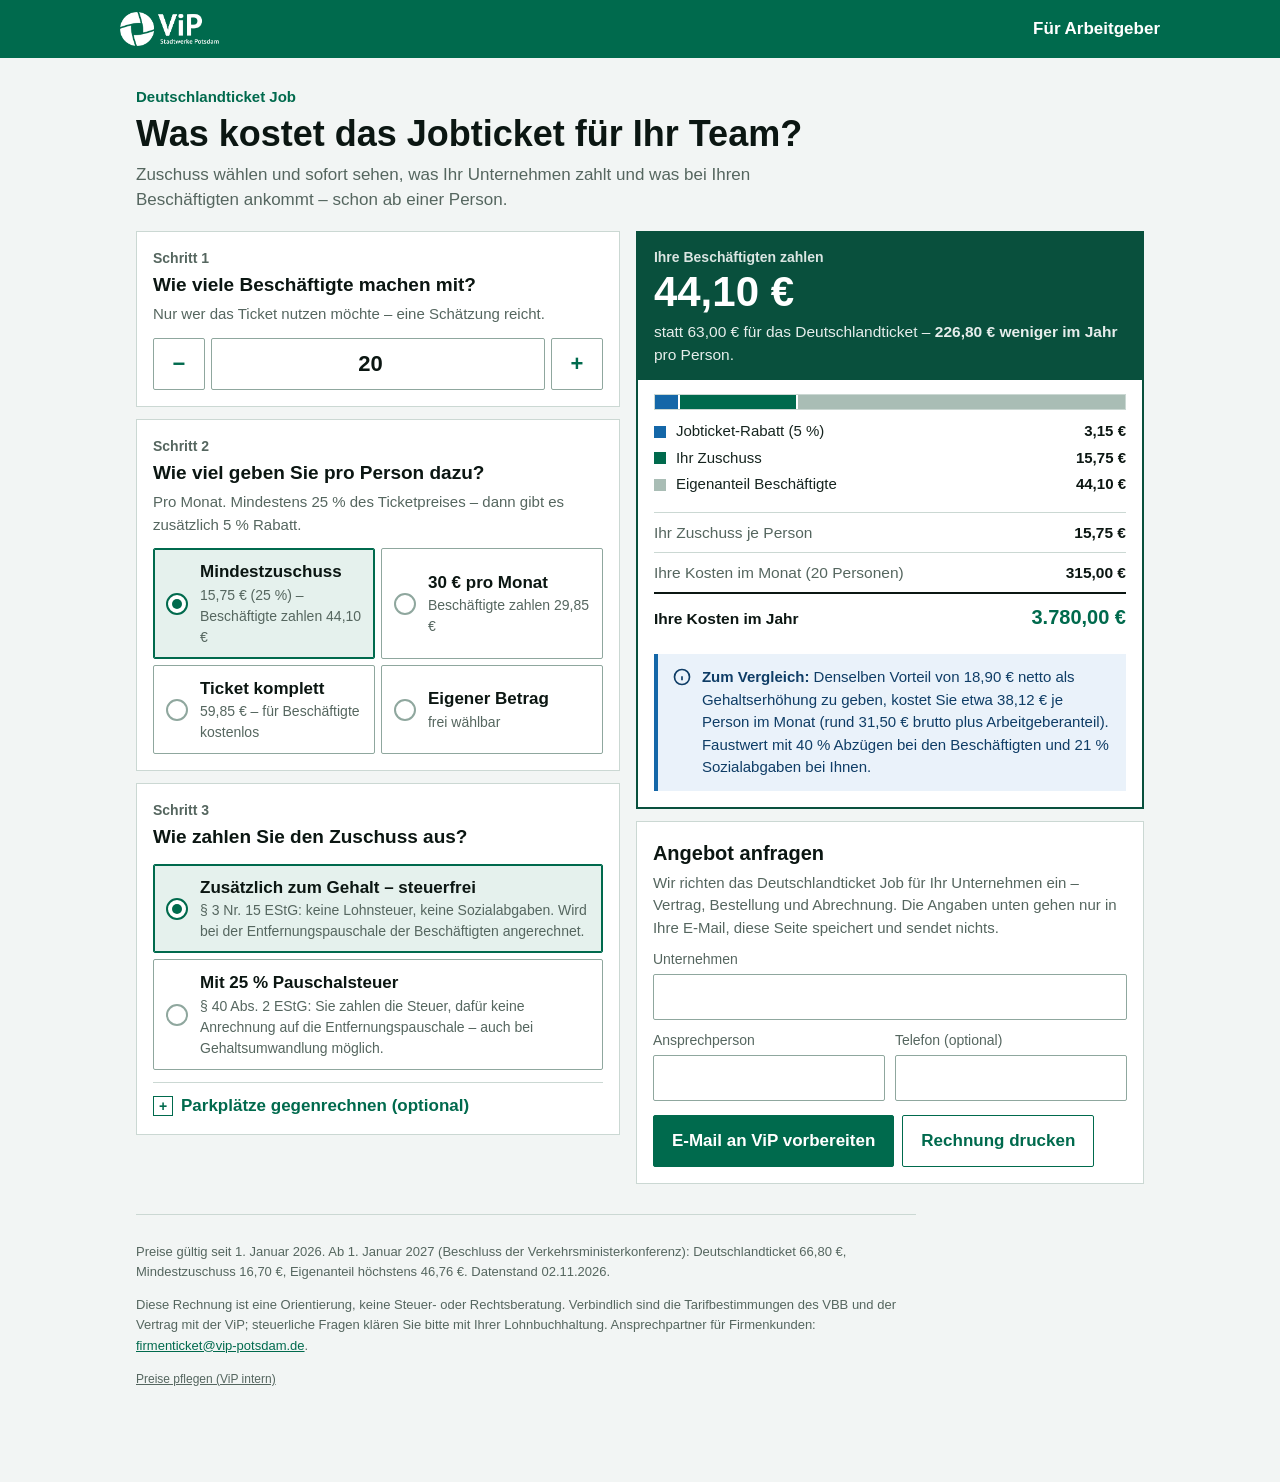
<file: jobticket/index.html>
<!doctype html>
<html lang="de">
<head>
<meta charset="utf-8">
<meta name="viewport" content="width=device-width, initial-scale=1, viewport-fit=cover">
<meta name="color-scheme" content="light dark">
<meta name="description" content="Was kostet das Deutschlandticket Job für Ihr Unternehmen? Zuschuss wählen, Kosten und Vorteil für Ihre Beschäftigten sofort sehen.">
<title>Jobticket-Rechner</title>
<style>
/* ============================================================
   ViP Jobticket-Rechner - eine Datei, keine Abhängigkeiten.
   Gestaltung "sachlich": eckig wie Haltestellenbeschilderung,
   flache Flächen, feste Linien, keine Schatten, keine Pillen,
   Systemschrift. Farben: ViP-Waldgrün #006A4D, Dunkelgrün #09503D,
   Seegrün #008963; Windrad-Orange/Blau nur für Hinweise.
   ============================================================ */
:root {
  --page: #F2F5F4;
  --surface: #FFFFFF;
  --tint: #E5F1ED;
  --line: #CBD8D3;
  --line-strong: #8FA79E;
  --ink: #16241F;
  --ink-strong: #0B1612;
  --muted: #55665F;
  --accent: #006A4D;
  --accent-dark: #09503D;
  --on-accent: #FFFFFF;
  --orange: #F39200;
  --blau: #1467A8;
  --warn-bg: #FFF4E0;
  --warn-ink: #5C3A00;
  --info-bg: #EAF2FA;
  --info-ink: #0F3D66;
  --font: "Segoe UI", Roboto, "Helvetica Neue", Arial, "Noto Sans", sans-serif;
}
@media (prefers-color-scheme: dark) {
  :root:not([data-theme="light"]) {
    --page: #0B1512; --surface: #13211C; --tint: #1A3A2F; --line: #2C433A; --line-strong: #4F6D62;
    --ink: #E3ECE8; --ink-strong: #FFFFFF; --muted: #9FB7AD; --accent: #3FB98F; --accent-dark: #3FB98F; --on-accent: #06120E;
    --orange: #F3A733; --blau: #6FB1E8; --warn-bg: #33270F; --warn-ink: #FFD58A; --info-bg: #122A40; --info-ink: #BFDDF7;
  }
}
:root[data-theme="dark"] {
  --page: #0B1512; --surface: #13211C; --tint: #1A3A2F; --line: #2C433A; --line-strong: #4F6D62;
  --ink: #E3ECE8; --ink-strong: #FFFFFF; --muted: #9FB7AD; --accent: #3FB98F; --accent-dark: #3FB98F; --on-accent: #06120E;
  --orange: #F3A733; --blau: #6FB1E8; --warn-bg: #33270F; --warn-ink: #FFD58A; --info-bg: #122A40; --info-ink: #BFDDF7;
}

* { box-sizing: border-box; }
html { -webkit-text-size-adjust: 100%; }
body { margin: 0; background: var(--page); color: var(--ink); font-family: var(--font); font-size: 17px; line-height: 1.5; }
button, select { font: inherit; color: inherit; }
button:focus-visible, a:focus-visible, select:focus-visible { outline: 3px solid var(--orange); outline-offset: 2px; }
.sr-only { position: absolute; width: 1px; height: 1px; overflow: hidden; clip: rect(0 0 0 0); white-space: nowrap; }
.hidden { display: none !important; }

/* ---------- Kopf ---------- */
.topbar { background: #006A4D; color: #FFFFFF; padding: 12px 16px; }
.topbar-inner { max-width: 1040px; margin: 0 auto; display: flex; align-items: center; gap: 12px; }
.logo { height: 34px; width: auto; display: block; }
.topbar-title { font-weight: 600; font-size: 17px; margin-inline-start: auto; }

.shell { max-width: 1040px; margin: 0 auto; padding: 0 16px 80px; }
body.embed .topbar { display: none; }
.intro { padding: 28px 0 18px; max-width: 680px; }
.kicker { font-size: 15px; font-weight: 600; color: var(--accent); margin: 0 0 4px; }
h1 { font-size: clamp(27px, 6vw, 36px); font-weight: 700; line-height: 1.15; margin: 0 0 8px; color: var(--ink-strong); }
.lede { margin: 0; color: var(--muted); }
input { font: inherit; color: inherit; }
input:focus-visible { outline: 3px solid var(--orange); outline-offset: 1px; }

.grid { display: grid; gap: 16px; grid-template-columns: 1fr; align-items: start; }
@media (min-width: 880px) { .grid { grid-template-columns: minmax(0, 1fr) minmax(0, 1.05fr); } .result-col { position: sticky; top: 16px; } }

.card { background: var(--surface); border: 1px solid var(--line); padding: 16px; }
.card + .card { margin-top: 12px; }
.label { font-size: 14px; font-weight: 600; color: var(--muted); margin: 0 0 2px; }
.q-title { font-size: 19px; font-weight: 700; margin: 0; color: var(--ink-strong); }
.q-hint { margin: 4px 0 0; color: var(--muted); font-size: 15px; }

.stepper { display: flex; align-items: stretch; gap: 6px; margin-top: 12px; }
.stepper button { flex: none; width: 52px; border-radius: 2px; border: 1px solid var(--line-strong); background: var(--surface); font-size: 22px; font-weight: 600; cursor: pointer; color: var(--accent); }
.stepper button:hover { border-color: var(--accent); background: var(--tint); }
.num { width: 100%; min-height: 52px; border-radius: 2px; border: 1px solid var(--line-strong); background: var(--surface); padding: 8px 12px; font-size: 22px; font-weight: 700; text-align: center; font-variant-numeric: tabular-nums; color: var(--ink-strong); }
.num:focus { border-color: var(--accent); outline: none; box-shadow: inset 0 0 0 1px var(--accent); }

.options { display: grid; gap: 6px; margin-top: 12px; grid-template-columns: 1fr; }
@media (min-width: 540px) { .options.cols2 { grid-template-columns: 1fr 1fr; } }
.opt { display: flex; align-items: center; gap: 12px; text-align: start; width: 100%; min-height: 54px; padding: 10px 12px; border-radius: 2px; cursor: pointer; background: var(--surface); border: 1px solid var(--line-strong); }
.opt:hover { border-color: var(--accent); background: var(--tint); }
.opt[aria-pressed="true"] { background: var(--tint); border-color: var(--accent); box-shadow: inset 0 0 0 1px var(--accent); }
.opt-main { font-weight: 600; color: var(--ink-strong); display: block; }
.opt-sub { font-size: 14px; color: var(--muted); display: block; font-variant-numeric: tabular-nums; }
.mark { flex: none; width: 22px; height: 22px; border: 2px solid var(--line-strong); border-radius: 50%; position: relative; background: var(--surface); }
.opt[aria-pressed="true"] .mark { border-color: var(--accent); }
.opt[aria-pressed="true"] .mark::after { content: ""; position: absolute; inset: 4px; border-radius: 50%; background: var(--accent); }
.custom { display: flex; align-items: center; gap: 8px; margin-top: 10px; }
.custom .num { font-size: 18px; text-align: end; max-width: 140px; min-height: 46px; }
.custom span { color: var(--muted); font-size: 15px; }

details.more { margin-top: 12px; border-top: 1px solid var(--line); padding-top: 10px; }
details.more summary { cursor: pointer; font-weight: 600; color: var(--accent); list-style: none; display: flex; align-items: center; gap: 8px; }
details.more summary::-webkit-details-marker { display: none; }
details.more summary::before { content: "+"; width: 18px; height: 18px; border: 1px solid var(--accent); display: flex; align-items: center; justify-content: center; font-size: 14px; line-height: 1; }
details.more[open] summary::before { content: "−"; }
.fields { display: grid; gap: 10px; margin-top: 10px; grid-template-columns: 1fr 1fr; }
.field label { display: block; font-size: 14px; color: var(--muted); margin-bottom: 4px; }
.field input { width: 100%; min-height: 46px; border-radius: 2px; border: 1px solid var(--line-strong); background: var(--surface); padding: 8px 12px; font-size: 17px; color: var(--ink-strong); }
.field input:focus { border-color: var(--accent); outline: none; box-shadow: inset 0 0 0 1px var(--accent); }
.field.wide { grid-column: 1 / -1; }

.result-card { padding: 0; border: 2px solid var(--accent-dark); }
.result-head { padding: 14px 16px; background: var(--accent-dark); color: var(--on-accent); }
.result-title { font-size: 14px; font-weight: 600; margin: 0 0 2px; opacity: .85; }
.big { font-size: clamp(32px, 7vw, 42px); font-weight: 700; line-height: 1.05; font-variant-numeric: tabular-nums; }
.big-sub { margin-top: 6px; font-size: 15.5px; opacity: .9; }
.big-sub b { font-weight: 700; }
.result-body { padding: 14px 16px 16px; }
.bar { display: flex; height: 16px; background: var(--page); border: 1px solid var(--line); }
.bar span { display: block; height: 100%; transition: width .2s; }
.bar span + span { border-inline-start: 2px solid var(--surface); }
.legend { list-style: none; margin: 10px 0 0; padding: 0; display: grid; gap: 4px; font-size: 15px; }
.legend li { display: flex; align-items: center; gap: 10px; }
.legend .sw { flex: none; width: 12px; height: 12px; }
.legend .what { flex: 1; }
.legend .val { font-variant-numeric: tabular-nums; font-weight: 600; color: var(--ink-strong); }
:root { --bar-rabatt: #1467A8; --bar-ag: #006A4D; --bar-an: #A9BDB5; }
.rows { margin: 16px 0 0; }
.row { display: flex; justify-content: space-between; align-items: baseline; gap: 12px; padding: 8px 0; border-top: 1px solid var(--line); font-size: 15.5px; }
.row .k { color: var(--muted); }
.row .v { font-weight: 700; color: var(--ink-strong); font-variant-numeric: tabular-nums; white-space: nowrap; }
.row.total { border-top: 2px solid var(--ink-strong); }
.row.total .k { color: var(--ink-strong); font-weight: 700; }
.row.total .v { color: var(--accent); font-size: 20px; }
.note { padding: 12px 14px; font-size: 15px; display: flex; gap: 10px; align-items: flex-start; margin-top: 14px; border-inline-start: 4px solid; }
.note.warn { background: var(--warn-bg); color: var(--warn-ink); border-color: var(--orange); }
.note.info { background: var(--info-bg); color: var(--info-ink); border-color: var(--blau); }
.note .ico { flex: none; width: 20px; height: 20px; margin-top: 1px; }
.note b { font-weight: 700; }

.cta { margin-top: 16px; }
.cta h2 { font-size: 20px; margin: 0 0 4px; color: var(--ink-strong); }
.actions { display: flex; gap: 8px; flex-wrap: wrap; margin-top: 14px; }
.btn { border: 1px solid var(--accent); border-radius: 2px; padding: 12px 18px; font-weight: 600; cursor: pointer; background: var(--accent); color: var(--on-accent); text-decoration: none; display: inline-block; }
.btn:hover { background: var(--accent-dark); border-color: var(--accent-dark); }
.btn.secondary { background: var(--surface); color: var(--accent); }
.btn.secondary:hover { background: var(--tint); }

.footer { margin-top: 30px; padding-top: 14px; border-top: 1px solid var(--line); font-size: 13px; color: var(--muted); line-height: 1.55; max-width: 780px; }
.footer a { color: var(--accent); }
.footer .pflege-link { color: var(--muted); font-size: 12px; }

@media (prefers-reduced-motion: reduce) { * { transition: none !important; } }
@media print {
  body { background: #fff; color: #000; }
  .topbar, .actions, .stepper button { display: none !important; }
  .grid { grid-template-columns: 1fr 1fr; }
  .result-col { position: static; }
}
</style>
<script id="pflege-quelle">
if (/[?&]pflege(=|&|$)/.test(location.search)) document.addEventListener('DOMContentLoaded', function () {
  window.PflegeQuelle = '<!doctype html>\n' + document.documentElement.outerHTML;
});
</script>
</head>
<body>

<header class="topbar">
  <div class="topbar-inner">
    <img class="logo" src="[data-uri]" alt="ViP Verkehrsbetrieb Potsdam">
    <div class="topbar-title">Für Arbeitgeber</div>
  </div>
</header>

<main class="shell">
  <section class="intro">
    <p class="kicker">Deutschlandticket Job</p>
    <h1>Was kostet das Jobticket für Ihr Team?</h1>
    <p class="lede">Zuschuss wählen und sofort sehen, was Ihr Unternehmen zahlt und was bei Ihren Beschäftigten ankommt – schon ab einer Person.</p>
  </section>

  <div class="grid">
    <!-- ============ Eingaben ============ -->
    <div>
      <section class="card">
        <p class="label">Schritt 1</p>
        <h2 class="q-title">Wie viele Beschäftigte machen mit?</h2>
        <p class="q-hint">Nur wer das Ticket nutzen möchte – eine Schätzung reicht.</p>
        <div class="stepper">
          <button type="button" id="minus" aria-label="Eine Person weniger">−</button>
          <label class="sr-only" for="anzahl">Anzahl Beschäftigte</label>
          <input class="num" id="anzahl" type="number" inputmode="numeric" min="1" max="100000" step="1" value="20">
          <button type="button" id="plus" aria-label="Eine Person mehr">+</button>
        </div>
      </section>

      <section class="card">
        <p class="label">Schritt 2</p>
        <h2 class="q-title">Wie viel geben Sie pro Person dazu?</h2>
        <p class="q-hint" id="zuschuss-hint">Pro Monat. Mindestens 25 % des Ticketpreises – dann gibt es zusätzlich 5 % Rabatt.</p>
        <div class="options cols2" id="zuschuss-opts" role="group" aria-label="Zuschuss pro Person"></div>
        <div class="custom" id="custom-row">
          <label class="sr-only" for="zuschuss-eigen">Eigener Zuschuss in Euro</label>
          <input class="num" id="zuschuss-eigen" type="number" inputmode="decimal" min="0" step="0.5" value="25">
          <span id="custom-hint">€ pro Person und Monat</span>
        </div>
      </section>

      <section class="card">
        <p class="label">Schritt 3</p>
        <h2 class="q-title">Wie zahlen Sie den Zuschuss aus?</h2>
        <div class="options" id="steuer-opts" role="group" aria-label="Steuerliche Behandlung">
          <button class="opt" type="button" data-steuer="frei"><span class="mark"></span><span>
            <span class="opt-main">Zusätzlich zum Gehalt – steuerfrei</span>
            <span class="opt-sub">§ 3 Nr. 15 EStG: keine Lohnsteuer, keine Sozialabgaben. Wird bei der Entfernungspauschale der Beschäftigten angerechnet.</span></span></button>
          <button class="opt" type="button" data-steuer="pauschal"><span class="mark"></span><span>
            <span class="opt-main" id="pauschal-titel">Mit 25 % Pauschalsteuer</span>
            <span class="opt-sub">§ 40 Abs. 2 EStG: Sie zahlen die Steuer, dafür keine Anrechnung auf die Entfernungspauschale – auch bei Gehaltsumwandlung möglich.</span></span></button>
        </div>
        <details class="more" id="park-details">
          <summary>Parkplätze gegenrechnen (optional)</summary>
          <div class="fields">
            <div class="field"><label for="park-kosten">Kosten je Stellplatz / Monat</label><input id="park-kosten" type="number" inputmode="decimal" min="0" step="5" placeholder="z. B. 80"></div>
            <div class="field"><label for="park-anzahl">Stellplätze, die frei würden</label><input id="park-anzahl" type="number" inputmode="numeric" min="0" step="1" placeholder="z. B. 5"></div>
          </div>
        </details>
      </section>
    </div>

    <!-- ============ Ergebnis ============ -->
    <div class="result-col">
      <section class="card result-card" aria-live="polite">
        <div class="result-head">
          <p class="result-title">Ihre Beschäftigten zahlen</p>
          <div class="big" id="r-an"></div>
          <div class="big-sub" id="r-an-sub"></div>
        </div>
        <div class="result-body">
          <div class="split">
            <div class="bar" id="r-bar" aria-hidden="true"></div>
            <ul class="legend" id="r-legend"></ul>
          </div>
          <div class="rows" id="r-rows"></div>
          <div id="r-notes"></div>
        </div>
      </section>

      <section class="card cta" id="kontakt">
        <h2>Angebot anfragen</h2>
        <p class="q-hint">Wir richten das Deutschlandticket Job für Ihr Unternehmen ein – Vertrag, Bestellung und Abrechnung. Die Angaben unten gehen nur in Ihre E-Mail, diese Seite speichert und sendet nichts.</p>
        <div class="fields">
          <div class="field wide"><label for="k-firma">Unternehmen</label><input id="k-firma" type="text" autocomplete="organization"></div>
          <div class="field"><label for="k-name">Ansprechperson</label><input id="k-name" type="text" autocomplete="name"></div>
          <div class="field"><label for="k-tel">Telefon (optional)</label><input id="k-tel" type="tel" autocomplete="tel"></div>
        </div>
        <div class="actions">
          <a class="btn" id="mail" href="#">E-Mail an ViP vorbereiten</a>
          <button class="btn secondary" type="button" id="print">Rechnung drucken</button>
        </div>
      </section>
    </div>
  </div>

  <footer class="footer">
    <p id="stand-line"></p>
    <p>Diese Rechnung ist eine Orientierung, keine Steuer- oder Rechtsberatung. Verbindlich sind die Tarifbestimmungen des VBB und der Vertrag mit der ViP; steuerliche Fragen klären Sie bitte mit Ihrer Lohnbuchhaltung. Ansprechpartner für Firmenkunden: <a href="mailto:firmenticket@vip-potsdam.de">firmenticket@vip-potsdam.de</a>.</p>
    <p><a class="pflege-link" href="?pflege">Preise pflegen (ViP intern)</a></p>
  </footer>
</main>

<!-- ============================================================
     DATEN - am einfachsten mit preispflege/index.html ändern.
     Preise als Paar [laufendes Jahr, Folgejahr].
     ============================================================ -->
<script id="jobticket-data" type="application/json">
{
  "stand": "2026-11-02",
  "jahre": [
    { "key": "2026", "ab": "2026-01-01", "hinweis": "" },
    { "key": "2027", "ab": "2027-01-01", "hinweis": "Beschluss der Verkehrsministerkonferenz" }
  ],
  "dticket": [63.00, 66.80],
  "rabattProzent": 5,
  "mindestzuschussProzent": 25,
  "pauschalsteuerProzent": 25,
  "soliProzent": 5.5,
  "faustwert": {
    "abzuegeBeschaeftigteProzent": 40,
    "svArbeitgeberProzent": 21
  },
  "email": "firmenticket@vip-potsdam.de"
}
</script>

<!-- ============================================================
     RECHENLOGIK - reine Funktion ohne DOM, getestet mit
     node jobticket/test/rechner-test.mjs
     ============================================================ -->
<script id="jobticket-engine">
var JobticketRechner = (function () {
  'use strict';
  function r2(x) { return Math.round(x * 100) / 100; }
  function eur(x) {
    var s = Math.abs(x).toFixed(2).split('.');
    s[0] = s[0].replace(/\B(?=(\d{3})+(?!\d))/g, '.');
    return (x < 0 ? '−' : '') + s[0] + ',' + s[1] + ' €';
  }

  // e = { jahrIndex, anzahl, zuschuss: Zahl oder 'min' oder 'voll', steuer: 'frei'|'pauschal',
  //       parkKosten, parkAnzahl }
  function rechnen(e, D) {
    var j = e.jahrIndex || 0;
    var n = Math.max(1, Math.floor(Number(e.anzahl) || 1));
    var preis = D.dticket[j];
    var rabatt = r2(preis * D.rabattProzent / 100);
    var jobPreis = r2(preis - rabatt);
    var minZ = r2(preis * D.mindestzuschussProzent / 100);

    var z;
    if (e.zuschuss === 'min') z = minZ;
    else if (e.zuschuss === 'voll') z = jobPreis;
    else z = r2(Math.max(0, Number(e.zuschuss) || 0));
    var gekappt = z > jobPreis;
    if (gekappt) z = jobPreis;
    var zulaessig = z + 0.001 >= minZ;

    // Unter dem Mindestzuschuss gibt es kein Deutschlandticket Job:
    // Beschäftigte zahlen dann den normalen Preis abzüglich Zuschuss.
    var an = zulaessig ? r2(jobPreis - z) : r2(Math.max(0, preis - z));
    var pauschal = e.steuer === 'pauschal';
    var steuer = pauschal ? r2(z * D.pauschalsteuerProzent / 100 * (1 + D.soliProzent / 100)) : 0;
    var agPerson = r2(z + steuer);
    var agMonat = r2(agPerson * n);
    var parkKosten = Math.max(0, Number(e.parkKosten) || 0);
    var parkAnzahl = Math.max(0, Math.floor(Number(e.parkAnzahl) || 0));
    var park = r2(parkKosten * parkAnzahl);

    // Faustwert: Welche Gehaltserhöhung bringt netto denselben Vorteil?
    var vorteil = r2(preis - an);
    var abzug = D.faustwert.abzuegeBeschaeftigteProzent / 100;
    var brutto = r2(vorteil / (1 - abzug));
    var bruttoAG = r2(brutto * (1 + D.faustwert.svArbeitgeberProzent / 100));

    return {
      anzahl: n, preis: preis, rabatt: zulaessig ? rabatt : 0, jobPreis: jobPreis, mindestzuschuss: minZ,
      zuschuss: z, zulaessig: zulaessig, gekappt: gekappt, beschaeftigte: an,
      vorteilProPerson: vorteil, vorteilJahr: r2(vorteil * 12),
      steuerProPerson: steuer, arbeitgeberProPerson: agPerson,
      arbeitgeberMonat: agMonat, arbeitgeberJahr: r2(agMonat * 12),
      parkMonat: park, nettoMonat: r2(agMonat - park), nettoJahr: r2((agMonat - park) * 12),
      gehaltBrutto: brutto, gehaltArbeitgeber: bruttoAG, gehaltArbeitgeberMonat: r2(bruttoAG * n)
    };
  }

  return { rechnen: rechnen, eur: eur };
})();
</script>

<script>
// Start erst nach dem Laden: so kann die Preispflege (?pflege) vorher die
// unveränderte Seite sichern.
document.addEventListener('DOMContentLoaded', function () {
  'use strict';
  var D = JSON.parse(document.getElementById('jobticket-data').textContent);
  var R = JobticketRechner, eur = R.eur;
  var params = new URLSearchParams(location.search);
  if (params.get('embed') === '1') document.body.classList.add('embed');
  var jahrIndex = 0;
  var heute = new Date();
  D.jahre.forEach(function (y, i) { if (new Date(y.ab) <= heute) jahrIndex = i; });
  if (params.get('jahr')) D.jahre.forEach(function (y, i) { if (y.key === params.get('jahr')) jahrIndex = i; });

  var state = { anzahl: 20, zuschuss: 'min', eigen: 25, steuer: 'frei', parkKosten: '', parkAnzahl: '' };

  // Zustand im Hash, damit Vertrieb einen fertig gerechneten Link verschicken kann.
  (function readHash() {
    var h = new URLSearchParams(location.hash.replace(/^#/, ''));
    if (h.get('n')) state.anzahl = Math.max(1, parseInt(h.get('n'), 10) || 20);
    if (h.get('z')) {
      if (h.get('z') === 'min' || h.get('z') === 'voll' || h.get('z') === '30') state.zuschuss = h.get('z');
      else { state.zuschuss = 'eigen'; state.eigen = parseFloat(h.get('z').replace(',', '.')) || 0; }
    }
    if (h.get('s') === 'pauschal') state.steuer = 'pauschal';
    if (h.get('pk')) state.parkKosten = h.get('pk');
    if (h.get('pa')) state.parkAnzahl = h.get('pa');
  })();
  function writeHash() {
    var h = new URLSearchParams();
    h.set('n', state.anzahl);
    h.set('z', state.zuschuss === 'eigen' ? String(state.eigen) : state.zuschuss);
    if (state.steuer !== 'frei') h.set('s', state.steuer);
    if (state.parkKosten) h.set('pk', state.parkKosten);
    if (state.parkAnzahl) h.set('pa', state.parkAnzahl);
    try { history.replaceState(null, '', '#' + h.toString()); } catch (e) { /* sandboxed */ }
  }

  var $ = function (id) { return document.getElementById(id); };
  function pz(x) { return String(x).replace('.', ',') + ' %'; }
  // Prozentsätze stehen in den Daten - die Texte folgen ihnen.
  $('zuschuss-hint').textContent = 'Pro Monat. Mindestens ' + pz(D.mindestzuschussProzent) + ' des Ticketpreises – dann gibt es zusätzlich ' + pz(D.rabattProzent) + ' Rabatt.';
  $('pauschal-titel').textContent = 'Mit ' + pz(D.pauschalsteuerProzent) + ' Pauschalsteuer';
  var basis = R.rechnen({ jahrIndex: jahrIndex, anzahl: 1, zuschuss: 'min' }, D);

  // Zuschuss-Optionen mit den Beträgen des gültigen Jahres
  var OPTS = [
    { v: 'min', main: 'Mindestzuschuss', sub: eur(basis.mindestzuschuss) + ' (' + pz(D.mindestzuschussProzent) + ') – Beschäftigte zahlen ' + eur(basis.jobPreis - basis.mindestzuschuss) },
    { v: '30', main: '30 € pro Monat', sub: 'Beschäftigte zahlen ' + eur(basis.jobPreis - 30) },
    { v: 'voll', main: 'Ticket komplett', sub: eur(basis.jobPreis) + ' – für Beschäftigte kostenlos' },
    { v: 'eigen', main: 'Eigener Betrag', sub: 'frei wählbar' }
  ];
  $('zuschuss-opts').innerHTML = OPTS.map(function (o) {
    return '<button class="opt" type="button" data-zuschuss="' + o.v + '"><span class="mark"></span><span><span class="opt-main">' + o.main + '</span><span class="opt-sub">' + o.sub + '</span></span></button>';
  }).join('');

  function zuschussWert() {
    if (state.zuschuss === 'min' || state.zuschuss === 'voll') return state.zuschuss;
    if (state.zuschuss === '30') return 30;
    return state.eigen;
  }

  var ICON_INFO = '<svg class="ico" viewBox="0 0 24 24" fill="none" stroke="currentColor" stroke-width="2"><circle cx="12" cy="12" r="9"/><path d="M12 11v5M12 8h.01"/></svg>';
  var ICON_WARN = '<svg class="ico" viewBox="0 0 24 24" fill="none" stroke="currentColor" stroke-width="2"><path d="M12 3l9.5 16.5h-19L12 3z"/><path d="M12 10v4M12 17h.01"/></svg>';
  function row(k, v, cls) { return '<div class="row' + (cls ? ' ' + cls : '') + '"><span class="k">' + k + '</span><span class="v">' + v + '</span></div>'; }
  function pers(n) { return n === 1 ? '1 Person' : n.toLocaleString('de-DE') + ' Personen'; }

  function setVal(id, v) { var el = $(id); if (document.activeElement !== el) el.value = v; }
  function render() {
    // Felder, in denen gerade getippt wird, nicht überschreiben ("25," bliebe sonst nicht stehen).
    setVal('anzahl', state.anzahl); setVal('zuschuss-eigen', state.eigen);
    $('custom-row').classList.toggle('hidden', state.zuschuss !== 'eigen');
    document.querySelectorAll('[data-zuschuss]').forEach(function (b) { b.setAttribute('aria-pressed', String(b.dataset.zuschuss === state.zuschuss)); });
    document.querySelectorAll('[data-steuer]').forEach(function (b) { b.setAttribute('aria-pressed', String(b.dataset.steuer === state.steuer)); });
    setVal('park-kosten', state.parkKosten); setVal('park-anzahl', state.parkAnzahl);
    if (state.parkKosten || state.parkAnzahl) $('park-details').open = true;

    var r = R.rechnen({ jahrIndex: jahrIndex, anzahl: state.anzahl, zuschuss: zuschussWert(), steuer: state.steuer,
      parkKosten: state.parkKosten, parkAnzahl: state.parkAnzahl }, D);

    $('r-an').textContent = eur(r.beschaeftigte);
    $('r-an-sub').innerHTML = 'statt ' + eur(r.preis) + ' für das Deutschlandticket – <b>' + eur(r.vorteilJahr) + ' weniger im Jahr</b> pro Person.';

    var parts = [
      { w: r.rabatt, c: 'var(--bar-rabatt)', t: 'Jobticket-Rabatt (' + pz(D.rabattProzent) + ')' },
      { w: r.zuschuss, c: 'var(--bar-ag)', t: 'Ihr Zuschuss' },
      { w: r.beschaeftigte, c: 'var(--bar-an)', t: 'Eigenanteil Beschäftigte' }
    ];
    $('r-bar').innerHTML = parts.filter(function (p) { return p.w > 0; }).map(function (p) {
      return '<span style="width:' + (p.w / r.preis * 100).toFixed(2) + '%;background:' + p.c + '"></span>';
    }).join('');
    $('r-legend').innerHTML = parts.map(function (p) {
      return '<li><span class="sw" style="background:' + p.c + '"></span><span class="what">' + p.t + '</span><span class="val">' + eur(p.w) + '</span></li>';
    }).join('');

    var rows = row('Ihr Zuschuss je Person', eur(r.zuschuss));
    if (r.steuerProPerson) rows += row('Pauschalsteuer inkl. Soli je Person', eur(r.steuerProPerson));
    rows += row('Ihre Kosten im Monat (' + pers(r.anzahl) + ')', eur(r.arbeitgeberMonat));
    if (r.parkMonat > 0) rows += row('Weniger Kosten für Stellplätze', eur(-r.parkMonat));
    rows += row('Ihre Kosten im Jahr', eur(r.parkMonat > 0 ? r.nettoJahr : r.arbeitgeberJahr), 'total');
    $('r-rows').innerHTML = rows;

    var notes = '';
    if (!r.zulaessig) {
      notes += '<div class="note warn">' + ICON_WARN + '<span><b>Unter dem Mindestzuschuss von ' + eur(r.mindestzuschuss) + '</b> ist das Deutschlandticket Job nicht möglich – es entfällt auch der Rabatt. Ihre Beschäftigten zahlen dann den normalen Preis abzüglich Ihres Zuschusses.</span></div>';
    }
    if (r.gekappt) {
      notes += '<div class="note info">' + ICON_INFO + '<span>Mehr als ' + eur(r.jobPreis) + ' sind nicht nötig – damit ist das Ticket für Ihre Beschäftigten bereits kostenlos.</span></div>';
    }
    if (r.zulaessig && r.vorteilProPerson > 0) {
      notes += '<div class="note info">' + ICON_INFO + '<span><b>Zum Vergleich:</b> Denselben Vorteil von ' + eur(r.vorteilProPerson) + ' netto als Gehaltserhöhung zu geben, kostet Sie etwa ' + eur(r.gehaltArbeitgeber) + ' je Person im Monat (rund ' + eur(r.gehaltBrutto) + ' brutto plus Arbeitgeberanteil). Faustwert mit ' + D.faustwert.abzuegeBeschaeftigteProzent + ' % Abzügen bei den Beschäftigten und ' + D.faustwert.svArbeitgeberProzent + ' % Sozialabgaben bei Ihnen.</span></div>';
    }
    $('r-notes').innerHTML = notes;

    var naechstes = D.jahre[jahrIndex + 1];
    var rNext = naechstes ? R.rechnen({ jahrIndex: jahrIndex + 1, anzahl: 1, zuschuss: 'min' }, D) : null;
    var jetzt = D.jahre[jahrIndex];
    $('stand-line').textContent = 'Preise gültig seit 1. Januar ' + jetzt.key + (jetzt.hinweis ? ' (' + jetzt.hinweis + ')' : '') + '.'
      + (rNext ? ' Ab 1. Januar ' + naechstes.key + (naechstes.hinweis ? ' (' + naechstes.hinweis + ')' : '') + ': Deutschlandticket ' + eur(rNext.preis) + ', Mindestzuschuss ' + eur(rNext.mindestzuschuss) + ', Eigenanteil höchstens ' + eur(rNext.beschaeftigte) + '.' : '')
      + ' Datenstand ' + D.stand.split('-').reverse().join('.') + '.';

    updateMail(r);
    writeHash();
  }

  function updateMail(r) {
    var firma = $('k-firma').value.trim(), name = $('k-name').value.trim(), tel = $('k-tel').value.trim();
    var body = [
      'Guten Tag,',
      '',
      'wir interessieren uns für das Deutschlandticket Job' + (firma ? ' für ' + firma : '') + '.',
      '',
      'Unsere Rechnung mit dem ViP-Jobticket-Rechner:',
      '- Beschäftigte: etwa ' + r.anzahl,
      '- Zuschuss je Person und Monat: ' + eur(r.zuschuss),
      '- Eigenanteil der Beschäftigten: ' + eur(r.beschaeftigte),
      '- Steuerliche Behandlung: ' + (state.steuer === 'pauschal' ? pz(D.pauschalsteuerProzent) + ' Pauschalsteuer' : 'steuerfrei zusätzlich zum Gehalt'),
      '',
      'Bitte melden Sie sich für ein Angebot.',
      '',
      'Viele Grüße',
      name || '',
      firma || '',
      tel ? 'Telefon: ' + tel : '',
      '',
      'Link zur Rechnung: ' + location.href
    ].join('\n').replace(/\n{3,}/g, '\n\n');
    var subject = 'Anfrage Deutschlandticket Job' + (firma ? ' – ' + firma : '');
    $('mail').href = 'mailto:' + D.email + '?subject=' + encodeURIComponent(subject) + '&body=' + encodeURIComponent(body);
  }

  // ---------- Bedienung ----------
  function setAnzahl(v) { state.anzahl = Math.min(100000, Math.max(1, Math.floor(v) || 1)); render(); }
  $('minus').addEventListener('click', function () { setAnzahl(state.anzahl - 1); });
  $('plus').addEventListener('click', function () { setAnzahl(state.anzahl + 1); });
  $('anzahl').addEventListener('change', function (e) { setAnzahl(parseInt(e.target.value, 10)); });
  $('anzahl').addEventListener('input', function (e) { var v = parseInt(e.target.value, 10); if (v >= 1) { state.anzahl = Math.min(100000, v); render(); } });
  $('zuschuss-opts').addEventListener('click', function (e) {
    var b = e.target.closest('[data-zuschuss]'); if (!b) return;
    state.zuschuss = b.dataset.zuschuss; render();
    if (state.zuschuss === 'eigen') $('zuschuss-eigen').focus();
  });
  $('zuschuss-eigen').addEventListener('input', function (e) { state.eigen = parseFloat(String(e.target.value).replace(',', '.')) || 0; render(); });
  $('steuer-opts').addEventListener('click', function (e) {
    var b = e.target.closest('[data-steuer]'); if (!b) return;
    state.steuer = b.dataset.steuer; render();
  });
  ['park-kosten', 'park-anzahl'].forEach(function (id) {
    $(id).addEventListener('input', function (e) { state[id === 'park-kosten' ? 'parkKosten' : 'parkAnzahl'] = e.target.value; render(); });
  });
  ['k-firma', 'k-name', 'k-tel'].forEach(function (id) {
    $(id).addEventListener('input', function () { render(); });
  });
  $('print').addEventListener('click', function () { window.print(); });

  render();
});
</script>
<!-- PFLEGE:START - eingebaut aus preispflege/ (dort ändern, dann node preispflege/einbauen.mjs) -->
<script id="pflege-code">
// Stil erst nach dem Sichern der Seite einfügen, sonst wanderte er in die gespeicherte Datei.
if (/[?&]pflege(=|&|$)/.test(location.search)) document.addEventListener('DOMContentLoaded', function () {
  var pflegeStil = document.createElement('style');
  pflegeStil.textContent = "/* Preispflege-Ansicht (nur mit ?pflege). Alles unter #pf, damit die\n   Stile der Seite und des Editors sich nicht in die Quere kommen. */\n#pf { position: fixed; inset: 0; z-index: 99999; overflow-y: auto; background: #F2F5F4; color: #16241F;\n  font-family: \"Segoe UI\", Roboto, \"Helvetica Neue\", Arial, \"Noto Sans\", sans-serif; font-size: 16px; line-height: 1.5; text-align: left; direction: ltr; }\n#pf * { box-sizing: border-box; letter-spacing: normal; }\n#pf button, #pf input { font: inherit; color: inherit; }\n#pf button:focus-visible, #pf input:focus-visible, #pf a:focus-visible { outline: 3px solid #F39200; outline-offset: 1px; }\n#pf .pf-top { background: #09503D; color: #fff; padding: 12px 16px; position: sticky; top: 0; z-index: 3; }\n#pf .pf-top-in { max-width: 1100px; margin: 0 auto; display: flex; gap: 12px; align-items: center; flex-wrap: wrap; }\n#pf .pf-top b { font-size: 18px; }\n#pf .pf-top span { opacity: .85; font-size: 14.5px; }\n#pf .pf-top a { margin-left: auto; color: #fff; border: 1px solid rgba(255,255,255,.7); padding: 6px 12px; text-decoration: none; font-weight: 600; font-size: 14px; }\n#pf .pf-main { max-width: 1100px; margin: 0 auto; padding: 18px 16px 110px; }\n#pf h2 { font-size: 19px; margin: 0 0 4px; color: #0B1612; }\n#pf p { margin: 0 0 8px; }\n#pf .pf-muted { color: #55665F; font-size: 14.5px; }\n#pf .pf-card { background: #fff; border: 1px solid #CBD8D3; padding: 16px; margin-bottom: 14px; }\n#pf .pf-steps { margin: 0 0 14px; padding: 0; list-style: none; display: grid; grid-template-columns: repeat(3, 1fr); gap: 8px; counter-reset: s; }\n@media (max-width: 760px) { #pf .pf-steps { grid-template-columns: 1fr; } }\n#pf .pf-steps li { counter-increment: s; background: #fff; border: 1px solid #CBD8D3; padding: 10px 12px 10px 46px; position: relative; font-size: 15px; }\n#pf .pf-steps li::before { content: counter(s); position: absolute; left: 10px; top: 10px; width: 26px; height: 26px; background: #006A4D; color: #fff; font-weight: 700; display: flex; align-items: center; justify-content: center; }\n#pf .pf-btn { border: 1px solid #006A4D; border-radius: 2px; padding: 10px 16px; font-weight: 600; cursor: pointer; background: #006A4D; color: #fff; }\n#pf .pf-btn:hover { background: #09503D; }\n#pf .pf-btn.pf-sec { background: #fff; color: #006A4D; }\n#pf .pf-btn.pf-sec:hover { background: #E5F1ED; }\n#pf .pf-btn.pf-small { padding: 3px 8px; font-size: 13px; }\n#pf .pf-btn:disabled { opacity: .45; cursor: not-allowed; }\n#pf .pf-row { display: flex; gap: 8px; flex-wrap: wrap; margin-top: 10px; }\n#pf .pf-meta { display: grid; grid-template-columns: repeat(auto-fit, minmax(220px, 1fr)); gap: 10px; margin-top: 10px; }\n#pf .pf-meta label { display: block; font-size: 13px; color: #55665F; margin-bottom: 3px; }\n#pf .pf-meta input { width: 100%; min-height: 40px; border: 1px solid #8FA79E; border-radius: 2px; padding: 6px 10px; background: #fff; }\n#pf table { width: 100%; border-collapse: collapse; font-size: 15px; }\n#pf caption { text-align: left; font-weight: 700; font-size: 16px; color: #0B1612; padding: 14px 0 6px; }\n#pf th { text-align: left; font-size: 13px; font-weight: 600; color: #55665F; padding: 6px 8px; border-bottom: 2px solid #0B1612; }\n#pf th.n, #pf td.n { text-align: right; }\n#pf td { padding: 4px 8px; border-bottom: 1px solid #CBD8D3; vertical-align: middle; }\n#pf td.pf-name { width: 46%; }\n#pf td.pf-name small { display: block; color: #55665F; font-size: 12.5px; }\n#pf td input { width: 110px; min-height: 36px; text-align: right; border: 1px solid #8FA79E; border-radius: 2px; padding: 4px 8px; background: #fff; font-variant-numeric: tabular-nums; }\n#pf td input.pf-text { width: 100%; text-align: left; }\n#pf tr.pf-changed td { background: #E5F1ED; }\n#pf tr.pf-changed td.pf-name::before { content: \"geändert · \"; color: #006A4D; font-size: 12px; font-weight: 700; }\n#pf td.pf-diff { color: #55665F; font-size: 13.5px; white-space: nowrap; font-variant-numeric: tabular-nums; }\n#pf input.pf-bad { border-color: #C41E25; background: #FCE8E8; }\n#pf input.pf-warn { border-color: #F39200; background: #FFF4E0; }\n#pf .pf-msg { font-size: 12.5px; display: block; }\n#pf .pf-msg.bad { color: #7A1216; } #pf .pf-msg.warn { color: #5C3A00; }\n@media (max-width: 700px) {\n  #pf table, #pf tbody, #pf tr, #pf td { display: block; width: 100%; }\n  #pf thead { display: none; }\n  #pf tr { border-bottom: 1px solid #CBD8D3; padding: 6px 0; }\n  #pf td { border: 0; padding: 3px 0; }\n  #pf td[data-h]::before { content: attr(data-h) \": \"; color: #55665F; font-size: 13px; display: inline-block; min-width: 60px; }\n}\n#pf .pf-note { padding: 10px 14px; font-size: 15px; border-left: 4px solid; margin: 8px 0; }\n#pf .pf-note.ok { background: #E5F3E8; color: #1D4F28; border-color: #006A4D; }\n#pf .pf-note.warn { background: #FFF4E0; color: #5C3A00; border-color: #F39200; }\n#pf .pf-note.bad { background: #FCE8E8; color: #7A1216; border-color: #C41E25; }\n#pf .pf-note.info { background: #EAF2FA; color: #0F3D66; border-color: #1467A8; }\n#pf .pf-note ul { margin: 4px 0 0; padding-left: 18px; }\n#pf details summary { cursor: pointer; font-weight: 600; color: #006A4D; margin: 8px 0; }\n#pf code { font-family: ui-monospace, Menlo, Consolas, monospace; font-size: .9em; background: #F2F5F4; padding: 1px 4px; }\n#pf .pf-bar { position: fixed; left: 0; right: 0; bottom: 0; background: #fff; border-top: 2px solid #0B1612; z-index: 4; }\n#pf .pf-bar-in { max-width: 1100px; margin: 0 auto; padding: 12px 16px; display: flex; gap: 10px; flex-wrap: wrap; align-items: center; }\n#pf .pf-status { margin-right: auto; font-weight: 600; }";
  document.head.appendChild(pflegeStil);
});

/* ---- pflege-kern.js ---- */
var PreisPflege = (function () {
  'use strict';

  var TOOLS = {
    tarif: { dataId: 'tarif-data', name: 'Tarifberater' },
    job: { dataId: 'jobticket-data', name: 'Jobticket-Rechner' }
  };

  function dataRegex(id) { return new RegExp('(<script id="' + id + '" type="application/json">)([\\s\\S]*?)(<\/script>)'); }

  // Erkennt das Tool und liest den Datenblock.
  function findData(html) {
    for (var k in TOOLS) {
      var m = html.match(dataRegex(TOOLS[k].dataId));
      if (m) return { tool: k, name: TOOLS[k].name, data: JSON.parse(m[2]) };
    }
    return null;
  }

  function isPair(v) { return Array.isArray(v) && v.length === 2 && typeof v[0] === 'number' && typeof v[1] === 'number'; }
  function r2(x) { return Math.round(x * 100) / 100; }

  // JSON im selben gut lesbaren Format wie von Hand gepflegt: Preispaare und
  // kurze Objekte in einer Zeile, Preise immer mit zwei Nachkommastellen.
  function serialize(v, ind) {
    ind = ind || '';
    var nx = ind + '  ';
    if (isPair(v)) return '[' + v[0].toFixed(2) + ', ' + v[1].toFixed(2) + ']';
    if (Array.isArray(v)) {
      if (v.every(function (x) { return x === null || typeof x !== 'object'; })) return JSON.stringify(v).replace(/,/g, ', ');
      return '[\n' + v.map(function (x) { return nx + inline(x); }).join(',\n') + '\n' + ind + ']';
    }
    if (v && typeof v === 'object') {
      var keys = Object.keys(v);
      var one = inline(v);
      if (one.length + ind.length <= 110 && keys.every(function (k) { var x = v[k]; return !x || typeof x !== 'object' || isPair(x); })) return one;
      return '{\n' + keys.map(function (k) { return nx + JSON.stringify(k) + ': ' + serialize(v[k], nx); }).join(',\n') + '\n' + ind + '}';
    }
    return JSON.stringify(v);
  }
  function inline(v) {
    if (isPair(v)) return serialize(v);
    if (Array.isArray(v)) return '[' + v.map(inline).join(', ') + ']';
    if (v && typeof v === 'object') return '{ ' + Object.keys(v).map(function (k) { return JSON.stringify(k) + ': ' + inline(v[k]); }).join(', ') + ' }';
    return JSON.stringify(v);
  }

  function replaceData(html, tool, data) {
    var re = dataRegex(TOOLS[tool].dataId);
    if (!re.test(html)) throw new Error('Datenblock nicht gefunden');
    var json = '\n' + serialize(data) + '\n';
    return html.replace(re, function (m, a, b, c) { return a + json + c; });
  }

  // Alle Preispaare und Einzelwerte mit Pfad, in Dateireihenfolge.
  var SKIP = { stand: 1, jahre: 1, abgeleitet: 1 };
  function flatten(data) {
    var out = [];
    (function walk(o, path) {
      Object.keys(o).forEach(function (k) {
        if (!path.length && SKIP[k]) return;
        var v = o[k], p = path.concat(k);
        if (isPair(v)) out.push({ path: p, kind: 'pair', value: v });
        else if (typeof v === 'number') out.push({ path: p, kind: 'number', value: v });
        else if (typeof v === 'string') out.push({ path: p, kind: 'text', value: v });
        else if (v && typeof v === 'object' && !Array.isArray(v)) walk(v, p);
      });
    })(data, []);
    return out;
  }
  function getPath(o, p) { return p.reduce(function (a, k) { return a == null ? a : a[k]; }, o); }
  function setPath(o, p, v) { var last = p[p.length - 1]; getPath(o, p.slice(0, -1))[last] = v; }

  // Jahreswechsel: Folgejahr wird laufendes Jahr, neues Folgejahr = Vorjahr + 1.
  function yearRollover(data, heute) {
    var d = JSON.parse(JSON.stringify(data));
    var next = d.jahre[1];
    var neu = String(Number(next.key) + 1);
    d.jahre = [{ key: next.key, ab: next.ab, hinweis: '' }, { key: neu, ab: neu + '-01-01', hinweis: 'Preise noch nicht veröffentlicht' }];
    flatten(d).forEach(function (f) { if (f.kind === 'pair') setPath(d, f.path, [f.value[1], f.value[1]]); });
    if (heute) d.stand = heute;
    return d;
  }

  // Beschriftung für Menschen. Unbekannte Felder zeigen ihren Pfad.
  var NAMES = {
    'fahrtenProMonat.einmal': 'Fahrten pro Monat bei „eine einzelne Fahrt“', 'fahrtenProMonat.tag': 'Fahrten bei „mehrere Fahrten an einem Tag“',
    'fahrtenProMonat.gelegentlich': 'Fahrten pro Monat bei „ein paar Mal im Monat“', 'fahrtenProMonat.wenig': 'Fahrten pro Monat bei „1 bis 2 Tage pro Woche“',
    'fahrtenProMonat.oft': 'Fahrten pro Monat bei „fast täglich“',
    'potsdam.kurz': 'Kurzstrecke Potsdam', 'potsdam.ab': 'Einzelfahrausweis Potsdam AB', 'potsdam.ab4': '4-Fahrten-Karte Potsdam AB',
    'potsdam.abc': 'Einzelfahrausweis Potsdam ABC', 'potsdam.abc4': '4-Fahrten-Karte Potsdam ABC',
    'potsdam.anschlussC': 'Anschlussfahrausweis Bereich C', 'potsdam.anschlussBerlinAB': 'Anschlussfahrausweis Potsdam → Berlin AB',
    'potsdam.tagAB': '24-Stunden-Karte Potsdam AB', 'potsdam.tagABC': '24-Stunden-Karte Potsdam ABC',
    'berlin.ab': 'Einzelfahrausweis Berlin AB', 'berlin.abc': 'Einzelfahrausweis Berlin ABC', 'berlin.abc4': '4-Fahrten-Karte Berlin ABC',
    'berlin.tagABC': '24-Stunden-Karte Berlin ABC', 'gesamtnetzTag': 'Tageskarte VBB-Gesamtnetz',
    'zeit.umweltAB': 'VBB-Umweltkarte Potsdam AB', 'zeit.umweltABC': 'VBB-Umweltkarte Potsdam ABC', 'zeit.umweltBerlinABC': 'VBB-Umweltkarte Berlin ABC',
    'zeit.gesamtnetz': 'VBB-Umweltkarte Gesamtnetz', 'zeit.azubiAB': 'Schüler/Azubi Potsdam AB', 'zeit.azubiABC': 'Schüler/Azubi Potsdam ABC',
    'zeit.schuelerticketPotsdam': 'Schülerticket Potsdam', 'zeit.freizeitTicket': 'Freizeitticket', 'zeit.mobilAB': 'Mobilitätsticket Brandenburg Potsdam AB',
    'zeit.mobilABC': 'Mobilitätsticket Brandenburg Potsdam ABC', 'zeit.dticket': 'Deutschlandticket', 'zeit.dticketJob': 'Deutschlandticket Job (Eigenanteil)',
    'zeit.dticketAzubi': 'Deutschlandticket Zuschuss Ausbildung', 'zeit.dsemester': 'Deutschlandsemesterticket',
    'fahrrad.potsdam': 'Fahrrad Potsdam', 'fahrrad.berlin': 'Fahrrad Berlin', 'fahrrad.gesamtnetz': 'Fahrrad VBB-Gesamtnetz',
    'dticket': 'Deutschlandticket', 'rabattProzent': 'Jobticket-Rabatt in %', 'mindestzuschussProzent': 'Mindestzuschuss Arbeitgeber in % des Ticketpreises',
    'pauschalsteuerProzent': 'Pauschalsteuer in %', 'soliProzent': 'Solidaritätszuschlag in % der Pauschalsteuer',
    'faustwert.abzuegeBeschaeftigteProzent': 'Faustwert: Abzüge Beschäftigte in %', 'faustwert.svArbeitgeberProzent': 'Faustwert: Sozialabgaben Arbeitgeber in %',
    'email': 'E-Mail-Adresse für Anfragen'
  };
  var PARTS = { regel: 'Normaltarif', erm: 'ermäßigt', gruppe: 'Kleingruppe bis 5 Personen', monat: 'Monatskarte', abo: 'im Abo, je Monat',
    eigenanteil: 'Eigenanteil', gesamt: 'voller Preis', einzel: 'Einzelfahrt', einzelABC: 'Einzelfahrt ABC', tag: '24 Stunden', tagABC: '24 Stunden ABC',
    monatAB: 'Monatskarte AB', monatABC: 'Monatskarte ABC', einmal: 'eine Fahrt', gelegentlich: 'ein paar Mal', wenig: '1–2 Tage pro Woche', oft: 'fast täglich' };
  function labelFor(path) {
    var full = path.join('.');
    if (NAMES[full]) return NAMES[full];
    for (var n = path.length - 1; n > 0; n--) {
      var base = NAMES[path.slice(0, n).join('.')];
      if (base) return base + ' – ' + path.slice(n).map(function (p) { return PARTS[p] || p; }).join(' – ');
    }
    return full;
  }
  var SECTIONS = { potsdam: 'Potsdam: Einzel-, 4-Fahrten- und Tageskarten', berlin: 'Berlin', gesamtnetzTag: 'VBB-Gesamtnetz', zeit: 'Zeitkarten und Abos',
    fahrrad: 'Fahrrad', fahrtenProMonat: 'Annahmen für die Empfehlung', dticket: 'Deutschlandticket', faustwert: 'Faustwerte' };
  function sectionFor(path) { return SECTIONS[path[0]] || (typeof path[0] === 'string' && /Prozent$|email/.test(path[0]) ? 'Regeln und Kontakt' : 'Weitere Werte'); }

  // Abgeleitete Preise: auf Knopfdruck aus dem Deutschlandticket berechnen.
  var DERIVED = {
    'zeit.dticketJob': { faktor: 0.70, text: '70 % des Deutschlandtickets (25 % Arbeitgeber + 5 % Rabatt)' },
    'zeit.dticketAzubi': { faktor: 0.60, text: '60 % des Deutschlandtickets' },
    'zeit.dsemester': { faktor: 0.60, text: '60 % des Deutschlandtickets' }
  };
  function derive(data, path) {
    var d = DERIVED[path.join('.')]; if (!d) return null;
    var base = getPath(data, ['zeit', 'dticket']);
    return [r2(base[0] * d.faktor), r2(base[1] * d.faktor)];
  }

  // Prüfregeln je Wert: Fehler blockieren den Download, Hinweise nicht.
  function checkValue(f) {
    var v = f.value;
    if (f.kind === 'pair') {
      if (!isFinite(v[0]) || !isFinite(v[1]) || v[0] <= 0 || v[1] <= 0) return { level: 'bad', text: 'Bitte zwei Beträge größer als 0 eintragen.' };
      if (v[1] < v[0]) return { level: 'warn', text: 'Folgejahr günstiger als laufendes Jahr – richtig?' };
      if (v[1] > v[0] * 1.10 + 0.005) return { level: 'warn', text: 'Mehr als 10 % teurer im Folgejahr – bitte prüfen.' };
      return null;
    }
    if (f.kind === 'number') {
      if (!isFinite(v) || v < 0) return { level: 'bad', text: 'Bitte eine Zahl ab 0 eintragen.' };
      if (/Prozent$/.test(f.path[f.path.length - 1]) && v > 100) return { level: 'bad', text: 'Prozentwert über 100.' };
      return null;
    }
    if (f.kind === 'text' && f.path[f.path.length - 1] === 'email' && !/^[^@\s]+@[^@\s]+\.[a-z]{2,}$/i.test(v)) return { level: 'bad', text: 'Keine gültige E-Mail-Adresse.' };
    return null;
  }

  function changes(orig, data) {
    var a = {}; flatten(orig).forEach(function (f) { a[f.path.join('.')] = f.value; });
    var out = [];
    flatten(data).forEach(function (f) {
      var k = f.path.join('.'), o = a[k];
      if (JSON.stringify(o) !== JSON.stringify(f.value)) out.push({ path: f.path, label: labelFor(f.path), vorher: o, nachher: f.value });
    });
    ['stand'].forEach(function (k) { if (orig[k] !== data[k]) out.push({ path: [k], label: 'Datenstand', vorher: orig[k], nachher: data[k] }); });
    if (JSON.stringify(orig.jahre) !== JSON.stringify(data.jahre)) out.push({ path: ['jahre'], label: 'Jahre', vorher: orig.jahre.map(function (j) { return j.key; }).join(' / '), nachher: data.jahre.map(function (j) { return j.key + (j.hinweis ? ' (' + j.hinweis + ')' : ''); }).join(' / ') });
    return out;
  }

  // Lädt die Rechenlogik aus der geladenen Datei selbst - so prüft der
  // Editor genau den Code, der später auf der Webseite läuft.
  function scriptText(html, id) { var m = html.match(new RegExp('<script id="' + id + '">([\\s\\S]*?)<\/script>')); return m ? m[1] : null; }
  function loadEngine(html, tool) {
    if (tool === 'tarif') {
      var i18n = scriptText(html, 'tarif-i18n'), eng = scriptText(html, 'tarif-engine');
      if (!i18n || !eng) return null;
      return new Function(i18n + '\n' + eng + '\nreturn TarifEngine;')();
    }
    var j = scriptText(html, 'jobticket-engine');
    return j ? new Function(j + '\nreturn JobticketRechner;')() : null;
  }

  var WER = ['erwachsen', 'kind', 'u6', 'schueler', 'azubi', 'student', 'leistung', 'sb', 'senior'];
  var WIE = ['einmal', 'tag', 'gelegentlich', 'wenig', 'oft'];
  var WOHIN = ['ab', 'abc', 'berlin', 'weit'];
  var EXTRAS = [[], ['kinder'], ['gruppe'], ['fahrrad'], ['hund'], ['kinder', 'gruppe', 'fahrrad', 'hund']];

  // Komplettprüfung: alle Werte plus alle Antwortkombinationen durchrechnen.
  function checkAll(html, tool, data) {
    var errors = [], warnings = [];
    flatten(data).forEach(function (f) {
      var c = checkValue(f); if (!c) return;
      (c.level === 'bad' ? errors : warnings).push(labelFor(f.path) + ': ' + c.text);
    });
    if (!/^\d{4}-\d{2}-\d{2}$/.test(data.stand || '')) errors.push('Datenstand fehlt oder ist kein Datum.');
    if (!data.jahre || data.jahre.length !== 2 || Number(data.jahre[1].key) !== Number(data.jahre[0].key) + 1) errors.push('Es müssen genau zwei aufeinanderfolgende Jahre angegeben sein.');
    var engine, combos = 0, samples = [];
    try { engine = loadEngine(html, tool); } catch (e) { errors.push('Rechenlogik der Datei lässt sich nicht laden: ' + e.message); }
    if (engine && !errors.length) {
      if (tool === 'tarif') {
        var bad = 0;
        WER.forEach(function (w) { WIE.forEach(function (h) { WOHIN.forEach(function (z) { EXTRAS.forEach(function (x) { [0, 1].forEach(function (j) {
          combos++;
          try {
            var r = engine.empfehlen({ wer: w, wie: h, wohin: z, extras: x, jahrIndex: j }, data);
            var ok = r.sofort || (r.empfehlungen.length && r.empfehlungen.every(function (e) { return e.name && (e.preis === null || (isFinite(e.preis) && e.preis >= 0)); }));
            if (ok && JSON.stringify(r).indexOf('NaN') >= 0) ok = false;
            if (!ok) bad++;
          } catch (e) { bad++; }
        }); }); }); }); });
        if (bad) errors.push(bad + ' von ' + combos + ' Antwortkombinationen liefern kein sauberes Ergebnis.');
        [['erwachsen', 'einmal', 'ab'], ['erwachsen', 'tag', 'ab'], ['erwachsen', 'gelegentlich', 'abc'], ['erwachsen', 'oft', 'abc'], ['erwachsen', 'oft', 'berlin'], ['schueler', 'oft', 'ab'], ['azubi', 'oft', 'weit']].forEach(function (c) {
          var r = engine.empfehlen({ wer: c[0], wie: c[1], wohin: c[2], extras: [], jahrIndex: 0 }, data);
          var e = r.empfehlungen[0];
          samples.push({ frage: c.join(' · '), name: e.name, jetzt: e.preis, next: e.preisNext, einheit: e.einheit });
        });
      } else {
        [0, 1].forEach(function (j) {
          var r = engine.rechnen({ jahrIndex: j, anzahl: 1, zuschuss: 'min' }, data);
          combos++;
          if (Math.abs(r.rabatt + r.zuschuss + r.beschaeftigte - r.preis) > 0.011 || r.beschaeftigte < 0) errors.push('Rechnung ' + data.jahre[j].key + ' geht nicht auf.');
          samples.push({ frage: data.jahre[j].key + ' · Mindestzuschuss', name: 'Eigenanteil Beschäftigte', jetzt: r.beschaeftigte, next: null, einheit: 'Zuschuss ' + r.zuschuss.toFixed(2).replace('.', ',') + ' € · Rabatt ' + r.rabatt.toFixed(2).replace('.', ',') + ' €' });
        });
      }
    }
    return { errors: errors, warnings: warnings, combos: combos, samples: samples };
  }

  return { TOOLS: TOOLS, findData: findData, serialize: serialize, replaceData: replaceData, flatten: flatten, getPath: getPath, setPath: setPath,
    yearRollover: yearRollover, labelFor: labelFor, sectionFor: sectionFor, derive: derive, DERIVED: DERIVED, checkValue: checkValue,
    changes: changes, checkAll: checkAll, isPair: isPair, r2: r2 };
})();

/* ---- pflege-datei.js ---- */
/* Gemeinsam für alle Pflege-Ansichten (?pflege): die eigene Datei lesen,
   einen JSON-Datenblock ersetzen, speichern. */
var PflegeDatei = (function () {
  'use strict';

  // Quelle der Seite: online die Datei selbst vom Server (genau der Stand,
  // der veröffentlicht ist); lokal geöffnet die beim Laden gesicherte Fassung.
  function quelle(passt) {
    var lokal = function () { return window.PflegeQuelle || null; };
    if (!window.fetch || location.protocol === 'file:') return Promise.resolve(lokal());
    var url = location.href.split('#')[0].split('?')[0];
    return fetch(url, { cache: 'no-store' }).then(function (r) { if (!r.ok) throw new Error(r.status); return r.text(); })
      .then(function (t) { return passt(t) ? t : lokal(); }, lokal);
  }

  function blockRegex(id) { return new RegExp('(<script id="' + id + '" type="application/json">)([\\s\\S]*?)(<\/script>)'); }
  function lesen(html, id) { var m = html.match(blockRegex(id)); return m ? JSON.parse(m[2]) : null; }
  function ersetzen(html, id, json) {
    var re = blockRegex(id);
    if (!re.test(html)) throw new Error('Datenblock ' + id + ' nicht gefunden');
    return html.replace(re, function (m, a, b, c) { return a + '\n' + json.replace(/<\//g, '<\\/') + '\n' + c; });
  }

  // Speichern: in Chrome/Edge direkt in eine Datei nach Wahl (etwa die
  // index.html im Webspace-Ordner), sonst als Download.
  // fertig(wie) mit wie = 'datei' | 'download'.
  function speichern(html, fertig) {
    if (window.showSaveFilePicker) {
      window.showSaveFilePicker({ suggestedName: 'index.html', types: [{ description: 'Webseite', accept: { 'text/html': ['.html'] } }] })
        .then(function (h) { return h.createWritable().then(function (w) { return w.write(html).then(function () { return w.close(); }); }); })
        .then(function () { fertig('datei'); }, function (e) { if (e && e.name !== 'AbortError') herunterladen(html, fertig); });
      return;
    }
    herunterladen(html, fertig);
  }
  function herunterladen(html, fertig) {
    var a = document.createElement('a');
    a.href = URL.createObjectURL(new Blob([html], { type: 'text/html;charset=utf-8' }));
    a.download = 'index.html';
    document.body.appendChild(a); a.click(); a.remove();
    setTimeout(function () { URL.revokeObjectURL(a.href); }, 2000);
    fertig('download');
  }
  function vorschau(html) {
    var w = window.open(URL.createObjectURL(new Blob([html], { type: 'text/html;charset=utf-8' })), '_blank');
    if (!w) alert('Der Browser hat das neue Fenster blockiert – bitte Pop-ups erlauben.');
  }
  function hinweisNachSpeichern(wie) {
    return wie === 'datei'
      ? '<b>Gespeichert.</b> Liegt die Datei im Webspace-Ordner, ist der neue Stand online – einmal die Seite neu laden und prüfen.'
      : '<b>Heruntergeladen.</b> Die neue <code>index.html</code> liegt im Download-Ordner. Auf dem Webspace die alte Datei sichern (z. B. <code>index-alt.html</code>) und durch die neue ersetzen.';
  }
  var kannDirekt = !!window.showSaveFilePicker;

  return { quelle: quelle, lesen: lesen, ersetzen: ersetzen, speichern: speichern, vorschau: vorschau, hinweisNachSpeichern: hinweisNachSpeichern, kannDirekt: kannDirekt };
})();

/* ---- pflege-ui.js ---- */
/* Preispflege direkt im Tool: Seite mit ?pflege öffnen (oder unten auf
   "Preise pflegen" klicken). Der Editor liest die eigene Datei, prüft jede
   Eingabe mit der Rechenlogik dieser Seite und speichert eine neue Fassung. */
(function () {
  'use strict';
  if (!/[?&]pflege(=|&|$)/.test(location.search)) return;
  var P = PreisPflege;

  function esc(s) { return String(s == null ? '' : s).replace(/[&<>"]/g, function (c) { return { '&': '&amp;', '<': '&lt;', '>': '&gt;', '"': '&quot;' }[c]; }); }
  function eur(x) { return x == null ? '–' : x.toFixed(2).replace('.', ',') + ' €'; }
  function f2(x) { return isFinite(x) ? x.toFixed(2).replace('.', ',') : ''; }
  function num(x) { return typeof x === 'number' ? String(x).replace('.', ',') : x; }
  function parse(s) { s = String(s).trim().replace(/\s|€/g, '').replace(',', '.'); return s === '' ? NaN : Number(s); }
  function datum(iso) { var p = String(iso || '').split('-'); return p.length === 3 ? p[2] + '.' + p[1] + '.' + p[0] : iso; }
  function heute() { var d = new Date(); return d.getFullYear() + '-' + String(d.getMonth() + 1).padStart(2, '0') + '-' + String(d.getDate()).padStart(2, '0'); }

  var st = null, root = null, $ = function (id) { return document.getElementById(id); };

  document.addEventListener('DOMContentLoaded', function () {
    root = document.createElement('div');
    root.id = 'pf';
    root.setAttribute('role', 'dialog');
    root.setAttribute('aria-label', 'Preispflege');
    root.innerHTML = '<div class="pf-top"><div class="pf-top-in"><b>Preispflege</b><span id="pf-was">wird geladen …</span><a href="' + esc(location.pathname) + '">Fertig – zur Seite</a></div></div><div class="pf-main" id="pf-main"></div>';
    document.body.appendChild(root);
    document.documentElement.style.overflow = 'hidden';
    PflegeDatei.quelle(function (t) { return !!P.findData(t); }).then(function (html) {
      var found = html && P.findData(html);
      if (!found) { $('pf-main').innerHTML = '<div class="pf-note bad">Die Preisdaten dieser Seite ließen sich nicht lesen.</div>'; return; }
      st = { html: html, tool: found.tool, name: found.name, orig: found.data, data: JSON.parse(JSON.stringify(found.data)) };
      aufbauen();
    });
  });

  function aufbauen() {
    $('pf-was').textContent = st.name + ' · Preise ' + st.data.jahre[0].key + ' und ' + st.data.jahre[1].key;
    var kannSpeichern = PflegeDatei.kannDirekt;
    $('pf-main').innerHTML =
      '<ol class="pf-steps">' +
        '<li><b>Preise ändern</b><br>geänderte Zeilen werden grün, Fehler rot</li>' +
        '<li><b>Speichern</b><br>' + (kannSpeichern ? 'direkt über die Datei <code>index.html</code> – z. B. im Webspace-Ordner' : 'neue <code>index.html</code> wird heruntergeladen') + '</li>' +
        '<li><b>Fertig</b><br>' + (kannSpeichern ? 'liegt die Datei im Webspace-Ordner, ist sie sofort online' : 'Datei auf dem Webspace ersetzen') + '</li>' +
      '</ol>' +
      '<section class="pf-card"><h2>Stand und Jahre</h2><div class="pf-meta" id="pf-meta"></div>' +
        '<div class="pf-row"><button class="pf-btn pf-sec" type="button" id="pf-roll">Jahreswechsel vorbereiten …</button><button class="pf-btn pf-sec" type="button" id="pf-reset">Änderungen verwerfen</button></div>' +
        '<p class="pf-muted" style="margin-top:8px">Linke Spalte: gilt seit 1. Januar des laufenden Jahres. Rechte Spalte: Folgejahr – erscheint als „ab 1.1.“, wenn der Preis abweicht, und gilt ab dem 1. Januar automatisch. Wenn der VBB die Preise für das übernächste Jahr veröffentlicht: „Jahreswechsel vorbereiten“, dann rechts eintragen.</p></section>' +
      '<section class="pf-card"><h2>Preise</h2><p class="pf-muted">Beträge in Euro, Komma oder Punkt.</p><div id="pf-tables"></div></section>' +
      '<section class="pf-card"><h2>Prüfung</h2><div id="pf-check"></div><details><summary>Stichprobe: so rechnet die Seite mit den neuen Preisen</summary><div id="pf-sample"></div></details></section>' +
      '<section class="pf-card"><h2>Änderungen</h2><div id="pf-changes"></div></section>' +
      '<div class="pf-bar"><div class="pf-bar-in"><span class="pf-status" id="pf-status"></span>' +
        '<button class="pf-btn pf-sec" type="button" id="pf-preview">Vorschau</button>' +
        '<button class="pf-btn" type="button" id="pf-save">Speichern</button></div></div>';
    $('pf-roll').addEventListener('click', jahreswechsel);
    $('pf-reset').addEventListener('click', function () {
      if (!confirm('Alle Änderungen verwerfen?')) return;
      st.data = JSON.parse(JSON.stringify(st.orig)); alles();
    });
    $('pf-preview').addEventListener('click', function () { PflegeDatei.vorschau(neu()); });
    $('pf-save').addEventListener('click', speichern);
    alles();
  }

  function alles() { meta(); tabellen(); auffrischen(); }

  function meta() {
    var d = st.data;
    $('pf-meta').innerHTML =
      '<div><label for="pf-stand">Datenstand (Tag der Prüfung)</label><input type="date" id="pf-stand" value="' + esc(d.stand) + '"></div>' +
      d.jahre.map(function (j, i) {
        return '<div><label for="pf-h' + i + '">Zusatz zu ' + esc(j.key) + (i ? ' (Folgejahr)' : ' (laufendes Jahr)') + ', optional</label><input type="text" id="pf-h' + i + '" value="' + esc(j.hinweis || '') + '" placeholder="z. B. vorbehaltlich Tarifgenehmigung"></div>';
      }).join('');
    $('pf-stand').addEventListener('input', function (e) { st.data.stand = e.target.value; auffrischen(); });
    d.jahre.forEach(function (j, i) { $('pf-h' + i).addEventListener('input', function (e) { st.data.jahre[i].hinweis = e.target.value; auffrischen(); }); });
  }

  function tabellen() {
    var d = st.data, groups = {}, order = [];
    P.flatten(d).forEach(function (f) {
      var s = P.sectionFor(f.path);
      if (!groups[s]) { groups[s] = []; order.push(s); }
      groups[s].push(f);
    });
    var LAST = ['Regeln und Kontakt', 'Faustwerte', 'Annahmen für die Empfehlung', 'Weitere Werte'];
    order.sort(function (a, b) { return LAST.indexOf(a) - LAST.indexOf(b); });
    $('pf-tables').innerHTML = order.map(function (s) {
      var pairs = groups[s].some(function (f) { return f.kind === 'pair'; });
      return '<table><caption>' + esc(s) + '</caption><thead><tr><th>Wert</th>' +
        (pairs ? '<th class="n">' + esc(d.jahre[0].key) + '</th><th class="n">' + esc(d.jahre[1].key) + '</th><th class="n">Änderung</th>' : '<th class="n">Wert</th><th></th><th></th>') +
        '</tr></thead><tbody>' + groups[s].map(zeile).join('') + '</tbody></table>';
    }).join('');
    root.querySelectorAll('input[data-path]').forEach(function (inp) { inp.addEventListener('input', eingabe); });
    root.querySelectorAll('button[data-derive]').forEach(function (b) { b.addEventListener('click', ableiten); });
  }

  function zeile(f) {
    var key = f.path.join('.'), d = P.DERIVED[key], label = P.labelFor(f.path), j = st.data.jahre;
    var name = '<td class="pf-name">' + esc(label) + (d ? '<small>' + esc(d.text) + ' <button class="pf-btn pf-sec pf-small" type="button" data-derive="' + key + '">berechnen</button></small>' : '') + '<span class="pf-msg" data-msg="' + key + '"></span></td>';
    if (f.kind === 'pair') {
      return '<tr data-row="' + key + '">' + name +
        [0, 1].map(function (i) { return '<td class="n" data-h="' + j[i].key + '"><input inputmode="decimal" data-path="' + key + '" data-i="' + i + '" value="' + f2(f.value[i]) + '" aria-label="' + esc(label + ' ' + j[i].key) + '"></td>'; }).join('') +
        '<td class="pf-diff" data-diff="' + key + '"></td></tr>';
    }
    var text = f.kind === 'text';
    return '<tr data-row="' + key + '">' + name + '<td class="n"' + (text ? ' colspan="3"' : '') + '><input' + (text ? ' class="pf-text"' : ' inputmode="decimal"') + ' data-path="' + key + '" value="' + esc(num(f.value)) + '" aria-label="' + esc(label) + '"></td>' + (text ? '' : '<td></td><td></td>') + '</tr>';
  }

  function eingabe(e) {
    var inp = e.target, path = inp.dataset.path.split('.'), cur = P.getPath(st.data, path);
    if (Array.isArray(cur)) { var v = cur.slice(); v[Number(inp.dataset.i)] = P.r2(parse(inp.value)); P.setPath(st.data, path, v); }
    else if (typeof P.getPath(st.orig, path) === 'number') P.setPath(st.data, path, parse(inp.value));
    else P.setPath(st.data, path, inp.value.trim());
    auffrischen();
  }
  function ableiten(e) {
    var path = e.target.dataset.derive.split('.'), v = P.derive(st.data, path); if (!v) return;
    P.setPath(st.data, path, v);
    root.querySelectorAll('input[data-path="' + path.join('.') + '"]').forEach(function (inp) { inp.value = f2(v[Number(inp.dataset.i)]); });
    auffrischen();
  }
  function jahreswechsel() {
    var j = st.data.jahre;
    if (!confirm('Jahreswechsel: ' + j[1].key + ' wird das laufende Jahr (mit den Preisen der rechten Spalte), ' + (Number(j[1].key) + 1) + ' das neue Folgejahr.\n\nDanach die neuen Preise rechts eintragen. Fortfahren?')) return;
    st.data = P.yearRollover(st.data, heute());
    $('pf-was').textContent = st.name + ' · Preise ' + st.data.jahre[0].key + ' und ' + st.data.jahre[1].key;
    alles();
  }

  var timer = null, letzte = null;
  function auffrischen() {
    var orig = {}; P.flatten(st.orig).forEach(function (f) { orig[f.path.join('.')] = f.value; });
    P.flatten(st.data).forEach(function (f) {
      var key = f.path.join('.'), row = root.querySelector('[data-row="' + key + '"]'); if (!row) return;
      row.classList.toggle('pf-changed', JSON.stringify(orig[key]) !== JSON.stringify(f.value));
      var c = P.checkValue(f), msg = row.querySelector('[data-msg="' + key + '"]');
      msg.className = 'pf-msg' + (c ? ' ' + c.level : ''); msg.textContent = c ? c.text : '';
      row.querySelectorAll('input').forEach(function (inp) {
        var bad = f.kind === 'pair' ? !(f.value[Number(inp.dataset.i)] > 0) : (c && c.level === 'bad');
        inp.classList.toggle('pf-bad', !!bad);
        inp.classList.toggle('pf-warn', !bad && !!c && c.level === 'warn');
      });
      var diff = row.querySelector('[data-diff="' + key + '"]');
      if (diff && f.value[0] > 0 && f.value[1] > 0) { var p = (f.value[1] / f.value[0] - 1) * 100; diff.textContent = (p >= 0 ? '+' : '−') + Math.abs(p).toFixed(1).replace('.', ',') + ' %'; }
      else if (diff) diff.textContent = '';
    });
    var ch = P.changes(st.orig, st.data);
    var zeig = function (v) { return P.isPair(v) ? eur(v[0]) + ' / ' + eur(v[1]) : esc(typeof v === 'string' && /^\d{4}-\d\d-\d\d$/.test(v) ? datum(v) : num(v)); };
    $('pf-changes').innerHTML = ch.length
      ? '<table><thead><tr><th>Wert</th><th class="n">vorher</th><th class="n">nachher</th></tr></thead><tbody>' + ch.map(function (c) {
          return '<tr><td>' + esc(c.label) + '</td><td class="n">' + zeig(c.vorher) + '</td><td class="n"><b>' + zeig(c.nachher) + '</b></td></tr>';
        }).join('') + '</tbody></table>'
      : '<p class="pf-muted">Noch keine Änderungen.</p>';
    clearTimeout(timer);
    timer = setTimeout(pruefen, 150);
  }

  function pruefen() {
    var r = P.checkAll(st.html, st.tool, st.data), out = '';
    letzte = r;
    if (r.errors.length) out += '<div class="pf-note bad"><b>Bitte korrigieren – so kann nicht gespeichert werden:</b><ul>' + r.errors.map(function (e) { return '<li>' + esc(e) + '</li>'; }).join('') + '</ul></div>';
    if (r.warnings.length) out += '<div class="pf-note warn"><b>Bitte kurz prüfen:</b><ul>' + r.warnings.map(function (e) { return '<li>' + esc(e) + '</li>'; }).join('') + '</ul></div>';
    if (!r.errors.length) out += '<div class="pf-note ok">Rechenlogik mit den neuen Werten geprüft: ' + r.combos + ' Kombinationen ohne Fehler.</div>';
    $('pf-check').innerHTML = out;
    var j = st.data.jahre;
    $('pf-sample').innerHTML = r.samples.length ? '<table><thead><tr><th>Fall</th><th>Empfehlung</th><th class="n">' + esc(j[0].key) + '</th><th class="n">' + esc(j[1].key) + '</th></tr></thead><tbody>' +
      r.samples.map(function (s) { return '<tr><td>' + esc(s.frage) + '</td><td>' + esc(s.name) + '<br><span class="pf-muted">' + esc(s.einheit || '') + '</span></td><td class="n">' + eur(s.jetzt) + '</td><td class="n">' + (s.next ? eur(s.next) : '<span class="pf-muted">gleich</span>') + '</td></tr>'; }).join('') + '</tbody></table>' : '';
    var n = P.changes(st.orig, st.data).length;
    $('pf-status').textContent = r.errors.length ? r.errors.length + ' Fehler – Speichern gesperrt' : (n ? n + ' Änderung' + (n === 1 ? '' : 'en') + ' · Prüfung bestanden' : 'Keine Änderungen');
    $('pf-status').style.color = r.errors.length ? '#7A1216' : '#0B1612';
    $('pf-save').disabled = !!r.errors.length || !n;
    $('pf-preview').disabled = !!r.errors.length;
  }

  function neu() { return P.replaceData(st.html, st.tool, st.data); }

  function speichern() {
    if (!letzte || letzte.errors.length) return;
    if (letzte.warnings.length && !confirm('Es gibt ' + letzte.warnings.length + ' Hinweis(e) aus der Prüfung. Trotzdem speichern?')) return;
    var html = neu();
    PflegeDatei.speichern(html, function (wie) {
      st.orig = JSON.parse(JSON.stringify(st.data)); st.html = html; auffrischen();
      $('pf-check').insertAdjacentHTML('afterbegin', '<div class="pf-note info">' + PflegeDatei.hinweisNachSpeichern(wie) + '</div>');
    });
  }
})();
</script>
<!-- PFLEGE:END -->
</body>
</html>
</file>
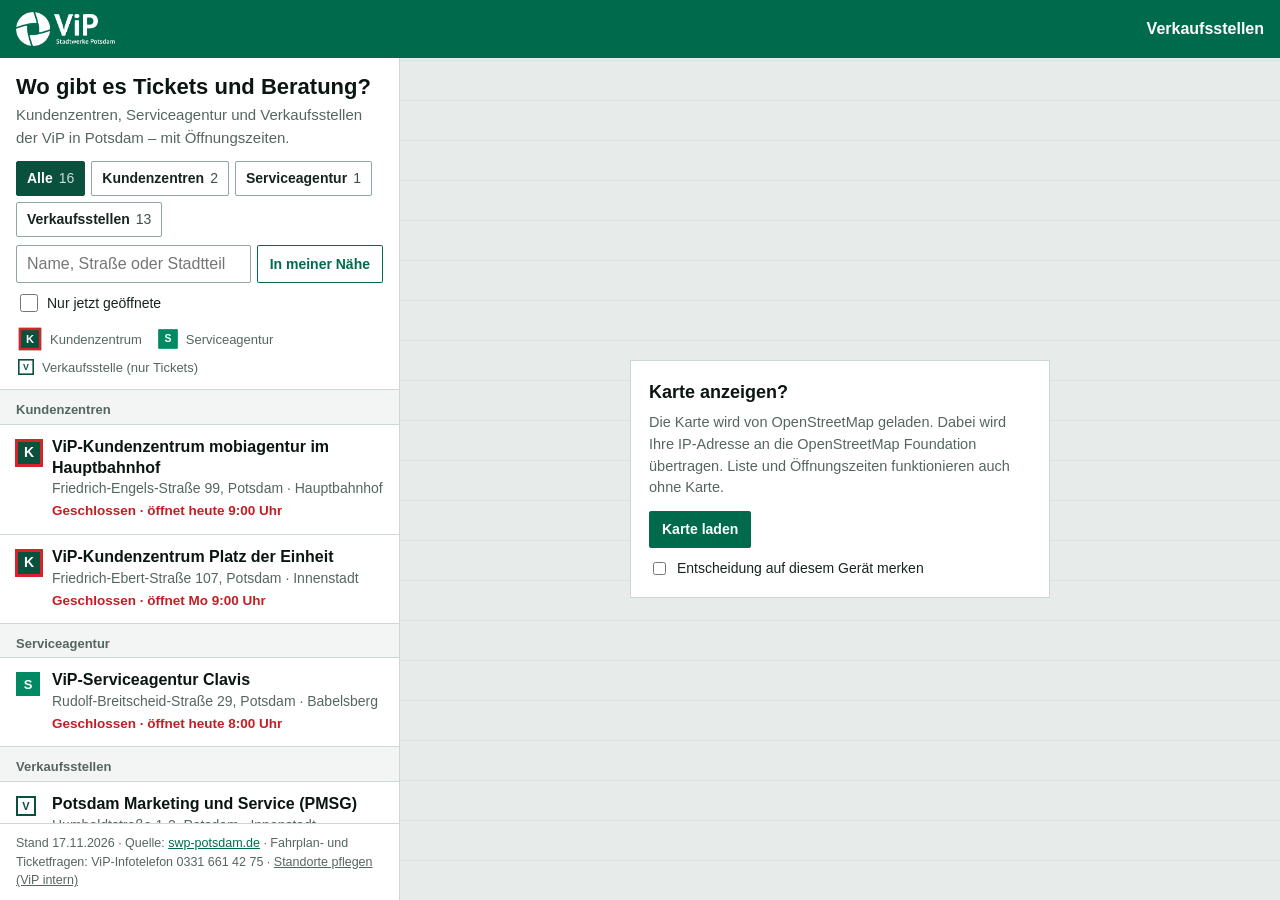
<file: karte/index.html>
<!doctype html>
<html lang="de">
<head>
<meta charset="utf-8">
<meta name="viewport" content="width=device-width, initial-scale=1, viewport-fit=cover">
<meta name="color-scheme" content="light">
<meta name="description" content="Wo gibt es ViP-Tickets? Kundenzentren, Serviceagentur und Verkaufsstellen in Potsdam mit Öffnungszeiten.">
<title>Kundenzentren und Verkaufsstellen</title>
<style>
/* Leaflet 1.9.4 (BSD-2-Clause, © Volodymyr Agafonkin, CloudMade) - eingebettet, damit die Seite keine CDN braucht */
/* required styles */

.leaflet-pane,
.leaflet-tile,
.leaflet-marker-icon,
.leaflet-marker-shadow,
.leaflet-tile-container,
.leaflet-pane > svg,
.leaflet-pane > canvas,
.leaflet-zoom-box,
.leaflet-image-layer,
.leaflet-layer {
	position: absolute;
	left: 0;
	top: 0;
	}
.leaflet-container {
	overflow: hidden;
	}
.leaflet-tile,
.leaflet-marker-icon,
.leaflet-marker-shadow {
	-webkit-user-select: none;
	   -moz-user-select: none;
	        user-select: none;
	  -webkit-user-drag: none;
	}
/* Prevents IE11 from highlighting tiles in blue */
.leaflet-tile::selection {
	background: transparent;
}
/* Safari renders non-retina tile on retina better with this, but Chrome is worse */
.leaflet-safari .leaflet-tile {
	image-rendering: -webkit-optimize-contrast;
	}
/* hack that prevents hw layers "stretching" when loading new tiles */
.leaflet-safari .leaflet-tile-container {
	width: 1600px;
	height: 1600px;
	-webkit-transform-origin: 0 0;
	}
.leaflet-marker-icon,
.leaflet-marker-shadow {
	display: block;
	}
/* .leaflet-container svg: reset svg max-width decleration shipped in Joomla! (joomla.org) 3.x */
/* .leaflet-container img: map is broken in FF if you have max-width: 100% on tiles */
.leaflet-container .leaflet-overlay-pane svg {
	max-width: none !important;
	max-height: none !important;
	}
.leaflet-container .leaflet-marker-pane img,
.leaflet-container .leaflet-shadow-pane img,
.leaflet-container .leaflet-tile-pane img,
.leaflet-container img.leaflet-image-layer,
.leaflet-container .leaflet-tile {
	max-width: none !important;
	max-height: none !important;
	width: auto;
	padding: 0;
	}

.leaflet-container img.leaflet-tile {
	/* See: https://bugs.chromium.org/p/chromium/issues/detail?id=600120 */
	mix-blend-mode: plus-lighter;
}

.leaflet-container.leaflet-touch-zoom {
	-ms-touch-action: pan-x pan-y;
	touch-action: pan-x pan-y;
	}
.leaflet-container.leaflet-touch-drag {
	-ms-touch-action: pinch-zoom;
	/* Fallback for FF which doesn't support pinch-zoom */
	touch-action: none;
	touch-action: pinch-zoom;
}
.leaflet-container.leaflet-touch-drag.leaflet-touch-zoom {
	-ms-touch-action: none;
	touch-action: none;
}
.leaflet-container {
	-webkit-tap-highlight-color: transparent;
}
.leaflet-container a {
	-webkit-tap-highlight-color: rgba(51, 181, 229, 0.4);
}
.leaflet-tile {
	filter: inherit;
	visibility: hidden;
	}
.leaflet-tile-loaded {
	visibility: inherit;
	}
.leaflet-zoom-box {
	width: 0;
	height: 0;
	-moz-box-sizing: border-box;
	     box-sizing: border-box;
	z-index: 800;
	}
/* workaround for https://bugzilla.mozilla.org/show_bug.cgi?id=888319 */
.leaflet-overlay-pane svg {
	-moz-user-select: none;
	}

.leaflet-pane         { z-index: 400; }

.leaflet-tile-pane    { z-index: 200; }
.leaflet-overlay-pane { z-index: 400; }
.leaflet-shadow-pane  { z-index: 500; }
.leaflet-marker-pane  { z-index: 600; }
.leaflet-tooltip-pane   { z-index: 650; }
.leaflet-popup-pane   { z-index: 700; }

.leaflet-map-pane canvas { z-index: 100; }
.leaflet-map-pane svg    { z-index: 200; }

.leaflet-vml-shape {
	width: 1px;
	height: 1px;
	}
.lvml {
	behavior: url(#default#VML);
	display: inline-block;
	position: absolute;
	}


/* control positioning */

.leaflet-control {
	position: relative;
	z-index: 800;
	pointer-events: visiblePainted; /* IE 9-10 doesn't have auto */
	pointer-events: auto;
	}
.leaflet-top,
.leaflet-bottom {
	position: absolute;
	z-index: 1000;
	pointer-events: none;
	}
.leaflet-top {
	top: 0;
	}
.leaflet-right {
	right: 0;
	}
.leaflet-bottom {
	bottom: 0;
	}
.leaflet-left {
	left: 0;
	}
.leaflet-control {
	float: left;
	clear: both;
	}
.leaflet-right .leaflet-control {
	float: right;
	}
.leaflet-top .leaflet-control {
	margin-top: 10px;
	}
.leaflet-bottom .leaflet-control {
	margin-bottom: 10px;
	}
.leaflet-left .leaflet-control {
	margin-left: 10px;
	}
.leaflet-right .leaflet-control {
	margin-right: 10px;
	}


/* zoom and fade animations */

.leaflet-fade-anim .leaflet-popup {
	opacity: 0;
	-webkit-transition: opacity 0.2s linear;
	   -moz-transition: opacity 0.2s linear;
	        transition: opacity 0.2s linear;
	}
.leaflet-fade-anim .leaflet-map-pane .leaflet-popup {
	opacity: 1;
	}
.leaflet-zoom-animated {
	-webkit-transform-origin: 0 0;
	    -ms-transform-origin: 0 0;
	        transform-origin: 0 0;
	}
svg.leaflet-zoom-animated {
	will-change: transform;
}

.leaflet-zoom-anim .leaflet-zoom-animated {
	-webkit-transition: -webkit-transform 0.25s cubic-bezier(0,0,0.25,1);
	   -moz-transition:    -moz-transform 0.25s cubic-bezier(0,0,0.25,1);
	        transition:         transform 0.25s cubic-bezier(0,0,0.25,1);
	}
.leaflet-zoom-anim .leaflet-tile,
.leaflet-pan-anim .leaflet-tile {
	-webkit-transition: none;
	   -moz-transition: none;
	        transition: none;
	}

.leaflet-zoom-anim .leaflet-zoom-hide {
	visibility: hidden;
	}


/* cursors */

.leaflet-interactive {
	cursor: pointer;
	}
.leaflet-grab {
	cursor: -webkit-grab;
	cursor:    -moz-grab;
	cursor:         grab;
	}
.leaflet-crosshair,
.leaflet-crosshair .leaflet-interactive {
	cursor: crosshair;
	}
.leaflet-popup-pane,
.leaflet-control {
	cursor: auto;
	}
.leaflet-dragging .leaflet-grab,
.leaflet-dragging .leaflet-grab .leaflet-interactive,
.leaflet-dragging .leaflet-marker-draggable {
	cursor: move;
	cursor: -webkit-grabbing;
	cursor:    -moz-grabbing;
	cursor:         grabbing;
	}

/* marker & overlays interactivity */
.leaflet-marker-icon,
.leaflet-marker-shadow,
.leaflet-image-layer,
.leaflet-pane > svg path,
.leaflet-tile-container {
	pointer-events: none;
	}

.leaflet-marker-icon.leaflet-interactive,
.leaflet-image-layer.leaflet-interactive,
.leaflet-pane > svg path.leaflet-interactive,
svg.leaflet-image-layer.leaflet-interactive path {
	pointer-events: visiblePainted; /* IE 9-10 doesn't have auto */
	pointer-events: auto;
	}

/* visual tweaks */

.leaflet-container {
	background: #ddd;
	outline-offset: 1px;
	}
.leaflet-container a {
	color: #0078A8;
	}
.leaflet-zoom-box {
	border: 2px dotted #38f;
	background: rgba(255,255,255,0.5);
	}


/* general typography */
.leaflet-container {
	font-family: "Helvetica Neue", Arial, Helvetica, sans-serif;
	font-size: 12px;
	font-size: 0.75rem;
	line-height: 1.5;
	}


/* general toolbar styles */

.leaflet-bar {
	box-shadow: 0 1px 5px rgba(0,0,0,0.65);
	border-radius: 4px;
	}
.leaflet-bar a {
	background-color: #fff;
	border-bottom: 1px solid #ccc;
	width: 26px;
	height: 26px;
	line-height: 26px;
	display: block;
	text-align: center;
	text-decoration: none;
	color: black;
	}
.leaflet-bar a,
.leaflet-control-layers-toggle {
	background-position: 50% 50%;
	background-repeat: no-repeat;
	display: block;
	}
.leaflet-bar a:hover,
.leaflet-bar a:focus {
	background-color: #f4f4f4;
	}
.leaflet-bar a:first-child {
	border-top-left-radius: 4px;
	border-top-right-radius: 4px;
	}
.leaflet-bar a:last-child {
	border-bottom-left-radius: 4px;
	border-bottom-right-radius: 4px;
	border-bottom: none;
	}
.leaflet-bar a.leaflet-disabled {
	cursor: default;
	background-color: #f4f4f4;
	color: #bbb;
	}

.leaflet-touch .leaflet-bar a {
	width: 30px;
	height: 30px;
	line-height: 30px;
	}
.leaflet-touch .leaflet-bar a:first-child {
	border-top-left-radius: 2px;
	border-top-right-radius: 2px;
	}
.leaflet-touch .leaflet-bar a:last-child {
	border-bottom-left-radius: 2px;
	border-bottom-right-radius: 2px;
	}

/* zoom control */

.leaflet-control-zoom-in,
.leaflet-control-zoom-out {
	font: bold 18px 'Lucida Console', Monaco, monospace;
	text-indent: 1px;
	}

.leaflet-touch .leaflet-control-zoom-in, .leaflet-touch .leaflet-control-zoom-out  {
	font-size: 22px;
	}


/* layers control */

.leaflet-control-layers {
	box-shadow: 0 1px 5px rgba(0,0,0,0.4);
	background: #fff;
	border-radius: 5px;
	}
.leaflet-control-layers-toggle {
	background-image: url(images/layers.png);
	width: 36px;
	height: 36px;
	}
.leaflet-retina .leaflet-control-layers-toggle {
	background-image: url(images/layers-2x.png);
	background-size: 26px 26px;
	}
.leaflet-touch .leaflet-control-layers-toggle {
	width: 44px;
	height: 44px;
	}
.leaflet-control-layers .leaflet-control-layers-list,
.leaflet-control-layers-expanded .leaflet-control-layers-toggle {
	display: none;
	}
.leaflet-control-layers-expanded .leaflet-control-layers-list {
	display: block;
	position: relative;
	}
.leaflet-control-layers-expanded {
	padding: 6px 10px 6px 6px;
	color: #333;
	background: #fff;
	}
.leaflet-control-layers-scrollbar {
	overflow-y: scroll;
	overflow-x: hidden;
	padding-right: 5px;
	}
.leaflet-control-layers-selector {
	margin-top: 2px;
	position: relative;
	top: 1px;
	}
.leaflet-control-layers label {
	display: block;
	font-size: 13px;
	font-size: 1.08333em;
	}
.leaflet-control-layers-separator {
	height: 0;
	border-top: 1px solid #ddd;
	margin: 5px -10px 5px -6px;
	}

/* Default icon URLs */
.leaflet-default-icon-path { /* used only in path-guessing heuristic, see L.Icon.Default */
	background-image: url(images/marker-icon.png);
	}


/* attribution and scale controls */

.leaflet-container .leaflet-control-attribution {
	background: #fff;
	background: rgba(255, 255, 255, 0.8);
	margin: 0;
	}
.leaflet-control-attribution,
.leaflet-control-scale-line {
	padding: 0 5px;
	color: #333;
	line-height: 1.4;
	}
.leaflet-control-attribution a {
	text-decoration: none;
	}
.leaflet-control-attribution a:hover,
.leaflet-control-attribution a:focus {
	text-decoration: underline;
	}
.leaflet-attribution-flag {
	display: inline !important;
	vertical-align: baseline !important;
	width: 1em;
	height: 0.6669em;
	}
.leaflet-left .leaflet-control-scale {
	margin-left: 5px;
	}
.leaflet-bottom .leaflet-control-scale {
	margin-bottom: 5px;
	}
.leaflet-control-scale-line {
	border: 2px solid #777;
	border-top: none;
	line-height: 1.1;
	padding: 2px 5px 1px;
	white-space: nowrap;
	-moz-box-sizing: border-box;
	     box-sizing: border-box;
	background: rgba(255, 255, 255, 0.8);
	text-shadow: 1px 1px #fff;
	}
.leaflet-control-scale-line:not(:first-child) {
	border-top: 2px solid #777;
	border-bottom: none;
	margin-top: -2px;
	}
.leaflet-control-scale-line:not(:first-child):not(:last-child) {
	border-bottom: 2px solid #777;
	}

.leaflet-touch .leaflet-control-attribution,
.leaflet-touch .leaflet-control-layers,
.leaflet-touch .leaflet-bar {
	box-shadow: none;
	}
.leaflet-touch .leaflet-control-layers,
.leaflet-touch .leaflet-bar {
	border: 2px solid rgba(0,0,0,0.2);
	background-clip: padding-box;
	}


/* popup */

.leaflet-popup {
	position: absolute;
	text-align: center;
	margin-bottom: 20px;
	}
.leaflet-popup-content-wrapper {
	padding: 1px;
	text-align: left;
	border-radius: 12px;
	}
.leaflet-popup-content {
	margin: 13px 24px 13px 20px;
	line-height: 1.3;
	font-size: 13px;
	font-size: 1.08333em;
	min-height: 1px;
	}
.leaflet-popup-content p {
	margin: 17px 0;
	margin: 1.3em 0;
	}
.leaflet-popup-tip-container {
	width: 40px;
	height: 20px;
	position: absolute;
	left: 50%;
	margin-top: -1px;
	margin-left: -20px;
	overflow: hidden;
	pointer-events: none;
	}
.leaflet-popup-tip {
	width: 17px;
	height: 17px;
	padding: 1px;

	margin: -10px auto 0;
	pointer-events: auto;

	-webkit-transform: rotate(45deg);
	   -moz-transform: rotate(45deg);
	    -ms-transform: rotate(45deg);
	        transform: rotate(45deg);
	}
.leaflet-popup-content-wrapper,
.leaflet-popup-tip {
	background: white;
	color: #333;
	box-shadow: 0 3px 14px rgba(0,0,0,0.4);
	}
.leaflet-container a.leaflet-popup-close-button {
	position: absolute;
	top: 0;
	right: 0;
	border: none;
	text-align: center;
	width: 24px;
	height: 24px;
	font: 16px/24px Tahoma, Verdana, sans-serif;
	color: #757575;
	text-decoration: none;
	background: transparent;
	}
.leaflet-container a.leaflet-popup-close-button:hover,
.leaflet-container a.leaflet-popup-close-button:focus {
	color: #585858;
	}
.leaflet-popup-scrolled {
	overflow: auto;
	}

.leaflet-oldie .leaflet-popup-content-wrapper {
	-ms-zoom: 1;
	}
.leaflet-oldie .leaflet-popup-tip {
	width: 24px;
	margin: 0 auto;

	-ms-filter: "progid:DXImageTransform.Microsoft.Matrix(M11=0.70710678, M12=0.70710678, M21=-0.70710678, M22=0.70710678)";
	filter: progid:DXImageTransform.Microsoft.Matrix(M11=0.70710678, M12=0.70710678, M21=-0.70710678, M22=0.70710678);
	}

.leaflet-oldie .leaflet-control-zoom,
.leaflet-oldie .leaflet-control-layers,
.leaflet-oldie .leaflet-popup-content-wrapper,
.leaflet-oldie .leaflet-popup-tip {
	border: 1px solid #999;
	}


/* div icon */

.leaflet-div-icon {
	background: #fff;
	border: 1px solid #666;
	}


/* Tooltip */
/* Base styles for the element that has a tooltip */
.leaflet-tooltip {
	position: absolute;
	padding: 6px;
	background-color: #fff;
	border: 1px solid #fff;
	border-radius: 3px;
	color: #222;
	white-space: nowrap;
	-webkit-user-select: none;
	-moz-user-select: none;
	-ms-user-select: none;
	user-select: none;
	pointer-events: none;
	box-shadow: 0 1px 3px rgba(0,0,0,0.4);
	}
.leaflet-tooltip.leaflet-interactive {
	cursor: pointer;
	pointer-events: auto;
	}
.leaflet-tooltip-top:before,
.leaflet-tooltip-bottom:before,
.leaflet-tooltip-left:before,
.leaflet-tooltip-right:before {
	position: absolute;
	pointer-events: none;
	border: 6px solid transparent;
	background: transparent;
	content: "";
	}

/* Directions */

.leaflet-tooltip-bottom {
	margin-top: 6px;
}
.leaflet-tooltip-top {
	margin-top: -6px;
}
.leaflet-tooltip-bottom:before,
.leaflet-tooltip-top:before {
	left: 50%;
	margin-left: -6px;
	}
.leaflet-tooltip-top:before {
	bottom: 0;
	margin-bottom: -12px;
	border-top-color: #fff;
	}
.leaflet-tooltip-bottom:before {
	top: 0;
	margin-top: -12px;
	margin-left: -6px;
	border-bottom-color: #fff;
	}
.leaflet-tooltip-left {
	margin-left: -6px;
}
.leaflet-tooltip-right {
	margin-left: 6px;
}
.leaflet-tooltip-left:before,
.leaflet-tooltip-right:before {
	top: 50%;
	margin-top: -6px;
	}
.leaflet-tooltip-left:before {
	right: 0;
	margin-right: -12px;
	border-left-color: #fff;
	}
.leaflet-tooltip-right:before {
	left: 0;
	margin-left: -12px;
	border-right-color: #fff;
	}

/* Printing */

@media print {
	/* Prevent printers from removing background-images of controls. */
	.leaflet-control {
		-webkit-print-color-adjust: exact;
		print-color-adjust: exact;
		}
	}

</style>
<style>
/* ============================================================
   ViP Karte der Kundenzentren und Verkaufsstellen.
   Gestaltung wie Tarifberater und Jobticket-Rechner ("sachlich").
   Datenschutz: Liste und Öffnungszeiten laufen ohne externe Dienste.
   Kartenkacheln von OpenStreetMap werden erst nach Klick geladen.
   ============================================================ */
:root {
  --page: #F2F5F4; --surface: #FFFFFF; --tint: #E5F1ED; --line: #CBD8D3; --line-strong: #8FA79E;
  --ink: #16241F; --ink-strong: #0B1612; --muted: #55665F; --accent: #006A4D; --accent-dark: #09503D; --on-accent: #FFFFFF;
  --orange: #F39200; --blau: #1467A8; --rot: #C41E25; --ok: #1F7A3A;
  --info-bg: #EAF2FA; --info-ink: #0F3D66; --warn-bg: #FFF4E0; --warn-ink: #5C3A00;
  --font: "Segoe UI", Roboto, "Helvetica Neue", Arial, "Noto Sans", sans-serif;
  --c-kz: #09503D; --c-sa: #008963; --c-vk: #FFFFFF;
}
* { box-sizing: border-box; }
html, body { height: 100%; }
body { margin: 0; background: var(--page); color: var(--ink); font-family: var(--font); font-size: 16px; line-height: 1.5; display: flex; flex-direction: column; }
button, input { font: inherit; color: inherit; }
button:focus-visible, a:focus-visible, input:focus-visible, .entry:focus-visible { outline: 3px solid var(--orange); outline-offset: 1px; }
.sr-only { position: absolute; width: 1px; height: 1px; overflow: hidden; clip: rect(0 0 0 0); white-space: nowrap; }
.hidden { display: none !important; }
.muted { color: var(--muted); }

.topbar { background: #006A4D; color: #fff; padding: 12px 16px; flex: none; }
.topbar-inner { display: flex; align-items: center; gap: 12px; max-width: 1400px; margin: 0 auto; }
.logo { height: 34px; width: auto; display: block; }
.topbar-title { margin-inline-start: auto; font-weight: 600; }
body.embed .topbar { display: none; }

.app { flex: 1; display: grid; grid-template-columns: 400px minmax(0, 1fr); min-height: 0; max-width: 1400px; width: 100%; margin: 0 auto; }
.side { display: flex; flex-direction: column; min-height: 0; background: var(--surface); border-inline-end: 1px solid var(--line); }
.side-head { padding: 16px 16px 12px; border-bottom: 1px solid var(--line); flex: none; }
h1 { font-size: 22px; line-height: 1.2; margin: 0 0 4px; color: var(--ink-strong); }
.lede { margin: 0 0 12px; color: var(--muted); font-size: 15px; }
.filters { display: flex; flex-wrap: wrap; gap: 6px; }
.filter { border: 1px solid var(--line-strong); background: var(--surface); border-radius: 2px; padding: 6px 10px; font-size: 14px; font-weight: 600; cursor: pointer; display: inline-flex; align-items: center; gap: 6px; }
.filter[aria-pressed="true"] { background: var(--accent-dark); border-color: var(--accent-dark); color: #fff; }
.filter .n { font-weight: 500; opacity: .8; }
.tools { display: flex; flex-wrap: wrap; gap: 6px; margin-top: 8px; }
.search { flex: 1 1 160px; min-width: 0; min-height: 38px; border: 1px solid var(--line-strong); border-radius: 2px; padding: 6px 10px; background: var(--surface); }
.btn { border: 1px solid var(--accent); border-radius: 2px; padding: 7px 12px; font-weight: 600; cursor: pointer; background: var(--surface); color: var(--accent); font-size: 14px; white-space: nowrap; }
.btn:hover { background: var(--tint); }
.btn.primary { background: var(--accent); color: #fff; }
.btn.primary:hover { background: var(--accent-dark); }
.check { display: flex; align-items: center; gap: 6px; font-size: 14px; margin-top: 8px; cursor: pointer; }
.check input { width: 18px; height: 18px; accent-color: var(--accent); }
.list { overflow-y: auto; flex: 1; min-height: 0; }
.group { font-size: 13px; font-weight: 700; color: var(--muted); padding: 10px 16px 4px; background: var(--page); border-bottom: 1px solid var(--line); position: sticky; top: 0; z-index: 1; }
.entry { padding: 12px 16px; border-bottom: 1px solid var(--line); cursor: pointer; display: grid; grid-template-columns: 26px 1fr; gap: 0 10px; }
.entry:hover { background: var(--tint); }
.entry.sel { background: var(--tint); box-shadow: inset 4px 0 0 var(--accent); }
.entry .sym { margin-top: 2px; }
.entry b { color: var(--ink-strong); display: block; line-height: 1.3; }
.entry .addr { font-size: 14px; color: var(--muted); }
.entry .st { font-size: 13.5px; font-weight: 600; margin-top: 2px; }
.entry .dist { font-size: 13px; color: var(--muted); }
.empty { padding: 20px 16px; color: var(--muted); }

.st.open { color: var(--ok); } .st.closed { color: var(--rot); } .st.soon { color: var(--warn-ink); } .st.unknown { color: var(--muted); font-weight: 500; }

/* Kategorie-Symbole: Quadrate statt Stecknadeln */
.sym { width: 24px; height: 24px; display: flex; align-items: center; justify-content: center; font-weight: 700; font-size: 13px; border: 2px solid var(--accent-dark); }
.sym.kundenzentrum { background: var(--c-kz); color: #fff; width: 28px; height: 28px; font-size: 14px; border: 3px solid #D5232A; }
.entry .sym.kundenzentrum { margin-inline-start: -1px; }
.sym.serviceagentur { background: var(--c-sa); border-color: var(--c-sa); color: #fff; }
.sym.verkaufsstelle { background: var(--c-vk); color: var(--accent-dark); width: 20px; height: 20px; font-size: 11px; }
.legend { display: flex; flex-wrap: wrap; gap: 4px 14px; font-size: 13px; color: var(--muted); margin-top: 10px; }
.legend span { display: inline-flex; align-items: center; gap: 6px; }
.legend .sym { transform: scale(.8); }

.mapwrap { position: relative; min-height: 0; background: #E7ECEA; }
#map { position: absolute; inset: 0; }
.consent { position: absolute; inset: 0; display: flex; align-items: center; justify-content: center; padding: 20px; background: repeating-linear-gradient(0deg, #E7ECEA 0 39px, #DCE3E0 39px 40px), #E7ECEA; z-index: 500; }
.consent .box { background: var(--surface); border: 1px solid var(--line); padding: 18px; max-width: 420px; }
.consent h2 { font-size: 18px; margin: 0 0 6px; color: var(--ink-strong); }
.consent p { margin: 0 0 12px; font-size: 14.5px; color: var(--muted); }
.consent label { display: flex; gap: 8px; align-items: center; font-size: 14px; margin-top: 10px; }

/* Detail-Feld */
.detail { position: absolute; z-index: 600; top: 12px; inset-inline-end: 12px; width: 360px; max-height: calc(100% - 24px); overflow-y: auto; background: var(--surface); border: 2px solid var(--accent-dark); }
.detail-head { background: var(--accent-dark); color: #fff; padding: 12px 44px 12px 14px; position: relative; }
.detail-head .cat { font-size: 13px; opacity: .85; font-weight: 600; }
.detail-head h2 { font-size: 18px; margin: 0; line-height: 1.25; }
.close { position: absolute; top: 8px; inset-inline-end: 8px; width: 30px; height: 30px; border: 1px solid rgba(255,255,255,.6); background: transparent; color: #fff; cursor: pointer; font-size: 18px; line-height: 1; border-radius: 2px; }
.detail-body { padding: 12px 14px 14px; font-size: 15px; }
.detail-body .st { font-size: 15px; font-weight: 700; margin-bottom: 8px; }
.detail-body h3 { font-size: 14px; margin: 14px 0 4px; color: var(--ink-strong); }
.hours { width: 100%; border-collapse: collapse; font-size: 14.5px; }
.hours td { padding: 3px 0; border-bottom: 1px solid var(--line); vertical-align: top; }
.hours td + td { text-align: end; font-variant-numeric: tabular-nums; white-space: nowrap; padding-inline-start: 10px; }
.hours tr.today td { font-weight: 700; color: var(--ink-strong); }
.offer { margin: 0; padding-inline-start: 18px; font-size: 14.5px; }
.offer li { margin: 2px 0; }
.note { font-size: 14px; padding: 8px 10px; border-inline-start: 4px solid var(--blau); background: var(--info-bg); color: var(--info-ink); margin-top: 10px; }
.note.warn { border-color: var(--orange); background: var(--warn-bg); color: var(--warn-ink); }
.links { display: flex; flex-wrap: wrap; gap: 6px; margin-top: 12px; }
.links a { text-decoration: none; }

/* Leaflet an die Gestaltung anpassen */
.leaflet-container { font-family: var(--font); background: #E7ECEA; }
.leaflet-bar, .leaflet-bar a { border-radius: 0 !important; }
.leaflet-bar { border: 1px solid var(--line-strong) !important; box-shadow: none !important; }
.leaflet-control-attribution { font-size: 11px; }
#karte-fehler { position: absolute; inset: 0; z-index: 450; display: flex; align-items: center; justify-content: center; padding: 20px; background: rgba(231,236,234,.92); }
#karte-fehler .kf-box { background: var(--surface); border: 1px solid var(--line-strong); padding: 18px; max-width: 440px; font-size: 15px; }
#karte-fehler .kf-box b { font-size: 16px; color: var(--ink-strong); }
#karte-fehler .kf-box p { margin: 8px 0; color: var(--muted); }
#karte-fehler .kf-box .btn { display: inline-block; text-decoration: none; }
#karte-fehler .kf-small { font-size: 13px; }
.mk { background: none; border: 0; }
.mk .sym { box-shadow: 0 0 0 2px #fff; }
.mk.sel .sym { outline: 3px solid var(--orange); outline-offset: 2px; }

.foot { font-size: 12.5px; color: var(--muted); padding: 10px 16px; border-top: 1px solid var(--line); flex: none; }
.foot a { color: var(--accent); }

@media (max-width: 860px) {
  body { height: auto; display: block; }
  .app { display: flex; flex-direction: column-reverse; }
  .mapwrap { height: 58vh; min-height: 340px; }
  .side { border: 0; }
  .list { overflow: visible; }
  .detail { position: fixed; inset: auto 0 0 0; width: auto; max-height: 48vh; border-width: 2px 0 0; z-index: 2000; }
}
@media print {
  .mapwrap, .tools, .filters, .foot { display: none !important; }
  .app { display: block; }
}
</style>
<script id="pflege-quelle">
if (/[?&]pflege(=|&|$)/.test(location.search)) document.addEventListener('DOMContentLoaded', function () {
  window.PflegeQuelle = '<!doctype html>\n' + document.documentElement.outerHTML;
});
</script>
</head>
<body>
<header class="topbar">
  <div class="topbar-inner">
    <img class="logo" src="[data-uri]" alt="ViP Verkehrsbetrieb Potsdam">
    <div class="topbar-title">Verkaufsstellen</div>
  </div>
</header>

<div class="app">
  <aside class="side">
    <div class="side-head">
      <h1>Wo gibt es Tickets und Beratung?</h1>
      <p class="lede">Kundenzentren, Serviceagentur und Verkaufsstellen der ViP in Potsdam – mit Öffnungszeiten.</p>
      <div class="filters" id="filters" role="group" aria-label="Art der Verkaufsstelle"></div>
      <div class="tools">
        <label class="sr-only" for="q">Suche</label>
        <input class="search" id="q" type="search" placeholder="Name, Straße oder Stadtteil" autocomplete="off">
        <button class="btn" type="button" id="near" title="Position wird nur im Browser verwendet">In meiner Nähe</button>
      </div>
      <label class="check"><input type="checkbox" id="open-now"> Nur jetzt geöffnete</label>
      <div class="legend" id="legend"></div>
    </div>
    <div class="list" id="list" aria-live="polite"></div>
    <div class="foot" id="foot"></div>
  </aside>

  <div class="mapwrap">
    <div id="map" aria-label="Karte der Verkaufsstellen"></div>
    <div class="consent" id="consent">
      <div class="box">
        <h2>Karte anzeigen?</h2>
        <p>Die Karte wird von OpenStreetMap geladen. Dabei wird Ihre IP-Adresse an die OpenStreetMap Foundation übertragen. Liste und Öffnungszeiten funktionieren auch ohne Karte.</p>
        <button class="btn primary" type="button" id="consent-ok">Karte laden</button>
        <label><input type="checkbox" id="consent-remember"> Entscheidung auf diesem Gerät merken</label>
      </div>
    </div>
    <section class="detail hidden" id="detail" aria-live="polite"></section>
  </div>
</div>

<!-- ============================================================
     STANDORTE - hier pflegen. Öffnungszeiten je Regel:
     "t" = Wochentage (0 = Sonntag ... 6 = Samstag, "F" = Feiertag),
     "von"/"bis" als HH:MM. "geschlossen" = Tage (MM-TT) ohne Öffnung.
     Verkaufsstellen ohne "zeiten": Öffnungszeiten des Geschäfts.
     Koordinaten: "genau": false zeigt den Hinweis "ungefähre Lage".
     ============================================================ -->
<script id="karte-data" type="application/json">
{
  "stand": "2026-11-17",
  "quelle": "https://www.swp-potsdam.de/de/verkehr/kontakt-servicestellen/vip-verkaufsstellen-und-agenturen/",
  "infotelefon": "0331 661 42 75",
  "kartendienst": {
    "maptilerKey": "fHAlyCtcZS5qgaQ9ELKs",
    "stil": "streets-v2"
  },
  "standorte": [
    {
      "id": "mobiagentur",
      "name": "ViP-Kundenzentrum mobiagentur im Hauptbahnhof",
      "kategorie": "kundenzentrum",
      "adresse": "Friedrich-Engels-Straße 99",
      "plz": "14473",
      "ort": "Potsdam",
      "stadtteil": "Hauptbahnhof",
      "lage": "In den Bahnhofspassagen, gemeinsam mit der Tourist Information",
      "lat": 52.391352,
      "lon": 13.066847,
      "genau": true,
      "zeiten": [
        {
          "tage": "Montag – Freitag",
          "t": [
            1,
            2,
            3,
            4,
            5
          ],
          "von": "07:00",
          "bis": "19:00"
        },
        {
          "tage": "Samstag",
          "t": [
            6
          ],
          "von": "09:00",
          "bis": "17:00"
        },
        {
          "tage": "Sonntag und Feiertage",
          "t": [
            0,
            "F"
          ],
          "von": "09:00",
          "bis": "15:00"
        }
      ],
      "geschlossen": [
        "12-24",
        "12-25",
        "12-26",
        "12-31",
        "01-01"
      ],
      "geschlossenText": "24.–26.12., 31.12. und 1.1. geschlossen",
      "telefon": "0331 661 42 75",
      "email": "info@vip-potsdam.de",
      "angebot": [
        "ABO-Service: alles rund ums ABO",
        "Verkauf aller Fahrscheine des Verkehrsverbund Berlin und Brandenburg sowie der ODEG",
        "Fahrplanauskünfte und Erstellung von persönlichen Fahrplänen",
        "Auskünfte über Störungen oder Fahrplanänderungen",
        "Bearbeitung von Fahrgelderstattungen",
        "Bearbeitung von EBE (Erhöhtes Beförderungsentgelt)",
        "Beratungen zu multimodalen Angeboten und Mobilitätsangeboten",
        "Fundbüro der ViP",
        "Entgegennahme von Hinweisen zum ÖPNV",
        "Infos zu Rabattangeboten unserer Partner"
      ],
      "hinweis": "Informiert auch zu Angeboten der DB, verkauft aber keine DB-Fahrkarten. Fundbüro: 0331 661 45 55."
    },
    {
      "id": "platz-der-einheit",
      "name": "ViP-Kundenzentrum Platz der Einheit",
      "kategorie": "kundenzentrum",
      "adresse": "Friedrich-Ebert-Straße 107",
      "plz": "14467",
      "ort": "Potsdam",
      "stadtteil": "Innenstadt",
      "lat": 52.398925,
      "lon": 13.057684,
      "genau": true,
      "zeiten": [
        {
          "tage": "Montag – Freitag",
          "t": [
            1,
            2,
            3,
            4,
            5
          ],
          "von": "09:00",
          "bis": "17:00"
        }
      ],
      "geschlossen": [
        "12-24",
        "12-25",
        "12-26",
        "12-31",
        "01-01"
      ],
      "geschlossenText": "Samstag, Sonntag, Feiertage sowie 24.–26.12., 31.12. und 1.1. geschlossen",
      "angebot": [
        "ABO-Service: alles rund ums ABO",
        "Verkauf aller Fahrscheine des Verkehrsverbund Berlin und Brandenburg",
        "Fahrplanauskünfte und Erstellung von persönlichen Fahrplänen",
        "Auskünfte über Störungen oder Fahrplanänderungen",
        "Bearbeitung von Fahrgelderstattungen",
        "Fundsachenvermittlung",
        "Entgegennahme von Hinweisen zum ÖPNV",
        "Bearbeitung von EBE (Erhöhtes Beförderungsentgelt)"
      ]
    },
    {
      "id": "clavis-babelsberg",
      "name": "ViP-Serviceagentur Clavis",
      "kategorie": "serviceagentur",
      "adresse": "Rudolf-Breitscheid-Straße 29",
      "plz": "14482",
      "ort": "Potsdam",
      "stadtteil": "Babelsberg",
      "lat": 52.391805,
      "lon": 13.091954,
      "genau": true,
      "zeiten": [
        {
          "tage": "Montag – Freitag",
          "t": [
            1,
            2,
            3,
            4,
            5
          ],
          "von": "07:00",
          "bis": "19:00"
        },
        {
          "tage": "Samstag",
          "t": [
            6
          ],
          "von": "08:00",
          "bis": "13:00"
        }
      ],
      "geschlossenText": "Sonntag und Feiertage geschlossen",
      "angebot": [
        "Beratung zu ABOnnements sowie Ausgabe und Entgegennahme von ABO-Anträgen",
        "Verkauf aller Fahrscheine des VBB",
        "Fahrplanauskünfte und Erstellung von persönlichen Fahrplänen",
        "Auskünfte über Störungen oder Fahrplanänderungen",
        "Ausgabe von Restabfallsäcken (STEP)",
        "Entgegennahme von Hinweisen zum ÖPNV"
      ]
    },
    {
      "id": "pmsg-humboldtstrasse",
      "name": "Potsdam Marketing und Service (PMSG)",
      "kategorie": "verkaufsstelle",
      "adresse": "Humboldtstraße 1-2",
      "plz": "14467",
      "ort": "Potsdam",
      "stadtteil": "Innenstadt",
      "lat": 52.394701,
      "lon": 13.061414,
      "genau": true,
      "angebot": [
        "Fahrscheine des VBB"
      ]
    },
    {
      "id": "presseshop-luisenplatz",
      "name": "Kiosk / Presseshop Luisenplatz",
      "kategorie": "verkaufsstelle",
      "adresse": "Luisenplatz, Ecke Zeppelinstraße",
      "plz": "14471",
      "ort": "Potsdam",
      "stadtteil": "Innenstadt West",
      "lat": 52.399019,
      "lon": 13.047458,
      "genau": false,
      "angebot": [
        "Fahrscheine des VBB"
      ]
    },
    {
      "id": "cigo-marktcenter",
      "name": "CIGO im Marktcenter",
      "kategorie": "verkaufsstelle",
      "adresse": "Breite Straße 27",
      "plz": "14471",
      "ort": "Potsdam",
      "stadtteil": "Innenstadt West",
      "lat": 52.397155,
      "lon": 13.04598,
      "genau": true,
      "angebot": [
        "Fahrscheine des VBB"
      ]
    },
    {
      "id": "atladan-zeppelinstrasse",
      "name": "Agentur Mehmet Atladan",
      "kategorie": "verkaufsstelle",
      "adresse": "Zeppelinstraße 34",
      "plz": "14471",
      "ort": "Potsdam",
      "stadtteil": "West",
      "lat": 52.393397,
      "lon": 13.03644,
      "genau": true,
      "angebot": [
        "Fahrscheine des VBB"
      ]
    },
    {
      "id": "lpt-theaterkasse-bornstedt",
      "name": "LPT & Theaterkasse",
      "kategorie": "verkaufsstelle",
      "adresse": "Alexander-Klein-Straße 4",
      "plz": "14469",
      "ort": "Potsdam",
      "stadtteil": "Bornstedt",
      "lat": 52.414572,
      "lon": 13.037339,
      "genau": true,
      "angebot": [
        "Fahrscheine des VBB"
      ]
    },
    {
      "id": "spaetkauf63-bornstedt",
      "name": "Spätkauf 63",
      "kategorie": "verkaufsstelle",
      "adresse": "Georg-Hermann-Allee 9",
      "plz": "14469",
      "ort": "Potsdam",
      "stadtteil": "Bornstedt",
      "lat": 52.411923,
      "lon": 13.048504,
      "genau": true,
      "angebot": [
        "Fahrscheine des VBB"
      ]
    },
    {
      "id": "presseshop-s-babelsberg",
      "name": "Presseshop am S-Bahnhof Babelsberg",
      "kategorie": "verkaufsstelle",
      "adresse": "Karl-Liebknecht-Straße 4",
      "plz": "14482",
      "ort": "Potsdam",
      "stadtteil": "Babelsberg",
      "lage": "Am Ausgang des S-Bahnhofs",
      "lat": 52.391442,
      "lon": 13.091419,
      "genau": true,
      "angebot": [
        "Fahrscheine des VBB"
      ]
    },
    {
      "id": "klisch-weidendamm",
      "name": "Andreas Klisch",
      "kategorie": "verkaufsstelle",
      "adresse": "Weidendamm 4",
      "plz": "14482",
      "ort": "Potsdam",
      "stadtteil": "Babelsberg",
      "lat": 52.385219,
      "lon": 13.106629,
      "genau": true,
      "angebot": [
        "Fahrscheine des VBB"
      ]
    },
    {
      "id": "eckert-am-moosfenn",
      "name": "Dr. Eckert, Am Moosfenn",
      "kategorie": "verkaufsstelle",
      "adresse": "Am Moosfenn 1",
      "plz": "14478",
      "ort": "Potsdam",
      "stadtteil": "Waldstadt",
      "lat": 52.365118,
      "lon": 13.093453,
      "genau": true,
      "angebot": [
        "Fahrscheine des VBB"
      ]
    },
    {
      "id": "rewe-schilfhof",
      "name": "REWE Schilfhof",
      "kategorie": "verkaufsstelle",
      "adresse": "Schilfhof 22",
      "plz": "14478",
      "ort": "Potsdam",
      "stadtteil": "Schlaatz",
      "lat": 52.377923,
      "lon": 13.095301,
      "genau": true,
      "angebot": [
        "Fahrscheine des VBB"
      ]
    },
    {
      "id": "eckert-kepler-platz",
      "name": "Dr. Eckert, Johannes-Kepler-Platz",
      "kategorie": "verkaufsstelle",
      "adresse": "Johannes-Kepler-Platz 1",
      "plz": "14480",
      "ort": "Potsdam",
      "stadtteil": "Am Stern",
      "lat": 52.375711,
      "lon": 13.130412,
      "genau": true,
      "angebot": [
        "Fahrscheine des VBB"
      ]
    },
    {
      "id": "presseshop-hnc",
      "name": "Presseshop im Havel-Nuthe-Center",
      "kategorie": "verkaufsstelle",
      "adresse": "Konrad-Wolf-Allee 1/3",
      "plz": "14480",
      "ort": "Potsdam",
      "stadtteil": "Drewitz",
      "lat": 52.369767,
      "lon": 13.141501,
      "genau": true,
      "angebot": [
        "Fahrscheine des VBB"
      ]
    },
    {
      "id": "presseshop-gross-glienicke",
      "name": "Presseshop Potsdamer Chaussee",
      "kategorie": "verkaufsstelle",
      "adresse": "Potsdamer Chaussee",
      "plz": "14476",
      "ort": "Potsdam",
      "stadtteil": "Groß Glienicke",
      "lat": 52.473683,
      "lon": 13.111518,
      "genau": false,
      "angebot": [
        "Fahrscheine des VBB"
      ]
    }
  ]
}
</script>

<!-- ============================================================
     KERN - Öffnungszeiten, Feiertage, Entfernungen; ohne DOM,
     getestet mit node karte/test/karte-test.mjs
     ============================================================ -->
<script id="karte-kern">
var KarteKern = (function () {
  'use strict';
  var TAGE = ['Sonntag', 'Montag', 'Dienstag', 'Mittwoch', 'Donnerstag', 'Freitag', 'Samstag'];
  var KURZ = ['So', 'Mo', 'Di', 'Mi', 'Do', 'Fr', 'Sa'];

  function pad(n) { return (n < 10 ? '0' : '') + n; }
  function ymd(d) { return d.y + '-' + pad(d.m) + '-' + pad(d.d); }

  // Ostersonntag (Gauß/Meeus) für bewegliche Feiertage.
  function ostern(y) {
    var a = y % 19, b = Math.floor(y / 100), c = y % 100, d = Math.floor(b / 4), e = b % 4, f = Math.floor((b + 8) / 25),
      g = Math.floor((b - f + 1) / 3), h = (19 * a + b - d - g + 15) % 30, i = Math.floor(c / 4), k = c % 4,
      l = (32 + 2 * e + 2 * i - h - k) % 7, m = Math.floor((a + 11 * h + 22 * l) / 451), mon = Math.floor((h + l - 7 * m + 114) / 31),
      tag = ((h + l - 7 * m + 114) % 31) + 1;
    return new Date(Date.UTC(y, mon - 1, tag));
  }
  // Gesetzliche Feiertage in Brandenburg (inkl. Oster- und Pfingstsonntag, Reformationstag).
  function feiertage(y) {
    var o = ostern(y), out = {};
    function add(date) { out[date.toISOString().slice(0, 10)] = true; }
    function rel(n) { return new Date(o.getTime() + n * 864e5); }
    ['01-01', '05-01', '10-03', '10-31', '12-25', '12-26'].forEach(function (md) { out[y + '-' + md] = true; });
    [-2, 0, 1, 39, 49, 50].forEach(function (n) { add(rel(n)); });
    return out;
  }
  function istFeiertag(d) { return !!feiertage(d.y)[ymd(d)]; }

  // Datum/Uhrzeit in Potsdam, unabhängig von der Zeitzone des Geräts.
  function berlin(date) {
    var parts = {};
    new Intl.DateTimeFormat('en-GB', { timeZone: 'Europe/Berlin', year: 'numeric', month: '2-digit', day: '2-digit', hour: '2-digit', minute: '2-digit', hour12: false, weekday: 'short' })
      .formatToParts(date).forEach(function (p) { parts[p.type] = p.value; });
    var wd = { Sun: 0, Mon: 1, Tue: 2, Wed: 3, Thu: 4, Fri: 5, Sat: 6 }[parts.weekday];
    return { y: +parts.year, m: +parts.month, d: +parts.day, wd: wd, min: (+parts.hour % 24) * 60 + (+parts.minute) };
  }
  function addDays(d, n) {
    var t = new Date(Date.UTC(d.y, d.m - 1, d.d + n));
    return { y: t.getUTCFullYear(), m: t.getUTCMonth() + 1, d: t.getUTCDate(), wd: t.getUTCDay(), min: 0 };
  }
  function toMin(s) { var p = s.split(':'); return +p[0] * 60 + (+p[1]); }
  function hhmm(min) { return Math.floor(min / 60) + ':' + pad(min % 60); }

  // Öffnungsintervalle eines Tages (leer = geschlossen).
  function intervalle(s, d) {
    if (!s.zeiten) return null;
    if ((s.geschlossen || []).indexOf(pad(d.m) + '-' + pad(d.d)) >= 0) return [];
    var fei = istFeiertag(d), out = [];
    s.zeiten.forEach(function (z) {
      var gilt = fei ? z.t.indexOf('F') >= 0 : z.t.indexOf(d.wd) >= 0;
      if (gilt) out.push([toMin(z.von), toMin(z.bis)]);
    });
    return out;
  }

  // Status für Liste und Detail: offen / schließt bald / geschlossen / unbekannt.
  function status(s, date) {
    var now = berlin(date || new Date());
    var heute = intervalle(s, now);
    if (heute === null) return { code: 'unknown', text: 'Öffnungszeiten des Geschäfts' };
    for (var i = 0; i < heute.length; i++) {
      if (now.min >= heute[i][0] && now.min < heute[i][1]) {
        var rest = heute[i][1] - now.min;
        return { code: rest <= 30 ? 'soon' : 'open', text: (rest <= 30 ? 'Schließt bald' : 'Jetzt geöffnet') + ' · bis ' + hhmm(heute[i][1]) + ' Uhr' };
      }
    }
    for (var n = 0; n < 8; n++) {
      var d = n ? addDays(now, n) : now, iv = intervalle(s, d);
      for (var k = 0; k < iv.length; k++) {
        if (n || iv[k][0] > now.min) {
          var wann = n === 0 ? 'heute' : n === 1 ? 'morgen' : KURZ[d.wd];
          return { code: 'closed', text: 'Geschlossen · öffnet ' + wann + ' ' + hhmm(iv[k][0]) + ' Uhr' };
        }
      }
    }
    return { code: 'closed', text: 'Geschlossen' };
  }

  // Luftlinie in km.
  function km(a, b) {
    var R = 6371, r = Math.PI / 180, dl = (b.lat - a.lat) * r, dn = (b.lon - a.lon) * r;
    var x = Math.sin(dl / 2) * Math.sin(dl / 2) + Math.cos(a.lat * r) * Math.cos(b.lat * r) * Math.sin(dn / 2) * Math.sin(dn / 2);
    return 2 * R * Math.asin(Math.sqrt(x));
  }

  // Datenprüfung (für Test und Pflege).
  var KAT = { kundenzentrum: 1, serviceagentur: 1, verkaufsstelle: 1 };
  function pruefen(D) {
    var fehler = [], ids = {};
    D.standorte.forEach(function (s) {
      if (!s.id || ids[s.id]) fehler.push('ID fehlt oder doppelt: ' + s.id); ids[s.id] = 1;
      if (!KAT[s.kategorie]) fehler.push(s.id + ': unbekannte Kategorie ' + s.kategorie);
      if (!(s.lat > 52.30 && s.lat < 52.52 && s.lon > 12.85 && s.lon < 13.25)) fehler.push(s.id + ': Koordinaten außerhalb von Potsdam');
      if (!s.name || !s.adresse || !s.plz) fehler.push(s.id + ': Name/Adresse/PLZ fehlt');
      (s.zeiten || []).forEach(function (z) {
        if (!/^\d\d:\d\d$/.test(z.von) || !/^\d\d:\d\d$/.test(z.bis) || toMin(z.von) >= toMin(z.bis)) fehler.push(s.id + ': Zeitangabe ' + z.von + '–' + z.bis);
        if (!z.t || !z.t.length) fehler.push(s.id + ': Regel ohne Tage');
      });
    });
    return fehler;
  }

  return { status: status, intervalle: intervalle, berlin: berlin, feiertage: feiertage, ostern: ostern, km: km, pruefen: pruefen, TAGE: TAGE, KURZ: KURZ };
})();
</script>

<script>
/* Leaflet 1.9.4 */
/* @preserve
 * Leaflet 1.9.4, a JS library for interactive maps. https://leafletjs.com
 * (c) 2010-2023 Vladimir Agafonkin, (c) 2010-2011 CloudMade
 */
!function(t,e){"object"==typeof exports&&"undefined"!=typeof module?e(exports):"function"==typeof define&&define.amd?define(["exports"],e):e((t="undefined"!=typeof globalThis?globalThis:t||self).leaflet={})}(this,function(t){"use strict";function l(t){for(var e,i,n=1,o=arguments.length;n<o;n++)for(e in i=arguments[n])t[e]=i[e];return t}var R=Object.create||function(t){return N.prototype=t,new N};function N(){}function a(t,e){var i,n=Array.prototype.slice;return t.bind?t.bind.apply(t,n.call(arguments,1)):(i=n.call(arguments,2),function(){return t.apply(e,i.length?i.concat(n.call(arguments)):arguments)})}var D=0;function h(t){return"_leaflet_id"in t||(t._leaflet_id=++D),t._leaflet_id}function j(t,e,i){var n,o,s=function(){n=!1,o&&(r.apply(i,o),o=!1)},r=function(){n?o=arguments:(t.apply(i,arguments),setTimeout(s,e),n=!0)};return r}function H(t,e,i){var n=e[1],e=e[0],o=n-e;return t===n&&i?t:((t-e)%o+o)%o+e}function u(){return!1}function i(t,e){return!1===e?t:(e=Math.pow(10,void 0===e?6:e),Math.round(t*e)/e)}function W(t){return t.trim?t.trim():t.replace(/^\s+|\s+$/g,"")}function F(t){return W(t).split(/\s+/)}function c(t,e){for(var i in Object.prototype.hasOwnProperty.call(t,"options")||(t.options=t.options?R(t.options):{}),e)t.options[i]=e[i];return t.options}function U(t,e,i){var n,o=[];for(n in t)o.push(encodeURIComponent(i?n.toUpperCase():n)+"="+encodeURIComponent(t[n]));return(e&&-1!==e.indexOf("?")?"&":"?")+o.join("&")}var V=/\{ *([\w_ -]+) *\}/g;function q(t,i){return t.replace(V,function(t,e){e=i[e];if(void 0===e)throw new Error("No value provided for variable "+t);return e="function"==typeof e?e(i):e})}var d=Array.isArray||function(t){return"[object Array]"===Object.prototype.toString.call(t)};function G(t,e){for(var i=0;i<t.length;i++)if(t[i]===e)return i;return-1}var K="[data-uri]";function Y(t){return window["webkit"+t]||window["moz"+t]||window["ms"+t]}var X=0;function J(t){var e=+new Date,i=Math.max(0,16-(e-X));return X=e+i,window.setTimeout(t,i)}var $=window.requestAnimationFrame||Y("RequestAnimationFrame")||J,Q=window.cancelAnimationFrame||Y("CancelAnimationFrame")||Y("CancelRequestAnimationFrame")||function(t){window.clearTimeout(t)};function x(t,e,i){if(!i||$!==J)return $.call(window,a(t,e));t.call(e)}function r(t){t&&Q.call(window,t)}var tt={__proto__:null,extend:l,create:R,bind:a,get lastId(){return D},stamp:h,throttle:j,wrapNum:H,falseFn:u,formatNum:i,trim:W,splitWords:F,setOptions:c,getParamString:U,template:q,isArray:d,indexOf:G,emptyImageUrl:K,requestFn:$,cancelFn:Q,requestAnimFrame:x,cancelAnimFrame:r};function et(){}et.extend=function(t){function e(){c(this),this.initialize&&this.initialize.apply(this,arguments),this.callInitHooks()}var i,n=e.__super__=this.prototype,o=R(n);for(i in(o.constructor=e).prototype=o,this)Object.prototype.hasOwnProperty.call(this,i)&&"prototype"!==i&&"__super__"!==i&&(e[i]=this[i]);if(t.statics&&l(e,t.statics),t.includes){var s=t.includes;if("undefined"!=typeof L&&L&&L.Mixin){s=d(s)?s:[s];for(var r=0;r<s.length;r++)s[r]===L.Mixin.Events&&console.warn("Deprecated include of L.Mixin.Events: this property will be removed in future releases, please inherit from L.Evented instead.",(new Error).stack)}l.apply(null,[o].concat(t.includes))}return l(o,t),delete o.statics,delete o.includes,o.options&&(o.options=n.options?R(n.options):{},l(o.options,t.options)),o._initHooks=[],o.callInitHooks=function(){if(!this._initHooksCalled){n.callInitHooks&&n.callInitHooks.call(this),this._initHooksCalled=!0;for(var t=0,e=o._initHooks.length;t<e;t++)o._initHooks[t].call(this)}},e},et.include=function(t){var e=this.prototype.options;return l(this.prototype,t),t.options&&(this.prototype.options=e,this.mergeOptions(t.options)),this},et.mergeOptions=function(t){return l(this.prototype.options,t),this},et.addInitHook=function(t){var e=Array.prototype.slice.call(arguments,1),i="function"==typeof t?t:function(){this[t].apply(this,e)};return this.prototype._initHooks=this.prototype._initHooks||[],this.prototype._initHooks.push(i),this};var e={on:function(t,e,i){if("object"==typeof t)for(var n in t)this._on(n,t[n],e);else for(var o=0,s=(t=F(t)).length;o<s;o++)this._on(t[o],e,i);return this},off:function(t,e,i){if(arguments.length)if("object"==typeof t)for(var n in t)this._off(n,t[n],e);else{t=F(t);for(var o=1===arguments.length,s=0,r=t.length;s<r;s++)o?this._off(t[s]):this._off(t[s],e,i)}else delete this._events;return this},_on:function(t,e,i,n){"function"!=typeof e?console.warn("wrong listener type: "+typeof e):!1===this._listens(t,e,i)&&(e={fn:e,ctx:i=i===this?void 0:i},n&&(e.once=!0),this._events=this._events||{},this._events[t]=this._events[t]||[],this._events[t].push(e))},_off:function(t,e,i){var n,o,s;if(this._events&&(n=this._events[t]))if(1===arguments.length){if(this._firingCount)for(o=0,s=n.length;o<s;o++)n[o].fn=u;delete this._events[t]}else"function"!=typeof e?console.warn("wrong listener type: "+typeof e):!1!==(e=this._listens(t,e,i))&&(i=n[e],this._firingCount&&(i.fn=u,this._events[t]=n=n.slice()),n.splice(e,1))},fire:function(t,e,i){if(this.listens(t,i)){var n=l({},e,{type:t,target:this,sourceTarget:e&&e.sourceTarget||this});if(this._events){var o=this._events[t];if(o){this._firingCount=this._firingCount+1||1;for(var s=0,r=o.length;s<r;s++){var a=o[s],h=a.fn;a.once&&this.off(t,h,a.ctx),h.call(a.ctx||this,n)}this._firingCount--}}i&&this._propagateEvent(n)}return this},listens:function(t,e,i,n){"string"!=typeof t&&console.warn('"string" type argument expected');var o=e,s=("function"!=typeof e&&(n=!!e,i=o=void 0),this._events&&this._events[t]);if(s&&s.length&&!1!==this._listens(t,o,i))return!0;if(n)for(var r in this._eventParents)if(this._eventParents[r].listens(t,e,i,n))return!0;return!1},_listens:function(t,e,i){if(this._events){var n=this._events[t]||[];if(!e)return!!n.length;i===this&&(i=void 0);for(var o=0,s=n.length;o<s;o++)if(n[o].fn===e&&n[o].ctx===i)return o}return!1},once:function(t,e,i){if("object"==typeof t)for(var n in t)this._on(n,t[n],e,!0);else for(var o=0,s=(t=F(t)).length;o<s;o++)this._on(t[o],e,i,!0);return this},addEventParent:function(t){return this._eventParents=this._eventParents||{},this._eventParents[h(t)]=t,this},removeEventParent:function(t){return this._eventParents&&delete this._eventParents[h(t)],this},_propagateEvent:function(t){for(var e in this._eventParents)this._eventParents[e].fire(t.type,l({layer:t.target,propagatedFrom:t.target},t),!0)}},it=(e.addEventListener=e.on,e.removeEventListener=e.clearAllEventListeners=e.off,e.addOneTimeEventListener=e.once,e.fireEvent=e.fire,e.hasEventListeners=e.listens,et.extend(e));function p(t,e,i){this.x=i?Math.round(t):t,this.y=i?Math.round(e):e}var nt=Math.trunc||function(t){return 0<t?Math.floor(t):Math.ceil(t)};function m(t,e,i){return t instanceof p?t:d(t)?new p(t[0],t[1]):null==t?t:"object"==typeof t&&"x"in t&&"y"in t?new p(t.x,t.y):new p(t,e,i)}function f(t,e){if(t)for(var i=e?[t,e]:t,n=0,o=i.length;n<o;n++)this.extend(i[n])}function _(t,e){return!t||t instanceof f?t:new f(t,e)}function s(t,e){if(t)for(var i=e?[t,e]:t,n=0,o=i.length;n<o;n++)this.extend(i[n])}function g(t,e){return t instanceof s?t:new s(t,e)}function v(t,e,i){if(isNaN(t)||isNaN(e))throw new Error("Invalid LatLng object: ("+t+", "+e+")");this.lat=+t,this.lng=+e,void 0!==i&&(this.alt=+i)}function w(t,e,i){return t instanceof v?t:d(t)&&"object"!=typeof t[0]?3===t.length?new v(t[0],t[1],t[2]):2===t.length?new v(t[0],t[1]):null:null==t?t:"object"==typeof t&&"lat"in t?new v(t.lat,"lng"in t?t.lng:t.lon,t.alt):void 0===e?null:new v(t,e,i)}p.prototype={clone:function(){return new p(this.x,this.y)},add:function(t){return this.clone()._add(m(t))},_add:function(t){return this.x+=t.x,this.y+=t.y,this},subtract:function(t){return this.clone()._subtract(m(t))},_subtract:function(t){return this.x-=t.x,this.y-=t.y,this},divideBy:function(t){return this.clone()._divideBy(t)},_divideBy:function(t){return this.x/=t,this.y/=t,this},multiplyBy:function(t){return this.clone()._multiplyBy(t)},_multiplyBy:function(t){return this.x*=t,this.y*=t,this},scaleBy:function(t){return new p(this.x*t.x,this.y*t.y)},unscaleBy:function(t){return new p(this.x/t.x,this.y/t.y)},round:function(){return this.clone()._round()},_round:function(){return this.x=Math.round(this.x),this.y=Math.round(this.y),this},floor:function(){return this.clone()._floor()},_floor:function(){return this.x=Math.floor(this.x),this.y=Math.floor(this.y),this},ceil:function(){return this.clone()._ceil()},_ceil:function(){return this.x=Math.ceil(this.x),this.y=Math.ceil(this.y),this},trunc:function(){return this.clone()._trunc()},_trunc:function(){return this.x=nt(this.x),this.y=nt(this.y),this},distanceTo:function(t){var e=(t=m(t)).x-this.x,t=t.y-this.y;return Math.sqrt(e*e+t*t)},equals:function(t){return(t=m(t)).x===this.x&&t.y===this.y},contains:function(t){return t=m(t),Math.abs(t.x)<=Math.abs(this.x)&&Math.abs(t.y)<=Math.abs(this.y)},toString:function(){return"Point("+i(this.x)+", "+i(this.y)+")"}},f.prototype={extend:function(t){var e,i;if(t){if(t instanceof p||"number"==typeof t[0]||"x"in t)e=i=m(t);else if(e=(t=_(t)).min,i=t.max,!e||!i)return this;this.min||this.max?(this.min.x=Math.min(e.x,this.min.x),this.max.x=Math.max(i.x,this.max.x),this.min.y=Math.min(e.y,this.min.y),this.max.y=Math.max(i.y,this.max.y)):(this.min=e.clone(),this.max=i.clone())}return this},getCenter:function(t){return m((this.min.x+this.max.x)/2,(this.min.y+this.max.y)/2,t)},getBottomLeft:function(){return m(this.min.x,this.max.y)},getTopRight:function(){return m(this.max.x,this.min.y)},getTopLeft:function(){return this.min},getBottomRight:function(){return this.max},getSize:function(){return this.max.subtract(this.min)},contains:function(t){var e,i;return(t=("number"==typeof t[0]||t instanceof p?m:_)(t))instanceof f?(e=t.min,i=t.max):e=i=t,e.x>=this.min.x&&i.x<=this.max.x&&e.y>=this.min.y&&i.y<=this.max.y},intersects:function(t){t=_(t);var e=this.min,i=this.max,n=t.min,t=t.max,o=t.x>=e.x&&n.x<=i.x,t=t.y>=e.y&&n.y<=i.y;return o&&t},overlaps:function(t){t=_(t);var e=this.min,i=this.max,n=t.min,t=t.max,o=t.x>e.x&&n.x<i.x,t=t.y>e.y&&n.y<i.y;return o&&t},isValid:function(){return!(!this.min||!this.max)},pad:function(t){var e=this.min,i=this.max,n=Math.abs(e.x-i.x)*t,t=Math.abs(e.y-i.y)*t;return _(m(e.x-n,e.y-t),m(i.x+n,i.y+t))},equals:function(t){return!!t&&(t=_(t),this.min.equals(t.getTopLeft())&&this.max.equals(t.getBottomRight()))}},s.prototype={extend:function(t){var e,i,n=this._southWest,o=this._northEast;if(t instanceof v)i=e=t;else{if(!(t instanceof s))return t?this.extend(w(t)||g(t)):this;if(e=t._southWest,i=t._northEast,!e||!i)return this}return n||o?(n.lat=Math.min(e.lat,n.lat),n.lng=Math.min(e.lng,n.lng),o.lat=Math.max(i.lat,o.lat),o.lng=Math.max(i.lng,o.lng)):(this._southWest=new v(e.lat,e.lng),this._northEast=new v(i.lat,i.lng)),this},pad:function(t){var e=this._southWest,i=this._northEast,n=Math.abs(e.lat-i.lat)*t,t=Math.abs(e.lng-i.lng)*t;return new s(new v(e.lat-n,e.lng-t),new v(i.lat+n,i.lng+t))},getCenter:function(){return new v((this._southWest.lat+this._northEast.lat)/2,(this._southWest.lng+this._northEast.lng)/2)},getSouthWest:function(){return this._southWest},getNorthEast:function(){return this._northEast},getNorthWest:function(){return new v(this.getNorth(),this.getWest())},getSouthEast:function(){return new v(this.getSouth(),this.getEast())},getWest:function(){return this._southWest.lng},getSouth:function(){return this._southWest.lat},getEast:function(){return this._northEast.lng},getNorth:function(){return this._northEast.lat},contains:function(t){t=("number"==typeof t[0]||t instanceof v||"lat"in t?w:g)(t);var e,i,n=this._southWest,o=this._northEast;return t instanceof s?(e=t.getSouthWest(),i=t.getNorthEast()):e=i=t,e.lat>=n.lat&&i.lat<=o.lat&&e.lng>=n.lng&&i.lng<=o.lng},intersects:function(t){t=g(t);var e=this._southWest,i=this._northEast,n=t.getSouthWest(),t=t.getNorthEast(),o=t.lat>=e.lat&&n.lat<=i.lat,t=t.lng>=e.lng&&n.lng<=i.lng;return o&&t},overlaps:function(t){t=g(t);var e=this._southWest,i=this._northEast,n=t.getSouthWest(),t=t.getNorthEast(),o=t.lat>e.lat&&n.lat<i.lat,t=t.lng>e.lng&&n.lng<i.lng;return o&&t},toBBoxString:function(){return[this.getWest(),this.getSouth(),this.getEast(),this.getNorth()].join(",")},equals:function(t,e){return!!t&&(t=g(t),this._southWest.equals(t.getSouthWest(),e)&&this._northEast.equals(t.getNorthEast(),e))},isValid:function(){return!(!this._southWest||!this._northEast)}};var ot={latLngToPoint:function(t,e){t=this.projection.project(t),e=this.scale(e);return this.transformation._transform(t,e)},pointToLatLng:function(t,e){e=this.scale(e),t=this.transformation.untransform(t,e);return this.projection.unproject(t)},project:function(t){return this.projection.project(t)},unproject:function(t){return this.projection.unproject(t)},scale:function(t){return 256*Math.pow(2,t)},zoom:function(t){return Math.log(t/256)/Math.LN2},getProjectedBounds:function(t){var e;return this.infinite?null:(e=this.projection.bounds,t=this.scale(t),new f(this.transformation.transform(e.min,t),this.transformation.transform(e.max,t)))},infinite:!(v.prototype={equals:function(t,e){return!!t&&(t=w(t),Math.max(Math.abs(this.lat-t.lat),Math.abs(this.lng-t.lng))<=(void 0===e?1e-9:e))},toString:function(t){return"LatLng("+i(this.lat,t)+", "+i(this.lng,t)+")"},distanceTo:function(t){return st.distance(this,w(t))},wrap:function(){return st.wrapLatLng(this)},toBounds:function(t){var t=180*t/40075017,e=t/Math.cos(Math.PI/180*this.lat);return g([this.lat-t,this.lng-e],[this.lat+t,this.lng+e])},clone:function(){return new v(this.lat,this.lng,this.alt)}}),wrapLatLng:function(t){var e=this.wrapLng?H(t.lng,this.wrapLng,!0):t.lng;return new v(this.wrapLat?H(t.lat,this.wrapLat,!0):t.lat,e,t.alt)},wrapLatLngBounds:function(t){var e=t.getCenter(),i=this.wrapLatLng(e),n=e.lat-i.lat,e=e.lng-i.lng;return 0==n&&0==e?t:(i=t.getSouthWest(),t=t.getNorthEast(),new s(new v(i.lat-n,i.lng-e),new v(t.lat-n,t.lng-e)))}},st=l({},ot,{wrapLng:[-180,180],R:6371e3,distance:function(t,e){var i=Math.PI/180,n=t.lat*i,o=e.lat*i,s=Math.sin((e.lat-t.lat)*i/2),e=Math.sin((e.lng-t.lng)*i/2),t=s*s+Math.cos(n)*Math.cos(o)*e*e,i=2*Math.atan2(Math.sqrt(t),Math.sqrt(1-t));return this.R*i}}),rt=6378137,rt={R:rt,MAX_LATITUDE:85.0511287798,project:function(t){var e=Math.PI/180,i=this.MAX_LATITUDE,i=Math.max(Math.min(i,t.lat),-i),i=Math.sin(i*e);return new p(this.R*t.lng*e,this.R*Math.log((1+i)/(1-i))/2)},unproject:function(t){var e=180/Math.PI;return new v((2*Math.atan(Math.exp(t.y/this.R))-Math.PI/2)*e,t.x*e/this.R)},bounds:new f([-(rt=rt*Math.PI),-rt],[rt,rt])};function at(t,e,i,n){d(t)?(this._a=t[0],this._b=t[1],this._c=t[2],this._d=t[3]):(this._a=t,this._b=e,this._c=i,this._d=n)}function ht(t,e,i,n){return new at(t,e,i,n)}at.prototype={transform:function(t,e){return this._transform(t.clone(),e)},_transform:function(t,e){return t.x=(e=e||1)*(this._a*t.x+this._b),t.y=e*(this._c*t.y+this._d),t},untransform:function(t,e){return new p((t.x/(e=e||1)-this._b)/this._a,(t.y/e-this._d)/this._c)}};var lt=l({},st,{code:"EPSG:3857",projection:rt,transformation:ht(lt=.5/(Math.PI*rt.R),.5,-lt,.5)}),ut=l({},lt,{code:"EPSG:900913"});function ct(t){return document.createElementNS("http://www.w3.org/2000/svg",t)}function dt(t,e){for(var i,n,o,s,r="",a=0,h=t.length;a<h;a++){for(i=0,n=(o=t[a]).length;i<n;i++)r+=(i?"L":"M")+(s=o[i]).x+" "+s.y;r+=e?b.svg?"z":"x":""}return r||"M0 0"}var _t=document.documentElement.style,pt="ActiveXObject"in window,mt=pt&&!document.addEventListener,n="msLaunchUri"in navigator&&!("documentMode"in document),ft=y("webkit"),gt=y("android"),vt=y("android 2")||y("android 3"),yt=parseInt(/WebKit\/([0-9]+)|$/.exec(navigator.userAgent)[1],10),yt=gt&&y("Google")&&yt<537&&!("AudioNode"in window),xt=!!window.opera,wt=!n&&y("chrome"),bt=y("gecko")&&!ft&&!xt&&!pt,Pt=!wt&&y("safari"),Lt=y("phantom"),o="OTransition"in _t,Tt=0===navigator.platform.indexOf("Win"),Mt=pt&&"transition"in _t,zt="WebKitCSSMatrix"in window&&"m11"in new window.WebKitCSSMatrix&&!vt,_t="MozPerspective"in _t,Ct=!window.L_DISABLE_3D&&(Mt||zt||_t)&&!o&&!Lt,Zt="undefined"!=typeof orientation||y("mobile"),St=Zt&&ft,Et=Zt&&zt,kt=!window.PointerEvent&&window.MSPointerEvent,Ot=!(!window.PointerEvent&&!kt),At="ontouchstart"in window||!!window.TouchEvent,Bt=!window.L_NO_TOUCH&&(At||Ot),It=Zt&&xt,Rt=Zt&&bt,Nt=1<(window.devicePixelRatio||window.screen.deviceXDPI/window.screen.logicalXDPI),Dt=function(){var t=!1;try{var e=Object.defineProperty({},"passive",{get:function(){t=!0}});window.addEventListener("testPassiveEventSupport",u,e),window.removeEventListener("testPassiveEventSupport",u,e)}catch(t){}return t}(),jt=!!document.createElement("canvas").getContext,Ht=!(!document.createElementNS||!ct("svg").createSVGRect),Wt=!!Ht&&((Wt=document.createElement("div")).innerHTML="<svg/>","http://www.w3.org/2000/svg"===(Wt.firstChild&&Wt.firstChild.namespaceURI));function y(t){return 0<=navigator.userAgent.toLowerCase().indexOf(t)}var b={ie:pt,ielt9:mt,edge:n,webkit:ft,android:gt,android23:vt,androidStock:yt,opera:xt,chrome:wt,gecko:bt,safari:Pt,phantom:Lt,opera12:o,win:Tt,ie3d:Mt,webkit3d:zt,gecko3d:_t,any3d:Ct,mobile:Zt,mobileWebkit:St,mobileWebkit3d:Et,msPointer:kt,pointer:Ot,touch:Bt,touchNative:At,mobileOpera:It,mobileGecko:Rt,retina:Nt,passiveEvents:Dt,canvas:jt,svg:Ht,vml:!Ht&&function(){try{var t=document.createElement("div"),e=(t.innerHTML='<v:shape adj="1"/>',t.firstChild);return e.style.behavior="url(#default#VML)",e&&"object"==typeof e.adj}catch(t){return!1}}(),inlineSvg:Wt,mac:0===navigator.platform.indexOf("Mac"),linux:0===navigator.platform.indexOf("Linux")},Ft=b.msPointer?"MSPointerDown":"pointerdown",Ut=b.msPointer?"MSPointerMove":"pointermove",Vt=b.msPointer?"MSPointerUp":"pointerup",qt=b.msPointer?"MSPointerCancel":"pointercancel",Gt={touchstart:Ft,touchmove:Ut,touchend:Vt,touchcancel:qt},Kt={touchstart:function(t,e){e.MSPOINTER_TYPE_TOUCH&&e.pointerType===e.MSPOINTER_TYPE_TOUCH&&O(e);ee(t,e)},touchmove:ee,touchend:ee,touchcancel:ee},Yt={},Xt=!1;function Jt(t,e,i){return"touchstart"!==e||Xt||(document.addEventListener(Ft,$t,!0),document.addEventListener(Ut,Qt,!0),document.addEventListener(Vt,te,!0),document.addEventListener(qt,te,!0),Xt=!0),Kt[e]?(i=Kt[e].bind(this,i),t.addEventListener(Gt[e],i,!1),i):(console.warn("wrong event specified:",e),u)}function $t(t){Yt[t.pointerId]=t}function Qt(t){Yt[t.pointerId]&&(Yt[t.pointerId]=t)}function te(t){delete Yt[t.pointerId]}function ee(t,e){if(e.pointerType!==(e.MSPOINTER_TYPE_MOUSE||"mouse")){for(var i in e.touches=[],Yt)e.touches.push(Yt[i]);e.changedTouches=[e],t(e)}}var ie=200;function ne(t,i){t.addEventListener("dblclick",i);var n,o=0;function e(t){var e;1!==t.detail?n=t.detail:"mouse"===t.pointerType||t.sourceCapabilities&&!t.sourceCapabilities.firesTouchEvents||((e=Ne(t)).some(function(t){return t instanceof HTMLLabelElement&&t.attributes.for})&&!e.some(function(t){return t instanceof HTMLInputElement||t instanceof HTMLSelectElement})||((e=Date.now())-o<=ie?2===++n&&i(function(t){var e,i,n={};for(i in t)e=t[i],n[i]=e&&e.bind?e.bind(t):e;return(t=n).type="dblclick",n.detail=2,n.isTrusted=!1,n._simulated=!0,n}(t)):n=1,o=e))}return t.addEventListener("click",e),{dblclick:i,simDblclick:e}}var oe,se,re,ae,he,le,ue=we(["transform","webkitTransform","OTransform","MozTransform","msTransform"]),ce=we(["webkitTransition","transition","OTransition","MozTransition","msTransition"]),de="webkitTransition"===ce||"OTransition"===ce?ce+"End":"transitionend";function _e(t){return"string"==typeof t?document.getElementById(t):t}function pe(t,e){var i=t.style[e]||t.currentStyle&&t.currentStyle[e];return"auto"===(i=i&&"auto"!==i||!document.defaultView?i:(t=document.defaultView.getComputedStyle(t,null))?t[e]:null)?null:i}function P(t,e,i){t=document.createElement(t);return t.className=e||"",i&&i.appendChild(t),t}function T(t){var e=t.parentNode;e&&e.removeChild(t)}function me(t){for(;t.firstChild;)t.removeChild(t.firstChild)}function fe(t){var e=t.parentNode;e&&e.lastChild!==t&&e.appendChild(t)}function ge(t){var e=t.parentNode;e&&e.firstChild!==t&&e.insertBefore(t,e.firstChild)}function ve(t,e){return void 0!==t.classList?t.classList.contains(e):0<(t=xe(t)).length&&new RegExp("(^|\\s)"+e+"(\\s|$)").test(t)}function M(t,e){var i;if(void 0!==t.classList)for(var n=F(e),o=0,s=n.length;o<s;o++)t.classList.add(n[o]);else ve(t,e)||ye(t,((i=xe(t))?i+" ":"")+e)}function z(t,e){void 0!==t.classList?t.classList.remove(e):ye(t,W((" "+xe(t)+" ").replace(" "+e+" "," ")))}function ye(t,e){void 0===t.className.baseVal?t.className=e:t.className.baseVal=e}function xe(t){return void 0===(t=t.correspondingElement?t.correspondingElement:t).className.baseVal?t.className:t.className.baseVal}function C(t,e){if("opacity"in t.style)t.style.opacity=e;else if("filter"in t.style){var i=!1,n="DXImageTransform.Microsoft.Alpha";try{i=t.filters.item(n)}catch(t){if(1===e)return}e=Math.round(100*e),i?(i.Enabled=100!==e,i.Opacity=e):t.style.filter+=" progid:"+n+"(opacity="+e+")"}}function we(t){for(var e=document.documentElement.style,i=0;i<t.length;i++)if(t[i]in e)return t[i];return!1}function be(t,e,i){e=e||new p(0,0);t.style[ue]=(b.ie3d?"translate("+e.x+"px,"+e.y+"px)":"translate3d("+e.x+"px,"+e.y+"px,0)")+(i?" scale("+i+")":"")}function Z(t,e){t._leaflet_pos=e,b.any3d?be(t,e):(t.style.left=e.x+"px",t.style.top=e.y+"px")}function Pe(t){return t._leaflet_pos||new p(0,0)}function Le(){S(window,"dragstart",O)}function Te(){k(window,"dragstart",O)}function Me(t){for(;-1===t.tabIndex;)t=t.parentNode;t.style&&(ze(),le=(he=t).style.outlineStyle,t.style.outlineStyle="none",S(window,"keydown",ze))}function ze(){he&&(he.style.outlineStyle=le,le=he=void 0,k(window,"keydown",ze))}function Ce(t){for(;!((t=t.parentNode).offsetWidth&&t.offsetHeight||t===document.body););return t}function Ze(t){var e=t.getBoundingClientRect();return{x:e.width/t.offsetWidth||1,y:e.height/t.offsetHeight||1,boundingClientRect:e}}ae="onselectstart"in document?(re=function(){S(window,"selectstart",O)},function(){k(window,"selectstart",O)}):(se=we(["userSelect","WebkitUserSelect","OUserSelect","MozUserSelect","msUserSelect"]),re=function(){var t;se&&(t=document.documentElement.style,oe=t[se],t[se]="none")},function(){se&&(document.documentElement.style[se]=oe,oe=void 0)});pt={__proto__:null,TRANSFORM:ue,TRANSITION:ce,TRANSITION_END:de,get:_e,getStyle:pe,create:P,remove:T,empty:me,toFront:fe,toBack:ge,hasClass:ve,addClass:M,removeClass:z,setClass:ye,getClass:xe,setOpacity:C,testProp:we,setTransform:be,setPosition:Z,getPosition:Pe,get disableTextSelection(){return re},get enableTextSelection(){return ae},disableImageDrag:Le,enableImageDrag:Te,preventOutline:Me,restoreOutline:ze,getSizedParentNode:Ce,getScale:Ze};function S(t,e,i,n){if(e&&"object"==typeof e)for(var o in e)ke(t,o,e[o],i);else for(var s=0,r=(e=F(e)).length;s<r;s++)ke(t,e[s],i,n);return this}var E="_leaflet_events";function k(t,e,i,n){if(1===arguments.length)Se(t),delete t[E];else if(e&&"object"==typeof e)for(var o in e)Oe(t,o,e[o],i);else if(e=F(e),2===arguments.length)Se(t,function(t){return-1!==G(e,t)});else for(var s=0,r=e.length;s<r;s++)Oe(t,e[s],i,n);return this}function Se(t,e){for(var i in t[E]){var n=i.split(/\d/)[0];e&&!e(n)||Oe(t,n,null,null,i)}}var Ee={mouseenter:"mouseover",mouseleave:"mouseout",wheel:!("onwheel"in window)&&"mousewheel"};function ke(e,t,i,n){var o,s,r=t+h(i)+(n?"_"+h(n):"");e[E]&&e[E][r]||(s=o=function(t){return i.call(n||e,t||window.event)},!b.touchNative&&b.pointer&&0===t.indexOf("touch")?o=Jt(e,t,o):b.touch&&"dblclick"===t?o=ne(e,o):"addEventListener"in e?"touchstart"===t||"touchmove"===t||"wheel"===t||"mousewheel"===t?e.addEventListener(Ee[t]||t,o,!!b.passiveEvents&&{passive:!1}):"mouseenter"===t||"mouseleave"===t?e.addEventListener(Ee[t],o=function(t){t=t||window.event,We(e,t)&&s(t)},!1):e.addEventListener(t,s,!1):e.attachEvent("on"+t,o),e[E]=e[E]||{},e[E][r]=o)}function Oe(t,e,i,n,o){o=o||e+h(i)+(n?"_"+h(n):"");var s,r,i=t[E]&&t[E][o];i&&(!b.touchNative&&b.pointer&&0===e.indexOf("touch")?(n=t,r=i,Gt[s=e]?n.removeEventListener(Gt[s],r,!1):console.warn("wrong event specified:",s)):b.touch&&"dblclick"===e?(n=i,(r=t).removeEventListener("dblclick",n.dblclick),r.removeEventListener("click",n.simDblclick)):"removeEventListener"in t?t.removeEventListener(Ee[e]||e,i,!1):t.detachEvent("on"+e,i),t[E][o]=null)}function Ae(t){return t.stopPropagation?t.stopPropagation():t.originalEvent?t.originalEvent._stopped=!0:t.cancelBubble=!0,this}function Be(t){return ke(t,"wheel",Ae),this}function Ie(t){return S(t,"mousedown touchstart dblclick contextmenu",Ae),t._leaflet_disable_click=!0,this}function O(t){return t.preventDefault?t.preventDefault():t.returnValue=!1,this}function Re(t){return O(t),Ae(t),this}function Ne(t){if(t.composedPath)return t.composedPath();for(var e=[],i=t.target;i;)e.push(i),i=i.parentNode;return e}function De(t,e){var i,n;return e?(n=(i=Ze(e)).boundingClientRect,new p((t.clientX-n.left)/i.x-e.clientLeft,(t.clientY-n.top)/i.y-e.clientTop)):new p(t.clientX,t.clientY)}var je=b.linux&&b.chrome?window.devicePixelRatio:b.mac?3*window.devicePixelRatio:0<window.devicePixelRatio?2*window.devicePixelRatio:1;function He(t){return b.edge?t.wheelDeltaY/2:t.deltaY&&0===t.deltaMode?-t.deltaY/je:t.deltaY&&1===t.deltaMode?20*-t.deltaY:t.deltaY&&2===t.deltaMode?60*-t.deltaY:t.deltaX||t.deltaZ?0:t.wheelDelta?(t.wheelDeltaY||t.wheelDelta)/2:t.detail&&Math.abs(t.detail)<32765?20*-t.detail:t.detail?t.detail/-32765*60:0}function We(t,e){var i=e.relatedTarget;if(!i)return!0;try{for(;i&&i!==t;)i=i.parentNode}catch(t){return!1}return i!==t}var mt={__proto__:null,on:S,off:k,stopPropagation:Ae,disableScrollPropagation:Be,disableClickPropagation:Ie,preventDefault:O,stop:Re,getPropagationPath:Ne,getMousePosition:De,getWheelDelta:He,isExternalTarget:We,addListener:S,removeListener:k},Fe=it.extend({run:function(t,e,i,n){this.stop(),this._el=t,this._inProgress=!0,this._duration=i||.25,this._easeOutPower=1/Math.max(n||.5,.2),this._startPos=Pe(t),this._offset=e.subtract(this._startPos),this._startTime=+new Date,this.fire("start"),this._animate()},stop:function(){this._inProgress&&(this._step(!0),this._complete())},_animate:function(){this._animId=x(this._animate,this),this._step()},_step:function(t){var e=+new Date-this._startTime,i=1e3*this._duration;e<i?this._runFrame(this._easeOut(e/i),t):(this._runFrame(1),this._complete())},_runFrame:function(t,e){t=this._startPos.add(this._offset.multiplyBy(t));e&&t._round(),Z(this._el,t),this.fire("step")},_complete:function(){r(this._animId),this._inProgress=!1,this.fire("end")},_easeOut:function(t){return 1-Math.pow(1-t,this._easeOutPower)}}),A=it.extend({options:{crs:lt,center:void 0,zoom:void 0,minZoom:void 0,maxZoom:void 0,layers:[],maxBounds:void 0,renderer:void 0,zoomAnimation:!0,zoomAnimationThreshold:4,fadeAnimation:!0,markerZoomAnimation:!0,transform3DLimit:8388608,zoomSnap:1,zoomDelta:1,trackResize:!0},initialize:function(t,e){e=c(this,e),this._handlers=[],this._layers={},this._zoomBoundLayers={},this._sizeChanged=!0,this._initContainer(t),this._initLayout(),this._onResize=a(this._onResize,this),this._initEvents(),e.maxBounds&&this.setMaxBounds(e.maxBounds),void 0!==e.zoom&&(this._zoom=this._limitZoom(e.zoom)),e.center&&void 0!==e.zoom&&this.setView(w(e.center),e.zoom,{reset:!0}),this.callInitHooks(),this._zoomAnimated=ce&&b.any3d&&!b.mobileOpera&&this.options.zoomAnimation,this._zoomAnimated&&(this._createAnimProxy(),S(this._proxy,de,this._catchTransitionEnd,this)),this._addLayers(this.options.layers)},setView:function(t,e,i){if((e=void 0===e?this._zoom:this._limitZoom(e),t=this._limitCenter(w(t),e,this.options.maxBounds),i=i||{},this._stop(),this._loaded&&!i.reset&&!0!==i)&&(void 0!==i.animate&&(i.zoom=l({animate:i.animate},i.zoom),i.pan=l({animate:i.animate,duration:i.duration},i.pan)),this._zoom!==e?this._tryAnimatedZoom&&this._tryAnimatedZoom(t,e,i.zoom):this._tryAnimatedPan(t,i.pan)))return clearTimeout(this._sizeTimer),this;return this._resetView(t,e,i.pan&&i.pan.noMoveStart),this},setZoom:function(t,e){return this._loaded?this.setView(this.getCenter(),t,{zoom:e}):(this._zoom=t,this)},zoomIn:function(t,e){return t=t||(b.any3d?this.options.zoomDelta:1),this.setZoom(this._zoom+t,e)},zoomOut:function(t,e){return t=t||(b.any3d?this.options.zoomDelta:1),this.setZoom(this._zoom-t,e)},setZoomAround:function(t,e,i){var n=this.getZoomScale(e),o=this.getSize().divideBy(2),t=(t instanceof p?t:this.latLngToContainerPoint(t)).subtract(o).multiplyBy(1-1/n),n=this.containerPointToLatLng(o.add(t));return this.setView(n,e,{zoom:i})},_getBoundsCenterZoom:function(t,e){e=e||{},t=t.getBounds?t.getBounds():g(t);var i=m(e.paddingTopLeft||e.padding||[0,0]),n=m(e.paddingBottomRight||e.padding||[0,0]),o=this.getBoundsZoom(t,!1,i.add(n));return(o="number"==typeof e.maxZoom?Math.min(e.maxZoom,o):o)===1/0?{center:t.getCenter(),zoom:o}:(e=n.subtract(i).divideBy(2),n=this.project(t.getSouthWest(),o),i=this.project(t.getNorthEast(),o),{center:this.unproject(n.add(i).divideBy(2).add(e),o),zoom:o})},fitBounds:function(t,e){if((t=g(t)).isValid())return t=this._getBoundsCenterZoom(t,e),this.setView(t.center,t.zoom,e);throw new Error("Bounds are not valid.")},fitWorld:function(t){return this.fitBounds([[-90,-180],[90,180]],t)},panTo:function(t,e){return this.setView(t,this._zoom,{pan:e})},panBy:function(t,e){var i;return e=e||{},(t=m(t).round()).x||t.y?(!0===e.animate||this.getSize().contains(t)?(this._panAnim||(this._panAnim=new Fe,this._panAnim.on({step:this._onPanTransitionStep,end:this._onPanTransitionEnd},this)),e.noMoveStart||this.fire("movestart"),!1!==e.animate?(M(this._mapPane,"leaflet-pan-anim"),i=this._getMapPanePos().subtract(t).round(),this._panAnim.run(this._mapPane,i,e.duration||.25,e.easeLinearity)):(this._rawPanBy(t),this.fire("move").fire("moveend"))):this._resetView(this.unproject(this.project(this.getCenter()).add(t)),this.getZoom()),this):this.fire("moveend")},flyTo:function(n,o,t){if(!1===(t=t||{}).animate||!b.any3d)return this.setView(n,o,t);this._stop();var s=this.project(this.getCenter()),r=this.project(n),e=this.getSize(),a=this._zoom,h=(n=w(n),o=void 0===o?a:o,Math.max(e.x,e.y)),i=h*this.getZoomScale(a,o),l=r.distanceTo(s)||1,u=1.42,c=u*u;function d(t){t=(i*i-h*h+(t?-1:1)*c*c*l*l)/(2*(t?i:h)*c*l),t=Math.sqrt(t*t+1)-t;return t<1e-9?-18:Math.log(t)}function _(t){return(Math.exp(t)-Math.exp(-t))/2}function p(t){return(Math.exp(t)+Math.exp(-t))/2}var m=d(0);function f(t){return h*(p(m)*(_(t=m+u*t)/p(t))-_(m))/c}var g=Date.now(),v=(d(1)-m)/u,y=t.duration?1e3*t.duration:1e3*v*.8;return this._moveStart(!0,t.noMoveStart),function t(){var e=(Date.now()-g)/y,i=(1-Math.pow(1-e,1.5))*v;e<=1?(this._flyToFrame=x(t,this),this._move(this.unproject(s.add(r.subtract(s).multiplyBy(f(i)/l)),a),this.getScaleZoom(h/(e=i,h*(p(m)/p(m+u*e))),a),{flyTo:!0})):this._move(n,o)._moveEnd(!0)}.call(this),this},flyToBounds:function(t,e){t=this._getBoundsCenterZoom(t,e);return this.flyTo(t.center,t.zoom,e)},setMaxBounds:function(t){return t=g(t),this.listens("moveend",this._panInsideMaxBounds)&&this.off("moveend",this._panInsideMaxBounds),t.isValid()?(this.options.maxBounds=t,this._loaded&&this._panInsideMaxBounds(),this.on("moveend",this._panInsideMaxBounds)):(this.options.maxBounds=null,this)},setMinZoom:function(t){var e=this.options.minZoom;return this.options.minZoom=t,this._loaded&&e!==t&&(this.fire("zoomlevelschange"),this.getZoom()<this.options.minZoom)?this.setZoom(t):this},setMaxZoom:function(t){var e=this.options.maxZoom;return this.options.maxZoom=t,this._loaded&&e!==t&&(this.fire("zoomlevelschange"),this.getZoom()>this.options.maxZoom)?this.setZoom(t):this},panInsideBounds:function(t,e){this._enforcingBounds=!0;var i=this.getCenter(),t=this._limitCenter(i,this._zoom,g(t));return i.equals(t)||this.panTo(t,e),this._enforcingBounds=!1,this},panInside:function(t,e){var i=m((e=e||{}).paddingTopLeft||e.padding||[0,0]),n=m(e.paddingBottomRight||e.padding||[0,0]),o=this.project(this.getCenter()),t=this.project(t),s=this.getPixelBounds(),i=_([s.min.add(i),s.max.subtract(n)]),s=i.getSize();return i.contains(t)||(this._enforcingBounds=!0,n=t.subtract(i.getCenter()),i=i.extend(t).getSize().subtract(s),o.x+=n.x<0?-i.x:i.x,o.y+=n.y<0?-i.y:i.y,this.panTo(this.unproject(o),e),this._enforcingBounds=!1),this},invalidateSize:function(t){if(!this._loaded)return this;t=l({animate:!1,pan:!0},!0===t?{animate:!0}:t);var e=this.getSize(),i=(this._sizeChanged=!0,this._lastCenter=null,this.getSize()),n=e.divideBy(2).round(),o=i.divideBy(2).round(),n=n.subtract(o);return n.x||n.y?(t.animate&&t.pan?this.panBy(n):(t.pan&&this._rawPanBy(n),this.fire("move"),t.debounceMoveend?(clearTimeout(this._sizeTimer),this._sizeTimer=setTimeout(a(this.fire,this,"moveend"),200)):this.fire("moveend")),this.fire("resize",{oldSize:e,newSize:i})):this},stop:function(){return this.setZoom(this._limitZoom(this._zoom)),this.options.zoomSnap||this.fire("viewreset"),this._stop()},locate:function(t){var e,i;return t=this._locateOptions=l({timeout:1e4,watch:!1},t),"geolocation"in navigator?(e=a(this._handleGeolocationResponse,this),i=a(this._handleGeolocationError,this),t.watch?this._locationWatchId=navigator.geolocation.watchPosition(e,i,t):navigator.geolocation.getCurrentPosition(e,i,t)):this._handleGeolocationError({code:0,message:"Geolocation not supported."}),this},stopLocate:function(){return navigator.geolocation&&navigator.geolocation.clearWatch&&navigator.geolocation.clearWatch(this._locationWatchId),this._locateOptions&&(this._locateOptions.setView=!1),this},_handleGeolocationError:function(t){var e;this._container._leaflet_id&&(e=t.code,t=t.message||(1===e?"permission denied":2===e?"position unavailable":"timeout"),this._locateOptions.setView&&!this._loaded&&this.fitWorld(),this.fire("locationerror",{code:e,message:"Geolocation error: "+t+"."}))},_handleGeolocationResponse:function(t){if(this._container._leaflet_id){var e,i,n=new v(t.coords.latitude,t.coords.longitude),o=n.toBounds(2*t.coords.accuracy),s=this._locateOptions,r=(s.setView&&(e=this.getBoundsZoom(o),this.setView(n,s.maxZoom?Math.min(e,s.maxZoom):e)),{latlng:n,bounds:o,timestamp:t.timestamp});for(i in t.coords)"number"==typeof t.coords[i]&&(r[i]=t.coords[i]);this.fire("locationfound",r)}},addHandler:function(t,e){return e&&(e=this[t]=new e(this),this._handlers.push(e),this.options[t]&&e.enable()),this},remove:function(){if(this._initEvents(!0),this.options.maxBounds&&this.off("moveend",this._panInsideMaxBounds),this._containerId!==this._container._leaflet_id)throw new Error("Map container is being reused by another instance");try{delete this._container._leaflet_id,delete this._containerId}catch(t){this._container._leaflet_id=void 0,this._containerId=void 0}for(var t in void 0!==this._locationWatchId&&this.stopLocate(),this._stop(),T(this._mapPane),this._clearControlPos&&this._clearControlPos(),this._resizeRequest&&(r(this._resizeRequest),this._resizeRequest=null),this._clearHandlers(),this._loaded&&this.fire("unload"),this._layers)this._layers[t].remove();for(t in this._panes)T(this._panes[t]);return this._layers=[],this._panes=[],delete this._mapPane,delete this._renderer,this},createPane:function(t,e){e=P("div","leaflet-pane"+(t?" leaflet-"+t.replace("Pane","")+"-pane":""),e||this._mapPane);return t&&(this._panes[t]=e),e},getCenter:function(){return this._checkIfLoaded(),this._lastCenter&&!this._moved()?this._lastCenter.clone():this.layerPointToLatLng(this._getCenterLayerPoint())},getZoom:function(){return this._zoom},getBounds:function(){var t=this.getPixelBounds();return new s(this.unproject(t.getBottomLeft()),this.unproject(t.getTopRight()))},getMinZoom:function(){return void 0===this.options.minZoom?this._layersMinZoom||0:this.options.minZoom},getMaxZoom:function(){return void 0===this.options.maxZoom?void 0===this._layersMaxZoom?1/0:this._layersMaxZoom:this.options.maxZoom},getBoundsZoom:function(t,e,i){t=g(t),i=m(i||[0,0]);var n=this.getZoom()||0,o=this.getMinZoom(),s=this.getMaxZoom(),r=t.getNorthWest(),t=t.getSouthEast(),i=this.getSize().subtract(i),t=_(this.project(t,n),this.project(r,n)).getSize(),r=b.any3d?this.options.zoomSnap:1,a=i.x/t.x,i=i.y/t.y,t=e?Math.max(a,i):Math.min(a,i),n=this.getScaleZoom(t,n);return r&&(n=Math.round(n/(r/100))*(r/100),n=e?Math.ceil(n/r)*r:Math.floor(n/r)*r),Math.max(o,Math.min(s,n))},getSize:function(){return this._size&&!this._sizeChanged||(this._size=new p(this._container.clientWidth||0,this._container.clientHeight||0),this._sizeChanged=!1),this._size.clone()},getPixelBounds:function(t,e){t=this._getTopLeftPoint(t,e);return new f(t,t.add(this.getSize()))},getPixelOrigin:function(){return this._checkIfLoaded(),this._pixelOrigin},getPixelWorldBounds:function(t){return this.options.crs.getProjectedBounds(void 0===t?this.getZoom():t)},getPane:function(t){return"string"==typeof t?this._panes[t]:t},getPanes:function(){return this._panes},getContainer:function(){return this._container},getZoomScale:function(t,e){var i=this.options.crs;return e=void 0===e?this._zoom:e,i.scale(t)/i.scale(e)},getScaleZoom:function(t,e){var i=this.options.crs,t=(e=void 0===e?this._zoom:e,i.zoom(t*i.scale(e)));return isNaN(t)?1/0:t},project:function(t,e){return e=void 0===e?this._zoom:e,this.options.crs.latLngToPoint(w(t),e)},unproject:function(t,e){return e=void 0===e?this._zoom:e,this.options.crs.pointToLatLng(m(t),e)},layerPointToLatLng:function(t){t=m(t).add(this.getPixelOrigin());return this.unproject(t)},latLngToLayerPoint:function(t){return this.project(w(t))._round()._subtract(this.getPixelOrigin())},wrapLatLng:function(t){return this.options.crs.wrapLatLng(w(t))},wrapLatLngBounds:function(t){return this.options.crs.wrapLatLngBounds(g(t))},distance:function(t,e){return this.options.crs.distance(w(t),w(e))},containerPointToLayerPoint:function(t){return m(t).subtract(this._getMapPanePos())},layerPointToContainerPoint:function(t){return m(t).add(this._getMapPanePos())},containerPointToLatLng:function(t){t=this.containerPointToLayerPoint(m(t));return this.layerPointToLatLng(t)},latLngToContainerPoint:function(t){return this.layerPointToContainerPoint(this.latLngToLayerPoint(w(t)))},mouseEventToContainerPoint:function(t){return De(t,this._container)},mouseEventToLayerPoint:function(t){return this.containerPointToLayerPoint(this.mouseEventToContainerPoint(t))},mouseEventToLatLng:function(t){return this.layerPointToLatLng(this.mouseEventToLayerPoint(t))},_initContainer:function(t){t=this._container=_e(t);if(!t)throw new Error("Map container not found.");if(t._leaflet_id)throw new Error("Map container is already initialized.");S(t,"scroll",this._onScroll,this),this._containerId=h(t)},_initLayout:function(){var t=this._container,e=(this._fadeAnimated=this.options.fadeAnimation&&b.any3d,M(t,"leaflet-container"+(b.touch?" leaflet-touch":"")+(b.retina?" leaflet-retina":"")+(b.ielt9?" leaflet-oldie":"")+(b.safari?" leaflet-safari":"")+(this._fadeAnimated?" leaflet-fade-anim":"")),pe(t,"position"));"absolute"!==e&&"relative"!==e&&"fixed"!==e&&"sticky"!==e&&(t.style.position="relative"),this._initPanes(),this._initControlPos&&this._initControlPos()},_initPanes:function(){var t=this._panes={};this._paneRenderers={},this._mapPane=this.createPane("mapPane",this._container),Z(this._mapPane,new p(0,0)),this.createPane("tilePane"),this.createPane("overlayPane"),this.createPane("shadowPane"),this.createPane("markerPane"),this.createPane("tooltipPane"),this.createPane("popupPane"),this.options.markerZoomAnimation||(M(t.markerPane,"leaflet-zoom-hide"),M(t.shadowPane,"leaflet-zoom-hide"))},_resetView:function(t,e,i){Z(this._mapPane,new p(0,0));var n=!this._loaded,o=(this._loaded=!0,e=this._limitZoom(e),this.fire("viewprereset"),this._zoom!==e);this._moveStart(o,i)._move(t,e)._moveEnd(o),this.fire("viewreset"),n&&this.fire("load")},_moveStart:function(t,e){return t&&this.fire("zoomstart"),e||this.fire("movestart"),this},_move:function(t,e,i,n){void 0===e&&(e=this._zoom);var o=this._zoom!==e;return this._zoom=e,this._lastCenter=t,this._pixelOrigin=this._getNewPixelOrigin(t),n?i&&i.pinch&&this.fire("zoom",i):((o||i&&i.pinch)&&this.fire("zoom",i),this.fire("move",i)),this},_moveEnd:function(t){return t&&this.fire("zoomend"),this.fire("moveend")},_stop:function(){return r(this._flyToFrame),this._panAnim&&this._panAnim.stop(),this},_rawPanBy:function(t){Z(this._mapPane,this._getMapPanePos().subtract(t))},_getZoomSpan:function(){return this.getMaxZoom()-this.getMinZoom()},_panInsideMaxBounds:function(){this._enforcingBounds||this.panInsideBounds(this.options.maxBounds)},_checkIfLoaded:function(){if(!this._loaded)throw new Error("Set map center and zoom first.")},_initEvents:function(t){this._targets={};var e=t?k:S;e((this._targets[h(this._container)]=this)._container,"click dblclick mousedown mouseup mouseover mouseout mousemove contextmenu keypress keydown keyup",this._handleDOMEvent,this),this.options.trackResize&&e(window,"resize",this._onResize,this),b.any3d&&this.options.transform3DLimit&&(t?this.off:this.on).call(this,"moveend",this._onMoveEnd)},_onResize:function(){r(this._resizeRequest),this._resizeRequest=x(function(){this.invalidateSize({debounceMoveend:!0})},this)},_onScroll:function(){this._container.scrollTop=0,this._container.scrollLeft=0},_onMoveEnd:function(){var t=this._getMapPanePos();Math.max(Math.abs(t.x),Math.abs(t.y))>=this.options.transform3DLimit&&this._resetView(this.getCenter(),this.getZoom())},_findEventTargets:function(t,e){for(var i,n=[],o="mouseout"===e||"mouseover"===e,s=t.target||t.srcElement,r=!1;s;){if((i=this._targets[h(s)])&&("click"===e||"preclick"===e)&&this._draggableMoved(i)){r=!0;break}if(i&&i.listens(e,!0)){if(o&&!We(s,t))break;if(n.push(i),o)break}if(s===this._container)break;s=s.parentNode}return n=n.length||r||o||!this.listens(e,!0)?n:[this]},_isClickDisabled:function(t){for(;t&&t!==this._container;){if(t._leaflet_disable_click)return!0;t=t.parentNode}},_handleDOMEvent:function(t){var e,i=t.target||t.srcElement;!this._loaded||i._leaflet_disable_events||"click"===t.type&&this._isClickDisabled(i)||("mousedown"===(e=t.type)&&Me(i),this._fireDOMEvent(t,e))},_mouseEvents:["click","dblclick","mouseover","mouseout","contextmenu"],_fireDOMEvent:function(t,e,i){"click"===t.type&&((a=l({},t)).type="preclick",this._fireDOMEvent(a,a.type,i));var n=this._findEventTargets(t,e);if(i){for(var o=[],s=0;s<i.length;s++)i[s].listens(e,!0)&&o.push(i[s]);n=o.concat(n)}if(n.length){"contextmenu"===e&&O(t);var r,a=n[0],h={originalEvent:t};for("keypress"!==t.type&&"keydown"!==t.type&&"keyup"!==t.type&&(r=a.getLatLng&&(!a._radius||a._radius<=10),h.containerPoint=r?this.latLngToContainerPoint(a.getLatLng()):this.mouseEventToContainerPoint(t),h.layerPoint=this.containerPointToLayerPoint(h.containerPoint),h.latlng=r?a.getLatLng():this.layerPointToLatLng(h.layerPoint)),s=0;s<n.length;s++)if(n[s].fire(e,h,!0),h.originalEvent._stopped||!1===n[s].options.bubblingMouseEvents&&-1!==G(this._mouseEvents,e))return}},_draggableMoved:function(t){return(t=t.dragging&&t.dragging.enabled()?t:this).dragging&&t.dragging.moved()||this.boxZoom&&this.boxZoom.moved()},_clearHandlers:function(){for(var t=0,e=this._handlers.length;t<e;t++)this._handlers[t].disable()},whenReady:function(t,e){return this._loaded?t.call(e||this,{target:this}):this.on("load",t,e),this},_getMapPanePos:function(){return Pe(this._mapPane)||new p(0,0)},_moved:function(){var t=this._getMapPanePos();return t&&!t.equals([0,0])},_getTopLeftPoint:function(t,e){return(t&&void 0!==e?this._getNewPixelOrigin(t,e):this.getPixelOrigin()).subtract(this._getMapPanePos())},_getNewPixelOrigin:function(t,e){var i=this.getSize()._divideBy(2);return this.project(t,e)._subtract(i)._add(this._getMapPanePos())._round()},_latLngToNewLayerPoint:function(t,e,i){i=this._getNewPixelOrigin(i,e);return this.project(t,e)._subtract(i)},_latLngBoundsToNewLayerBounds:function(t,e,i){i=this._getNewPixelOrigin(i,e);return _([this.project(t.getSouthWest(),e)._subtract(i),this.project(t.getNorthWest(),e)._subtract(i),this.project(t.getSouthEast(),e)._subtract(i),this.project(t.getNorthEast(),e)._subtract(i)])},_getCenterLayerPoint:function(){return this.containerPointToLayerPoint(this.getSize()._divideBy(2))},_getCenterOffset:function(t){return this.latLngToLayerPoint(t).subtract(this._getCenterLayerPoint())},_limitCenter:function(t,e,i){var n,o;return!i||(n=this.project(t,e),o=this.getSize().divideBy(2),o=new f(n.subtract(o),n.add(o)),o=this._getBoundsOffset(o,i,e),Math.abs(o.x)<=1&&Math.abs(o.y)<=1)?t:this.unproject(n.add(o),e)},_limitOffset:function(t,e){var i;return e?(i=new f((i=this.getPixelBounds()).min.add(t),i.max.add(t)),t.add(this._getBoundsOffset(i,e))):t},_getBoundsOffset:function(t,e,i){e=_(this.project(e.getNorthEast(),i),this.project(e.getSouthWest(),i)),i=e.min.subtract(t.min),e=e.max.subtract(t.max);return new p(this._rebound(i.x,-e.x),this._rebound(i.y,-e.y))},_rebound:function(t,e){return 0<t+e?Math.round(t-e)/2:Math.max(0,Math.ceil(t))-Math.max(0,Math.floor(e))},_limitZoom:function(t){var e=this.getMinZoom(),i=this.getMaxZoom(),n=b.any3d?this.options.zoomSnap:1;return n&&(t=Math.round(t/n)*n),Math.max(e,Math.min(i,t))},_onPanTransitionStep:function(){this.fire("move")},_onPanTransitionEnd:function(){z(this._mapPane,"leaflet-pan-anim"),this.fire("moveend")},_tryAnimatedPan:function(t,e){t=this._getCenterOffset(t)._trunc();return!(!0!==(e&&e.animate)&&!this.getSize().contains(t))&&(this.panBy(t,e),!0)},_createAnimProxy:function(){var t=this._proxy=P("div","leaflet-proxy leaflet-zoom-animated");this._panes.mapPane.appendChild(t),this.on("zoomanim",function(t){var e=ue,i=this._proxy.style[e];be(this._proxy,this.project(t.center,t.zoom),this.getZoomScale(t.zoom,1)),i===this._proxy.style[e]&&this._animatingZoom&&this._onZoomTransitionEnd()},this),this.on("load moveend",this._animMoveEnd,this),this._on("unload",this._destroyAnimProxy,this)},_destroyAnimProxy:function(){T(this._proxy),this.off("load moveend",this._animMoveEnd,this),delete this._proxy},_animMoveEnd:function(){var t=this.getCenter(),e=this.getZoom();be(this._proxy,this.project(t,e),this.getZoomScale(e,1))},_catchTransitionEnd:function(t){this._animatingZoom&&0<=t.propertyName.indexOf("transform")&&this._onZoomTransitionEnd()},_nothingToAnimate:function(){return!this._container.getElementsByClassName("leaflet-zoom-animated").length},_tryAnimatedZoom:function(t,e,i){if(!this._animatingZoom){if(i=i||{},!this._zoomAnimated||!1===i.animate||this._nothingToAnimate()||Math.abs(e-this._zoom)>this.options.zoomAnimationThreshold)return!1;var n=this.getZoomScale(e),n=this._getCenterOffset(t)._divideBy(1-1/n);if(!0!==i.animate&&!this.getSize().contains(n))return!1;x(function(){this._moveStart(!0,i.noMoveStart||!1)._animateZoom(t,e,!0)},this)}return!0},_animateZoom:function(t,e,i,n){this._mapPane&&(i&&(this._animatingZoom=!0,this._animateToCenter=t,this._animateToZoom=e,M(this._mapPane,"leaflet-zoom-anim")),this.fire("zoomanim",{center:t,zoom:e,noUpdate:n}),this._tempFireZoomEvent||(this._tempFireZoomEvent=this._zoom!==this._animateToZoom),this._move(this._animateToCenter,this._animateToZoom,void 0,!0),setTimeout(a(this._onZoomTransitionEnd,this),250))},_onZoomTransitionEnd:function(){this._animatingZoom&&(this._mapPane&&z(this._mapPane,"leaflet-zoom-anim"),this._animatingZoom=!1,this._move(this._animateToCenter,this._animateToZoom,void 0,!0),this._tempFireZoomEvent&&this.fire("zoom"),delete this._tempFireZoomEvent,this.fire("move"),this._moveEnd(!0))}});function Ue(t){return new B(t)}var B=et.extend({options:{position:"topright"},initialize:function(t){c(this,t)},getPosition:function(){return this.options.position},setPosition:function(t){var e=this._map;return e&&e.removeControl(this),this.options.position=t,e&&e.addControl(this),this},getContainer:function(){return this._container},addTo:function(t){this.remove(),this._map=t;var e=this._container=this.onAdd(t),i=this.getPosition(),t=t._controlCorners[i];return M(e,"leaflet-control"),-1!==i.indexOf("bottom")?t.insertBefore(e,t.firstChild):t.appendChild(e),this._map.on("unload",this.remove,this),this},remove:function(){return this._map&&(T(this._container),this.onRemove&&this.onRemove(this._map),this._map.off("unload",this.remove,this),this._map=null),this},_refocusOnMap:function(t){this._map&&t&&0<t.screenX&&0<t.screenY&&this._map.getContainer().focus()}}),Ve=(A.include({addControl:function(t){return t.addTo(this),this},removeControl:function(t){return t.remove(),this},_initControlPos:function(){var i=this._controlCorners={},n="leaflet-",o=this._controlContainer=P("div",n+"control-container",this._container);function t(t,e){i[t+e]=P("div",n+t+" "+n+e,o)}t("top","left"),t("top","right"),t("bottom","left"),t("bottom","right")},_clearControlPos:function(){for(var t in this._controlCorners)T(this._controlCorners[t]);T(this._controlContainer),delete this._controlCorners,delete this._controlContainer}}),B.extend({options:{collapsed:!0,position:"topright",autoZIndex:!0,hideSingleBase:!1,sortLayers:!1,sortFunction:function(t,e,i,n){return i<n?-1:n<i?1:0}},initialize:function(t,e,i){for(var n in c(this,i),this._layerControlInputs=[],this._layers=[],this._lastZIndex=0,this._handlingClick=!1,this._preventClick=!1,t)this._addLayer(t[n],n);for(n in e)this._addLayer(e[n],n,!0)},onAdd:function(t){this._initLayout(),this._update(),(this._map=t).on("zoomend",this._checkDisabledLayers,this);for(var e=0;e<this._layers.length;e++)this._layers[e].layer.on("add remove",this._onLayerChange,this);return this._container},addTo:function(t){return B.prototype.addTo.call(this,t),this._expandIfNotCollapsed()},onRemove:function(){this._map.off("zoomend",this._checkDisabledLayers,this);for(var t=0;t<this._layers.length;t++)this._layers[t].layer.off("add remove",this._onLayerChange,this)},addBaseLayer:function(t,e){return this._addLayer(t,e),this._map?this._update():this},addOverlay:function(t,e){return this._addLayer(t,e,!0),this._map?this._update():this},removeLayer:function(t){t.off("add remove",this._onLayerChange,this);t=this._getLayer(h(t));return t&&this._layers.splice(this._layers.indexOf(t),1),this._map?this._update():this},expand:function(){M(this._container,"leaflet-control-layers-expanded"),this._section.style.height=null;var t=this._map.getSize().y-(this._container.offsetTop+50);return t<this._section.clientHeight?(M(this._section,"leaflet-control-layers-scrollbar"),this._section.style.height=t+"px"):z(this._section,"leaflet-control-layers-scrollbar"),this._checkDisabledLayers(),this},collapse:function(){return z(this._container,"leaflet-control-layers-expanded"),this},_initLayout:function(){var t="leaflet-control-layers",e=this._container=P("div",t),i=this.options.collapsed,n=(e.setAttribute("aria-haspopup",!0),Ie(e),Be(e),this._section=P("section",t+"-list")),o=(i&&(this._map.on("click",this.collapse,this),S(e,{mouseenter:this._expandSafely,mouseleave:this.collapse},this)),this._layersLink=P("a",t+"-toggle",e));o.href="#",o.title="Layers",o.setAttribute("role","button"),S(o,{keydown:function(t){13===t.keyCode&&this._expandSafely()},click:function(t){O(t),this._expandSafely()}},this),i||this.expand(),this._baseLayersList=P("div",t+"-base",n),this._separator=P("div",t+"-separator",n),this._overlaysList=P("div",t+"-overlays",n),e.appendChild(n)},_getLayer:function(t){for(var e=0;e<this._layers.length;e++)if(this._layers[e]&&h(this._layers[e].layer)===t)return this._layers[e]},_addLayer:function(t,e,i){this._map&&t.on("add remove",this._onLayerChange,this),this._layers.push({layer:t,name:e,overlay:i}),this.options.sortLayers&&this._layers.sort(a(function(t,e){return this.options.sortFunction(t.layer,e.layer,t.name,e.name)},this)),this.options.autoZIndex&&t.setZIndex&&(this._lastZIndex++,t.setZIndex(this._lastZIndex)),this._expandIfNotCollapsed()},_update:function(){if(this._container){me(this._baseLayersList),me(this._overlaysList),this._layerControlInputs=[];for(var t,e,i,n=0,o=0;o<this._layers.length;o++)i=this._layers[o],this._addItem(i),e=e||i.overlay,t=t||!i.overlay,n+=i.overlay?0:1;this.options.hideSingleBase&&(this._baseLayersList.style.display=(t=t&&1<n)?"":"none"),this._separator.style.display=e&&t?"":"none"}return this},_onLayerChange:function(t){this._handlingClick||this._update();var e=this._getLayer(h(t.target)),t=e.overlay?"add"===t.type?"overlayadd":"overlayremove":"add"===t.type?"baselayerchange":null;t&&this._map.fire(t,e)},_createRadioElement:function(t,e){t='<input type="radio" class="leaflet-control-layers-selector" name="'+t+'"'+(e?' checked="checked"':"")+"/>",e=document.createElement("div");return e.innerHTML=t,e.firstChild},_addItem:function(t){var e,i=document.createElement("label"),n=this._map.hasLayer(t.layer),n=(t.overlay?((e=document.createElement("input")).type="checkbox",e.className="leaflet-control-layers-selector",e.defaultChecked=n):e=this._createRadioElement("leaflet-base-layers_"+h(this),n),this._layerControlInputs.push(e),e.layerId=h(t.layer),S(e,"click",this._onInputClick,this),document.createElement("span")),o=(n.innerHTML=" "+t.name,document.createElement("span"));return i.appendChild(o),o.appendChild(e),o.appendChild(n),(t.overlay?this._overlaysList:this._baseLayersList).appendChild(i),this._checkDisabledLayers(),i},_onInputClick:function(){if(!this._preventClick){var t,e,i=this._layerControlInputs,n=[],o=[];this._handlingClick=!0;for(var s=i.length-1;0<=s;s--)t=i[s],e=this._getLayer(t.layerId).layer,t.checked?n.push(e):t.checked||o.push(e);for(s=0;s<o.length;s++)this._map.hasLayer(o[s])&&this._map.removeLayer(o[s]);for(s=0;s<n.length;s++)this._map.hasLayer(n[s])||this._map.addLayer(n[s]);this._handlingClick=!1,this._refocusOnMap()}},_checkDisabledLayers:function(){for(var t,e,i=this._layerControlInputs,n=this._map.getZoom(),o=i.length-1;0<=o;o--)t=i[o],e=this._getLayer(t.layerId).layer,t.disabled=void 0!==e.options.minZoom&&n<e.options.minZoom||void 0!==e.options.maxZoom&&n>e.options.maxZoom},_expandIfNotCollapsed:function(){return this._map&&!this.options.collapsed&&this.expand(),this},_expandSafely:function(){var t=this._section,e=(this._preventClick=!0,S(t,"click",O),this.expand(),this);setTimeout(function(){k(t,"click",O),e._preventClick=!1})}})),qe=B.extend({options:{position:"topleft",zoomInText:'<span aria-hidden="true">+</span>',zoomInTitle:"Zoom in",zoomOutText:'<span aria-hidden="true">&#x2212;</span>',zoomOutTitle:"Zoom out"},onAdd:function(t){var e="leaflet-control-zoom",i=P("div",e+" leaflet-bar"),n=this.options;return this._zoomInButton=this._createButton(n.zoomInText,n.zoomInTitle,e+"-in",i,this._zoomIn),this._zoomOutButton=this._createButton(n.zoomOutText,n.zoomOutTitle,e+"-out",i,this._zoomOut),this._updateDisabled(),t.on("zoomend zoomlevelschange",this._updateDisabled,this),i},onRemove:function(t){t.off("zoomend zoomlevelschange",this._updateDisabled,this)},disable:function(){return this._disabled=!0,this._updateDisabled(),this},enable:function(){return this._disabled=!1,this._updateDisabled(),this},_zoomIn:function(t){!this._disabled&&this._map._zoom<this._map.getMaxZoom()&&this._map.zoomIn(this._map.options.zoomDelta*(t.shiftKey?3:1))},_zoomOut:function(t){!this._disabled&&this._map._zoom>this._map.getMinZoom()&&this._map.zoomOut(this._map.options.zoomDelta*(t.shiftKey?3:1))},_createButton:function(t,e,i,n,o){i=P("a",i,n);return i.innerHTML=t,i.href="#",i.title=e,i.setAttribute("role","button"),i.setAttribute("aria-label",e),Ie(i),S(i,"click",Re),S(i,"click",o,this),S(i,"click",this._refocusOnMap,this),i},_updateDisabled:function(){var t=this._map,e="leaflet-disabled";z(this._zoomInButton,e),z(this._zoomOutButton,e),this._zoomInButton.setAttribute("aria-disabled","false"),this._zoomOutButton.setAttribute("aria-disabled","false"),!this._disabled&&t._zoom!==t.getMinZoom()||(M(this._zoomOutButton,e),this._zoomOutButton.setAttribute("aria-disabled","true")),!this._disabled&&t._zoom!==t.getMaxZoom()||(M(this._zoomInButton,e),this._zoomInButton.setAttribute("aria-disabled","true"))}}),Ge=(A.mergeOptions({zoomControl:!0}),A.addInitHook(function(){this.options.zoomControl&&(this.zoomControl=new qe,this.addControl(this.zoomControl))}),B.extend({options:{position:"bottomleft",maxWidth:100,metric:!0,imperial:!0},onAdd:function(t){var e="leaflet-control-scale",i=P("div",e),n=this.options;return this._addScales(n,e+"-line",i),t.on(n.updateWhenIdle?"moveend":"move",this._update,this),t.whenReady(this._update,this),i},onRemove:function(t){t.off(this.options.updateWhenIdle?"moveend":"move",this._update,this)},_addScales:function(t,e,i){t.metric&&(this._mScale=P("div",e,i)),t.imperial&&(this._iScale=P("div",e,i))},_update:function(){var t=this._map,e=t.getSize().y/2,t=t.distance(t.containerPointToLatLng([0,e]),t.containerPointToLatLng([this.options.maxWidth,e]));this._updateScales(t)},_updateScales:function(t){this.options.metric&&t&&this._updateMetric(t),this.options.imperial&&t&&this._updateImperial(t)},_updateMetric:function(t){var e=this._getRoundNum(t);this._updateScale(this._mScale,e<1e3?e+" m":e/1e3+" km",e/t)},_updateImperial:function(t){var e,i,t=3.2808399*t;5280<t?(i=this._getRoundNum(e=t/5280),this._updateScale(this._iScale,i+" mi",i/e)):(i=this._getRoundNum(t),this._updateScale(this._iScale,i+" ft",i/t))},_updateScale:function(t,e,i){t.style.width=Math.round(this.options.maxWidth*i)+"px",t.innerHTML=e},_getRoundNum:function(t){var e=Math.pow(10,(Math.floor(t)+"").length-1),t=t/e;return e*(t=10<=t?10:5<=t?5:3<=t?3:2<=t?2:1)}})),Ke=B.extend({options:{position:"bottomright",prefix:'<a href="https://leafletjs.com" title="A JavaScript library for interactive maps">'+(b.inlineSvg?'<svg aria-hidden="true" xmlns="http://www.w3.org/2000/svg" width="12" height="8" viewBox="0 0 12 8" class="leaflet-attribution-flag"><path fill="#4C7BE1" d="M0 0h12v4H0z"/><path fill="#FFD500" d="M0 4h12v3H0z"/><path fill="#E0BC00" d="M0 7h12v1H0z"/></svg> ':"")+"Leaflet</a>"},initialize:function(t){c(this,t),this._attributions={}},onAdd:function(t){for(var e in(t.attributionControl=this)._container=P("div","leaflet-control-attribution"),Ie(this._container),t._layers)t._layers[e].getAttribution&&this.addAttribution(t._layers[e].getAttribution());return this._update(),t.on("layeradd",this._addAttribution,this),this._container},onRemove:function(t){t.off("layeradd",this._addAttribution,this)},_addAttribution:function(t){t.layer.getAttribution&&(this.addAttribution(t.layer.getAttribution()),t.layer.once("remove",function(){this.removeAttribution(t.layer.getAttribution())},this))},setPrefix:function(t){return this.options.prefix=t,this._update(),this},addAttribution:function(t){return t&&(this._attributions[t]||(this._attributions[t]=0),this._attributions[t]++,this._update()),this},removeAttribution:function(t){return t&&this._attributions[t]&&(this._attributions[t]--,this._update()),this},_update:function(){if(this._map){var t,e=[];for(t in this._attributions)this._attributions[t]&&e.push(t);var i=[];this.options.prefix&&i.push(this.options.prefix),e.length&&i.push(e.join(", ")),this._container.innerHTML=i.join(' <span aria-hidden="true">|</span> ')}}}),n=(A.mergeOptions({attributionControl:!0}),A.addInitHook(function(){this.options.attributionControl&&(new Ke).addTo(this)}),B.Layers=Ve,B.Zoom=qe,B.Scale=Ge,B.Attribution=Ke,Ue.layers=function(t,e,i){return new Ve(t,e,i)},Ue.zoom=function(t){return new qe(t)},Ue.scale=function(t){return new Ge(t)},Ue.attribution=function(t){return new Ke(t)},et.extend({initialize:function(t){this._map=t},enable:function(){return this._enabled||(this._enabled=!0,this.addHooks()),this},disable:function(){return this._enabled&&(this._enabled=!1,this.removeHooks()),this},enabled:function(){return!!this._enabled}})),ft=(n.addTo=function(t,e){return t.addHandler(e,this),this},{Events:e}),Ye=b.touch?"touchstart mousedown":"mousedown",Xe=it.extend({options:{clickTolerance:3},initialize:function(t,e,i,n){c(this,n),this._element=t,this._dragStartTarget=e||t,this._preventOutline=i},enable:function(){this._enabled||(S(this._dragStartTarget,Ye,this._onDown,this),this._enabled=!0)},disable:function(){this._enabled&&(Xe._dragging===this&&this.finishDrag(!0),k(this._dragStartTarget,Ye,this._onDown,this),this._enabled=!1,this._moved=!1)},_onDown:function(t){var e,i;this._enabled&&(this._moved=!1,ve(this._element,"leaflet-zoom-anim")||(t.touches&&1!==t.touches.length?Xe._dragging===this&&this.finishDrag():Xe._dragging||t.shiftKey||1!==t.which&&1!==t.button&&!t.touches||((Xe._dragging=this)._preventOutline&&Me(this._element),Le(),re(),this._moving||(this.fire("down"),i=t.touches?t.touches[0]:t,e=Ce(this._element),this._startPoint=new p(i.clientX,i.clientY),this._startPos=Pe(this._element),this._parentScale=Ze(e),i="mousedown"===t.type,S(document,i?"mousemove":"touchmove",this._onMove,this),S(document,i?"mouseup":"touchend touchcancel",this._onUp,this)))))},_onMove:function(t){var e;this._enabled&&(t.touches&&1<t.touches.length?this._moved=!0:!(e=new p((e=t.touches&&1===t.touches.length?t.touches[0]:t).clientX,e.clientY)._subtract(this._startPoint)).x&&!e.y||Math.abs(e.x)+Math.abs(e.y)<this.options.clickTolerance||(e.x/=this._parentScale.x,e.y/=this._parentScale.y,O(t),this._moved||(this.fire("dragstart"),this._moved=!0,M(document.body,"leaflet-dragging"),this._lastTarget=t.target||t.srcElement,window.SVGElementInstance&&this._lastTarget instanceof window.SVGElementInstance&&(this._lastTarget=this._lastTarget.correspondingUseElement),M(this._lastTarget,"leaflet-drag-target")),this._newPos=this._startPos.add(e),this._moving=!0,this._lastEvent=t,this._updatePosition()))},_updatePosition:function(){var t={originalEvent:this._lastEvent};this.fire("predrag",t),Z(this._element,this._newPos),this.fire("drag",t)},_onUp:function(){this._enabled&&this.finishDrag()},finishDrag:function(t){z(document.body,"leaflet-dragging"),this._lastTarget&&(z(this._lastTarget,"leaflet-drag-target"),this._lastTarget=null),k(document,"mousemove touchmove",this._onMove,this),k(document,"mouseup touchend touchcancel",this._onUp,this),Te(),ae();var e=this._moved&&this._moving;this._moving=!1,Xe._dragging=!1,e&&this.fire("dragend",{noInertia:t,distance:this._newPos.distanceTo(this._startPos)})}});function Je(t,e,i){for(var n,o,s,r,a,h,l,u=[1,4,2,8],c=0,d=t.length;c<d;c++)t[c]._code=si(t[c],e);for(s=0;s<4;s++){for(h=u[s],n=[],c=0,o=(d=t.length)-1;c<d;o=c++)r=t[c],a=t[o],r._code&h?a._code&h||((l=oi(a,r,h,e,i))._code=si(l,e),n.push(l)):(a._code&h&&((l=oi(a,r,h,e,i))._code=si(l,e),n.push(l)),n.push(r));t=n}return t}function $e(t,e){var i,n,o,s,r,a,h;if(!t||0===t.length)throw new Error("latlngs not passed");I(t)||(console.warn("latlngs are not flat! Only the first ring will be used"),t=t[0]);for(var l=w([0,0]),u=g(t),c=(u.getNorthWest().distanceTo(u.getSouthWest())*u.getNorthEast().distanceTo(u.getNorthWest())<1700&&(l=Qe(t)),t.length),d=[],_=0;_<c;_++){var p=w(t[_]);d.push(e.project(w([p.lat-l.lat,p.lng-l.lng])))}for(_=r=a=h=0,i=c-1;_<c;i=_++)n=d[_],o=d[i],s=n.y*o.x-o.y*n.x,a+=(n.x+o.x)*s,h+=(n.y+o.y)*s,r+=3*s;u=0===r?d[0]:[a/r,h/r],u=e.unproject(m(u));return w([u.lat+l.lat,u.lng+l.lng])}function Qe(t){for(var e=0,i=0,n=0,o=0;o<t.length;o++){var s=w(t[o]);e+=s.lat,i+=s.lng,n++}return w([e/n,i/n])}var ti,gt={__proto__:null,clipPolygon:Je,polygonCenter:$e,centroid:Qe};function ei(t,e){if(e&&t.length){var i=t=function(t,e){for(var i=[t[0]],n=1,o=0,s=t.length;n<s;n++)(function(t,e){var i=e.x-t.x,e=e.y-t.y;return i*i+e*e})(t[n],t[o])>e&&(i.push(t[n]),o=n);o<s-1&&i.push(t[s-1]);return i}(t,e=e*e),n=i.length,o=new(typeof Uint8Array!=void 0+""?Uint8Array:Array)(n);o[0]=o[n-1]=1,function t(e,i,n,o,s){var r,a,h,l=0;for(a=o+1;a<=s-1;a++)h=ri(e[a],e[o],e[s],!0),l<h&&(r=a,l=h);n<l&&(i[r]=1,t(e,i,n,o,r),t(e,i,n,r,s))}(i,o,e,0,n-1);var s,r=[];for(s=0;s<n;s++)o[s]&&r.push(i[s]);return r}return t.slice()}function ii(t,e,i){return Math.sqrt(ri(t,e,i,!0))}function ni(t,e,i,n,o){var s,r,a,h=n?ti:si(t,i),l=si(e,i);for(ti=l;;){if(!(h|l))return[t,e];if(h&l)return!1;a=si(r=oi(t,e,s=h||l,i,o),i),s===h?(t=r,h=a):(e=r,l=a)}}function oi(t,e,i,n,o){var s,r,a=e.x-t.x,e=e.y-t.y,h=n.min,n=n.max;return 8&i?(s=t.x+a*(n.y-t.y)/e,r=n.y):4&i?(s=t.x+a*(h.y-t.y)/e,r=h.y):2&i?(s=n.x,r=t.y+e*(n.x-t.x)/a):1&i&&(s=h.x,r=t.y+e*(h.x-t.x)/a),new p(s,r,o)}function si(t,e){var i=0;return t.x<e.min.x?i|=1:t.x>e.max.x&&(i|=2),t.y<e.min.y?i|=4:t.y>e.max.y&&(i|=8),i}function ri(t,e,i,n){var o=e.x,e=e.y,s=i.x-o,r=i.y-e,a=s*s+r*r;return 0<a&&(1<(a=((t.x-o)*s+(t.y-e)*r)/a)?(o=i.x,e=i.y):0<a&&(o+=s*a,e+=r*a)),s=t.x-o,r=t.y-e,n?s*s+r*r:new p(o,e)}function I(t){return!d(t[0])||"object"!=typeof t[0][0]&&void 0!==t[0][0]}function ai(t){return console.warn("Deprecated use of _flat, please use L.LineUtil.isFlat instead."),I(t)}function hi(t,e){var i,n,o,s,r,a;if(!t||0===t.length)throw new Error("latlngs not passed");I(t)||(console.warn("latlngs are not flat! Only the first ring will be used"),t=t[0]);for(var h=w([0,0]),l=g(t),u=(l.getNorthWest().distanceTo(l.getSouthWest())*l.getNorthEast().distanceTo(l.getNorthWest())<1700&&(h=Qe(t)),t.length),c=[],d=0;d<u;d++){var _=w(t[d]);c.push(e.project(w([_.lat-h.lat,_.lng-h.lng])))}for(i=d=0;d<u-1;d++)i+=c[d].distanceTo(c[d+1])/2;if(0===i)a=c[0];else for(n=d=0;d<u-1;d++)if(o=c[d],s=c[d+1],i<(n+=r=o.distanceTo(s))){a=[s.x-(r=(n-i)/r)*(s.x-o.x),s.y-r*(s.y-o.y)];break}l=e.unproject(m(a));return w([l.lat+h.lat,l.lng+h.lng])}var vt={__proto__:null,simplify:ei,pointToSegmentDistance:ii,closestPointOnSegment:function(t,e,i){return ri(t,e,i)},clipSegment:ni,_getEdgeIntersection:oi,_getBitCode:si,_sqClosestPointOnSegment:ri,isFlat:I,_flat:ai,polylineCenter:hi},yt={project:function(t){return new p(t.lng,t.lat)},unproject:function(t){return new v(t.y,t.x)},bounds:new f([-180,-90],[180,90])},xt={R:6378137,R_MINOR:6356752.314245179,bounds:new f([-20037508.34279,-15496570.73972],[20037508.34279,18764656.23138]),project:function(t){var e=Math.PI/180,i=this.R,n=t.lat*e,o=this.R_MINOR/i,o=Math.sqrt(1-o*o),s=o*Math.sin(n),s=Math.tan(Math.PI/4-n/2)/Math.pow((1-s)/(1+s),o/2),n=-i*Math.log(Math.max(s,1e-10));return new p(t.lng*e*i,n)},unproject:function(t){for(var e,i=180/Math.PI,n=this.R,o=this.R_MINOR/n,s=Math.sqrt(1-o*o),r=Math.exp(-t.y/n),a=Math.PI/2-2*Math.atan(r),h=0,l=.1;h<15&&1e-7<Math.abs(l);h++)e=s*Math.sin(a),e=Math.pow((1-e)/(1+e),s/2),a+=l=Math.PI/2-2*Math.atan(r*e)-a;return new v(a*i,t.x*i/n)}},wt={__proto__:null,LonLat:yt,Mercator:xt,SphericalMercator:rt},Pt=l({},st,{code:"EPSG:3395",projection:xt,transformation:ht(bt=.5/(Math.PI*xt.R),.5,-bt,.5)}),li=l({},st,{code:"EPSG:4326",projection:yt,transformation:ht(1/180,1,-1/180,.5)}),Lt=l({},ot,{projection:yt,transformation:ht(1,0,-1,0),scale:function(t){return Math.pow(2,t)},zoom:function(t){return Math.log(t)/Math.LN2},distance:function(t,e){var i=e.lng-t.lng,e=e.lat-t.lat;return Math.sqrt(i*i+e*e)},infinite:!0}),o=(ot.Earth=st,ot.EPSG3395=Pt,ot.EPSG3857=lt,ot.EPSG900913=ut,ot.EPSG4326=li,ot.Simple=Lt,it.extend({options:{pane:"overlayPane",attribution:null,bubblingMouseEvents:!0},addTo:function(t){return t.addLayer(this),this},remove:function(){return this.removeFrom(this._map||this._mapToAdd)},removeFrom:function(t){return t&&t.removeLayer(this),this},getPane:function(t){return this._map.getPane(t?this.options[t]||t:this.options.pane)},addInteractiveTarget:function(t){return this._map._targets[h(t)]=this},removeInteractiveTarget:function(t){return delete this._map._targets[h(t)],this},getAttribution:function(){return this.options.attribution},_layerAdd:function(t){var e,i=t.target;i.hasLayer(this)&&(this._map=i,this._zoomAnimated=i._zoomAnimated,this.getEvents&&(e=this.getEvents(),i.on(e,this),this.once("remove",function(){i.off(e,this)},this)),this.onAdd(i),this.fire("add"),i.fire("layeradd",{layer:this}))}})),ui=(A.include({addLayer:function(t){var e;if(t._layerAdd)return e=h(t),this._layers[e]||((this._layers[e]=t)._mapToAdd=this,t.beforeAdd&&t.beforeAdd(this),this.whenReady(t._layerAdd,t)),this;throw new Error("The provided object is not a Layer.")},removeLayer:function(t){var e=h(t);return this._layers[e]&&(this._loaded&&t.onRemove(this),delete this._layers[e],this._loaded&&(this.fire("layerremove",{layer:t}),t.fire("remove")),t._map=t._mapToAdd=null),this},hasLayer:function(t){return h(t)in this._layers},eachLayer:function(t,e){for(var i in this._layers)t.call(e,this._layers[i]);return this},_addLayers:function(t){for(var e=0,i=(t=t?d(t)?t:[t]:[]).length;e<i;e++)this.addLayer(t[e])},_addZoomLimit:function(t){isNaN(t.options.maxZoom)&&isNaN(t.options.minZoom)||(this._zoomBoundLayers[h(t)]=t,this._updateZoomLevels())},_removeZoomLimit:function(t){t=h(t);this._zoomBoundLayers[t]&&(delete this._zoomBoundLayers[t],this._updateZoomLevels())},_updateZoomLevels:function(){var t,e=1/0,i=-1/0,n=this._getZoomSpan();for(t in this._zoomBoundLayers)var o=this._zoomBoundLayers[t].options,e=void 0===o.minZoom?e:Math.min(e,o.minZoom),i=void 0===o.maxZoom?i:Math.max(i,o.maxZoom);this._layersMaxZoom=i===-1/0?void 0:i,this._layersMinZoom=e===1/0?void 0:e,n!==this._getZoomSpan()&&this.fire("zoomlevelschange"),void 0===this.options.maxZoom&&this._layersMaxZoom&&this.getZoom()>this._layersMaxZoom&&this.setZoom(this._layersMaxZoom),void 0===this.options.minZoom&&this._layersMinZoom&&this.getZoom()<this._layersMinZoom&&this.setZoom(this._layersMinZoom)}}),o.extend({initialize:function(t,e){var i,n;if(c(this,e),this._layers={},t)for(i=0,n=t.length;i<n;i++)this.addLayer(t[i])},addLayer:function(t){var e=this.getLayerId(t);return this._layers[e]=t,this._map&&this._map.addLayer(t),this},removeLayer:function(t){t=t in this._layers?t:this.getLayerId(t);return this._map&&this._layers[t]&&this._map.removeLayer(this._layers[t]),delete this._layers[t],this},hasLayer:function(t){return("number"==typeof t?t:this.getLayerId(t))in this._layers},clearLayers:function(){return this.eachLayer(this.removeLayer,this)},invoke:function(t){var e,i,n=Array.prototype.slice.call(arguments,1);for(e in this._layers)(i=this._layers[e])[t]&&i[t].apply(i,n);return this},onAdd:function(t){this.eachLayer(t.addLayer,t)},onRemove:function(t){this.eachLayer(t.removeLayer,t)},eachLayer:function(t,e){for(var i in this._layers)t.call(e,this._layers[i]);return this},getLayer:function(t){return this._layers[t]},getLayers:function(){var t=[];return this.eachLayer(t.push,t),t},setZIndex:function(t){return this.invoke("setZIndex",t)},getLayerId:h})),ci=ui.extend({addLayer:function(t){return this.hasLayer(t)?this:(t.addEventParent(this),ui.prototype.addLayer.call(this,t),this.fire("layeradd",{layer:t}))},removeLayer:function(t){return this.hasLayer(t)?((t=t in this._layers?this._layers[t]:t).removeEventParent(this),ui.prototype.removeLayer.call(this,t),this.fire("layerremove",{layer:t})):this},setStyle:function(t){return this.invoke("setStyle",t)},bringToFront:function(){return this.invoke("bringToFront")},bringToBack:function(){return this.invoke("bringToBack")},getBounds:function(){var t,e=new s;for(t in this._layers){var i=this._layers[t];e.extend(i.getBounds?i.getBounds():i.getLatLng())}return e}}),di=et.extend({options:{popupAnchor:[0,0],tooltipAnchor:[0,0],crossOrigin:!1},initialize:function(t){c(this,t)},createIcon:function(t){return this._createIcon("icon",t)},createShadow:function(t){return this._createIcon("shadow",t)},_createIcon:function(t,e){var i=this._getIconUrl(t);if(i)return i=this._createImg(i,e&&"IMG"===e.tagName?e:null),this._setIconStyles(i,t),!this.options.crossOrigin&&""!==this.options.crossOrigin||(i.crossOrigin=!0===this.options.crossOrigin?"":this.options.crossOrigin),i;if("icon"===t)throw new Error("iconUrl not set in Icon options (see the docs).");return null},_setIconStyles:function(t,e){var i=this.options,n=i[e+"Size"],n=m(n="number"==typeof n?[n,n]:n),o=m("shadow"===e&&i.shadowAnchor||i.iconAnchor||n&&n.divideBy(2,!0));t.className="leaflet-marker-"+e+" "+(i.className||""),o&&(t.style.marginLeft=-o.x+"px",t.style.marginTop=-o.y+"px"),n&&(t.style.width=n.x+"px",t.style.height=n.y+"px")},_createImg:function(t,e){return(e=e||document.createElement("img")).src=t,e},_getIconUrl:function(t){return b.retina&&this.options[t+"RetinaUrl"]||this.options[t+"Url"]}});var _i=di.extend({options:{iconUrl:"marker-icon.png",iconRetinaUrl:"marker-icon-2x.png",shadowUrl:"marker-shadow.png",iconSize:[25,41],iconAnchor:[12,41],popupAnchor:[1,-34],tooltipAnchor:[16,-28],shadowSize:[41,41]},_getIconUrl:function(t){return"string"!=typeof _i.imagePath&&(_i.imagePath=this._detectIconPath()),(this.options.imagePath||_i.imagePath)+di.prototype._getIconUrl.call(this,t)},_stripUrl:function(t){function e(t,e,i){return(e=e.exec(t))&&e[i]}return(t=e(t,/^url\((['"])?(.+)\1\)$/,2))&&e(t,/^(.*)marker-icon\.png$/,1)},_detectIconPath:function(){var t=P("div","leaflet-default-icon-path",document.body),e=pe(t,"background-image")||pe(t,"backgroundImage");return document.body.removeChild(t),(e=this._stripUrl(e))?e:(t=document.querySelector('link[href$="leaflet.css"]'))?t.href.substring(0,t.href.length-"leaflet.css".length-1):""}}),pi=n.extend({initialize:function(t){this._marker=t},addHooks:function(){var t=this._marker._icon;this._draggable||(this._draggable=new Xe(t,t,!0)),this._draggable.on({dragstart:this._onDragStart,predrag:this._onPreDrag,drag:this._onDrag,dragend:this._onDragEnd},this).enable(),M(t,"leaflet-marker-draggable")},removeHooks:function(){this._draggable.off({dragstart:this._onDragStart,predrag:this._onPreDrag,drag:this._onDrag,dragend:this._onDragEnd},this).disable(),this._marker._icon&&z(this._marker._icon,"leaflet-marker-draggable")},moved:function(){return this._draggable&&this._draggable._moved},_adjustPan:function(t){var e=this._marker,i=e._map,n=this._marker.options.autoPanSpeed,o=this._marker.options.autoPanPadding,s=Pe(e._icon),r=i.getPixelBounds(),a=i.getPixelOrigin(),a=_(r.min._subtract(a).add(o),r.max._subtract(a).subtract(o));a.contains(s)||(o=m((Math.max(a.max.x,s.x)-a.max.x)/(r.max.x-a.max.x)-(Math.min(a.min.x,s.x)-a.min.x)/(r.min.x-a.min.x),(Math.max(a.max.y,s.y)-a.max.y)/(r.max.y-a.max.y)-(Math.min(a.min.y,s.y)-a.min.y)/(r.min.y-a.min.y)).multiplyBy(n),i.panBy(o,{animate:!1}),this._draggable._newPos._add(o),this._draggable._startPos._add(o),Z(e._icon,this._draggable._newPos),this._onDrag(t),this._panRequest=x(this._adjustPan.bind(this,t)))},_onDragStart:function(){this._oldLatLng=this._marker.getLatLng(),this._marker.closePopup&&this._marker.closePopup(),this._marker.fire("movestart").fire("dragstart")},_onPreDrag:function(t){this._marker.options.autoPan&&(r(this._panRequest),this._panRequest=x(this._adjustPan.bind(this,t)))},_onDrag:function(t){var e=this._marker,i=e._shadow,n=Pe(e._icon),o=e._map.layerPointToLatLng(n);i&&Z(i,n),e._latlng=o,t.latlng=o,t.oldLatLng=this._oldLatLng,e.fire("move",t).fire("drag",t)},_onDragEnd:function(t){r(this._panRequest),delete this._oldLatLng,this._marker.fire("moveend").fire("dragend",t)}}),mi=o.extend({options:{icon:new _i,interactive:!0,keyboard:!0,title:"",alt:"Marker",zIndexOffset:0,opacity:1,riseOnHover:!1,riseOffset:250,pane:"markerPane",shadowPane:"shadowPane",bubblingMouseEvents:!1,autoPanOnFocus:!0,draggable:!1,autoPan:!1,autoPanPadding:[50,50],autoPanSpeed:10},initialize:function(t,e){c(this,e),this._latlng=w(t)},onAdd:function(t){this._zoomAnimated=this._zoomAnimated&&t.options.markerZoomAnimation,this._zoomAnimated&&t.on("zoomanim",this._animateZoom,this),this._initIcon(),this.update()},onRemove:function(t){this.dragging&&this.dragging.enabled()&&(this.options.draggable=!0,this.dragging.removeHooks()),delete this.dragging,this._zoomAnimated&&t.off("zoomanim",this._animateZoom,this),this._removeIcon(),this._removeShadow()},getEvents:function(){return{zoom:this.update,viewreset:this.update}},getLatLng:function(){return this._latlng},setLatLng:function(t){var e=this._latlng;return this._latlng=w(t),this.update(),this.fire("move",{oldLatLng:e,latlng:this._latlng})},setZIndexOffset:function(t){return this.options.zIndexOffset=t,this.update()},getIcon:function(){return this.options.icon},setIcon:function(t){return this.options.icon=t,this._map&&(this._initIcon(),this.update()),this._popup&&this.bindPopup(this._popup,this._popup.options),this},getElement:function(){return this._icon},update:function(){var t;return this._icon&&this._map&&(t=this._map.latLngToLayerPoint(this._latlng).round(),this._setPos(t)),this},_initIcon:function(){var t=this.options,e="leaflet-zoom-"+(this._zoomAnimated?"animated":"hide"),i=t.icon.createIcon(this._icon),n=!1,i=(i!==this._icon&&(this._icon&&this._removeIcon(),n=!0,t.title&&(i.title=t.title),"IMG"===i.tagName&&(i.alt=t.alt||"")),M(i,e),t.keyboard&&(i.tabIndex="0",i.setAttribute("role","button")),this._icon=i,t.riseOnHover&&this.on({mouseover:this._bringToFront,mouseout:this._resetZIndex}),this.options.autoPanOnFocus&&S(i,"focus",this._panOnFocus,this),t.icon.createShadow(this._shadow)),o=!1;i!==this._shadow&&(this._removeShadow(),o=!0),i&&(M(i,e),i.alt=""),this._shadow=i,t.opacity<1&&this._updateOpacity(),n&&this.getPane().appendChild(this._icon),this._initInteraction(),i&&o&&this.getPane(t.shadowPane).appendChild(this._shadow)},_removeIcon:function(){this.options.riseOnHover&&this.off({mouseover:this._bringToFront,mouseout:this._resetZIndex}),this.options.autoPanOnFocus&&k(this._icon,"focus",this._panOnFocus,this),T(this._icon),this.removeInteractiveTarget(this._icon),this._icon=null},_removeShadow:function(){this._shadow&&T(this._shadow),this._shadow=null},_setPos:function(t){this._icon&&Z(this._icon,t),this._shadow&&Z(this._shadow,t),this._zIndex=t.y+this.options.zIndexOffset,this._resetZIndex()},_updateZIndex:function(t){this._icon&&(this._icon.style.zIndex=this._zIndex+t)},_animateZoom:function(t){t=this._map._latLngToNewLayerPoint(this._latlng,t.zoom,t.center).round();this._setPos(t)},_initInteraction:function(){var t;this.options.interactive&&(M(this._icon,"leaflet-interactive"),this.addInteractiveTarget(this._icon),pi&&(t=this.options.draggable,this.dragging&&(t=this.dragging.enabled(),this.dragging.disable()),this.dragging=new pi(this),t&&this.dragging.enable()))},setOpacity:function(t){return this.options.opacity=t,this._map&&this._updateOpacity(),this},_updateOpacity:function(){var t=this.options.opacity;this._icon&&C(this._icon,t),this._shadow&&C(this._shadow,t)},_bringToFront:function(){this._updateZIndex(this.options.riseOffset)},_resetZIndex:function(){this._updateZIndex(0)},_panOnFocus:function(){var t,e,i=this._map;i&&(t=(e=this.options.icon.options).iconSize?m(e.iconSize):m(0,0),e=e.iconAnchor?m(e.iconAnchor):m(0,0),i.panInside(this._latlng,{paddingTopLeft:e,paddingBottomRight:t.subtract(e)}))},_getPopupAnchor:function(){return this.options.icon.options.popupAnchor},_getTooltipAnchor:function(){return this.options.icon.options.tooltipAnchor}});var fi=o.extend({options:{stroke:!0,color:"#3388ff",weight:3,opacity:1,lineCap:"round",lineJoin:"round",dashArray:null,dashOffset:null,fill:!1,fillColor:null,fillOpacity:.2,fillRule:"evenodd",interactive:!0,bubblingMouseEvents:!0},beforeAdd:function(t){this._renderer=t.getRenderer(this)},onAdd:function(){this._renderer._initPath(this),this._reset(),this._renderer._addPath(this)},onRemove:function(){this._renderer._removePath(this)},redraw:function(){return this._map&&this._renderer._updatePath(this),this},setStyle:function(t){return c(this,t),this._renderer&&(this._renderer._updateStyle(this),this.options.stroke&&t&&Object.prototype.hasOwnProperty.call(t,"weight")&&this._updateBounds()),this},bringToFront:function(){return this._renderer&&this._renderer._bringToFront(this),this},bringToBack:function(){return this._renderer&&this._renderer._bringToBack(this),this},getElement:function(){return this._path},_reset:function(){this._project(),this._update()},_clickTolerance:function(){return(this.options.stroke?this.options.weight/2:0)+(this._renderer.options.tolerance||0)}}),gi=fi.extend({options:{fill:!0,radius:10},initialize:function(t,e){c(this,e),this._latlng=w(t),this._radius=this.options.radius},setLatLng:function(t){var e=this._latlng;return this._latlng=w(t),this.redraw(),this.fire("move",{oldLatLng:e,latlng:this._latlng})},getLatLng:function(){return this._latlng},setRadius:function(t){return this.options.radius=this._radius=t,this.redraw()},getRadius:function(){return this._radius},setStyle:function(t){var e=t&&t.radius||this._radius;return fi.prototype.setStyle.call(this,t),this.setRadius(e),this},_project:function(){this._point=this._map.latLngToLayerPoint(this._latlng),this._updateBounds()},_updateBounds:function(){var t=this._radius,e=this._radiusY||t,i=this._clickTolerance(),t=[t+i,e+i];this._pxBounds=new f(this._point.subtract(t),this._point.add(t))},_update:function(){this._map&&this._updatePath()},_updatePath:function(){this._renderer._updateCircle(this)},_empty:function(){return this._radius&&!this._renderer._bounds.intersects(this._pxBounds)},_containsPoint:function(t){return t.distanceTo(this._point)<=this._radius+this._clickTolerance()}});var vi=gi.extend({initialize:function(t,e,i){if(c(this,e="number"==typeof e?l({},i,{radius:e}):e),this._latlng=w(t),isNaN(this.options.radius))throw new Error("Circle radius cannot be NaN");this._mRadius=this.options.radius},setRadius:function(t){return this._mRadius=t,this.redraw()},getRadius:function(){return this._mRadius},getBounds:function(){var t=[this._radius,this._radiusY||this._radius];return new s(this._map.layerPointToLatLng(this._point.subtract(t)),this._map.layerPointToLatLng(this._point.add(t)))},setStyle:fi.prototype.setStyle,_project:function(){var t,e,i,n,o,s=this._latlng.lng,r=this._latlng.lat,a=this._map,h=a.options.crs;h.distance===st.distance?(n=Math.PI/180,o=this._mRadius/st.R/n,t=a.project([r+o,s]),e=a.project([r-o,s]),e=t.add(e).divideBy(2),i=a.unproject(e).lat,n=Math.acos((Math.cos(o*n)-Math.sin(r*n)*Math.sin(i*n))/(Math.cos(r*n)*Math.cos(i*n)))/n,!isNaN(n)&&0!==n||(n=o/Math.cos(Math.PI/180*r)),this._point=e.subtract(a.getPixelOrigin()),this._radius=isNaN(n)?0:e.x-a.project([i,s-n]).x,this._radiusY=e.y-t.y):(o=h.unproject(h.project(this._latlng).subtract([this._mRadius,0])),this._point=a.latLngToLayerPoint(this._latlng),this._radius=this._point.x-a.latLngToLayerPoint(o).x),this._updateBounds()}});var yi=fi.extend({options:{smoothFactor:1,noClip:!1},initialize:function(t,e){c(this,e),this._setLatLngs(t)},getLatLngs:function(){return this._latlngs},setLatLngs:function(t){return this._setLatLngs(t),this.redraw()},isEmpty:function(){return!this._latlngs.length},closestLayerPoint:function(t){for(var e=1/0,i=null,n=ri,o=0,s=this._parts.length;o<s;o++)for(var r=this._parts[o],a=1,h=r.length;a<h;a++){var l,u,c=n(t,l=r[a-1],u=r[a],!0);c<e&&(e=c,i=n(t,l,u))}return i&&(i.distance=Math.sqrt(e)),i},getCenter:function(){if(this._map)return hi(this._defaultShape(),this._map.options.crs);throw new Error("Must add layer to map before using getCenter()")},getBounds:function(){return this._bounds},addLatLng:function(t,e){return e=e||this._defaultShape(),t=w(t),e.push(t),this._bounds.extend(t),this.redraw()},_setLatLngs:function(t){this._bounds=new s,this._latlngs=this._convertLatLngs(t)},_defaultShape:function(){return I(this._latlngs)?this._latlngs:this._latlngs[0]},_convertLatLngs:function(t){for(var e=[],i=I(t),n=0,o=t.length;n<o;n++)i?(e[n]=w(t[n]),this._bounds.extend(e[n])):e[n]=this._convertLatLngs(t[n]);return e},_project:function(){var t=new f;this._rings=[],this._projectLatlngs(this._latlngs,this._rings,t),this._bounds.isValid()&&t.isValid()&&(this._rawPxBounds=t,this._updateBounds())},_updateBounds:function(){var t=this._clickTolerance(),t=new p(t,t);this._rawPxBounds&&(this._pxBounds=new f([this._rawPxBounds.min.subtract(t),this._rawPxBounds.max.add(t)]))},_projectLatlngs:function(t,e,i){var n,o,s=t[0]instanceof v,r=t.length;if(s){for(o=[],n=0;n<r;n++)o[n]=this._map.latLngToLayerPoint(t[n]),i.extend(o[n]);e.push(o)}else for(n=0;n<r;n++)this._projectLatlngs(t[n],e,i)},_clipPoints:function(){var t=this._renderer._bounds;if(this._parts=[],this._pxBounds&&this._pxBounds.intersects(t))if(this.options.noClip)this._parts=this._rings;else for(var e,i,n,o,s=this._parts,r=0,a=0,h=this._rings.length;r<h;r++)for(e=0,i=(o=this._rings[r]).length;e<i-1;e++)(n=ni(o[e],o[e+1],t,e,!0))&&(s[a]=s[a]||[],s[a].push(n[0]),n[1]===o[e+1]&&e!==i-2||(s[a].push(n[1]),a++))},_simplifyPoints:function(){for(var t=this._parts,e=this.options.smoothFactor,i=0,n=t.length;i<n;i++)t[i]=ei(t[i],e)},_update:function(){this._map&&(this._clipPoints(),this._simplifyPoints(),this._updatePath())},_updatePath:function(){this._renderer._updatePoly(this)},_containsPoint:function(t,e){var i,n,o,s,r,a,h=this._clickTolerance();if(this._pxBounds&&this._pxBounds.contains(t))for(i=0,s=this._parts.length;i<s;i++)for(n=0,o=(r=(a=this._parts[i]).length)-1;n<r;o=n++)if((e||0!==n)&&ii(t,a[o],a[n])<=h)return!0;return!1}});yi._flat=ai;var xi=yi.extend({options:{fill:!0},isEmpty:function(){return!this._latlngs.length||!this._latlngs[0].length},getCenter:function(){if(this._map)return $e(this._defaultShape(),this._map.options.crs);throw new Error("Must add layer to map before using getCenter()")},_convertLatLngs:function(t){var t=yi.prototype._convertLatLngs.call(this,t),e=t.length;return 2<=e&&t[0]instanceof v&&t[0].equals(t[e-1])&&t.pop(),t},_setLatLngs:function(t){yi.prototype._setLatLngs.call(this,t),I(this._latlngs)&&(this._latlngs=[this._latlngs])},_defaultShape:function(){return(I(this._latlngs[0])?this._latlngs:this._latlngs[0])[0]},_clipPoints:function(){var t=this._renderer._bounds,e=this.options.weight,e=new p(e,e),t=new f(t.min.subtract(e),t.max.add(e));if(this._parts=[],this._pxBounds&&this._pxBounds.intersects(t))if(this.options.noClip)this._parts=this._rings;else for(var i,n=0,o=this._rings.length;n<o;n++)(i=Je(this._rings[n],t,!0)).length&&this._parts.push(i)},_updatePath:function(){this._renderer._updatePoly(this,!0)},_containsPoint:function(t){var e,i,n,o,s,r,a,h,l=!1;if(!this._pxBounds||!this._pxBounds.contains(t))return!1;for(o=0,a=this._parts.length;o<a;o++)for(s=0,r=(h=(e=this._parts[o]).length)-1;s<h;r=s++)i=e[s],n=e[r],i.y>t.y!=n.y>t.y&&t.x<(n.x-i.x)*(t.y-i.y)/(n.y-i.y)+i.x&&(l=!l);return l||yi.prototype._containsPoint.call(this,t,!0)}});var wi=ci.extend({initialize:function(t,e){c(this,e),this._layers={},t&&this.addData(t)},addData:function(t){var e,i,n,o=d(t)?t:t.features;if(o){for(e=0,i=o.length;e<i;e++)((n=o[e]).geometries||n.geometry||n.features||n.coordinates)&&this.addData(n);return this}var s,r=this.options;return(!r.filter||r.filter(t))&&(s=bi(t,r))?(s.feature=Zi(t),s.defaultOptions=s.options,this.resetStyle(s),r.onEachFeature&&r.onEachFeature(t,s),this.addLayer(s)):this},resetStyle:function(t){return void 0===t?this.eachLayer(this.resetStyle,this):(t.options=l({},t.defaultOptions),this._setLayerStyle(t,this.options.style),this)},setStyle:function(e){return this.eachLayer(function(t){this._setLayerStyle(t,e)},this)},_setLayerStyle:function(t,e){t.setStyle&&("function"==typeof e&&(e=e(t.feature)),t.setStyle(e))}});function bi(t,e){var i,n,o,s,r="Feature"===t.type?t.geometry:t,a=r?r.coordinates:null,h=[],l=e&&e.pointToLayer,u=e&&e.coordsToLatLng||Li;if(!a&&!r)return null;switch(r.type){case"Point":return Pi(l,t,i=u(a),e);case"MultiPoint":for(o=0,s=a.length;o<s;o++)i=u(a[o]),h.push(Pi(l,t,i,e));return new ci(h);case"LineString":case"MultiLineString":return n=Ti(a,"LineString"===r.type?0:1,u),new yi(n,e);case"Polygon":case"MultiPolygon":return n=Ti(a,"Polygon"===r.type?1:2,u),new xi(n,e);case"GeometryCollection":for(o=0,s=r.geometries.length;o<s;o++){var c=bi({geometry:r.geometries[o],type:"Feature",properties:t.properties},e);c&&h.push(c)}return new ci(h);case"FeatureCollection":for(o=0,s=r.features.length;o<s;o++){var d=bi(r.features[o],e);d&&h.push(d)}return new ci(h);default:throw new Error("Invalid GeoJSON object.")}}function Pi(t,e,i,n){return t?t(e,i):new mi(i,n&&n.markersInheritOptions&&n)}function Li(t){return new v(t[1],t[0],t[2])}function Ti(t,e,i){for(var n,o=[],s=0,r=t.length;s<r;s++)n=e?Ti(t[s],e-1,i):(i||Li)(t[s]),o.push(n);return o}function Mi(t,e){return void 0!==(t=w(t)).alt?[i(t.lng,e),i(t.lat,e),i(t.alt,e)]:[i(t.lng,e),i(t.lat,e)]}function zi(t,e,i,n){for(var o=[],s=0,r=t.length;s<r;s++)o.push(e?zi(t[s],I(t[s])?0:e-1,i,n):Mi(t[s],n));return!e&&i&&0<o.length&&o.push(o[0].slice()),o}function Ci(t,e){return t.feature?l({},t.feature,{geometry:e}):Zi(e)}function Zi(t){return"Feature"===t.type||"FeatureCollection"===t.type?t:{type:"Feature",properties:{},geometry:t}}Tt={toGeoJSON:function(t){return Ci(this,{type:"Point",coordinates:Mi(this.getLatLng(),t)})}};function Si(t,e){return new wi(t,e)}mi.include(Tt),vi.include(Tt),gi.include(Tt),yi.include({toGeoJSON:function(t){var e=!I(this._latlngs);return Ci(this,{type:(e?"Multi":"")+"LineString",coordinates:zi(this._latlngs,e?1:0,!1,t)})}}),xi.include({toGeoJSON:function(t){var e=!I(this._latlngs),i=e&&!I(this._latlngs[0]),t=zi(this._latlngs,i?2:e?1:0,!0,t);return Ci(this,{type:(i?"Multi":"")+"Polygon",coordinates:t=e?t:[t]})}}),ui.include({toMultiPoint:function(e){var i=[];return this.eachLayer(function(t){i.push(t.toGeoJSON(e).geometry.coordinates)}),Ci(this,{type:"MultiPoint",coordinates:i})},toGeoJSON:function(e){var i,n,t=this.feature&&this.feature.geometry&&this.feature.geometry.type;return"MultiPoint"===t?this.toMultiPoint(e):(i="GeometryCollection"===t,n=[],this.eachLayer(function(t){t.toGeoJSON&&(t=t.toGeoJSON(e),i?n.push(t.geometry):"FeatureCollection"===(t=Zi(t)).type?n.push.apply(n,t.features):n.push(t))}),i?Ci(this,{geometries:n,type:"GeometryCollection"}):{type:"FeatureCollection",features:n})}});var Mt=Si,Ei=o.extend({options:{opacity:1,alt:"",interactive:!1,crossOrigin:!1,errorOverlayUrl:"",zIndex:1,className:""},initialize:function(t,e,i){this._url=t,this._bounds=g(e),c(this,i)},onAdd:function(){this._image||(this._initImage(),this.options.opacity<1&&this._updateOpacity()),this.options.interactive&&(M(this._image,"leaflet-interactive"),this.addInteractiveTarget(this._image)),this.getPane().appendChild(this._image),this._reset()},onRemove:function(){T(this._image),this.options.interactive&&this.removeInteractiveTarget(this._image)},setOpacity:function(t){return this.options.opacity=t,this._image&&this._updateOpacity(),this},setStyle:function(t){return t.opacity&&this.setOpacity(t.opacity),this},bringToFront:function(){return this._map&&fe(this._image),this},bringToBack:function(){return this._map&&ge(this._image),this},setUrl:function(t){return this._url=t,this._image&&(this._image.src=t),this},setBounds:function(t){return this._bounds=g(t),this._map&&this._reset(),this},getEvents:function(){var t={zoom:this._reset,viewreset:this._reset};return this._zoomAnimated&&(t.zoomanim=this._animateZoom),t},setZIndex:function(t){return this.options.zIndex=t,this._updateZIndex(),this},getBounds:function(){return this._bounds},getElement:function(){return this._image},_initImage:function(){var t="IMG"===this._url.tagName,e=this._image=t?this._url:P("img");M(e,"leaflet-image-layer"),this._zoomAnimated&&M(e,"leaflet-zoom-animated"),this.options.className&&M(e,this.options.className),e.onselectstart=u,e.onmousemove=u,e.onload=a(this.fire,this,"load"),e.onerror=a(this._overlayOnError,this,"error"),!this.options.crossOrigin&&""!==this.options.crossOrigin||(e.crossOrigin=!0===this.options.crossOrigin?"":this.options.crossOrigin),this.options.zIndex&&this._updateZIndex(),t?this._url=e.src:(e.src=this._url,e.alt=this.options.alt)},_animateZoom:function(t){var e=this._map.getZoomScale(t.zoom),t=this._map._latLngBoundsToNewLayerBounds(this._bounds,t.zoom,t.center).min;be(this._image,t,e)},_reset:function(){var t=this._image,e=new f(this._map.latLngToLayerPoint(this._bounds.getNorthWest()),this._map.latLngToLayerPoint(this._bounds.getSouthEast())),i=e.getSize();Z(t,e.min),t.style.width=i.x+"px",t.style.height=i.y+"px"},_updateOpacity:function(){C(this._image,this.options.opacity)},_updateZIndex:function(){this._image&&void 0!==this.options.zIndex&&null!==this.options.zIndex&&(this._image.style.zIndex=this.options.zIndex)},_overlayOnError:function(){this.fire("error");var t=this.options.errorOverlayUrl;t&&this._url!==t&&(this._url=t,this._image.src=t)},getCenter:function(){return this._bounds.getCenter()}}),ki=Ei.extend({options:{autoplay:!0,loop:!0,keepAspectRatio:!0,muted:!1,playsInline:!0},_initImage:function(){var t="VIDEO"===this._url.tagName,e=this._image=t?this._url:P("video");if(M(e,"leaflet-image-layer"),this._zoomAnimated&&M(e,"leaflet-zoom-animated"),this.options.className&&M(e,this.options.className),e.onselectstart=u,e.onmousemove=u,e.onloadeddata=a(this.fire,this,"load"),t){for(var i=e.getElementsByTagName("source"),n=[],o=0;o<i.length;o++)n.push(i[o].src);this._url=0<i.length?n:[e.src]}else{d(this._url)||(this._url=[this._url]),!this.options.keepAspectRatio&&Object.prototype.hasOwnProperty.call(e.style,"objectFit")&&(e.style.objectFit="fill"),e.autoplay=!!this.options.autoplay,e.loop=!!this.options.loop,e.muted=!!this.options.muted,e.playsInline=!!this.options.playsInline;for(var s=0;s<this._url.length;s++){var r=P("source");r.src=this._url[s],e.appendChild(r)}}}});var Oi=Ei.extend({_initImage:function(){var t=this._image=this._url;M(t,"leaflet-image-layer"),this._zoomAnimated&&M(t,"leaflet-zoom-animated"),this.options.className&&M(t,this.options.className),t.onselectstart=u,t.onmousemove=u}});var Ai=o.extend({options:{interactive:!1,offset:[0,0],className:"",pane:void 0,content:""},initialize:function(t,e){t&&(t instanceof v||d(t))?(this._latlng=w(t),c(this,e)):(c(this,t),this._source=e),this.options.content&&(this._content=this.options.content)},openOn:function(t){return(t=arguments.length?t:this._source._map).hasLayer(this)||t.addLayer(this),this},close:function(){return this._map&&this._map.removeLayer(this),this},toggle:function(t){return this._map?this.close():(arguments.length?this._source=t:t=this._source,this._prepareOpen(),this.openOn(t._map)),this},onAdd:function(t){this._zoomAnimated=t._zoomAnimated,this._container||this._initLayout(),t._fadeAnimated&&C(this._container,0),clearTimeout(this._removeTimeout),this.getPane().appendChild(this._container),this.update(),t._fadeAnimated&&C(this._container,1),this.bringToFront(),this.options.interactive&&(M(this._container,"leaflet-interactive"),this.addInteractiveTarget(this._container))},onRemove:function(t){t._fadeAnimated?(C(this._container,0),this._removeTimeout=setTimeout(a(T,void 0,this._container),200)):T(this._container),this.options.interactive&&(z(this._container,"leaflet-interactive"),this.removeInteractiveTarget(this._container))},getLatLng:function(){return this._latlng},setLatLng:function(t){return this._latlng=w(t),this._map&&(this._updatePosition(),this._adjustPan()),this},getContent:function(){return this._content},setContent:function(t){return this._content=t,this.update(),this},getElement:function(){return this._container},update:function(){this._map&&(this._container.style.visibility="hidden",this._updateContent(),this._updateLayout(),this._updatePosition(),this._container.style.visibility="",this._adjustPan())},getEvents:function(){var t={zoom:this._updatePosition,viewreset:this._updatePosition};return this._zoomAnimated&&(t.zoomanim=this._animateZoom),t},isOpen:function(){return!!this._map&&this._map.hasLayer(this)},bringToFront:function(){return this._map&&fe(this._container),this},bringToBack:function(){return this._map&&ge(this._container),this},_prepareOpen:function(t){if(!(i=this._source)._map)return!1;if(i instanceof ci){var e,i=null,n=this._source._layers;for(e in n)if(n[e]._map){i=n[e];break}if(!i)return!1;this._source=i}if(!t)if(i.getCenter)t=i.getCenter();else if(i.getLatLng)t=i.getLatLng();else{if(!i.getBounds)throw new Error("Unable to get source layer LatLng.");t=i.getBounds().getCenter()}return this.setLatLng(t),this._map&&this.update(),!0},_updateContent:function(){if(this._content){var t=this._contentNode,e="function"==typeof this._content?this._content(this._source||this):this._content;if("string"==typeof e)t.innerHTML=e;else{for(;t.hasChildNodes();)t.removeChild(t.firstChild);t.appendChild(e)}this.fire("contentupdate")}},_updatePosition:function(){var t,e,i;this._map&&(e=this._map.latLngToLayerPoint(this._latlng),t=m(this.options.offset),i=this._getAnchor(),this._zoomAnimated?Z(this._container,e.add(i)):t=t.add(e).add(i),e=this._containerBottom=-t.y,i=this._containerLeft=-Math.round(this._containerWidth/2)+t.x,this._container.style.bottom=e+"px",this._container.style.left=i+"px")},_getAnchor:function(){return[0,0]}}),Bi=(A.include({_initOverlay:function(t,e,i,n){var o=e;return o instanceof t||(o=new t(n).setContent(e)),i&&o.setLatLng(i),o}}),o.include({_initOverlay:function(t,e,i,n){var o=i;return o instanceof t?(c(o,n),o._source=this):(o=e&&!n?e:new t(n,this)).setContent(i),o}}),Ai.extend({options:{pane:"popupPane",offset:[0,7],maxWidth:300,minWidth:50,maxHeight:null,autoPan:!0,autoPanPaddingTopLeft:null,autoPanPaddingBottomRight:null,autoPanPadding:[5,5],keepInView:!1,closeButton:!0,autoClose:!0,closeOnEscapeKey:!0,className:""},openOn:function(t){return!(t=arguments.length?t:this._source._map).hasLayer(this)&&t._popup&&t._popup.options.autoClose&&t.removeLayer(t._popup),t._popup=this,Ai.prototype.openOn.call(this,t)},onAdd:function(t){Ai.prototype.onAdd.call(this,t),t.fire("popupopen",{popup:this}),this._source&&(this._source.fire("popupopen",{popup:this},!0),this._source instanceof fi||this._source.on("preclick",Ae))},onRemove:function(t){Ai.prototype.onRemove.call(this,t),t.fire("popupclose",{popup:this}),this._source&&(this._source.fire("popupclose",{popup:this},!0),this._source instanceof fi||this._source.off("preclick",Ae))},getEvents:function(){var t=Ai.prototype.getEvents.call(this);return(void 0!==this.options.closeOnClick?this.options.closeOnClick:this._map.options.closePopupOnClick)&&(t.preclick=this.close),this.options.keepInView&&(t.moveend=this._adjustPan),t},_initLayout:function(){var t="leaflet-popup",e=this._container=P("div",t+" "+(this.options.className||"")+" leaflet-zoom-animated"),i=this._wrapper=P("div",t+"-content-wrapper",e);this._contentNode=P("div",t+"-content",i),Ie(e),Be(this._contentNode),S(e,"contextmenu",Ae),this._tipContainer=P("div",t+"-tip-container",e),this._tip=P("div",t+"-tip",this._tipContainer),this.options.closeButton&&((i=this._closeButton=P("a",t+"-close-button",e)).setAttribute("role","button"),i.setAttribute("aria-label","Close popup"),i.href="#close",i.innerHTML='<span aria-hidden="true">&#215;</span>',S(i,"click",function(t){O(t),this.close()},this))},_updateLayout:function(){var t=this._contentNode,e=t.style,i=(e.width="",e.whiteSpace="nowrap",t.offsetWidth),i=Math.min(i,this.options.maxWidth),i=(i=Math.max(i,this.options.minWidth),e.width=i+1+"px",e.whiteSpace="",e.height="",t.offsetHeight),n=this.options.maxHeight,o="leaflet-popup-scrolled";(n&&n<i?(e.height=n+"px",M):z)(t,o),this._containerWidth=this._container.offsetWidth},_animateZoom:function(t){var t=this._map._latLngToNewLayerPoint(this._latlng,t.zoom,t.center),e=this._getAnchor();Z(this._container,t.add(e))},_adjustPan:function(){var t,e,i,n,o,s,r,a;this.options.autoPan&&(this._map._panAnim&&this._map._panAnim.stop(),this._autopanning?this._autopanning=!1:(t=this._map,e=parseInt(pe(this._container,"marginBottom"),10)||0,e=this._container.offsetHeight+e,a=this._containerWidth,(i=new p(this._containerLeft,-e-this._containerBottom))._add(Pe(this._container)),i=t.layerPointToContainerPoint(i),o=m(this.options.autoPanPadding),n=m(this.options.autoPanPaddingTopLeft||o),o=m(this.options.autoPanPaddingBottomRight||o),s=t.getSize(),r=0,i.x+a+o.x>s.x&&(r=i.x+a-s.x+o.x),i.x-r-n.x<(a=0)&&(r=i.x-n.x),i.y+e+o.y>s.y&&(a=i.y+e-s.y+o.y),i.y-a-n.y<0&&(a=i.y-n.y),(r||a)&&(this.options.keepInView&&(this._autopanning=!0),t.fire("autopanstart").panBy([r,a]))))},_getAnchor:function(){return m(this._source&&this._source._getPopupAnchor?this._source._getPopupAnchor():[0,0])}})),Ii=(A.mergeOptions({closePopupOnClick:!0}),A.include({openPopup:function(t,e,i){return this._initOverlay(Bi,t,e,i).openOn(this),this},closePopup:function(t){return(t=arguments.length?t:this._popup)&&t.close(),this}}),o.include({bindPopup:function(t,e){return this._popup=this._initOverlay(Bi,this._popup,t,e),this._popupHandlersAdded||(this.on({click:this._openPopup,keypress:this._onKeyPress,remove:this.closePopup,move:this._movePopup}),this._popupHandlersAdded=!0),this},unbindPopup:function(){return this._popup&&(this.off({click:this._openPopup,keypress:this._onKeyPress,remove:this.closePopup,move:this._movePopup}),this._popupHandlersAdded=!1,this._popup=null),this},openPopup:function(t){return this._popup&&(this instanceof ci||(this._popup._source=this),this._popup._prepareOpen(t||this._latlng)&&this._popup.openOn(this._map)),this},closePopup:function(){return this._popup&&this._popup.close(),this},togglePopup:function(){return this._popup&&this._popup.toggle(this),this},isPopupOpen:function(){return!!this._popup&&this._popup.isOpen()},setPopupContent:function(t){return this._popup&&this._popup.setContent(t),this},getPopup:function(){return this._popup},_openPopup:function(t){var e;this._popup&&this._map&&(Re(t),e=t.layer||t.target,this._popup._source!==e||e instanceof fi?(this._popup._source=e,this.openPopup(t.latlng)):this._map.hasLayer(this._popup)?this.closePopup():this.openPopup(t.latlng))},_movePopup:function(t){this._popup.setLatLng(t.latlng)},_onKeyPress:function(t){13===t.originalEvent.keyCode&&this._openPopup(t)}}),Ai.extend({options:{pane:"tooltipPane",offset:[0,0],direction:"auto",permanent:!1,sticky:!1,opacity:.9},onAdd:function(t){Ai.prototype.onAdd.call(this,t),this.setOpacity(this.options.opacity),t.fire("tooltipopen",{tooltip:this}),this._source&&(this.addEventParent(this._source),this._source.fire("tooltipopen",{tooltip:this},!0))},onRemove:function(t){Ai.prototype.onRemove.call(this,t),t.fire("tooltipclose",{tooltip:this}),this._source&&(this.removeEventParent(this._source),this._source.fire("tooltipclose",{tooltip:this},!0))},getEvents:function(){var t=Ai.prototype.getEvents.call(this);return this.options.permanent||(t.preclick=this.close),t},_initLayout:function(){var t="leaflet-tooltip "+(this.options.className||"")+" leaflet-zoom-"+(this._zoomAnimated?"animated":"hide");this._contentNode=this._container=P("div",t),this._container.setAttribute("role","tooltip"),this._container.setAttribute("id","leaflet-tooltip-"+h(this))},_updateLayout:function(){},_adjustPan:function(){},_setPosition:function(t){var e,i=this._map,n=this._container,o=i.latLngToContainerPoint(i.getCenter()),i=i.layerPointToContainerPoint(t),s=this.options.direction,r=n.offsetWidth,a=n.offsetHeight,h=m(this.options.offset),l=this._getAnchor(),i="top"===s?(e=r/2,a):"bottom"===s?(e=r/2,0):(e="center"===s?r/2:"right"===s?0:"left"===s?r:i.x<o.x?(s="right",0):(s="left",r+2*(h.x+l.x)),a/2);t=t.subtract(m(e,i,!0)).add(h).add(l),z(n,"leaflet-tooltip-right"),z(n,"leaflet-tooltip-left"),z(n,"leaflet-tooltip-top"),z(n,"leaflet-tooltip-bottom"),M(n,"leaflet-tooltip-"+s),Z(n,t)},_updatePosition:function(){var t=this._map.latLngToLayerPoint(this._latlng);this._setPosition(t)},setOpacity:function(t){this.options.opacity=t,this._container&&C(this._container,t)},_animateZoom:function(t){t=this._map._latLngToNewLayerPoint(this._latlng,t.zoom,t.center);this._setPosition(t)},_getAnchor:function(){return m(this._source&&this._source._getTooltipAnchor&&!this.options.sticky?this._source._getTooltipAnchor():[0,0])}})),Ri=(A.include({openTooltip:function(t,e,i){return this._initOverlay(Ii,t,e,i).openOn(this),this},closeTooltip:function(t){return t.close(),this}}),o.include({bindTooltip:function(t,e){return this._tooltip&&this.isTooltipOpen()&&this.unbindTooltip(),this._tooltip=this._initOverlay(Ii,this._tooltip,t,e),this._initTooltipInteractions(),this._tooltip.options.permanent&&this._map&&this._map.hasLayer(this)&&this.openTooltip(),this},unbindTooltip:function(){return this._tooltip&&(this._initTooltipInteractions(!0),this.closeTooltip(),this._tooltip=null),this},_initTooltipInteractions:function(t){var e,i;!t&&this._tooltipHandlersAdded||(e=t?"off":"on",i={remove:this.closeTooltip,move:this._moveTooltip},this._tooltip.options.permanent?i.add=this._openTooltip:(i.mouseover=this._openTooltip,i.mouseout=this.closeTooltip,i.click=this._openTooltip,this._map?this._addFocusListeners():i.add=this._addFocusListeners),this._tooltip.options.sticky&&(i.mousemove=this._moveTooltip),this[e](i),this._tooltipHandlersAdded=!t)},openTooltip:function(t){return this._tooltip&&(this instanceof ci||(this._tooltip._source=this),this._tooltip._prepareOpen(t)&&(this._tooltip.openOn(this._map),this.getElement?this._setAriaDescribedByOnLayer(this):this.eachLayer&&this.eachLayer(this._setAriaDescribedByOnLayer,this))),this},closeTooltip:function(){if(this._tooltip)return this._tooltip.close()},toggleTooltip:function(){return this._tooltip&&this._tooltip.toggle(this),this},isTooltipOpen:function(){return this._tooltip.isOpen()},setTooltipContent:function(t){return this._tooltip&&this._tooltip.setContent(t),this},getTooltip:function(){return this._tooltip},_addFocusListeners:function(){this.getElement?this._addFocusListenersOnLayer(this):this.eachLayer&&this.eachLayer(this._addFocusListenersOnLayer,this)},_addFocusListenersOnLayer:function(t){var e="function"==typeof t.getElement&&t.getElement();e&&(S(e,"focus",function(){this._tooltip._source=t,this.openTooltip()},this),S(e,"blur",this.closeTooltip,this))},_setAriaDescribedByOnLayer:function(t){t="function"==typeof t.getElement&&t.getElement();t&&t.setAttribute("aria-describedby",this._tooltip._container.id)},_openTooltip:function(t){var e;this._tooltip&&this._map&&(this._map.dragging&&this._map.dragging.moving()&&!this._openOnceFlag?(this._openOnceFlag=!0,(e=this)._map.once("moveend",function(){e._openOnceFlag=!1,e._openTooltip(t)})):(this._tooltip._source=t.layer||t.target,this.openTooltip(this._tooltip.options.sticky?t.latlng:void 0)))},_moveTooltip:function(t){var e=t.latlng;this._tooltip.options.sticky&&t.originalEvent&&(t=this._map.mouseEventToContainerPoint(t.originalEvent),t=this._map.containerPointToLayerPoint(t),e=this._map.layerPointToLatLng(t)),this._tooltip.setLatLng(e)}}),di.extend({options:{iconSize:[12,12],html:!1,bgPos:null,className:"leaflet-div-icon"},createIcon:function(t){var t=t&&"DIV"===t.tagName?t:document.createElement("div"),e=this.options;return e.html instanceof Element?(me(t),t.appendChild(e.html)):t.innerHTML=!1!==e.html?e.html:"",e.bgPos&&(e=m(e.bgPos),t.style.backgroundPosition=-e.x+"px "+-e.y+"px"),this._setIconStyles(t,"icon"),t},createShadow:function(){return null}}));di.Default=_i;var Ni=o.extend({options:{tileSize:256,opacity:1,updateWhenIdle:b.mobile,updateWhenZooming:!0,updateInterval:200,zIndex:1,bounds:null,minZoom:0,maxZoom:void 0,maxNativeZoom:void 0,minNativeZoom:void 0,noWrap:!1,pane:"tilePane",className:"",keepBuffer:2},initialize:function(t){c(this,t)},onAdd:function(){this._initContainer(),this._levels={},this._tiles={},this._resetView()},beforeAdd:function(t){t._addZoomLimit(this)},onRemove:function(t){this._removeAllTiles(),T(this._container),t._removeZoomLimit(this),this._container=null,this._tileZoom=void 0},bringToFront:function(){return this._map&&(fe(this._container),this._setAutoZIndex(Math.max)),this},bringToBack:function(){return this._map&&(ge(this._container),this._setAutoZIndex(Math.min)),this},getContainer:function(){return this._container},setOpacity:function(t){return this.options.opacity=t,this._updateOpacity(),this},setZIndex:function(t){return this.options.zIndex=t,this._updateZIndex(),this},isLoading:function(){return this._loading},redraw:function(){var t;return this._map&&(this._removeAllTiles(),(t=this._clampZoom(this._map.getZoom()))!==this._tileZoom&&(this._tileZoom=t,this._updateLevels()),this._update()),this},getEvents:function(){var t={viewprereset:this._invalidateAll,viewreset:this._resetView,zoom:this._resetView,moveend:this._onMoveEnd};return this.options.updateWhenIdle||(this._onMove||(this._onMove=j(this._onMoveEnd,this.options.updateInterval,this)),t.move=this._onMove),this._zoomAnimated&&(t.zoomanim=this._animateZoom),t},createTile:function(){return document.createElement("div")},getTileSize:function(){var t=this.options.tileSize;return t instanceof p?t:new p(t,t)},_updateZIndex:function(){this._container&&void 0!==this.options.zIndex&&null!==this.options.zIndex&&(this._container.style.zIndex=this.options.zIndex)},_setAutoZIndex:function(t){for(var e,i=this.getPane().children,n=-t(-1/0,1/0),o=0,s=i.length;o<s;o++)e=i[o].style.zIndex,i[o]!==this._container&&e&&(n=t(n,+e));isFinite(n)&&(this.options.zIndex=n+t(-1,1),this._updateZIndex())},_updateOpacity:function(){if(this._map&&!b.ielt9){C(this._container,this.options.opacity);var t,e=+new Date,i=!1,n=!1;for(t in this._tiles){var o,s=this._tiles[t];s.current&&s.loaded&&(o=Math.min(1,(e-s.loaded)/200),C(s.el,o),o<1?i=!0:(s.active?n=!0:this._onOpaqueTile(s),s.active=!0))}n&&!this._noPrune&&this._pruneTiles(),i&&(r(this._fadeFrame),this._fadeFrame=x(this._updateOpacity,this))}},_onOpaqueTile:u,_initContainer:function(){this._container||(this._container=P("div","leaflet-layer "+(this.options.className||"")),this._updateZIndex(),this.options.opacity<1&&this._updateOpacity(),this.getPane().appendChild(this._container))},_updateLevels:function(){var t=this._tileZoom,e=this.options.maxZoom;if(void 0!==t){for(var i in this._levels)i=Number(i),this._levels[i].el.children.length||i===t?(this._levels[i].el.style.zIndex=e-Math.abs(t-i),this._onUpdateLevel(i)):(T(this._levels[i].el),this._removeTilesAtZoom(i),this._onRemoveLevel(i),delete this._levels[i]);var n=this._levels[t],o=this._map;return n||((n=this._levels[t]={}).el=P("div","leaflet-tile-container leaflet-zoom-animated",this._container),n.el.style.zIndex=e,n.origin=o.project(o.unproject(o.getPixelOrigin()),t).round(),n.zoom=t,this._setZoomTransform(n,o.getCenter(),o.getZoom()),u(n.el.offsetWidth),this._onCreateLevel(n)),this._level=n}},_onUpdateLevel:u,_onRemoveLevel:u,_onCreateLevel:u,_pruneTiles:function(){if(this._map){var t,e,i,n=this._map.getZoom();if(n>this.options.maxZoom||n<this.options.minZoom)this._removeAllTiles();else{for(t in this._tiles)(i=this._tiles[t]).retain=i.current;for(t in this._tiles)(i=this._tiles[t]).current&&!i.active&&(e=i.coords,this._retainParent(e.x,e.y,e.z,e.z-5)||this._retainChildren(e.x,e.y,e.z,e.z+2));for(t in this._tiles)this._tiles[t].retain||this._removeTile(t)}}},_removeTilesAtZoom:function(t){for(var e in this._tiles)this._tiles[e].coords.z===t&&this._removeTile(e)},_removeAllTiles:function(){for(var t in this._tiles)this._removeTile(t)},_invalidateAll:function(){for(var t in this._levels)T(this._levels[t].el),this._onRemoveLevel(Number(t)),delete this._levels[t];this._removeAllTiles(),this._tileZoom=void 0},_retainParent:function(t,e,i,n){var t=Math.floor(t/2),e=Math.floor(e/2),i=i-1,o=new p(+t,+e),o=(o.z=i,this._tileCoordsToKey(o)),o=this._tiles[o];return o&&o.active?o.retain=!0:(o&&o.loaded&&(o.retain=!0),n<i&&this._retainParent(t,e,i,n))},_retainChildren:function(t,e,i,n){for(var o=2*t;o<2*t+2;o++)for(var s=2*e;s<2*e+2;s++){var r=new p(o,s),r=(r.z=i+1,this._tileCoordsToKey(r)),r=this._tiles[r];r&&r.active?r.retain=!0:(r&&r.loaded&&(r.retain=!0),i+1<n&&this._retainChildren(o,s,i+1,n))}},_resetView:function(t){t=t&&(t.pinch||t.flyTo);this._setView(this._map.getCenter(),this._map.getZoom(),t,t)},_animateZoom:function(t){this._setView(t.center,t.zoom,!0,t.noUpdate)},_clampZoom:function(t){var e=this.options;return void 0!==e.minNativeZoom&&t<e.minNativeZoom?e.minNativeZoom:void 0!==e.maxNativeZoom&&e.maxNativeZoom<t?e.maxNativeZoom:t},_setView:function(t,e,i,n){var o=Math.round(e),o=void 0!==this.options.maxZoom&&o>this.options.maxZoom||void 0!==this.options.minZoom&&o<this.options.minZoom?void 0:this._clampZoom(o),s=this.options.updateWhenZooming&&o!==this._tileZoom;n&&!s||(this._tileZoom=o,this._abortLoading&&this._abortLoading(),this._updateLevels(),this._resetGrid(),void 0!==o&&this._update(t),i||this._pruneTiles(),this._noPrune=!!i),this._setZoomTransforms(t,e)},_setZoomTransforms:function(t,e){for(var i in this._levels)this._setZoomTransform(this._levels[i],t,e)},_setZoomTransform:function(t,e,i){var n=this._map.getZoomScale(i,t.zoom),e=t.origin.multiplyBy(n).subtract(this._map._getNewPixelOrigin(e,i)).round();b.any3d?be(t.el,e,n):Z(t.el,e)},_resetGrid:function(){var t=this._map,e=t.options.crs,i=this._tileSize=this.getTileSize(),n=this._tileZoom,o=this._map.getPixelWorldBounds(this._tileZoom);o&&(this._globalTileRange=this._pxBoundsToTileRange(o)),this._wrapX=e.wrapLng&&!this.options.noWrap&&[Math.floor(t.project([0,e.wrapLng[0]],n).x/i.x),Math.ceil(t.project([0,e.wrapLng[1]],n).x/i.y)],this._wrapY=e.wrapLat&&!this.options.noWrap&&[Math.floor(t.project([e.wrapLat[0],0],n).y/i.x),Math.ceil(t.project([e.wrapLat[1],0],n).y/i.y)]},_onMoveEnd:function(){this._map&&!this._map._animatingZoom&&this._update()},_getTiledPixelBounds:function(t){var e=this._map,i=e._animatingZoom?Math.max(e._animateToZoom,e.getZoom()):e.getZoom(),i=e.getZoomScale(i,this._tileZoom),t=e.project(t,this._tileZoom).floor(),e=e.getSize().divideBy(2*i);return new f(t.subtract(e),t.add(e))},_update:function(t){var e=this._map;if(e){var i=this._clampZoom(e.getZoom());if(void 0===t&&(t=e.getCenter()),void 0!==this._tileZoom){var n,e=this._getTiledPixelBounds(t),o=this._pxBoundsToTileRange(e),s=o.getCenter(),r=[],e=this.options.keepBuffer,a=new f(o.getBottomLeft().subtract([e,-e]),o.getTopRight().add([e,-e]));if(!(isFinite(o.min.x)&&isFinite(o.min.y)&&isFinite(o.max.x)&&isFinite(o.max.y)))throw new Error("Attempted to load an infinite number of tiles");for(n in this._tiles){var h=this._tiles[n].coords;h.z===this._tileZoom&&a.contains(new p(h.x,h.y))||(this._tiles[n].current=!1)}if(1<Math.abs(i-this._tileZoom))this._setView(t,i);else{for(var l=o.min.y;l<=o.max.y;l++)for(var u=o.min.x;u<=o.max.x;u++){var c,d=new p(u,l);d.z=this._tileZoom,this._isValidTile(d)&&((c=this._tiles[this._tileCoordsToKey(d)])?c.current=!0:r.push(d))}if(r.sort(function(t,e){return t.distanceTo(s)-e.distanceTo(s)}),0!==r.length){this._loading||(this._loading=!0,this.fire("loading"));for(var _=document.createDocumentFragment(),u=0;u<r.length;u++)this._addTile(r[u],_);this._level.el.appendChild(_)}}}}},_isValidTile:function(t){var e=this._map.options.crs;if(!e.infinite){var i=this._globalTileRange;if(!e.wrapLng&&(t.x<i.min.x||t.x>i.max.x)||!e.wrapLat&&(t.y<i.min.y||t.y>i.max.y))return!1}return!this.options.bounds||(e=this._tileCoordsToBounds(t),g(this.options.bounds).overlaps(e))},_keyToBounds:function(t){return this._tileCoordsToBounds(this._keyToTileCoords(t))},_tileCoordsToNwSe:function(t){var e=this._map,i=this.getTileSize(),n=t.scaleBy(i),i=n.add(i);return[e.unproject(n,t.z),e.unproject(i,t.z)]},_tileCoordsToBounds:function(t){t=this._tileCoordsToNwSe(t),t=new s(t[0],t[1]);return t=this.options.noWrap?t:this._map.wrapLatLngBounds(t)},_tileCoordsToKey:function(t){return t.x+":"+t.y+":"+t.z},_keyToTileCoords:function(t){var t=t.split(":"),e=new p(+t[0],+t[1]);return e.z=+t[2],e},_removeTile:function(t){var e=this._tiles[t];e&&(T(e.el),delete this._tiles[t],this.fire("tileunload",{tile:e.el,coords:this._keyToTileCoords(t)}))},_initTile:function(t){M(t,"leaflet-tile");var e=this.getTileSize();t.style.width=e.x+"px",t.style.height=e.y+"px",t.onselectstart=u,t.onmousemove=u,b.ielt9&&this.options.opacity<1&&C(t,this.options.opacity)},_addTile:function(t,e){var i=this._getTilePos(t),n=this._tileCoordsToKey(t),o=this.createTile(this._wrapCoords(t),a(this._tileReady,this,t));this._initTile(o),this.createTile.length<2&&x(a(this._tileReady,this,t,null,o)),Z(o,i),this._tiles[n]={el:o,coords:t,current:!0},e.appendChild(o),this.fire("tileloadstart",{tile:o,coords:t})},_tileReady:function(t,e,i){e&&this.fire("tileerror",{error:e,tile:i,coords:t});var n=this._tileCoordsToKey(t);(i=this._tiles[n])&&(i.loaded=+new Date,this._map._fadeAnimated?(C(i.el,0),r(this._fadeFrame),this._fadeFrame=x(this._updateOpacity,this)):(i.active=!0,this._pruneTiles()),e||(M(i.el,"leaflet-tile-loaded"),this.fire("tileload",{tile:i.el,coords:t})),this._noTilesToLoad()&&(this._loading=!1,this.fire("load"),b.ielt9||!this._map._fadeAnimated?x(this._pruneTiles,this):setTimeout(a(this._pruneTiles,this),250)))},_getTilePos:function(t){return t.scaleBy(this.getTileSize()).subtract(this._level.origin)},_wrapCoords:function(t){var e=new p(this._wrapX?H(t.x,this._wrapX):t.x,this._wrapY?H(t.y,this._wrapY):t.y);return e.z=t.z,e},_pxBoundsToTileRange:function(t){var e=this.getTileSize();return new f(t.min.unscaleBy(e).floor(),t.max.unscaleBy(e).ceil().subtract([1,1]))},_noTilesToLoad:function(){for(var t in this._tiles)if(!this._tiles[t].loaded)return!1;return!0}});var Di=Ni.extend({options:{minZoom:0,maxZoom:18,subdomains:"abc",errorTileUrl:"",zoomOffset:0,tms:!1,zoomReverse:!1,detectRetina:!1,crossOrigin:!1,referrerPolicy:!1},initialize:function(t,e){this._url=t,(e=c(this,e)).detectRetina&&b.retina&&0<e.maxZoom?(e.tileSize=Math.floor(e.tileSize/2),e.zoomReverse?(e.zoomOffset--,e.minZoom=Math.min(e.maxZoom,e.minZoom+1)):(e.zoomOffset++,e.maxZoom=Math.max(e.minZoom,e.maxZoom-1)),e.minZoom=Math.max(0,e.minZoom)):e.zoomReverse?e.minZoom=Math.min(e.maxZoom,e.minZoom):e.maxZoom=Math.max(e.minZoom,e.maxZoom),"string"==typeof e.subdomains&&(e.subdomains=e.subdomains.split("")),this.on("tileunload",this._onTileRemove)},setUrl:function(t,e){return this._url===t&&void 0===e&&(e=!0),this._url=t,e||this.redraw(),this},createTile:function(t,e){var i=document.createElement("img");return S(i,"load",a(this._tileOnLoad,this,e,i)),S(i,"error",a(this._tileOnError,this,e,i)),!this.options.crossOrigin&&""!==this.options.crossOrigin||(i.crossOrigin=!0===this.options.crossOrigin?"":this.options.crossOrigin),"string"==typeof this.options.referrerPolicy&&(i.referrerPolicy=this.options.referrerPolicy),i.alt="",i.src=this.getTileUrl(t),i},getTileUrl:function(t){var e={r:b.retina?"@2x":"",s:this._getSubdomain(t),x:t.x,y:t.y,z:this._getZoomForUrl()};return this._map&&!this._map.options.crs.infinite&&(t=this._globalTileRange.max.y-t.y,this.options.tms&&(e.y=t),e["-y"]=t),q(this._url,l(e,this.options))},_tileOnLoad:function(t,e){b.ielt9?setTimeout(a(t,this,null,e),0):t(null,e)},_tileOnError:function(t,e,i){var n=this.options.errorTileUrl;n&&e.getAttribute("src")!==n&&(e.src=n),t(i,e)},_onTileRemove:function(t){t.tile.onload=null},_getZoomForUrl:function(){var t=this._tileZoom,e=this.options.maxZoom;return(t=this.options.zoomReverse?e-t:t)+this.options.zoomOffset},_getSubdomain:function(t){t=Math.abs(t.x+t.y)%this.options.subdomains.length;return this.options.subdomains[t]},_abortLoading:function(){var t,e,i;for(t in this._tiles)this._tiles[t].coords.z!==this._tileZoom&&((i=this._tiles[t].el).onload=u,i.onerror=u,i.complete||(i.src=K,e=this._tiles[t].coords,T(i),delete this._tiles[t],this.fire("tileabort",{tile:i,coords:e})))},_removeTile:function(t){var e=this._tiles[t];if(e)return e.el.setAttribute("src",K),Ni.prototype._removeTile.call(this,t)},_tileReady:function(t,e,i){if(this._map&&(!i||i.getAttribute("src")!==K))return Ni.prototype._tileReady.call(this,t,e,i)}});function ji(t,e){return new Di(t,e)}var Hi=Di.extend({defaultWmsParams:{service:"WMS",request:"GetMap",layers:"",styles:"",format:"image/jpeg",transparent:!1,version:"1.1.1"},options:{crs:null,uppercase:!1},initialize:function(t,e){this._url=t;var i,n=l({},this.defaultWmsParams);for(i in e)i in this.options||(n[i]=e[i]);var t=(e=c(this,e)).detectRetina&&b.retina?2:1,o=this.getTileSize();n.width=o.x*t,n.height=o.y*t,this.wmsParams=n},onAdd:function(t){this._crs=this.options.crs||t.options.crs,this._wmsVersion=parseFloat(this.wmsParams.version);var e=1.3<=this._wmsVersion?"crs":"srs";this.wmsParams[e]=this._crs.code,Di.prototype.onAdd.call(this,t)},getTileUrl:function(t){var e=this._tileCoordsToNwSe(t),i=this._crs,i=_(i.project(e[0]),i.project(e[1])),e=i.min,i=i.max,e=(1.3<=this._wmsVersion&&this._crs===li?[e.y,e.x,i.y,i.x]:[e.x,e.y,i.x,i.y]).join(","),i=Di.prototype.getTileUrl.call(this,t);return i+U(this.wmsParams,i,this.options.uppercase)+(this.options.uppercase?"&BBOX=":"&bbox=")+e},setParams:function(t,e){return l(this.wmsParams,t),e||this.redraw(),this}});Di.WMS=Hi,ji.wms=function(t,e){return new Hi(t,e)};var Wi=o.extend({options:{padding:.1},initialize:function(t){c(this,t),h(this),this._layers=this._layers||{}},onAdd:function(){this._container||(this._initContainer(),M(this._container,"leaflet-zoom-animated")),this.getPane().appendChild(this._container),this._update(),this.on("update",this._updatePaths,this)},onRemove:function(){this.off("update",this._updatePaths,this),this._destroyContainer()},getEvents:function(){var t={viewreset:this._reset,zoom:this._onZoom,moveend:this._update,zoomend:this._onZoomEnd};return this._zoomAnimated&&(t.zoomanim=this._onAnimZoom),t},_onAnimZoom:function(t){this._updateTransform(t.center,t.zoom)},_onZoom:function(){this._updateTransform(this._map.getCenter(),this._map.getZoom())},_updateTransform:function(t,e){var i=this._map.getZoomScale(e,this._zoom),n=this._map.getSize().multiplyBy(.5+this.options.padding),o=this._map.project(this._center,e),n=n.multiplyBy(-i).add(o).subtract(this._map._getNewPixelOrigin(t,e));b.any3d?be(this._container,n,i):Z(this._container,n)},_reset:function(){for(var t in this._update(),this._updateTransform(this._center,this._zoom),this._layers)this._layers[t]._reset()},_onZoomEnd:function(){for(var t in this._layers)this._layers[t]._project()},_updatePaths:function(){for(var t in this._layers)this._layers[t]._update()},_update:function(){var t=this.options.padding,e=this._map.getSize(),i=this._map.containerPointToLayerPoint(e.multiplyBy(-t)).round();this._bounds=new f(i,i.add(e.multiplyBy(1+2*t)).round()),this._center=this._map.getCenter(),this._zoom=this._map.getZoom()}}),Fi=Wi.extend({options:{tolerance:0},getEvents:function(){var t=Wi.prototype.getEvents.call(this);return t.viewprereset=this._onViewPreReset,t},_onViewPreReset:function(){this._postponeUpdatePaths=!0},onAdd:function(){Wi.prototype.onAdd.call(this),this._draw()},_initContainer:function(){var t=this._container=document.createElement("canvas");S(t,"mousemove",this._onMouseMove,this),S(t,"click dblclick mousedown mouseup contextmenu",this._onClick,this),S(t,"mouseout",this._handleMouseOut,this),t._leaflet_disable_events=!0,this._ctx=t.getContext("2d")},_destroyContainer:function(){r(this._redrawRequest),delete this._ctx,T(this._container),k(this._container),delete this._container},_updatePaths:function(){if(!this._postponeUpdatePaths){for(var t in this._redrawBounds=null,this._layers)this._layers[t]._update();this._redraw()}},_update:function(){var t,e,i,n;this._map._animatingZoom&&this._bounds||(Wi.prototype._update.call(this),t=this._bounds,e=this._container,i=t.getSize(),n=b.retina?2:1,Z(e,t.min),e.width=n*i.x,e.height=n*i.y,e.style.width=i.x+"px",e.style.height=i.y+"px",b.retina&&this._ctx.scale(2,2),this._ctx.translate(-t.min.x,-t.min.y),this.fire("update"))},_reset:function(){Wi.prototype._reset.call(this),this._postponeUpdatePaths&&(this._postponeUpdatePaths=!1,this._updatePaths())},_initPath:function(t){this._updateDashArray(t);t=(this._layers[h(t)]=t)._order={layer:t,prev:this._drawLast,next:null};this._drawLast&&(this._drawLast.next=t),this._drawLast=t,this._drawFirst=this._drawFirst||this._drawLast},_addPath:function(t){this._requestRedraw(t)},_removePath:function(t){var e=t._order,i=e.next,e=e.prev;i?i.prev=e:this._drawLast=e,e?e.next=i:this._drawFirst=i,delete t._order,delete this._layers[h(t)],this._requestRedraw(t)},_updatePath:function(t){this._extendRedrawBounds(t),t._project(),t._update(),this._requestRedraw(t)},_updateStyle:function(t){this._updateDashArray(t),this._requestRedraw(t)},_updateDashArray:function(t){if("string"==typeof t.options.dashArray){for(var e,i=t.options.dashArray.split(/[, ]+/),n=[],o=0;o<i.length;o++){if(e=Number(i[o]),isNaN(e))return;n.push(e)}t.options._dashArray=n}else t.options._dashArray=t.options.dashArray},_requestRedraw:function(t){this._map&&(this._extendRedrawBounds(t),this._redrawRequest=this._redrawRequest||x(this._redraw,this))},_extendRedrawBounds:function(t){var e;t._pxBounds&&(e=(t.options.weight||0)+1,this._redrawBounds=this._redrawBounds||new f,this._redrawBounds.extend(t._pxBounds.min.subtract([e,e])),this._redrawBounds.extend(t._pxBounds.max.add([e,e])))},_redraw:function(){this._redrawRequest=null,this._redrawBounds&&(this._redrawBounds.min._floor(),this._redrawBounds.max._ceil()),this._clear(),this._draw(),this._redrawBounds=null},_clear:function(){var t,e=this._redrawBounds;e?(t=e.getSize(),this._ctx.clearRect(e.min.x,e.min.y,t.x,t.y)):(this._ctx.save(),this._ctx.setTransform(1,0,0,1,0,0),this._ctx.clearRect(0,0,this._container.width,this._container.height),this._ctx.restore())},_draw:function(){var t,e,i=this._redrawBounds;this._ctx.save(),i&&(e=i.getSize(),this._ctx.beginPath(),this._ctx.rect(i.min.x,i.min.y,e.x,e.y),this._ctx.clip()),this._drawing=!0;for(var n=this._drawFirst;n;n=n.next)t=n.layer,(!i||t._pxBounds&&t._pxBounds.intersects(i))&&t._updatePath();this._drawing=!1,this._ctx.restore()},_updatePoly:function(t,e){if(this._drawing){var i,n,o,s,r=t._parts,a=r.length,h=this._ctx;if(a){for(h.beginPath(),i=0;i<a;i++){for(n=0,o=r[i].length;n<o;n++)s=r[i][n],h[n?"lineTo":"moveTo"](s.x,s.y);e&&h.closePath()}this._fillStroke(h,t)}}},_updateCircle:function(t){var e,i,n,o;this._drawing&&!t._empty()&&(e=t._point,i=this._ctx,n=Math.max(Math.round(t._radius),1),1!=(o=(Math.max(Math.round(t._radiusY),1)||n)/n)&&(i.save(),i.scale(1,o)),i.beginPath(),i.arc(e.x,e.y/o,n,0,2*Math.PI,!1),1!=o&&i.restore(),this._fillStroke(i,t))},_fillStroke:function(t,e){var i=e.options;i.fill&&(t.globalAlpha=i.fillOpacity,t.fillStyle=i.fillColor||i.color,t.fill(i.fillRule||"evenodd")),i.stroke&&0!==i.weight&&(t.setLineDash&&t.setLineDash(e.options&&e.options._dashArray||[]),t.globalAlpha=i.opacity,t.lineWidth=i.weight,t.strokeStyle=i.color,t.lineCap=i.lineCap,t.lineJoin=i.lineJoin,t.stroke())},_onClick:function(t){for(var e,i,n=this._map.mouseEventToLayerPoint(t),o=this._drawFirst;o;o=o.next)(e=o.layer).options.interactive&&e._containsPoint(n)&&(("click"===t.type||"preclick"===t.type)&&this._map._draggableMoved(e)||(i=e));this._fireEvent(!!i&&[i],t)},_onMouseMove:function(t){var e;!this._map||this._map.dragging.moving()||this._map._animatingZoom||(e=this._map.mouseEventToLayerPoint(t),this._handleMouseHover(t,e))},_handleMouseOut:function(t){var e=this._hoveredLayer;e&&(z(this._container,"leaflet-interactive"),this._fireEvent([e],t,"mouseout"),this._hoveredLayer=null,this._mouseHoverThrottled=!1)},_handleMouseHover:function(t,e){if(!this._mouseHoverThrottled){for(var i,n,o=this._drawFirst;o;o=o.next)(i=o.layer).options.interactive&&i._containsPoint(e)&&(n=i);n!==this._hoveredLayer&&(this._handleMouseOut(t),n&&(M(this._container,"leaflet-interactive"),this._fireEvent([n],t,"mouseover"),this._hoveredLayer=n)),this._fireEvent(!!this._hoveredLayer&&[this._hoveredLayer],t),this._mouseHoverThrottled=!0,setTimeout(a(function(){this._mouseHoverThrottled=!1},this),32)}},_fireEvent:function(t,e,i){this._map._fireDOMEvent(e,i||e.type,t)},_bringToFront:function(t){var e,i,n=t._order;n&&(e=n.next,i=n.prev,e&&((e.prev=i)?i.next=e:e&&(this._drawFirst=e),n.prev=this._drawLast,(this._drawLast.next=n).next=null,this._drawLast=n,this._requestRedraw(t)))},_bringToBack:function(t){var e,i,n=t._order;n&&(e=n.next,(i=n.prev)&&((i.next=e)?e.prev=i:i&&(this._drawLast=i),n.prev=null,n.next=this._drawFirst,this._drawFirst.prev=n,this._drawFirst=n,this._requestRedraw(t)))}});function Ui(t){return b.canvas?new Fi(t):null}var Vi=function(){try{return document.namespaces.add("lvml","urn:schemas-microsoft-com:vml"),function(t){return document.createElement("<lvml:"+t+' class="lvml">')}}catch(t){}return function(t){return document.createElement("<"+t+' xmlns="urn:schemas-microsoft.com:vml" class="lvml">')}}(),zt={_initContainer:function(){this._container=P("div","leaflet-vml-container")},_update:function(){this._map._animatingZoom||(Wi.prototype._update.call(this),this.fire("update"))},_initPath:function(t){var e=t._container=Vi("shape");M(e,"leaflet-vml-shape "+(this.options.className||"")),e.coordsize="1 1",t._path=Vi("path"),e.appendChild(t._path),this._updateStyle(t),this._layers[h(t)]=t},_addPath:function(t){var e=t._container;this._container.appendChild(e),t.options.interactive&&t.addInteractiveTarget(e)},_removePath:function(t){var e=t._container;T(e),t.removeInteractiveTarget(e),delete this._layers[h(t)]},_updateStyle:function(t){var e=t._stroke,i=t._fill,n=t.options,o=t._container;o.stroked=!!n.stroke,o.filled=!!n.fill,n.stroke?(e=e||(t._stroke=Vi("stroke")),o.appendChild(e),e.weight=n.weight+"px",e.color=n.color,e.opacity=n.opacity,n.dashArray?e.dashStyle=d(n.dashArray)?n.dashArray.join(" "):n.dashArray.replace(/( *, *)/g," "):e.dashStyle="",e.endcap=n.lineCap.replace("butt","flat"),e.joinstyle=n.lineJoin):e&&(o.removeChild(e),t._stroke=null),n.fill?(i=i||(t._fill=Vi("fill")),o.appendChild(i),i.color=n.fillColor||n.color,i.opacity=n.fillOpacity):i&&(o.removeChild(i),t._fill=null)},_updateCircle:function(t){var e=t._point.round(),i=Math.round(t._radius),n=Math.round(t._radiusY||i);this._setPath(t,t._empty()?"M0 0":"AL "+e.x+","+e.y+" "+i+","+n+" 0,23592600")},_setPath:function(t,e){t._path.v=e},_bringToFront:function(t){fe(t._container)},_bringToBack:function(t){ge(t._container)}},qi=b.vml?Vi:ct,Gi=Wi.extend({_initContainer:function(){this._container=qi("svg"),this._container.setAttribute("pointer-events","none"),this._rootGroup=qi("g"),this._container.appendChild(this._rootGroup)},_destroyContainer:function(){T(this._container),k(this._container),delete this._container,delete this._rootGroup,delete this._svgSize},_update:function(){var t,e,i;this._map._animatingZoom&&this._bounds||(Wi.prototype._update.call(this),e=(t=this._bounds).getSize(),i=this._container,this._svgSize&&this._svgSize.equals(e)||(this._svgSize=e,i.setAttribute("width",e.x),i.setAttribute("height",e.y)),Z(i,t.min),i.setAttribute("viewBox",[t.min.x,t.min.y,e.x,e.y].join(" ")),this.fire("update"))},_initPath:function(t){var e=t._path=qi("path");t.options.className&&M(e,t.options.className),t.options.interactive&&M(e,"leaflet-interactive"),this._updateStyle(t),this._layers[h(t)]=t},_addPath:function(t){this._rootGroup||this._initContainer(),this._rootGroup.appendChild(t._path),t.addInteractiveTarget(t._path)},_removePath:function(t){T(t._path),t.removeInteractiveTarget(t._path),delete this._layers[h(t)]},_updatePath:function(t){t._project(),t._update()},_updateStyle:function(t){var e=t._path,t=t.options;e&&(t.stroke?(e.setAttribute("stroke",t.color),e.setAttribute("stroke-opacity",t.opacity),e.setAttribute("stroke-width",t.weight),e.setAttribute("stroke-linecap",t.lineCap),e.setAttribute("stroke-linejoin",t.lineJoin),t.dashArray?e.setAttribute("stroke-dasharray",t.dashArray):e.removeAttribute("stroke-dasharray"),t.dashOffset?e.setAttribute("stroke-dashoffset",t.dashOffset):e.removeAttribute("stroke-dashoffset")):e.setAttribute("stroke","none"),t.fill?(e.setAttribute("fill",t.fillColor||t.color),e.setAttribute("fill-opacity",t.fillOpacity),e.setAttribute("fill-rule",t.fillRule||"evenodd")):e.setAttribute("fill","none"))},_updatePoly:function(t,e){this._setPath(t,dt(t._parts,e))},_updateCircle:function(t){var e=t._point,i=Math.max(Math.round(t._radius),1),n="a"+i+","+(Math.max(Math.round(t._radiusY),1)||i)+" 0 1,0 ",e=t._empty()?"M0 0":"M"+(e.x-i)+","+e.y+n+2*i+",0 "+n+2*-i+",0 ";this._setPath(t,e)},_setPath:function(t,e){t._path.setAttribute("d",e)},_bringToFront:function(t){fe(t._path)},_bringToBack:function(t){ge(t._path)}});function Ki(t){return b.svg||b.vml?new Gi(t):null}b.vml&&Gi.include(zt),A.include({getRenderer:function(t){t=(t=t.options.renderer||this._getPaneRenderer(t.options.pane)||this.options.renderer||this._renderer)||(this._renderer=this._createRenderer());return this.hasLayer(t)||this.addLayer(t),t},_getPaneRenderer:function(t){var e;return"overlayPane"!==t&&void 0!==t&&(void 0===(e=this._paneRenderers[t])&&(e=this._createRenderer({pane:t}),this._paneRenderers[t]=e),e)},_createRenderer:function(t){return this.options.preferCanvas&&Ui(t)||Ki(t)}});var Yi=xi.extend({initialize:function(t,e){xi.prototype.initialize.call(this,this._boundsToLatLngs(t),e)},setBounds:function(t){return this.setLatLngs(this._boundsToLatLngs(t))},_boundsToLatLngs:function(t){return[(t=g(t)).getSouthWest(),t.getNorthWest(),t.getNorthEast(),t.getSouthEast()]}});Gi.create=qi,Gi.pointsToPath=dt,wi.geometryToLayer=bi,wi.coordsToLatLng=Li,wi.coordsToLatLngs=Ti,wi.latLngToCoords=Mi,wi.latLngsToCoords=zi,wi.getFeature=Ci,wi.asFeature=Zi,A.mergeOptions({boxZoom:!0});var _t=n.extend({initialize:function(t){this._map=t,this._container=t._container,this._pane=t._panes.overlayPane,this._resetStateTimeout=0,t.on("unload",this._destroy,this)},addHooks:function(){S(this._container,"mousedown",this._onMouseDown,this)},removeHooks:function(){k(this._container,"mousedown",this._onMouseDown,this)},moved:function(){return this._moved},_destroy:function(){T(this._pane),delete this._pane},_resetState:function(){this._resetStateTimeout=0,this._moved=!1},_clearDeferredResetState:function(){0!==this._resetStateTimeout&&(clearTimeout(this._resetStateTimeout),this._resetStateTimeout=0)},_onMouseDown:function(t){if(!t.shiftKey||1!==t.which&&1!==t.button)return!1;this._clearDeferredResetState(),this._resetState(),re(),Le(),this._startPoint=this._map.mouseEventToContainerPoint(t),S(document,{contextmenu:Re,mousemove:this._onMouseMove,mouseup:this._onMouseUp,keydown:this._onKeyDown},this)},_onMouseMove:function(t){this._moved||(this._moved=!0,this._box=P("div","leaflet-zoom-box",this._container),M(this._container,"leaflet-crosshair"),this._map.fire("boxzoomstart")),this._point=this._map.mouseEventToContainerPoint(t);var t=new f(this._point,this._startPoint),e=t.getSize();Z(this._box,t.min),this._box.style.width=e.x+"px",this._box.style.height=e.y+"px"},_finish:function(){this._moved&&(T(this._box),z(this._container,"leaflet-crosshair")),ae(),Te(),k(document,{contextmenu:Re,mousemove:this._onMouseMove,mouseup:this._onMouseUp,keydown:this._onKeyDown},this)},_onMouseUp:function(t){1!==t.which&&1!==t.button||(this._finish(),this._moved&&(this._clearDeferredResetState(),this._resetStateTimeout=setTimeout(a(this._resetState,this),0),t=new s(this._map.containerPointToLatLng(this._startPoint),this._map.containerPointToLatLng(this._point)),this._map.fitBounds(t).fire("boxzoomend",{boxZoomBounds:t})))},_onKeyDown:function(t){27===t.keyCode&&(this._finish(),this._clearDeferredResetState(),this._resetState())}}),Ct=(A.addInitHook("addHandler","boxZoom",_t),A.mergeOptions({doubleClickZoom:!0}),n.extend({addHooks:function(){this._map.on("dblclick",this._onDoubleClick,this)},removeHooks:function(){this._map.off("dblclick",this._onDoubleClick,this)},_onDoubleClick:function(t){var e=this._map,i=e.getZoom(),n=e.options.zoomDelta,i=t.originalEvent.shiftKey?i-n:i+n;"center"===e.options.doubleClickZoom?e.setZoom(i):e.setZoomAround(t.containerPoint,i)}})),Zt=(A.addInitHook("addHandler","doubleClickZoom",Ct),A.mergeOptions({dragging:!0,inertia:!0,inertiaDeceleration:3400,inertiaMaxSpeed:1/0,easeLinearity:.2,worldCopyJump:!1,maxBoundsViscosity:0}),n.extend({addHooks:function(){var t;this._draggable||(t=this._map,this._draggable=new Xe(t._mapPane,t._container),this._draggable.on({dragstart:this._onDragStart,drag:this._onDrag,dragend:this._onDragEnd},this),this._draggable.on("predrag",this._onPreDragLimit,this),t.options.worldCopyJump&&(this._draggable.on("predrag",this._onPreDragWrap,this),t.on("zoomend",this._onZoomEnd,this),t.whenReady(this._onZoomEnd,this))),M(this._map._container,"leaflet-grab leaflet-touch-drag"),this._draggable.enable(),this._positions=[],this._times=[]},removeHooks:function(){z(this._map._container,"leaflet-grab"),z(this._map._container,"leaflet-touch-drag"),this._draggable.disable()},moved:function(){return this._draggable&&this._draggable._moved},moving:function(){return this._draggable&&this._draggable._moving},_onDragStart:function(){var t,e=this._map;e._stop(),this._map.options.maxBounds&&this._map.options.maxBoundsViscosity?(t=g(this._map.options.maxBounds),this._offsetLimit=_(this._map.latLngToContainerPoint(t.getNorthWest()).multiplyBy(-1),this._map.latLngToContainerPoint(t.getSouthEast()).multiplyBy(-1).add(this._map.getSize())),this._viscosity=Math.min(1,Math.max(0,this._map.options.maxBoundsViscosity))):this._offsetLimit=null,e.fire("movestart").fire("dragstart"),e.options.inertia&&(this._positions=[],this._times=[])},_onDrag:function(t){var e,i;this._map.options.inertia&&(e=this._lastTime=+new Date,i=this._lastPos=this._draggable._absPos||this._draggable._newPos,this._positions.push(i),this._times.push(e),this._prunePositions(e)),this._map.fire("move",t).fire("drag",t)},_prunePositions:function(t){for(;1<this._positions.length&&50<t-this._times[0];)this._positions.shift(),this._times.shift()},_onZoomEnd:function(){var t=this._map.getSize().divideBy(2),e=this._map.latLngToLayerPoint([0,0]);this._initialWorldOffset=e.subtract(t).x,this._worldWidth=this._map.getPixelWorldBounds().getSize().x},_viscousLimit:function(t,e){return t-(t-e)*this._viscosity},_onPreDragLimit:function(){var t,e;this._viscosity&&this._offsetLimit&&(t=this._draggable._newPos.subtract(this._draggable._startPos),e=this._offsetLimit,t.x<e.min.x&&(t.x=this._viscousLimit(t.x,e.min.x)),t.y<e.min.y&&(t.y=this._viscousLimit(t.y,e.min.y)),t.x>e.max.x&&(t.x=this._viscousLimit(t.x,e.max.x)),t.y>e.max.y&&(t.y=this._viscousLimit(t.y,e.max.y)),this._draggable._newPos=this._draggable._startPos.add(t))},_onPreDragWrap:function(){var t=this._worldWidth,e=Math.round(t/2),i=this._initialWorldOffset,n=this._draggable._newPos.x,o=(n-e+i)%t+e-i,n=(n+e+i)%t-e-i,t=Math.abs(o+i)<Math.abs(n+i)?o:n;this._draggable._absPos=this._draggable._newPos.clone(),this._draggable._newPos.x=t},_onDragEnd:function(t){var e,i,n,o,s=this._map,r=s.options,a=!r.inertia||t.noInertia||this._times.length<2;s.fire("dragend",t),!a&&(this._prunePositions(+new Date),t=this._lastPos.subtract(this._positions[0]),a=(this._lastTime-this._times[0])/1e3,e=r.easeLinearity,a=(t=t.multiplyBy(e/a)).distanceTo([0,0]),i=Math.min(r.inertiaMaxSpeed,a),t=t.multiplyBy(i/a),n=i/(r.inertiaDeceleration*e),(o=t.multiplyBy(-n/2).round()).x||o.y)?(o=s._limitOffset(o,s.options.maxBounds),x(function(){s.panBy(o,{duration:n,easeLinearity:e,noMoveStart:!0,animate:!0})})):s.fire("moveend")}})),St=(A.addInitHook("addHandler","dragging",Zt),A.mergeOptions({keyboard:!0,keyboardPanDelta:80}),n.extend({keyCodes:{left:[37],right:[39],down:[40],up:[38],zoomIn:[187,107,61,171],zoomOut:[189,109,54,173]},initialize:function(t){this._map=t,this._setPanDelta(t.options.keyboardPanDelta),this._setZoomDelta(t.options.zoomDelta)},addHooks:function(){var t=this._map._container;t.tabIndex<=0&&(t.tabIndex="0"),S(t,{focus:this._onFocus,blur:this._onBlur,mousedown:this._onMouseDown},this),this._map.on({focus:this._addHooks,blur:this._removeHooks},this)},removeHooks:function(){this._removeHooks(),k(this._map._container,{focus:this._onFocus,blur:this._onBlur,mousedown:this._onMouseDown},this),this._map.off({focus:this._addHooks,blur:this._removeHooks},this)},_onMouseDown:function(){var t,e,i;this._focused||(i=document.body,t=document.documentElement,e=i.scrollTop||t.scrollTop,i=i.scrollLeft||t.scrollLeft,this._map._container.focus(),window.scrollTo(i,e))},_onFocus:function(){this._focused=!0,this._map.fire("focus")},_onBlur:function(){this._focused=!1,this._map.fire("blur")},_setPanDelta:function(t){for(var e=this._panKeys={},i=this.keyCodes,n=0,o=i.left.length;n<o;n++)e[i.left[n]]=[-1*t,0];for(n=0,o=i.right.length;n<o;n++)e[i.right[n]]=[t,0];for(n=0,o=i.down.length;n<o;n++)e[i.down[n]]=[0,t];for(n=0,o=i.up.length;n<o;n++)e[i.up[n]]=[0,-1*t]},_setZoomDelta:function(t){for(var e=this._zoomKeys={},i=this.keyCodes,n=0,o=i.zoomIn.length;n<o;n++)e[i.zoomIn[n]]=t;for(n=0,o=i.zoomOut.length;n<o;n++)e[i.zoomOut[n]]=-t},_addHooks:function(){S(document,"keydown",this._onKeyDown,this)},_removeHooks:function(){k(document,"keydown",this._onKeyDown,this)},_onKeyDown:function(t){if(!(t.altKey||t.ctrlKey||t.metaKey)){var e,i,n=t.keyCode,o=this._map;if(n in this._panKeys)o._panAnim&&o._panAnim._inProgress||(i=this._panKeys[n],t.shiftKey&&(i=m(i).multiplyBy(3)),o.options.maxBounds&&(i=o._limitOffset(m(i),o.options.maxBounds)),o.options.worldCopyJump?(e=o.wrapLatLng(o.unproject(o.project(o.getCenter()).add(i))),o.panTo(e)):o.panBy(i));else if(n in this._zoomKeys)o.setZoom(o.getZoom()+(t.shiftKey?3:1)*this._zoomKeys[n]);else{if(27!==n||!o._popup||!o._popup.options.closeOnEscapeKey)return;o.closePopup()}Re(t)}}})),Et=(A.addInitHook("addHandler","keyboard",St),A.mergeOptions({scrollWheelZoom:!0,wheelDebounceTime:40,wheelPxPerZoomLevel:60}),n.extend({addHooks:function(){S(this._map._container,"wheel",this._onWheelScroll,this),this._delta=0},removeHooks:function(){k(this._map._container,"wheel",this._onWheelScroll,this)},_onWheelScroll:function(t){var e=He(t),i=this._map.options.wheelDebounceTime,e=(this._delta+=e,this._lastMousePos=this._map.mouseEventToContainerPoint(t),this._startTime||(this._startTime=+new Date),Math.max(i-(+new Date-this._startTime),0));clearTimeout(this._timer),this._timer=setTimeout(a(this._performZoom,this),e),Re(t)},_performZoom:function(){var t=this._map,e=t.getZoom(),i=this._map.options.zoomSnap||0,n=(t._stop(),this._delta/(4*this._map.options.wheelPxPerZoomLevel)),n=4*Math.log(2/(1+Math.exp(-Math.abs(n))))/Math.LN2,i=i?Math.ceil(n/i)*i:n,n=t._limitZoom(e+(0<this._delta?i:-i))-e;this._delta=0,this._startTime=null,n&&("center"===t.options.scrollWheelZoom?t.setZoom(e+n):t.setZoomAround(this._lastMousePos,e+n))}})),kt=(A.addInitHook("addHandler","scrollWheelZoom",Et),A.mergeOptions({tapHold:b.touchNative&&b.safari&&b.mobile,tapTolerance:15}),n.extend({addHooks:function(){S(this._map._container,"touchstart",this._onDown,this)},removeHooks:function(){k(this._map._container,"touchstart",this._onDown,this)},_onDown:function(t){var e;clearTimeout(this._holdTimeout),1===t.touches.length&&(e=t.touches[0],this._startPos=this._newPos=new p(e.clientX,e.clientY),this._holdTimeout=setTimeout(a(function(){this._cancel(),this._isTapValid()&&(S(document,"touchend",O),S(document,"touchend touchcancel",this._cancelClickPrevent),this._simulateEvent("contextmenu",e))},this),600),S(document,"touchend touchcancel contextmenu",this._cancel,this),S(document,"touchmove",this._onMove,this))},_cancelClickPrevent:function t(){k(document,"touchend",O),k(document,"touchend touchcancel",t)},_cancel:function(){clearTimeout(this._holdTimeout),k(document,"touchend touchcancel contextmenu",this._cancel,this),k(document,"touchmove",this._onMove,this)},_onMove:function(t){t=t.touches[0];this._newPos=new p(t.clientX,t.clientY)},_isTapValid:function(){return this._newPos.distanceTo(this._startPos)<=this._map.options.tapTolerance},_simulateEvent:function(t,e){t=new MouseEvent(t,{bubbles:!0,cancelable:!0,view:window,screenX:e.screenX,screenY:e.screenY,clientX:e.clientX,clientY:e.clientY});t._simulated=!0,e.target.dispatchEvent(t)}})),Ot=(A.addInitHook("addHandler","tapHold",kt),A.mergeOptions({touchZoom:b.touch,bounceAtZoomLimits:!0}),n.extend({addHooks:function(){M(this._map._container,"leaflet-touch-zoom"),S(this._map._container,"touchstart",this._onTouchStart,this)},removeHooks:function(){z(this._map._container,"leaflet-touch-zoom"),k(this._map._container,"touchstart",this._onTouchStart,this)},_onTouchStart:function(t){var e,i,n=this._map;!t.touches||2!==t.touches.length||n._animatingZoom||this._zooming||(e=n.mouseEventToContainerPoint(t.touches[0]),i=n.mouseEventToContainerPoint(t.touches[1]),this._centerPoint=n.getSize()._divideBy(2),this._startLatLng=n.containerPointToLatLng(this._centerPoint),"center"!==n.options.touchZoom&&(this._pinchStartLatLng=n.containerPointToLatLng(e.add(i)._divideBy(2))),this._startDist=e.distanceTo(i),this._startZoom=n.getZoom(),this._moved=!1,this._zooming=!0,n._stop(),S(document,"touchmove",this._onTouchMove,this),S(document,"touchend touchcancel",this._onTouchEnd,this),O(t))},_onTouchMove:function(t){if(t.touches&&2===t.touches.length&&this._zooming){var e=this._map,i=e.mouseEventToContainerPoint(t.touches[0]),n=e.mouseEventToContainerPoint(t.touches[1]),o=i.distanceTo(n)/this._startDist;if(this._zoom=e.getScaleZoom(o,this._startZoom),!e.options.bounceAtZoomLimits&&(this._zoom<e.getMinZoom()&&o<1||this._zoom>e.getMaxZoom()&&1<o)&&(this._zoom=e._limitZoom(this._zoom)),"center"===e.options.touchZoom){if(this._center=this._startLatLng,1==o)return}else{i=i._add(n)._divideBy(2)._subtract(this._centerPoint);if(1==o&&0===i.x&&0===i.y)return;this._center=e.unproject(e.project(this._pinchStartLatLng,this._zoom).subtract(i),this._zoom)}this._moved||(e._moveStart(!0,!1),this._moved=!0),r(this._animRequest);n=a(e._move,e,this._center,this._zoom,{pinch:!0,round:!1},void 0);this._animRequest=x(n,this,!0),O(t)}},_onTouchEnd:function(){this._moved&&this._zooming?(this._zooming=!1,r(this._animRequest),k(document,"touchmove",this._onTouchMove,this),k(document,"touchend touchcancel",this._onTouchEnd,this),this._map.options.zoomAnimation?this._map._animateZoom(this._center,this._map._limitZoom(this._zoom),!0,this._map.options.zoomSnap):this._map._resetView(this._center,this._map._limitZoom(this._zoom))):this._zooming=!1}})),Xi=(A.addInitHook("addHandler","touchZoom",Ot),A.BoxZoom=_t,A.DoubleClickZoom=Ct,A.Drag=Zt,A.Keyboard=St,A.ScrollWheelZoom=Et,A.TapHold=kt,A.TouchZoom=Ot,t.Bounds=f,t.Browser=b,t.CRS=ot,t.Canvas=Fi,t.Circle=vi,t.CircleMarker=gi,t.Class=et,t.Control=B,t.DivIcon=Ri,t.DivOverlay=Ai,t.DomEvent=mt,t.DomUtil=pt,t.Draggable=Xe,t.Evented=it,t.FeatureGroup=ci,t.GeoJSON=wi,t.GridLayer=Ni,t.Handler=n,t.Icon=di,t.ImageOverlay=Ei,t.LatLng=v,t.LatLngBounds=s,t.Layer=o,t.LayerGroup=ui,t.LineUtil=vt,t.Map=A,t.Marker=mi,t.Mixin=ft,t.Path=fi,t.Point=p,t.PolyUtil=gt,t.Polygon=xi,t.Polyline=yi,t.Popup=Bi,t.PosAnimation=Fe,t.Projection=wt,t.Rectangle=Yi,t.Renderer=Wi,t.SVG=Gi,t.SVGOverlay=Oi,t.TileLayer=Di,t.Tooltip=Ii,t.Transformation=at,t.Util=tt,t.VideoOverlay=ki,t.bind=a,t.bounds=_,t.canvas=Ui,t.circle=function(t,e,i){return new vi(t,e,i)},t.circleMarker=function(t,e){return new gi(t,e)},t.control=Ue,t.divIcon=function(t){return new Ri(t)},t.extend=l,t.featureGroup=function(t,e){return new ci(t,e)},t.geoJSON=Si,t.geoJson=Mt,t.gridLayer=function(t){return new Ni(t)},t.icon=function(t){return new di(t)},t.imageOverlay=function(t,e,i){return new Ei(t,e,i)},t.latLng=w,t.latLngBounds=g,t.layerGroup=function(t,e){return new ui(t,e)},t.map=function(t,e){return new A(t,e)},t.marker=function(t,e){return new mi(t,e)},t.point=m,t.polygon=function(t,e){return new xi(t,e)},t.polyline=function(t,e){return new yi(t,e)},t.popup=function(t,e){return new Bi(t,e)},t.rectangle=function(t,e){return new Yi(t,e)},t.setOptions=c,t.stamp=h,t.svg=Ki,t.svgOverlay=function(t,e,i){return new Oi(t,e,i)},t.tileLayer=ji,t.tooltip=function(t,e){return new Ii(t,e)},t.transformation=ht,t.version="1.9.4",t.videoOverlay=function(t,e,i){return new ki(t,e,i)},window.L);t.noConflict=function(){return window.L=Xi,this},window.L=t});
//# sourceMappingURL=leaflet.js.map
</script>

<script>
// Start erst nach dem Laden: so kann die Standortpflege (?pflege) vorher die
// unveränderte Seite sichern.
document.addEventListener('DOMContentLoaded', function () {
  'use strict';
  var D = JSON.parse(document.getElementById('karte-data').textContent);
  var K = KarteKern;
  var $ = function (id) { return document.getElementById(id); };
  var params = new URLSearchParams(location.search);
  if (params.get('embed') === '1') document.body.classList.add('embed');

  var KAT = [
    { key: 'kundenzentrum', name: 'Kundenzentren', one: 'Kundenzentrum', sym: 'K' },
    { key: 'serviceagentur', name: 'Serviceagentur', one: 'Serviceagentur', sym: 'S' },
    { key: 'verkaufsstelle', name: 'Verkaufsstellen', one: 'Verkaufsstelle (nur Tickets)', sym: 'V' }
  ];
  var katInfo = {}; KAT.forEach(function (k) { katInfo[k.key] = k; });
  var state = { filter: 'alle', q: '', openNow: false, sel: null, me: null };
  var map = null, markers = {};

  function esc(s) { return String(s == null ? '' : s).replace(/[&<>"]/g, function (c) { return { '&': '&amp;', '<': '&lt;', '>': '&gt;', '"': '&quot;' }[c]; }); }
  function sym(kat) { return '<span class="sym ' + kat + '" aria-hidden="true">' + katInfo[kat].sym + '</span>'; }

  // ---------- Filter und Legende ----------
  function count(k) { return D.standorte.filter(function (s) { return k === 'alle' || s.kategorie === k; }).length; }
  $('filters').innerHTML = [{ key: 'alle', name: 'Alle' }].concat(KAT).map(function (k) {
    return '<button class="filter" type="button" data-f="' + k.key + '">' + esc(k.name) + ' <span class="n">' + count(k.key) + '</span></button>';
  }).join('');
  $('legend').innerHTML = KAT.map(function (k) { return '<span>' + sym(k.key) + esc(k.one) + '</span>'; }).join('');
  $('foot').innerHTML = 'Stand ' + esc(D.stand.split('-').reverse().join('.')) + ' · Quelle: <a href="' + esc(D.quelle) + '" target="_blank" rel="noopener">swp-potsdam.de</a> · Fahrplan- und Ticketfragen: ViP-Infotelefon ' + esc(D.infotelefon) + ' · <a href="?pflege" style="color:var(--muted)">Standorte pflegen (ViP intern)</a>';

  function sichtbar() {
    var q = state.q.trim().toLowerCase();
    var list = D.standorte.filter(function (s) {
      if (state.filter !== 'alle' && s.kategorie !== state.filter) return false;
      if (q && (s.name + ' ' + s.adresse + ' ' + s.plz + ' ' + s.ort + ' ' + (s.stadtteil || '')).toLowerCase().indexOf(q) < 0) return false;
      if (state.openNow) { var c = K.status(s).code; if (c !== 'open' && c !== 'soon') return false; }
      return true;
    });
    if (state.me) list.sort(function (a, b) { return K.km(state.me, a) - K.km(state.me, b); });
    return list;
  }

  // ---------- Liste ----------
  function renderList() {
    document.querySelectorAll('[data-f]').forEach(function (b) { b.setAttribute('aria-pressed', String(b.dataset.f === state.filter)); });
    var list = sichtbar(), html = '', group = null;
    list.forEach(function (s) {
      var g = state.me ? 'Nach Entfernung' : katInfo[s.kategorie].name;
      if (g !== group) { html += '<div class="group">' + esc(g) + '</div>'; group = g; }
      var st = K.status(s);
      html += '<div class="entry' + (state.sel === s.id ? ' sel' : '') + '" tabindex="0" role="button" data-id="' + esc(s.id) + '">' + sym(s.kategorie) +
        '<div><b>' + esc(s.name) + '</b><div class="addr">' + esc(s.adresse) + ', ' + esc(s.ort) + (s.stadtteil ? ' · ' + esc(s.stadtteil) : '') + '</div>' +
        '<div class="st ' + st.code + '">' + esc(st.text) + '</div>' +
        (state.me ? '<div class="dist">' + K.km(state.me, s).toFixed(1).replace('.', ',') + ' km Luftlinie</div>' : '') + '</div></div>';
    });
    $('list').innerHTML = html || '<div class="empty">Keine Verkaufsstelle passt zur Auswahl.</div>';
    if (map) Object.keys(markers).forEach(function (id) {
      var on = list.some(function (s) { return s.id === id; });
      if (on && !map.hasLayer(markers[id])) markers[id].addTo(map);
      if (!on && map.hasLayer(markers[id])) map.removeLayer(markers[id]);
    });
  }

  // ---------- Detail ----------
  function hoursHtml(s) {
    if (!s.zeiten) return '<p class="muted" style="margin:0;font-size:14.5px">Verkauf während der Öffnungszeiten des Geschäfts.</p>';
    var now = K.berlin(new Date()), fei = K.feiertage(now.y)[now.y + '-' + String(now.m).padStart(2, '0') + '-' + String(now.d).padStart(2, '0')];
    return '<table class="hours">' + s.zeiten.map(function (z) {
      var today = fei ? z.t.indexOf('F') >= 0 : z.t.indexOf(now.wd) >= 0;
      return '<tr' + (today ? ' class="today"' : '') + '><td>' + esc(z.tage) + '</td><td>' + esc(z.von) + '–' + esc(z.bis) + ' Uhr</td></tr>';
    }).join('') + (s.geschlossenText ? '<tr><td colspan="2" style="text-align:start">' + esc(s.geschlossenText) + '</td></tr>' : '') + '</table>';
  }
  function showDetail(id, opts) {
    var s = D.standorte.filter(function (x) { return x.id === id; })[0]; if (!s) return;
    state.sel = id;
    var st = K.status(s), addr = s.adresse + ', ' + s.plz + ' ' + s.ort;
    var route = 'https://www.google.com/maps/search/?api=1&query=' + encodeURIComponent(s.name + ', ' + addr);
    $('detail').innerHTML = '<div class="detail-head"><div class="cat">' + esc(katInfo[s.kategorie].one) + '</div><h2>' + esc(s.name) + '</h2>' +
      '<button class="close" type="button" id="close" aria-label="Schließen">×</button></div><div class="detail-body">' +
      '<div class="st ' + st.code + '">' + esc(st.text) + '</div>' +
      '<div>' + esc(s.adresse) + '<br>' + esc(s.plz + ' ' + s.ort) + '</div>' +
      (s.lage ? '<div class="muted" style="font-size:14px;margin-top:4px">' + esc(s.lage) + '</div>' : '') +
      (s.genau === false ? '<div class="note warn">Ungefähre Lage – die Seite nennt keine Hausnummer.</div>' : '') +
      '<h3>Öffnungszeiten</h3>' + hoursHtml(s) +
      (s.angebot && s.angebot.length ? '<h3>Angebot</h3><ul class="offer">' + s.angebot.map(function (a) { return '<li>' + esc(a) + '</li>'; }).join('') + '</ul>' : '') +
      (s.hinweis ? '<div class="note">' + esc(s.hinweis) + '</div>' : '') +
      '<div class="links">' + (s.telefon ? '<a class="btn" href="tel:' + esc(s.telefon.replace(/[^\d+]/g, '')) + '">Anrufen ' + esc(s.telefon) + '</a>' : '') +
      (s.email ? '<a class="btn" href="mailto:' + esc(s.email) + '">E-Mail</a>' : '') +
      '<a class="btn primary" href="' + esc(route) + '" target="_blank" rel="noopener">Route planen</a></div></div>';
    $('detail').classList.remove('hidden');
    $('close').addEventListener('click', hideDetail);
    renderList();
    Object.keys(markers).forEach(function (k) { var el = markers[k].getElement(); if (el) el.classList.toggle('sel', k === id); });
    if (map && !(opts && opts.noFly)) {
      map.setView([s.lat, s.lon], Math.max(map.getZoom(), 15), { animate: false });
      // Am Desktop liegt das Detailfeld rechts über der Karte - Punkt nach links rücken.
      if (window.innerWidth > 860) map.panBy([180, 0], { animate: false });
    }
    try { history.replaceState(null, '', '#' + id); } catch (e) { /* sandboxed */ }
  }
  function hideDetail() {
    state.sel = null; $('detail').classList.add('hidden'); renderList();
    Object.keys(markers).forEach(function (k) { var el = markers[k].getElement(); if (el) el.classList.remove('sel'); });
    try { history.replaceState(null, '', location.pathname + location.search); } catch (e) { /* egal */ }
  }

  // Kartenkacheln: MapTiler, sobald ein Schlüssel eingetragen ist (kartendienst.maptilerKey),
  // sonst OpenStreetMap. MapTiler verlangt die Nennung beider Quellen.
  function kachelUrl() {
    var k = D.kartendienst && D.kartendienst.maptilerKey;
    return k ? 'https://api.maptiler.com/maps/' + (D.kartendienst.stil || 'streets-v2') + '/{z}/{x}/{y}.png?key=' + encodeURIComponent(k)
             : 'https://tile.openstreetmap.org/{z}/{x}/{y}.png';
  }
  function kachelQuelle() {
    var k = D.kartendienst && D.kartendienst.maptilerKey;
    return k ? '<a href="https://www.maptiler.com/copyright/" target="_blank" rel="noopener">© MapTiler</a> <a href="https://www.openstreetmap.org/copyright" target="_blank" rel="noopener">© OpenStreetMap</a>-Mitwirkende'
             : '© <a href="https://www.openstreetmap.org/copyright" target="_blank" rel="noopener">OpenStreetMap</a>-Mitwirkende';
  }

  // Hinweis, wenn die Kartenkacheln nicht geladen werden können.
  function hinweisZeigen() {
    if (document.getElementById('karte-fehler')) return;
    var c = map.getCenter(), z = map.getZoom();
    var el = document.createElement('div');
    el.id = 'karte-fehler';
    el.setAttribute('role', 'alert');
    el.innerHTML = '<div class="kf-box"><b>Die Kartenansicht kann hier nicht geladen werden.</b>' +
      '<p>Die Kartenkacheln von OpenStreetMap sind in diesem Netz oder in dieser Ansicht gesperrt (z. B. Firmen-Firewall, Werbeblocker oder eine eingebettete Vorschau). Die Liste links funktioniert trotzdem.</p>' +
      '<p><a class="btn primary" target="_blank" rel="noopener" href="https://www.openstreetmap.org/?mlat=' + c.lat.toFixed(5) + '&amp;mlon=' + c.lng.toFixed(5) + '&amp;zoom=' + z + '">Karte in neuem Fenster öffnen</a></p>' +
      '<p class="kf-small">Tipp: Die Seite direkt im Browser aufrufen statt aus der App oder einer Vorschau, und Werbeblocker für diese Seite abschalten.</p></div>';
    document.getElementById('map').parentNode.appendChild(el);
  }
  function hinweisWeg() { var el = document.getElementById('karte-fehler'); if (el) el.remove(); }

  // ---------- Karte (erst nach Zustimmung) ----------
  function initMap() {
    if (map) return;
    $('consent').classList.add('hidden');
    map = L.map('map', { zoomControl: true, scrollWheelZoom: true }).setView([52.395, 13.07], 12);
    // OSM verlangt, dass die Herkunft der Seite mitgeschickt wird (Referer). Sonst
    // antworten die Server mit 403 "tile usage policy" - als Bild, nicht als Fehler.
    var kacheln = L.tileLayer(kachelUrl(), {
      maxZoom: 19, referrerPolicy: 'strict-origin-when-cross-origin', attribution: kachelQuelle()
    });
    // Probe: eine Kachel direkt abrufen. Kommt dabei kein Erfolg, gleich den Hinweis zeigen
    // statt Sperr-Bilder in die Karte zu legen.
    fetch(kachelUrl().replace('{z}', 12).replace('{x}', 2200).replace('{y}', 1343), { mode: 'cors', referrerPolicy: 'strict-origin-when-cross-origin', cache: 'no-store' })
      .then(function (r) { if (!r.ok) hinweisZeigen(); }, function () { /* Netzwerk/CORS: die Kacheln selbst entscheiden */ });
    // Kacheln kommen nicht durch (Firmennetz, Werbeblocker, eingebettete Vorschau):
    // dann klar sagen, was los ist, statt eine leere Fläche zu zeigen. Die Liste bleibt nutzbar.
    var fehler = 0, geladen = 0;
    kacheln.on('tileload', function () { geladen++; hinweisWeg(); });
    kacheln.on('tileerror', function () { fehler++; if (!geladen && fehler >= 3) hinweisZeigen(); });
    kacheln.addTo(map);
    var bounds = [];
    D.standorte.forEach(function (s) {
      var size = s.kategorie === 'kundenzentrum' ? 32 : s.kategorie === 'serviceagentur' ? 28 : 24;
      var m = L.marker([s.lat, s.lon], {
        icon: L.divIcon({ className: 'mk', html: sym(s.kategorie), iconSize: [size, size], iconAnchor: [size / 2, size / 2] }),
        title: s.name, keyboard: true, zIndexOffset: s.kategorie === 'verkaufsstelle' ? 0 : 1000
      }).on('click', function () { showDetail(s.id, { noFly: true }); });
      markers[s.id] = m; m.addTo(map); bounds.push([s.lat, s.lon]);
    });
    map.fitBounds(bounds, { padding: [30, 30] });
    renderList();
    if (state.sel) showDetail(state.sel);
  }
  var merken = false;
  try { merken = localStorage.getItem('vip-karte-ok') === '1'; } catch (e) { /* privat */ }
  $('consent-ok').addEventListener('click', function () {
    if ($('consent-remember').checked) { try { localStorage.setItem('vip-karte-ok', '1'); } catch (e) { /* egal */ } }
    initMap();
  });

  // ---------- Bedienung ----------
  $('filters').addEventListener('click', function (e) { var b = e.target.closest('[data-f]'); if (b) { state.filter = b.dataset.f; renderList(); } });
  $('q').addEventListener('input', function (e) { state.q = e.target.value; renderList(); });
  $('open-now').addEventListener('change', function (e) { state.openNow = e.target.checked; renderList(); });
  $('list').addEventListener('click', function (e) { var en = e.target.closest('.entry'); if (en) showDetail(en.dataset.id); });
  $('list').addEventListener('keydown', function (e) { if ((e.key === 'Enter' || e.key === ' ') && e.target.classList.contains('entry')) { e.preventDefault(); showDetail(e.target.dataset.id); } });
  document.addEventListener('keydown', function (e) { if (e.key === 'Escape' && state.sel) hideDetail(); });
  $('near').addEventListener('click', function () {
    if (!navigator.geolocation) { alert('Ihr Browser kann den Standort nicht bestimmen.'); return; }
    $('near').textContent = 'Suche …';
    navigator.geolocation.getCurrentPosition(function (p) {
      state.me = { lat: p.coords.latitude, lon: p.coords.longitude };
      $('near').textContent = 'In meiner Nähe ✓';
      if (map) { L.circleMarker([state.me.lat, state.me.lon], { radius: 7, color: '#1467A8', fillColor: '#1467A8', fillOpacity: .9 }).addTo(map).bindTooltip('Ihr Standort'); }
      renderList();
    }, function () { $('near').textContent = 'In meiner Nähe'; alert('Der Standort ist nicht freigegeben. Sie können stattdessen nach Stadtteil oder Straße suchen.'); }, { timeout: 10000 });
  });
  // Status aktuell halten, falls die Seite lange offen bleibt (z. B. am Schalter).
  setInterval(renderList, 60000);

  var start = location.hash.replace('#', '');
  if (start && D.standorte.some(function (s) { return s.id === start; })) state.sel = start;
  renderList();
  if (merken || params.get('karte') === '1') initMap(); else if (state.sel) showDetail(state.sel);
});
</script>
<!-- PFLEGE:START - eingebaut aus preispflege/ (dort ändern, dann node preispflege/einbauen.mjs) -->
<script id="pflege-code">
// Stil erst nach dem Sichern der Seite einfügen, sonst wanderte er in die gespeicherte Datei.
if (/[?&]pflege(=|&|$)/.test(location.search)) document.addEventListener('DOMContentLoaded', function () {
  var pflegeStil = document.createElement('style');
  pflegeStil.textContent = "/* Preispflege-Ansicht (nur mit ?pflege). Alles unter #pf, damit die\n   Stile der Seite und des Editors sich nicht in die Quere kommen. */\n#pf { position: fixed; inset: 0; z-index: 99999; overflow-y: auto; background: #F2F5F4; color: #16241F;\n  font-family: \"Segoe UI\", Roboto, \"Helvetica Neue\", Arial, \"Noto Sans\", sans-serif; font-size: 16px; line-height: 1.5; text-align: left; direction: ltr; }\n#pf * { box-sizing: border-box; letter-spacing: normal; }\n#pf button, #pf input { font: inherit; color: inherit; }\n#pf button:focus-visible, #pf input:focus-visible, #pf a:focus-visible { outline: 3px solid #F39200; outline-offset: 1px; }\n#pf .pf-top { background: #09503D; color: #fff; padding: 12px 16px; position: sticky; top: 0; z-index: 3; }\n#pf .pf-top-in { max-width: 1100px; margin: 0 auto; display: flex; gap: 12px; align-items: center; flex-wrap: wrap; }\n#pf .pf-top b { font-size: 18px; }\n#pf .pf-top span { opacity: .85; font-size: 14.5px; }\n#pf .pf-top a { margin-left: auto; color: #fff; border: 1px solid rgba(255,255,255,.7); padding: 6px 12px; text-decoration: none; font-weight: 600; font-size: 14px; }\n#pf .pf-main { max-width: 1100px; margin: 0 auto; padding: 18px 16px 110px; }\n#pf h2 { font-size: 19px; margin: 0 0 4px; color: #0B1612; }\n#pf p { margin: 0 0 8px; }\n#pf .pf-muted { color: #55665F; font-size: 14.5px; }\n#pf .pf-card { background: #fff; border: 1px solid #CBD8D3; padding: 16px; margin-bottom: 14px; }\n#pf .pf-steps { margin: 0 0 14px; padding: 0; list-style: none; display: grid; grid-template-columns: repeat(3, 1fr); gap: 8px; counter-reset: s; }\n@media (max-width: 760px) { #pf .pf-steps { grid-template-columns: 1fr; } }\n#pf .pf-steps li { counter-increment: s; background: #fff; border: 1px solid #CBD8D3; padding: 10px 12px 10px 46px; position: relative; font-size: 15px; }\n#pf .pf-steps li::before { content: counter(s); position: absolute; left: 10px; top: 10px; width: 26px; height: 26px; background: #006A4D; color: #fff; font-weight: 700; display: flex; align-items: center; justify-content: center; }\n#pf .pf-btn { border: 1px solid #006A4D; border-radius: 2px; padding: 10px 16px; font-weight: 600; cursor: pointer; background: #006A4D; color: #fff; }\n#pf .pf-btn:hover { background: #09503D; }\n#pf .pf-btn.pf-sec { background: #fff; color: #006A4D; }\n#pf .pf-btn.pf-sec:hover { background: #E5F1ED; }\n#pf .pf-btn.pf-small { padding: 3px 8px; font-size: 13px; }\n#pf .pf-btn:disabled { opacity: .45; cursor: not-allowed; }\n#pf .pf-row { display: flex; gap: 8px; flex-wrap: wrap; margin-top: 10px; }\n#pf .pf-meta { display: grid; grid-template-columns: repeat(auto-fit, minmax(220px, 1fr)); gap: 10px; margin-top: 10px; }\n#pf .pf-meta label { display: block; font-size: 13px; color: #55665F; margin-bottom: 3px; }\n#pf .pf-meta input { width: 100%; min-height: 40px; border: 1px solid #8FA79E; border-radius: 2px; padding: 6px 10px; background: #fff; }\n#pf table { width: 100%; border-collapse: collapse; font-size: 15px; }\n#pf caption { text-align: left; font-weight: 700; font-size: 16px; color: #0B1612; padding: 14px 0 6px; }\n#pf th { text-align: left; font-size: 13px; font-weight: 600; color: #55665F; padding: 6px 8px; border-bottom: 2px solid #0B1612; }\n#pf th.n, #pf td.n { text-align: right; }\n#pf td { padding: 4px 8px; border-bottom: 1px solid #CBD8D3; vertical-align: middle; }\n#pf td.pf-name { width: 46%; }\n#pf td.pf-name small { display: block; color: #55665F; font-size: 12.5px; }\n#pf td input { width: 110px; min-height: 36px; text-align: right; border: 1px solid #8FA79E; border-radius: 2px; padding: 4px 8px; background: #fff; font-variant-numeric: tabular-nums; }\n#pf td input.pf-text { width: 100%; text-align: left; }\n#pf tr.pf-changed td { background: #E5F1ED; }\n#pf tr.pf-changed td.pf-name::before { content: \"geändert · \"; color: #006A4D; font-size: 12px; font-weight: 700; }\n#pf td.pf-diff { color: #55665F; font-size: 13.5px; white-space: nowrap; font-variant-numeric: tabular-nums; }\n#pf input.pf-bad { border-color: #C41E25; background: #FCE8E8; }\n#pf input.pf-warn { border-color: #F39200; background: #FFF4E0; }\n#pf .pf-msg { font-size: 12.5px; display: block; }\n#pf .pf-msg.bad { color: #7A1216; } #pf .pf-msg.warn { color: #5C3A00; }\n@media (max-width: 700px) {\n  #pf table, #pf tbody, #pf tr, #pf td { display: block; width: 100%; }\n  #pf thead { display: none; }\n  #pf tr { border-bottom: 1px solid #CBD8D3; padding: 6px 0; }\n  #pf td { border: 0; padding: 3px 0; }\n  #pf td[data-h]::before { content: attr(data-h) \": \"; color: #55665F; font-size: 13px; display: inline-block; min-width: 60px; }\n}\n#pf .pf-note { padding: 10px 14px; font-size: 15px; border-left: 4px solid; margin: 8px 0; }\n#pf .pf-note.ok { background: #E5F3E8; color: #1D4F28; border-color: #006A4D; }\n#pf .pf-note.warn { background: #FFF4E0; color: #5C3A00; border-color: #F39200; }\n#pf .pf-note.bad { background: #FCE8E8; color: #7A1216; border-color: #C41E25; }\n#pf .pf-note.info { background: #EAF2FA; color: #0F3D66; border-color: #1467A8; }\n#pf .pf-note ul { margin: 4px 0 0; padding-left: 18px; }\n#pf details summary { cursor: pointer; font-weight: 600; color: #006A4D; margin: 8px 0; }\n#pf code { font-family: ui-monospace, Menlo, Consolas, monospace; font-size: .9em; background: #F2F5F4; padding: 1px 4px; }\n#pf .pf-bar { position: fixed; left: 0; right: 0; bottom: 0; background: #fff; border-top: 2px solid #0B1612; z-index: 4; }\n#pf .pf-bar-in { max-width: 1100px; margin: 0 auto; padding: 12px 16px; display: flex; gap: 10px; flex-wrap: wrap; align-items: center; }\n#pf .pf-status { margin-right: auto; font-weight: 600; }\n/* Zusätze für die Standortpflege der Karte */\n#pf .pf-split { display: grid; grid-template-columns: 320px minmax(0, 1fr); gap: 14px; align-items: start; }\n@media (max-width: 860px) { #pf .pf-split { grid-template-columns: 1fr; } }\n#pf .pf-listcard { position: sticky; top: 64px; max-height: calc(100vh - 160px); overflow-y: auto; padding: 12px; }\n#pf .pf-listhead { display: flex; justify-content: space-between; align-items: center; gap: 8px; margin-bottom: 8px; }\n#pf .pf-gruppe { font-size: 13px; font-weight: 700; color: #55665F; margin: 10px 0 4px; }\n#pf .pf-item { display: block; width: 100%; text-align: left; background: #fff; border: 1px solid #CBD8D3; border-radius: 2px; padding: 7px 10px; margin-bottom: 4px; cursor: pointer; }\n#pf .pf-item:hover { background: #E5F1ED; }\n#pf .pf-item.sel { border-color: #006A4D; box-shadow: inset 4px 0 0 #006A4D; background: #E5F1ED; }\n#pf .pf-item b { display: block; font-size: 14.5px; color: #0B1612; }\n#pf .pf-item span { font-size: 13px; color: #55665F; }\n#pf .pf-formhead { display: flex; justify-content: space-between; align-items: center; gap: 10px; margin-bottom: 8px; }\n#pf .pf-grid { display: grid; grid-template-columns: 1fr 1fr 1fr; gap: 10px; }\n@media (max-width: 700px) { #pf .pf-grid { grid-template-columns: 1fr; } }\n#pf .pf-f.wide { grid-column: 1 / -1; }\n#pf .pf-f label { display: block; font-size: 13px; color: #55665F; margin-bottom: 3px; }\n#pf .pf-f input, #pf .pf-f select, #pf .pf-f textarea { width: 100%; min-height: 40px; border: 1px solid #8FA79E; border-radius: 2px; padding: 6px 10px; background: #fff; font: inherit; color: inherit; }\n#pf .pf-f textarea { resize: vertical; }\n#pf .pf-f small { display: block; color: #55665F; font-size: 12.5px; margin-top: 3px; }\n#pf .pf-check { display: flex; gap: 8px; align-items: center; font-size: 15px; margin: 4px 0 8px; }\n#pf .pf-check input { width: 18px; height: 18px; accent-color: #006A4D; }\n#pf .pf-regel { border: 1px solid #CBD8D3; padding: 8px 10px; margin-bottom: 6px; background: #FAFCFB; }\n#pf .pf-tage { display: flex; flex-wrap: wrap; gap: 4px 12px; }\n#pf .pf-tage label { display: inline-flex; gap: 4px; align-items: center; font-size: 14.5px; }\n#pf .pf-tage input { accent-color: #006A4D; width: 16px; height: 16px; }\n#pf .pf-zeit { display: flex; flex-wrap: wrap; gap: 6px; align-items: center; margin-top: 6px; font-size: 14.5px; }\n#pf .pf-zeit input { min-height: 34px; border: 1px solid #8FA79E; border-radius: 2px; padding: 2px 6px; }\n#pf .pf-label { font-size: 13px; margin-top: 4px; }\n#pf #pf-map { height: 300px; border: 1px solid #CBD8D3; }\n#pf .pf-poszeile { display: flex; justify-content: space-between; align-items: center; gap: 10px; flex-wrap: wrap; margin-bottom: 6px; }\n#pf .pf-poszeile p { margin: 0; }";
  document.head.appendChild(pflegeStil);
});

/* ---- pflege-datei.js ---- */
/* Gemeinsam für alle Pflege-Ansichten (?pflege): die eigene Datei lesen,
   einen JSON-Datenblock ersetzen, speichern. */
var PflegeDatei = (function () {
  'use strict';

  // Quelle der Seite: online die Datei selbst vom Server (genau der Stand,
  // der veröffentlicht ist); lokal geöffnet die beim Laden gesicherte Fassung.
  function quelle(passt) {
    var lokal = function () { return window.PflegeQuelle || null; };
    if (!window.fetch || location.protocol === 'file:') return Promise.resolve(lokal());
    var url = location.href.split('#')[0].split('?')[0];
    return fetch(url, { cache: 'no-store' }).then(function (r) { if (!r.ok) throw new Error(r.status); return r.text(); })
      .then(function (t) { return passt(t) ? t : lokal(); }, lokal);
  }

  function blockRegex(id) { return new RegExp('(<script id="' + id + '" type="application/json">)([\\s\\S]*?)(<\/script>)'); }
  function lesen(html, id) { var m = html.match(blockRegex(id)); return m ? JSON.parse(m[2]) : null; }
  function ersetzen(html, id, json) {
    var re = blockRegex(id);
    if (!re.test(html)) throw new Error('Datenblock ' + id + ' nicht gefunden');
    return html.replace(re, function (m, a, b, c) { return a + '\n' + json.replace(/<\//g, '<\\/') + '\n' + c; });
  }

  // Speichern: in Chrome/Edge direkt in eine Datei nach Wahl (etwa die
  // index.html im Webspace-Ordner), sonst als Download.
  // fertig(wie) mit wie = 'datei' | 'download'.
  function speichern(html, fertig) {
    if (window.showSaveFilePicker) {
      window.showSaveFilePicker({ suggestedName: 'index.html', types: [{ description: 'Webseite', accept: { 'text/html': ['.html'] } }] })
        .then(function (h) { return h.createWritable().then(function (w) { return w.write(html).then(function () { return w.close(); }); }); })
        .then(function () { fertig('datei'); }, function (e) { if (e && e.name !== 'AbortError') herunterladen(html, fertig); });
      return;
    }
    herunterladen(html, fertig);
  }
  function herunterladen(html, fertig) {
    var a = document.createElement('a');
    a.href = URL.createObjectURL(new Blob([html], { type: 'text/html;charset=utf-8' }));
    a.download = 'index.html';
    document.body.appendChild(a); a.click(); a.remove();
    setTimeout(function () { URL.revokeObjectURL(a.href); }, 2000);
    fertig('download');
  }
  function vorschau(html) {
    var w = window.open(URL.createObjectURL(new Blob([html], { type: 'text/html;charset=utf-8' })), '_blank');
    if (!w) alert('Der Browser hat das neue Fenster blockiert – bitte Pop-ups erlauben.');
  }
  function hinweisNachSpeichern(wie) {
    return wie === 'datei'
      ? '<b>Gespeichert.</b> Liegt die Datei im Webspace-Ordner, ist der neue Stand online – einmal die Seite neu laden und prüfen.'
      : '<b>Heruntergeladen.</b> Die neue <code>index.html</code> liegt im Download-Ordner. Auf dem Webspace die alte Datei sichern (z. B. <code>index-alt.html</code>) und durch die neue ersetzen.';
  }
  var kannDirekt = !!window.showSaveFilePicker;

  return { quelle: quelle, lesen: lesen, ersetzen: ersetzen, speichern: speichern, vorschau: vorschau, hinweisNachSpeichern: hinweisNachSpeichern, kannDirekt: kannDirekt };
})();

/* ---- karte-pflege.js ---- */
/* Standortpflege für die Karte (?pflege): Stellen hinzufügen, ändern,
   entfernen; Position per Klick in die Karte; speichern wie die Preispflege. */

// ---------- Kern ohne DOM (getestet in preispflege/test/karte-pflege-test.mjs) ----------
var KartePflegeKern = (function () {
  'use strict';
  var NAMEN = ['Sonntag', 'Montag', 'Dienstag', 'Mittwoch', 'Donnerstag', 'Freitag', 'Samstag'];
  var REIHE = [1, 2, 3, 4, 5, 6, 0];

  // [1,2,3,4,5] -> "Montag – Freitag", [0,"F"] -> "Sonntag und Feiertage"
  function tageLabel(t) {
    var tage = REIHE.filter(function (d) { return t.indexOf(d) >= 0; }), teile = [], i = 0;
    while (i < tage.length) {
      var j = i;
      while (j + 1 < tage.length && REIHE.indexOf(tage[j + 1]) === REIHE.indexOf(tage[j]) + 1) j++;
      if (j - i >= 2) teile.push(NAMEN[tage[i]] + ' – ' + NAMEN[tage[j]]);
      else for (var k = i; k <= j; k++) teile.push(NAMEN[tage[k]]);
      i = j + 1;
    }
    var s = teile.join(', ');
    if (t.indexOf('F') >= 0) s = s ? s + ' und Feiertage' : 'Feiertage';
    return s;
  }

  // "24.12., 25.12. und 1.1." -> ["12-24", "12-25", "01-01"]
  function parseGeschlossen(text) {
    var out = [], fehler = [];
    String(text || '').split(/[,;]|\bund\b/).map(function (x) { return x.trim(); }).filter(Boolean).forEach(function (x) {
      var m = x.match(/^(\d{1,2})\.(\d{1,2})\.?$/);
      if (!m || +m[1] < 1 || +m[1] > 31 || +m[2] < 1 || +m[2] > 12) { fehler.push(x); return; }
      out.push((m[2].length < 2 ? '0' : '') + m[2] + '-' + (m[1].length < 2 ? '0' : '') + m[1]);
    });
    return { tage: out, fehler: fehler };
  }
  function formatGeschlossen(list) {
    return (list || []).map(function (md) { var p = md.split('-'); return +p[1] + '.' + +p[0] + '.'; }).join(', ');
  }

  function slug(name, vorhanden) {
    var s = String(name || 'stelle').toLowerCase()
      .replace(/ä/g, 'ae').replace(/ö/g, 'oe').replace(/ü/g, 'ue').replace(/ß/g, 'ss')
      .replace(/[^a-z0-9]+/g, '-').replace(/^-+|-+$/g, '').slice(0, 40) || 'stelle';
    var id = s, n = 2;
    while (vorhanden.indexOf(id) >= 0) id = s + '-' + n++;
    return id;
  }

  function neueStelle(lat, lon, vorhanden) {
    return { id: slug('neue-stelle', vorhanden), name: 'Neue Verkaufsstelle', kategorie: 'verkaufsstelle', adresse: '', plz: '', ort: 'Potsdam',
      stadtteil: '', lat: Math.round(lat * 1e6) / 1e6, lon: Math.round(lon * 1e6) / 1e6, genau: true, angebot: ['Fahrscheine des VBB'] };
  }

  // Lesbares JSON: Objekte untereinander, kurze Listen und Zeit-Regeln in einer Zeile.
  function serialize(v, ind) {
    ind = ind || '';
    var nx = ind + '  ';
    var flach = function (x) { return x === null || typeof x !== 'object'; };
    if (Array.isArray(v)) {
      if (!v.length) return '[]';
      if (v.every(flach)) { var one = '[' + v.map(function (x) { return JSON.stringify(x); }).join(', ') + ']'; if (one.length + ind.length < 100) return one; }
      if (v.every(function (x) { return x && typeof x === 'object' && !Array.isArray(x) && Object.keys(x).every(function (k) { return flach(x[k]) || (Array.isArray(x[k]) && x[k].every(flach)); }); })) {
        var zeilen = v.map(function (x) { return '{ ' + Object.keys(x).map(function (k) { return JSON.stringify(k) + ': ' + serialize(x[k], nx); }).join(', ') + ' }'; });
        if (zeilen.every(function (z) { return z.length + nx.length < 120; })) return '[\n' + zeilen.map(function (z) { return nx + z; }).join(',\n') + '\n' + ind + ']';
      }
      return '[\n' + v.map(function (x) { return nx + serialize(x, nx); }).join(',\n') + '\n' + ind + ']';
    }
    if (v && typeof v === 'object') return '{\n' + Object.keys(v).map(function (k) { return nx + JSON.stringify(k) + ': ' + serialize(v[k], nx); }).join(',\n') + '\n' + ind + '}';
    return JSON.stringify(v);
  }

  // Aufräumen vor dem Speichern: leere Felder weg, Tage-Beschriftung neu.
  function bereinigen(D) {
    var d = JSON.parse(JSON.stringify(D));
    d.standorte.forEach(function (s) {
      ['stadtteil', 'lage', 'telefon', 'email', 'hinweis', 'geschlossenText'].forEach(function (k) { if (s[k] != null && !String(s[k]).trim()) delete s[k]; });
      if (s.geschlossen && !s.geschlossen.length) delete s.geschlossen;
      if (s.angebot) { s.angebot = s.angebot.map(function (a) { return a.trim(); }).filter(Boolean); if (!s.angebot.length) delete s.angebot; }
      if (s.zeiten) s.zeiten.forEach(function (z) { z.tage = tageLabel(z.t); });
      if (s.genau !== false) delete s.genau;
    });
    return d;
  }

  function aenderungen(orig, neu) {
    var a = {}, b = {}, out = [];
    orig.standorte.forEach(function (s) { a[s.id] = s; });
    neu.standorte.forEach(function (s) { b[s.id] = s; });
    neu.standorte.forEach(function (s) {
      if (!a[s.id]) out.push({ art: 'neu', name: s.name });
      else if (JSON.stringify(a[s.id]) !== JSON.stringify(s)) out.push({ art: 'geändert', name: s.name });
    });
    orig.standorte.forEach(function (s) { if (!b[s.id]) out.push({ art: 'entfernt', name: s.name }); });
    if (orig.stand !== neu.stand) out.push({ art: 'Datenstand', name: neu.stand });
    return out;
  }

  return { tageLabel: tageLabel, parseGeschlossen: parseGeschlossen, formatGeschlossen: formatGeschlossen, slug: slug,
    neueStelle: neueStelle, serialize: serialize, bereinigen: bereinigen, aenderungen: aenderungen };
})();

// ---------- Oberfläche ----------
(function () {
  'use strict';
  if (!/[?&]pflege(=|&|$)/.test(location.search)) return;
  var PK = KartePflegeKern;
  var KAT = { kundenzentrum: 'Kundenzentrum', serviceagentur: 'Serviceagentur', verkaufsstelle: 'Verkaufsstelle (nur Tickets)' };
  var KURZ = [['Mo', 1], ['Di', 2], ['Mi', 3], ['Do', 4], ['Fr', 5], ['Sa', 6], ['So', 0], ['Feiertag', 'F']];
  var st = null, root = null, karte = null, punkte = {}, $ = function (id) { return document.getElementById(id); };

  function esc(s) { return String(s == null ? '' : s).replace(/[&<>"]/g, function (c) { return { '&': '&amp;', '<': '&lt;', '>': '&gt;', '"': '&quot;' }[c]; }); }
  function stelle(id) { return st.data.standorte.filter(function (s) { return s.id === id; })[0]; }

  document.addEventListener('DOMContentLoaded', function () {
    root = document.createElement('div');
    root.id = 'pf';
    root.setAttribute('role', 'dialog');
    root.setAttribute('aria-label', 'Standortpflege');
    root.innerHTML = '<div class="pf-top"><div class="pf-top-in"><b>Standortpflege</b><span id="pf-was">wird geladen …</span><a href="' + esc(location.pathname) + '">Fertig – zur Karte</a></div></div><div class="pf-main" id="pf-main"></div>';
    document.body.appendChild(root);
    document.documentElement.style.overflow = 'hidden';
    PflegeDatei.quelle(function (t) { return !!PflegeDatei.lesen(t, 'karte-data'); }).then(function (html) {
      var d = html && PflegeDatei.lesen(html, 'karte-data');
      if (!d) { $('pf-main').innerHTML = '<div class="pf-note bad">Die Standortdaten dieser Seite ließen sich nicht lesen.</div>'; return; }
      st = { html: html, orig: PK.bereinigen(d), data: PK.bereinigen(d), sel: null };
      aufbauen();
    });
  });

  function aufbauen() {
    $('pf-main').innerHTML =
      '<ol class="pf-steps">' +
        '<li><b>Stelle wählen oder neu anlegen</b><br>Position per Klick in die Karte</li>' +
        '<li><b>Angaben ändern</b><br>Öffnungszeiten, Angebot, Kontakt</li>' +
        '<li><b>Speichern</b><br>' + (PflegeDatei.kannDirekt ? 'direkt über die <code>index.html</code> im Webspace-Ordner' : 'neue <code>index.html</code> auf dem Webspace ersetzen') + '</li>' +
      '</ol>' +
      '<div class="pf-split">' +
        '<section class="pf-card pf-listcard"><div class="pf-listhead"><h2>Stellen</h2><button class="pf-btn" type="button" id="pf-neu">+ Neue Stelle</button></div>' +
          '<div class="pf-meta" style="margin:0 0 8px"><div><label for="pf-stand">Datenstand</label><input type="date" id="pf-stand"></div></div><div id="pf-liste"></div></section>' +
        '<section class="pf-card"><h2>Position</h2>' +
          '<div class="pf-poszeile"><p class="pf-muted" id="pf-poshint">Stelle wählen, dann in die Karte klicken oder den Punkt ziehen.</p>' +
          '<button class="pf-btn pf-sec pf-small" type="button" id="pf-suche">Position aus Adresse suchen</button></div><div id="pf-map"></div>' +
          '<div id="pf-form" style="margin-top:16px"><p class="pf-muted">Links eine Stelle auswählen oder „Neue Stelle“ anlegen.</p></div></section>' +
      '</div>' +
      '<section class="pf-card"><h2>Prüfung und Änderungen</h2><div id="pf-check"></div><div id="pf-changes"></div></section>' +
      '<div class="pf-bar"><div class="pf-bar-in"><span class="pf-status" id="pf-status"></span>' +
        '<button class="pf-btn pf-sec" type="button" id="pf-preview">Vorschau</button><button class="pf-btn" type="button" id="pf-save">Speichern</button></div></div>';
    $('pf-stand').value = st.data.stand;
    $('pf-stand').addEventListener('input', function (e) { st.data.stand = e.target.value; pruefen(); });
    $('pf-neu').addEventListener('click', neu);
    $('pf-suche').addEventListener('click', adresseSuchen);
    $('pf-preview').addEventListener('click', function () { PflegeDatei.vorschau(html()); });
    $('pf-save').addEventListener('click', speichern);
    $('pf-liste').addEventListener('click', function (e) { var b = e.target.closest('[data-id]'); if (b) waehlen(b.dataset.id); });
    karteAufbauen();
    liste(); pruefen();
  }

  function liste() {
    var gruppen = ['kundenzentrum', 'serviceagentur', 'verkaufsstelle'];
    $('pf-liste').innerHTML = gruppen.map(function (k) {
      var ss = st.data.standorte.filter(function (s) { return s.kategorie === k; });
      if (!ss.length) return '';
      return '<div class="pf-gruppe">' + esc(KAT[k]) + ' (' + ss.length + ')</div>' + ss.map(function (s) {
        return '<button type="button" class="pf-item' + (s.id === st.sel ? ' sel' : '') + '" data-id="' + esc(s.id) + '"><b>' + esc(s.name || '(ohne Namen)') + '</b><span>' + esc(s.adresse || 'Adresse fehlt') + '</span></button>';
      }).join('');
    }).join('');
    $('pf-was').textContent = st.data.standorte.length + ' Stellen';
  }

  // ---------- Formular ----------
  function feld(k, label, wert, opts) {
    opts = opts || {};
    var id = 'pf-f-' + k;
    if (opts.area) return '<div class="pf-f' + (opts.wide ? ' wide' : '') + '"><label for="' + id + '">' + esc(label) + '</label><textarea id="' + id + '" data-k="' + k + '" rows="' + (opts.rows || 3) + '">' + esc(wert) + '</textarea>' + (opts.hilfe ? '<small>' + esc(opts.hilfe) + '</small>' : '') + '</div>';
    return '<div class="pf-f' + (opts.wide ? ' wide' : '') + '"><label for="' + id + '">' + esc(label) + '</label><input id="' + id + '" data-k="' + k + '" value="' + esc(wert) + '"' + (opts.ph ? ' placeholder="' + esc(opts.ph) + '"' : '') + '>' + (opts.hilfe ? '<small>' + esc(opts.hilfe) + '</small>' : '') + '</div>';
  }

  function waehlen(id) {
    st.sel = id;
    var s = stelle(id); if (!s) return;
    $('pf-form').innerHTML =
      '<div class="pf-formhead"><h2>' + esc(s.name) + '</h2><button class="pf-btn pf-sec pf-small" type="button" id="pf-del">Stelle entfernen</button></div>' +
      '<div class="pf-grid">' +
        feld('name', 'Name', s.name, { wide: true }) +
        '<div class="pf-f"><label for="pf-f-kategorie">Art</label><select id="pf-f-kategorie" data-k="kategorie">' + Object.keys(KAT).map(function (k) { return '<option value="' + k + '"' + (k === s.kategorie ? ' selected' : '') + '>' + esc(KAT[k]) + '</option>'; }).join('') + '</select></div>' +
        feld('stadtteil', 'Stadtteil', s.stadtteil || '', { ph: 'z. B. Babelsberg' }) +
        feld('adresse', 'Straße und Hausnummer', s.adresse, { ph: 'z. B. Friedrich-Ebert-Straße 107' }) +
        feld('plz', 'PLZ', s.plz) +
        feld('ort', 'Ort', s.ort) +
        feld('lage', 'Lagebeschreibung (optional)', s.lage || '', { ph: 'z. B. Am Ausgang des S-Bahnhofs' }) +
        feld('telefon', 'Telefon (optional)', s.telefon || '') +
        feld('email', 'E-Mail (optional)', s.email || '') +
        feld('angebot', 'Angebot – ein Punkt pro Zeile', (s.angebot || []).join('\n'), { area: true, wide: true, rows: 4 }) +
        feld('hinweis', 'Hinweis (optional)', s.hinweis || '', { area: true, wide: true, rows: 2 }) +
      '</div>' +
      '<h2 style="margin-top:14px">Öffnungszeiten</h2>' +
      '<label class="pf-check"><input type="checkbox" id="pf-fest"' + (s.zeiten ? ' checked' : '') + '> Feste Öffnungszeiten angeben (sonst: „Öffnungszeiten des Geschäfts“)</label>' +
      '<div id="pf-zeiten"></div>';
    $('pf-form').querySelectorAll('[data-k]').forEach(function (el) { el.addEventListener('input', aendern); });
    $('pf-del').addEventListener('click', function () {
      if (!confirm('„' + s.name + '“ von der Karte entfernen?')) return;
      st.data.standorte = st.data.standorte.filter(function (x) { return x.id !== id; });
      st.sel = null; $('pf-form').innerHTML = '<p class="pf-muted">Entfernt. Links eine andere Stelle auswählen.</p>';
      punkteNeu(); liste(); pruefen();
    });
    $('pf-fest').addEventListener('change', function (e) {
      if (e.target.checked) { s.zeiten = [{ t: [1, 2, 3, 4, 5], von: '09:00', bis: '18:00' }]; }
      else { delete s.zeiten; delete s.geschlossen; delete s.geschlossenText; }
      zeiten(s); pruefen();
    });
    zeiten(s);
    liste(); punkteNeu(); pruefen();
    if (karte) karte.setView([s.lat, s.lon], Math.max(karte.getZoom(), 15));
  }

  function aendern(e) {
    var s = stelle(st.sel), k = e.target.dataset.k, v = e.target.value;
    if (k === 'angebot') s.angebot = v.split('\n');
    else s[k] = v;
    if (k === 'name') $('pf-form').querySelector('.pf-formhead h2').textContent = v;
    liste(); punkteNeu(); pruefen();
  }

  function zeiten(s) {
    var box = $('pf-zeiten');
    if (!s.zeiten) { box.innerHTML = ''; return; }
    box.innerHTML = s.zeiten.map(function (z, i) {
      return '<div class="pf-regel" data-i="' + i + '"><div class="pf-tage">' + KURZ.map(function (d) {
        return '<label><input type="checkbox" data-tag="' + d[1] + '"' + (z.t.indexOf(d[1]) >= 0 ? ' checked' : '') + '>' + d[0] + '</label>';
      }).join('') + '</div><div class="pf-zeit"><input type="time" data-z="von" value="' + esc(z.von) + '" aria-label="von"> bis <input type="time" data-z="bis" value="' + esc(z.bis) + '" aria-label="bis"> Uhr ' +
        '<button class="pf-btn pf-sec pf-small" type="button" data-weg="' + i + '">entfernen</button></div><div class="pf-muted pf-label">' + esc(PK.tageLabel(z.t) || 'keine Tage gewählt') + '</div></div>';
    }).join('') +
      '<div class="pf-row"><button class="pf-btn pf-sec pf-small" type="button" id="pf-regel">+ weitere Zeile (z. B. Samstag)</button></div>' +
      '<div class="pf-grid" style="margin-top:10px">' +
        '<div class="pf-f wide"><label for="pf-geschl">Geschlossen an (Datum, kommagetrennt)</label><input id="pf-geschl" value="' + esc(PK.formatGeschlossen(s.geschlossen)) + '" placeholder="z. B. 24.12., 25.12., 26.12., 31.12., 1.1."><small>Feiertage sind automatisch berücksichtigt: Ohne Haken bei „Feiertag“ ist an Feiertagen geschlossen.</small></div>' +
        '<div class="pf-f wide"><label for="pf-geschltext">Text dazu (optional)</label><input id="pf-geschltext" value="' + esc(s.geschlossenText || '') + '" placeholder="z. B. 24.–26.12., 31.12. und 1.1. geschlossen"></div>' +
      '</div>';
    box.querySelectorAll('.pf-regel').forEach(function (r) {
      var z = s.zeiten[+r.dataset.i];
      r.querySelectorAll('[data-tag]').forEach(function (c) {
        c.addEventListener('change', function () {
          var tag = c.dataset.tag === 'F' ? 'F' : +c.dataset.tag;
          z.t = z.t.filter(function (x) { return x !== tag; }); if (c.checked) z.t.push(tag);
          r.querySelector('.pf-label').textContent = PK.tageLabel(z.t) || 'keine Tage gewählt';
          pruefen();
        });
      });
      r.querySelectorAll('[data-z]').forEach(function (inp) { inp.addEventListener('input', function () { z[inp.dataset.z] = inp.value; pruefen(); }); });
    });
    box.querySelectorAll('[data-weg]').forEach(function (b) { b.addEventListener('click', function () { s.zeiten.splice(+b.dataset.weg, 1); if (!s.zeiten.length) { delete s.zeiten; $('pf-fest').checked = false; } zeiten(s); pruefen(); }); });
    var plus = $('pf-regel'); if (plus) plus.addEventListener('click', function () { s.zeiten.push({ t: [6], von: '09:00', bis: '13:00' }); zeiten(s); pruefen(); });
    var g = $('pf-geschl'); if (g) g.addEventListener('input', function () { var r = PK.parseGeschlossen(g.value); s.geschlossen = r.tage; st.geschlFehler = r.fehler; pruefen(); });
    var gt = $('pf-geschltext'); if (gt) gt.addEventListener('input', function () { s.geschlossenText = gt.value; pruefen(); });
  }

  // ---------- Positionskarte ----------
  function karteAufbauen() {
    if (!window.L) { $('pf-poshint').textContent = 'Kartenbibliothek fehlt.'; return; }
    karte = L.map('pf-map').setView([52.395, 13.07], 12);
    var kd = (st.data.kartendienst || {});
    var url = kd.maptilerKey ? 'https://api.maptiler.com/maps/' + (kd.stil || 'streets-v2') + '/{z}/{x}/{y}.png?key=' + encodeURIComponent(kd.maptilerKey) : 'https://tile.openstreetmap.org/{z}/{x}/{y}.png';
    L.tileLayer(url, { maxZoom: 19, attribution: kd.maptilerKey ? '© MapTiler © OpenStreetMap-Mitwirkende' : '© OpenStreetMap-Mitwirkende' }).addTo(karte);
    karte.on('click', function (e) {
      var s = st.sel && stelle(st.sel); if (!s) { $('pf-poshint').textContent = 'Erst links eine Stelle auswählen.'; return; }
      setzen(s, e.latlng.lat, e.latlng.lng);
    });
    punkteNeu();
  }
  function setzen(s, lat, lon) {
    s.lat = Math.round(lat * 1e6) / 1e6; s.lon = Math.round(lon * 1e6) / 1e6;
    $('pf-poshint').textContent = 'Position: ' + s.lat.toFixed(5) + ', ' + s.lon.toFixed(5) + ' – gesetzt.';
    punkteNeu(); pruefen();
  }
  function punkteNeu() {
    if (!karte) return;
    Object.keys(punkte).forEach(function (k) { karte.removeLayer(punkte[k]); }); punkte = {};
    st.data.standorte.forEach(function (s) {
      var sel = s.id === st.sel;
      var m = L.marker([s.lat, s.lon], {
        draggable: sel, title: s.name, zIndexOffset: sel ? 2000 : 0,
        icon: L.divIcon({ className: 'mk', html: '<span class="sym ' + s.kategorie + '" style="' + (sel ? 'outline:3px solid #F39200;outline-offset:2px' : 'opacity:.75') + '">' + ({ kundenzentrum: 'K', serviceagentur: 'S', verkaufsstelle: 'V' }[s.kategorie] || '?') + '</span>', iconSize: [28, 28], iconAnchor: [14, 14] })
      }).addTo(karte);
      if (sel) m.on('dragend', function (e) { var p = e.target.getLatLng(); setzen(s, p.lat, p.lng); });
      else m.on('click', function () { waehlen(s.id); });
      punkte[s.id] = m;
    });
  }

  // Position über OpenStreetMap (Nominatim) aus der Adresse suchen - nur auf Klick.
  function adresseSuchen() {
    var s = st.sel && stelle(st.sel);
    if (!s || !s.adresse) { $('pf-poshint').textContent = 'Erst eine Stelle wählen und Straße mit Hausnummer eintragen.'; return; }
    var q = s.adresse + ', ' + (s.plz || '') + ' ' + (s.ort || 'Potsdam');
    $('pf-poshint').textContent = 'Suche „' + q + '“ …';
    fetch('https://nominatim.openstreetmap.org/search?format=json&limit=1&countrycodes=de&q=' + encodeURIComponent(q))
      .then(function (r) { return r.json(); })
      .then(function (res) {
        if (!res.length) { $('pf-poshint').textContent = 'Adresse nicht gefunden – bitte in die Karte klicken.'; return; }
        setzen(s, +res[0].lat, +res[0].lon);
        if (karte) karte.setView([s.lat, s.lon], 17);
        $('pf-poshint').textContent = 'Gefunden: ' + res[0].display_name.split(',').slice(0, 3).join(',') + ' – bitte kurz prüfen, ggf. Punkt ziehen.';
      }, function () { $('pf-poshint').textContent = 'Suche nicht erreichbar – bitte in die Karte klicken.'; });
  }

  function neu() {
    var c = karte ? karte.getCenter() : { lat: 52.395, lng: 13.07 };
    var s = PK.neueStelle(c.lat, c.lng, st.data.standorte.map(function (x) { return x.id; }));
    st.data.standorte.push(s);
    waehlen(s.id);
    $('pf-poshint').textContent = 'Neue Stelle liegt in der Kartenmitte – jetzt an die richtige Stelle klicken oder den Punkt ziehen.';
    $('pf-f-name').focus(); $('pf-f-name').select();
  }

  // ---------- Prüfen und Speichern ----------
  function daten() {
    var d = PK.bereinigen(st.data);
    // Neue Stellen bekommen eine ID aus dem Namen (für Direktlinks wie #name).
    var alt = st.orig.standorte.map(function (s) { return s.id; });
    d.standorte.forEach(function (s, i) {
      if (alt.indexOf(s.id) < 0 && /^neue-stelle/.test(s.id) && s.name && s.name !== 'Neue Verkaufsstelle') {
        var andere = d.standorte.filter(function (x, j) { return j !== i; }).map(function (x) { return x.id; });
        s.id = PK.slug(s.name, andere);
      }
    });
    return d;
  }
  function html() { return PflegeDatei.ersetzen(st.html, 'karte-data', PK.serialize(daten())); }

  var letzte = [];
  function pruefen() {
    var d = daten(), fehler = KarteKern.pruefen(d);
    d.standorte.forEach(function (s) { if (s.email && !/^[^@\s]+@[^@\s]+\.[a-z]{2,}$/i.test(s.email)) fehler.push(s.name + ': E-Mail-Adresse unvollständig'); });
    if (st.geschlFehler && st.geschlFehler.length) fehler.push('Schließtage nicht erkannt: ' + st.geschlFehler.join(', ') + ' (Format: 24.12.)');
    if (!/^\d{4}-\d\d-\d\d$/.test(d.stand || '')) fehler.push('Datenstand fehlt');
    // Fehlermeldungen mit Namen statt IDs
    var namen = {}; d.standorte.forEach(function (s) { namen[s.id] = s.name; });
    fehler = fehler.map(function (f) { return f.replace(/^([a-z0-9-]+):/, function (m, id) { return namen[id] ? namen[id] + ':' : m; }); });
    letzte = fehler;
    $('pf-check').innerHTML = fehler.length
      ? '<div class="pf-note bad"><b>Bitte korrigieren – so kann nicht gespeichert werden:</b><ul>' + fehler.map(function (f) { return '<li>' + esc(f) + '</li>'; }).join('') + '</ul></div>'
      : '<div class="pf-note ok">Alle ' + d.standorte.length + ' Stellen sind vollständig; Öffnungszeiten und Positionen geprüft.</div>';
    var ch = PK.aenderungen(st.orig, d);
    $('pf-changes').innerHTML = ch.length ? '<table><thead><tr><th>Änderung</th><th>Stelle</th></tr></thead><tbody>' + ch.map(function (c) { return '<tr><td>' + esc(c.art) + '</td><td>' + esc(c.name) + '</td></tr>'; }).join('') + '</tbody></table>' : '<p class="pf-muted">Noch keine Änderungen.</p>';
    $('pf-status').textContent = fehler.length ? fehler.length + ' Fehler – Speichern gesperrt' : (ch.length ? ch.length + ' Änderung' + (ch.length === 1 ? '' : 'en') + ' · Prüfung bestanden' : 'Keine Änderungen');
    $('pf-status').style.color = fehler.length ? '#7A1216' : '#0B1612';
    $('pf-save').disabled = !!fehler.length || !ch.length;
    $('pf-preview').disabled = !!fehler.length;
  }
  function speichern() {
    if (letzte.length) return;
    var h = html();
    PflegeDatei.speichern(h, function (wie) {
      st.html = h; st.orig = daten(); st.data = JSON.parse(JSON.stringify(st.orig));
      liste(); pruefen();
      $('pf-check').insertAdjacentHTML('afterbegin', '<div class="pf-note info">' + PflegeDatei.hinweisNachSpeichern(wie) + '</div>');
    });
  }
})();
</script>
<!-- PFLEGE:END -->
</body>
</html>
</file>
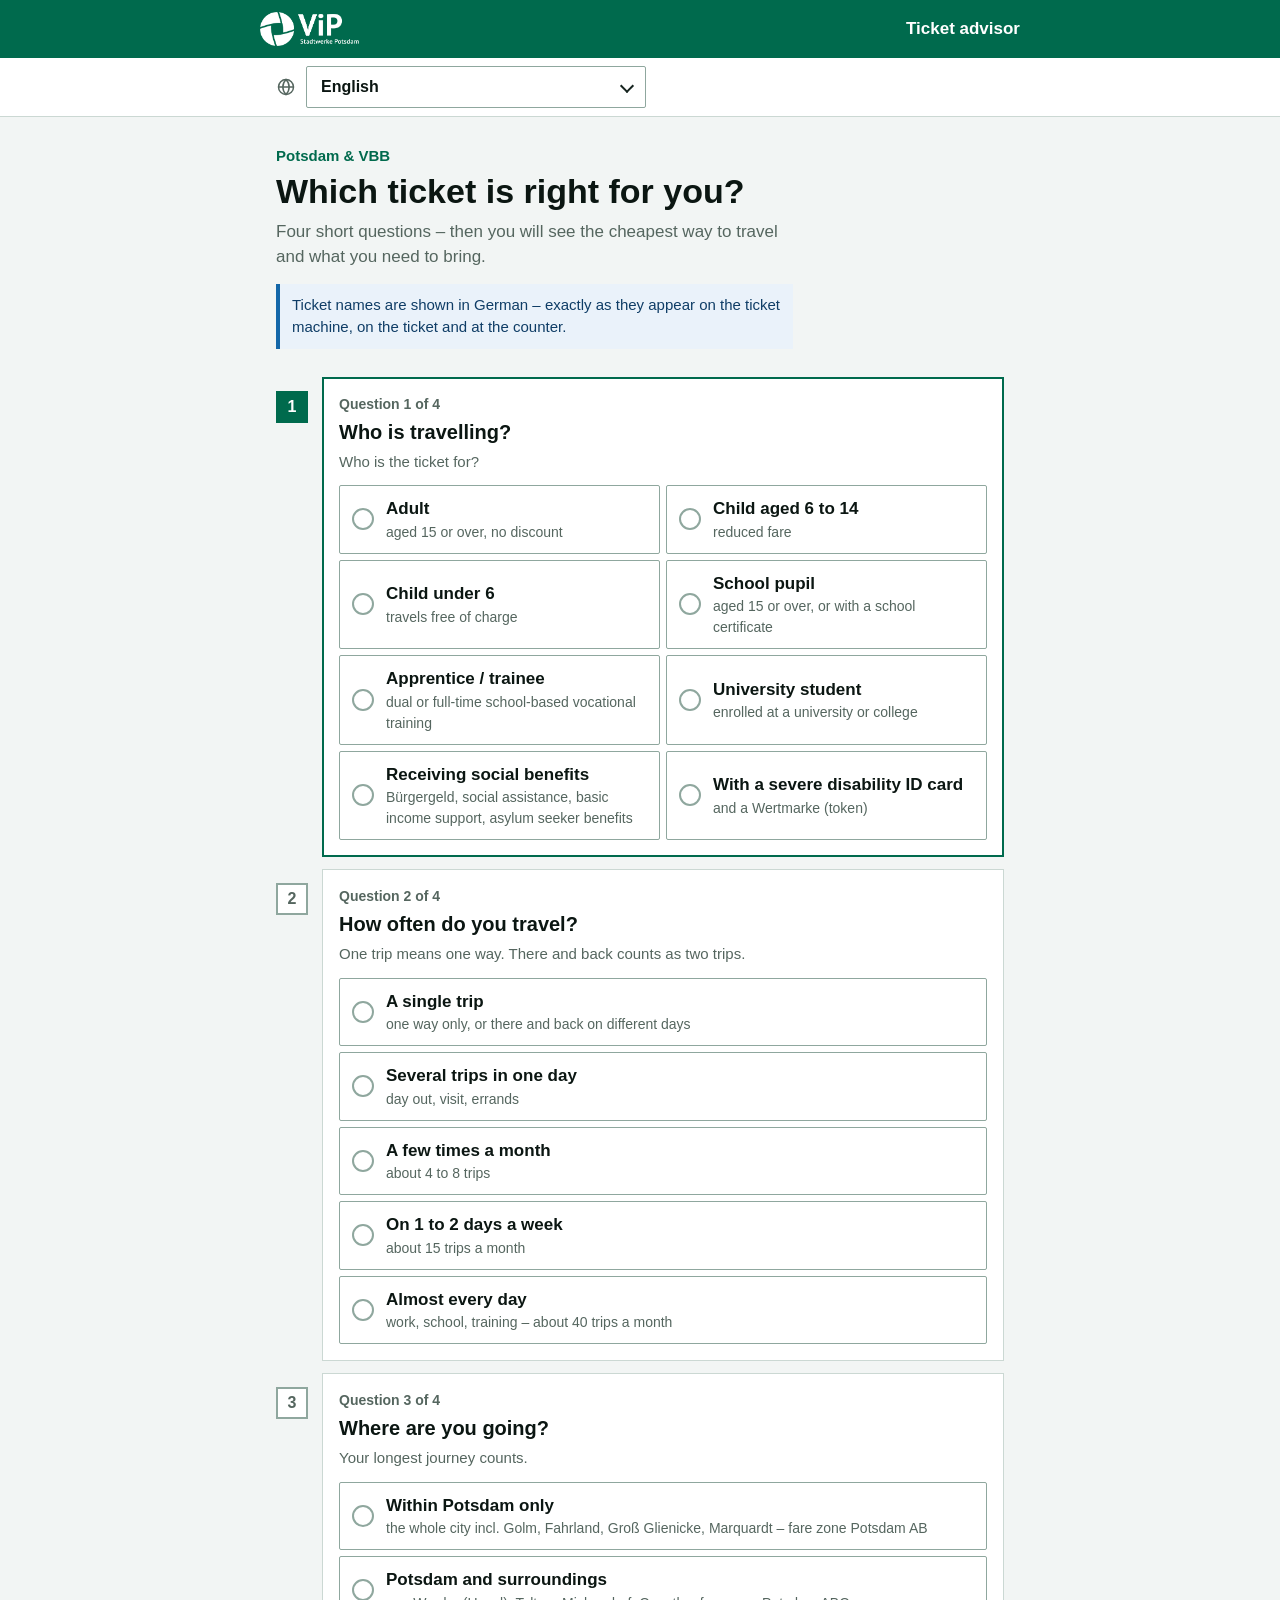
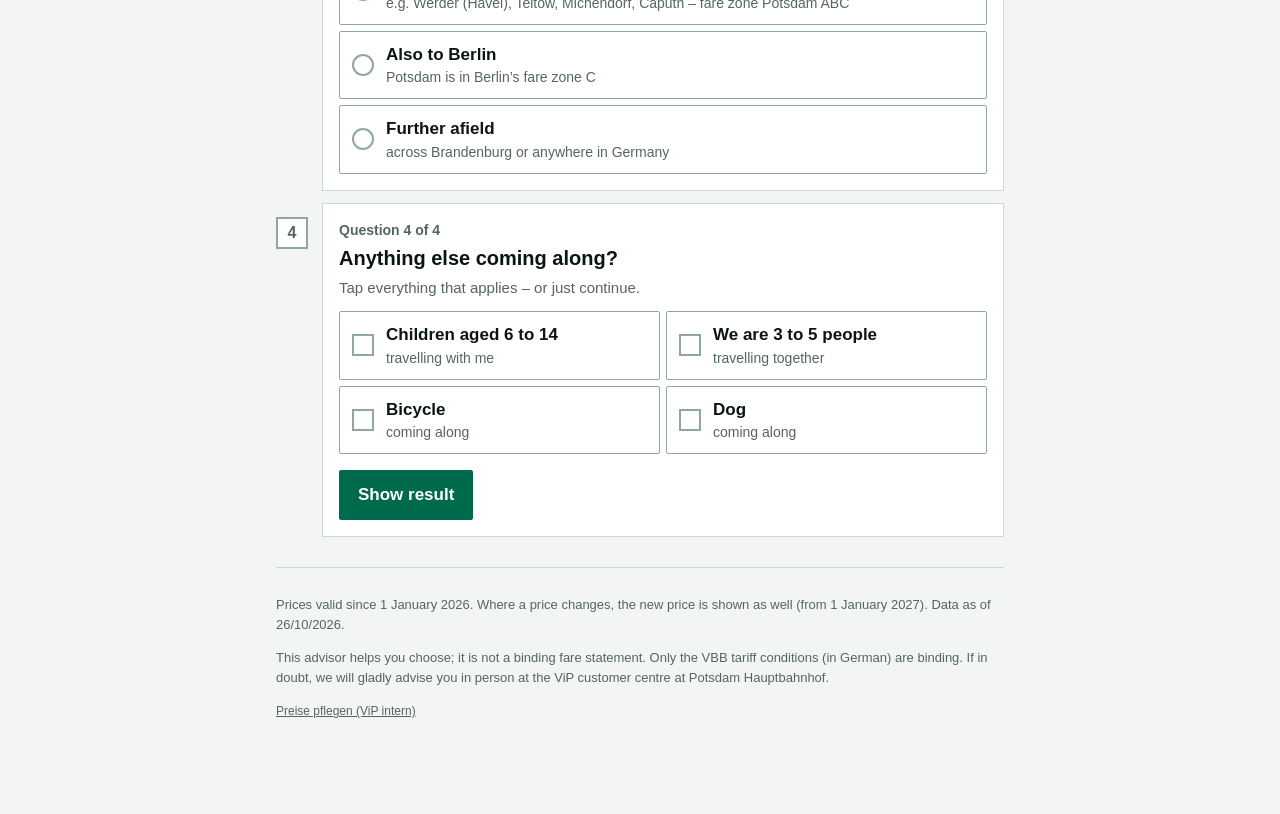
<file: tarifberater/index.html>
<!doctype html>
<html lang="de" dir="ltr">
<head>
<meta charset="utf-8">
<meta name="viewport" content="width=device-width, initial-scale=1, viewport-fit=cover">
<meta name="color-scheme" content="light dark">
<meta name="description" content="Welches Ticket passt zu mir? Vier Fragen, dann sehen Sie, was in Potsdam und im VBB für Sie am günstigsten ist. Auf Deutsch, English, Українська, العربية, Türkçe.">
<title>Welches Ticket passt?</title>
<style>
/* ============================================================
   ViP Tarifberater - eine Datei, keine Abhängigkeiten.
   Gestaltung "sachlich": eckig wie Haltestellenbeschilderung,
   flache Flächen, feste Linien, keine Schatten, keine Pillen,
   Systemschrift. Farben: ViP-Waldgrün #006A4D, Dunkelgrün #09503D,
   Seegrün #008963; Windrad-Orange/Blau nur für Hinweise.
   ============================================================ */
:root {
  --page: #F2F5F4;
  --surface: #FFFFFF;
  --tint: #E5F1ED;
  --line: #CBD8D3;
  --line-strong: #8FA79E;
  --ink: #16241F;
  --ink-strong: #0B1612;
  --muted: #55665F;
  --accent: #006A4D;
  --accent-dark: #09503D;
  --on-accent: #FFFFFF;
  --orange: #F39200;
  --blau: #1467A8;
  --warn-bg: #FFF4E0;
  --warn-ink: #5C3A00;
  --info-bg: #EAF2FA;
  --info-ink: #0F3D66;
  --font: "Segoe UI", Roboto, "Helvetica Neue", Arial, "Noto Sans", sans-serif;
}
@media (prefers-color-scheme: dark) {
  :root:not([data-theme="light"]) {
    --page: #0B1512; --surface: #13211C; --tint: #1A3A2F; --line: #2C433A; --line-strong: #4F6D62;
    --ink: #E3ECE8; --ink-strong: #FFFFFF; --muted: #9FB7AD; --accent: #3FB98F; --accent-dark: #3FB98F; --on-accent: #06120E;
    --orange: #F3A733; --blau: #6FB1E8; --warn-bg: #33270F; --warn-ink: #FFD58A; --info-bg: #122A40; --info-ink: #BFDDF7;
  }
}
:root[data-theme="dark"] {
  --page: #0B1512; --surface: #13211C; --tint: #1A3A2F; --line: #2C433A; --line-strong: #4F6D62;
  --ink: #E3ECE8; --ink-strong: #FFFFFF; --muted: #9FB7AD; --accent: #3FB98F; --accent-dark: #3FB98F; --on-accent: #06120E;
  --orange: #F3A733; --blau: #6FB1E8; --warn-bg: #33270F; --warn-ink: #FFD58A; --info-bg: #122A40; --info-ink: #BFDDF7;
}

* { box-sizing: border-box; }
html { -webkit-text-size-adjust: 100%; }
body { margin: 0; background: var(--page); color: var(--ink); font-family: var(--font); font-size: 17px; line-height: 1.5; }
button, select { font: inherit; color: inherit; }
button:focus-visible, a:focus-visible, select:focus-visible { outline: 3px solid var(--orange); outline-offset: 2px; }
.sr-only { position: absolute; width: 1px; height: 1px; overflow: hidden; clip: rect(0 0 0 0); white-space: nowrap; }
.hidden { display: none !important; }

/* ---------- Kopf ---------- */
.topbar { background: #006A4D; color: #FFFFFF; padding: 12px 16px; }
.topbar-inner { max-width: 760px; margin: 0 auto; display: flex; align-items: center; gap: 12px; }
.logo { height: 34px; width: auto; display: block; }
.topbar-title { font-weight: 600; font-size: 17px; margin-inline-start: auto; }

/* ---------- Sprachwahl ---------- */
.langbar { background: var(--surface); border-bottom: 1px solid var(--line); }
.langbar-inner { max-width: 760px; margin: 0 auto; padding: 8px 16px; display: flex; align-items: center; gap: 10px; }
.globe { flex: none; width: 20px; height: 20px; color: var(--muted); }
.lang-pick { position: relative; flex: 1 1 auto; max-width: 340px; }
.lang-pick::after {
  content: ""; position: absolute; inset-inline-end: 14px; top: 50%; width: 8px; height: 8px; margin-top: -6px;
  border: solid var(--ink); border-width: 0 2px 2px 0; transform: rotate(45deg); pointer-events: none;
}
#lang-select {
  appearance: none; -webkit-appearance: none; width: 100%; min-height: 42px;
  padding: 8px 14px; padding-inline-end: 38px; border-radius: 2px;
  border: 1px solid var(--line-strong); background: var(--surface); color: var(--ink-strong);
  font-size: 16px; font-weight: 600; cursor: pointer;
}
#lang-select:hover { border-color: var(--accent); }

.shell { max-width: 760px; margin: 0 auto; padding: 0 16px 80px; }

.intro { padding: 28px 0 10px; }
.kicker { font-size: 15px; font-weight: 600; color: var(--accent); margin: 0 0 4px; }
h1 { font-size: clamp(27px, 6vw, 34px); font-weight: 700; line-height: 1.15; margin: 0 0 8px; color: var(--ink-strong); }
.lede { margin: 0; color: var(--muted); max-width: 56ch; }
.names-note { margin: 14px 0 0; font-size: 15px; color: var(--info-ink); background: var(--info-bg); border-inline-start: 4px solid var(--blau); padding: 10px 12px; max-width: 62ch; }
body.embed .intro { padding-top: 16px; }
body.embed .topbar { display: none; }

/* ---------- Fragen: nummerierte Schritte ---------- */
.line { margin-top: 18px; counter-reset: schritt; }
.stop { position: relative; padding-inline-start: 46px; margin: 0 0 12px; }
.stop:not(.result):not(.hidden) { counter-increment: schritt; }
.stop-dot {
  position: absolute; inset-inline-start: 0; top: 14px; width: 32px; height: 32px;
  display: flex; align-items: center; justify-content: center;
  background: var(--surface); border: 2px solid var(--line-strong); color: var(--muted);
  font-weight: 700; font-size: 16px;
}
.stop-dot::before { content: counter(schritt); }
.stop.active .stop-dot { background: var(--accent); border-color: var(--accent); color: var(--on-accent); }
.stop.done .stop-dot { background: var(--surface); border-color: var(--accent); color: var(--accent); }
.stop.done .stop-dot::before { content: "✓"; }
.stop.result .stop-dot { background: var(--accent-dark); border-color: var(--accent-dark); color: var(--on-accent); }
.stop.result .stop-dot::before { content: "→"; }
:root[dir="rtl"] .stop.result .stop-dot::before { content: "←"; }

.card { background: var(--surface); border: 1px solid var(--line); padding: 16px; }
.stop.active > .card { border-color: var(--accent); border-width: 2px; padding: 15px; }
.q-head { display: flex; align-items: baseline; justify-content: space-between; gap: 12px; }
.q-label { font-size: 14px; font-weight: 600; color: var(--muted); margin: 0 0 2px; }
.q-title { font-size: 20px; font-weight: 700; margin: 0; color: var(--ink-strong); }
.q-hint { margin: 4px 0 0; color: var(--muted); font-size: 15px; }

.options { display: grid; gap: 6px; margin-top: 12px; grid-template-columns: 1fr; }
@media (min-width: 540px) { .options.cols2 { grid-template-columns: 1fr 1fr; } }
.opt {
  display: flex; align-items: center; gap: 12px; text-align: start; width: 100%;
  min-height: 54px; padding: 10px 12px; border-radius: 2px; cursor: pointer;
  background: var(--surface); border: 1px solid var(--line-strong);
}
.opt:hover { border-color: var(--accent); background: var(--tint); }
.opt[aria-pressed="true"] { background: var(--tint); border-color: var(--accent); box-shadow: inset 0 0 0 1px var(--accent); }
.opt .opt-main { font-weight: 600; color: var(--ink-strong); display: block; }
.opt .opt-sub { font-size: 14px; color: var(--muted); display: block; }
.opt .mark { flex: none; width: 22px; height: 22px; border: 2px solid var(--line-strong); position: relative; background: var(--surface); }
.opt:not(.multi) .mark { border-radius: 50%; }
.opt[aria-pressed="true"] .mark { border-color: var(--accent); }
.opt:not(.multi)[aria-pressed="true"] .mark::after { content: ""; position: absolute; inset: 4px; border-radius: 50%; background: var(--accent); }
.opt.multi[aria-pressed="true"] .mark { background: var(--accent); }
.opt.multi[aria-pressed="true"] .mark::after {
  content: ""; position: absolute; left: 5px; top: 1px; width: 6px; height: 11px;
  border: solid var(--on-accent); border-width: 0 2.5px 2.5px 0; transform: rotate(45deg);
}

/* beantwortete Frage: eine Zeile */
.stop.done .card { padding: 10px 12px; display: flex; align-items: center; gap: 10px; }
.stop.done .q-head, .stop.done .q-hint, .stop.done .options, .stop.done .actions { display: none; }
.summary { flex: 1; min-width: 0; }
.summary .q-label { margin: 0; }
.summary .answer { font-weight: 600; color: var(--ink-strong); }
.stop:not(.done) .summary { display: none; }
.change {
  background: none; border: 1px solid var(--accent); color: var(--accent); border-radius: 2px;
  padding: 6px 12px; font-size: 14px; font-weight: 600; cursor: pointer; flex: none;
}
.change:hover { background: var(--tint); }
.stop:not(.done) .change { display: none; }

/* ---------- Ergebnis ---------- */
.result-card { padding: 0; border: 2px solid var(--accent-dark); }
.result-head { padding: 14px 16px 12px; background: var(--accent-dark); color: var(--on-accent); }
.result-title { font-size: 14px; font-weight: 600; margin: 0 0 2px; opacity: .85; }
.result-name { font-size: 23px; font-weight: 700; margin: 0; line-height: 1.25; }
.result-tagline { margin: 8px 0 0; }
.tag { display: inline-block; font-size: 13px; font-weight: 700; padding: 2px 8px; border: 1px solid currentColor; }
.result-body { padding: 14px 16px 16px; }
.price-row { display: flex; align-items: baseline; gap: 10px; flex-wrap: wrap; }
.price { font-size: 38px; font-weight: 700; color: var(--accent); font-variant-numeric: tabular-nums; line-height: 1; }
.price-unit { color: var(--muted); font-weight: 600; }
.price-next, .per-ride { font-size: 14px; color: var(--muted); font-variant-numeric: tabular-nums; margin-top: 4px; }
.reasons { margin: 14px 0 0; padding: 0; list-style: none; display: grid; gap: 6px; border-top: 1px solid var(--line); padding-top: 12px; }
.reasons.beachten { border-top: 0; padding-top: 0; margin-top: 8px; }
.reasons li { display: flex; gap: 10px; align-items: flex-start; font-size: 15.5px; }
.reasons li::before { content: "✓"; flex: none; width: 16px; font-weight: 700; color: var(--accent); }
.reasons.beachten li::before { content: "!"; color: var(--orange); text-align: center; }
.buy { margin: 14px 0 0; font-size: 15px; color: var(--muted); border-top: 1px solid var(--line); padding-top: 12px; }
.buy b { color: var(--ink-strong); font-weight: 600; }

.section-label { font-size: 16px; font-weight: 700; color: var(--ink-strong); margin: 22px 0 8px; }
.alts { background: var(--surface); border: 1px solid var(--line); }
.alt { padding: 12px 14px; }
.alt + .alt { border-top: 1px solid var(--line); }
.alt-row { display: flex; flex-wrap: wrap; justify-content: space-between; gap: 2px 12px; align-items: baseline; }
.alt-name { font-weight: 600; color: var(--ink-strong); flex: 1 1 200px; }
.alt-price { font-weight: 700; color: var(--accent); font-variant-numeric: tabular-nums; flex: 0 1 auto; }
.alt-price b { white-space: nowrap; }
.alt-price .unit { font-weight: 500; color: var(--muted); }
.alt-sub { font-size: 14px; color: var(--muted); margin-top: 2px; }
.alt-sub .per { font-variant-numeric: tabular-nums; }

.notes { display: grid; gap: 8px; margin-top: 14px; }
.note { padding: 12px 14px; font-size: 15px; display: flex; gap: 10px; align-items: flex-start; border-inline-start: 4px solid; }
.note.warn { background: var(--warn-bg); color: var(--warn-ink); border-color: var(--orange); }
.note.info { background: var(--info-bg); color: var(--info-ink); border-color: var(--blau); }
.note .ico { flex: none; width: 20px; height: 20px; margin-top: 1px; }

.docs { margin: 0; padding: 12px 14px 12px 34px; padding-inline-start: 34px; font-size: 15px; background: var(--surface); border: 1px solid var(--line); }
.docs li { margin: 3px 0; }

.actions { display: flex; gap: 8px; flex-wrap: wrap; margin-top: 16px; }
.btn { border: 1px solid var(--accent); border-radius: 2px; padding: 11px 18px; font-weight: 600; cursor: pointer; background: var(--accent); color: var(--on-accent); }
.btn:hover { background: var(--accent-dark); border-color: var(--accent-dark); }
.btn.secondary { background: var(--surface); color: var(--accent); }
.btn.secondary:hover { background: var(--tint); }

.footer { margin-top: 30px; padding-top: 14px; border-top: 1px solid var(--line); font-size: 13px; color: var(--muted); line-height: 1.55; }
.footer a { color: var(--accent); }
.footer .pflege-link { color: var(--muted); font-size: 12px; }
.stand { font-variant-numeric: tabular-nums; }

/* Schriften, die die Systemschrift nicht überall abdeckt. */
:root[lang="ar"] body, :root[lang="fa"] body { font-family: "Noto Sans Arabic", "Segoe UI", Tahoma, "Geeza Pro", var(--font); font-size: 18px; }
:root[lang="hi"] body { font-family: "Noto Sans Devanagari", "Nirmala UI", "Kohinoor Devanagari", var(--font); }
:root[lang="zh"] body { font-family: var(--font), "PingFang SC", "Microsoft YaHei", "Noto Sans CJK SC", sans-serif; }
:root[lang="ja"] body { font-family: var(--font), "Hiragino Sans", "Yu Gothic UI", "Noto Sans CJK JP", sans-serif; }
:root[lang="ko"] body { font-family: var(--font), "Apple SD Gothic Neo", "Malgun Gothic", "Noto Sans CJK KR", sans-serif; }
:root[lang="ko"] .q-title, :root[lang="ko"] .opt-main { word-break: keep-all; }

@media (prefers-reduced-motion: reduce) { * { transition: none !important; } }
@media print {
  body { background: #fff; color: #000; }
  .topbar, .langbar, .change, .actions, .stop-dot { display: none !important; }
  .stop { padding-inline-start: 0; }
}
</style>
<script id="pflege-quelle">
if (/[?&]pflege(=|&|$)/.test(location.search)) document.addEventListener('DOMContentLoaded', function () {
  window.PflegeQuelle = '<!doctype html>\n' + document.documentElement.outerHTML;
});
</script>
</head>
<body>

<header class="topbar">
  <div class="topbar-inner">
    <img class="logo" src="[data-uri]" alt="ViP Verkehrsbetrieb Potsdam">
    <div class="topbar-title" data-t="topbar_title">Tarifberater</div>
  </div>
</header>
<nav class="langbar">
  <div class="langbar-inner">
    <svg class="globe" viewBox="0 0 24 24" fill="none" stroke="currentColor" stroke-width="1.8" aria-hidden="true"><circle cx="12" cy="12" r="9"/><path d="M3 12h18M12 3c2.5 2.6 3.8 5.6 3.8 9s-1.3 6.4-3.8 9c-2.5-2.6-3.8-5.6-3.8-9S9.5 5.6 12 3z"/></svg>
    <label class="lang-pick"><span class="sr-only" data-t="lang_label">Sprache</span>
      <select id="lang-select"></select>
    </label>
  </div>
</nav>

<main class="shell">
  <section class="intro">
    <p class="kicker" data-t="kicker">Potsdam &amp; VBB</p>
    <h1 data-t="h1">Welches Ticket passt zu Ihnen?</h1>
    <p class="lede" data-t="lede">Vier kurze Fragen – dann sehen Sie, womit Sie am günstigsten fahren, und was Sie dafür mitbringen müssen.</p>
    <p class="names-note hidden" id="names-note"></p>
  </section>

  <!-- Fragen und Ergebnis werden in der gewählten Sprache aufgebaut
       (Texte: tarif-i18n, Fragenliste: TarifI18n.questions). -->
  <div class="line" id="line"></div>

  <footer class="footer">
    <p id="stand-line"></p>
    <p data-t="disclaimer">Dieser Berater hilft bei der Auswahl, er ist keine verbindliche Tarifauskunft. Verbindlich sind die Tarifbestimmungen des VBB. Im Zweifel beraten wir Sie gern persönlich im ViP-Kundenzentrum am Hauptbahnhof.</p>
    <p><a class="pflege-link" href="?pflege">Preise pflegen (ViP intern)</a></p>
  </footer>
</main>


<!-- ============================================================
     TARIFDATEN - hier pflegen. Alle Preise in Euro als Paar
     [Preis 2026, Preis 2027]. Quellen und Prüfstand siehe README.
     ============================================================ -->
<script id="tarif-data" type="application/json">
{
  "stand": "2026-10-26",
  "jahre": [
    { "key": "2026", "ab": "2026-01-01", "hinweis": "" },
    { "key": "2027", "ab": "2027-01-01", "hinweis": "VBB-Stand 24.9.2026, vorbehaltlich Tarifgenehmigung" }
  ],
  "fahrtenProMonat": { "einmal": 1, "tag": 3, "gelegentlich": 6, "wenig": 15, "oft": 40 },
  "potsdam": {
    "kurz":  { "regel": [2.10, 2.20], "erm": [1.60, 1.70] },
    "ab":    { "regel": [3.00, 3.10], "erm": [2.10, 2.20] },
    "ab4":   { "regel": [9.60, 10.00], "erm": [7.00, 7.20] },
    "abc":   { "regel": [3.70, 3.80], "erm": [2.60, 2.70] },
    "abc4":  { "regel": [12.00, 12.40], "erm": [8.80, 9.20] },
    "anschlussC": [1.90, 2.00],
    "anschlussBerlinAB": [4.00, 4.10],
    "tagAB":  { "regel": [6.30, 6.60], "erm": [4.60, 4.80], "gruppe": [15.50, 16.10] },
    "tagABC": { "regel": [8.00, 8.40], "erm": [5.80, 6.00], "gruppe": [19.40, 20.10] }
  },
  "berlin": {
    "ab":     { "regel": [4.00, 4.00], "erm": [2.50, 2.50] },
    "abc":    { "regel": [5.00, 5.20], "erm": [3.50, 3.60] },
    "abc4":   { "regel": [16.80, 17.60], "erm": [11.60, 12.00] },
    "tagABC": { "regel": [12.90, 13.20], "erm": [8.00, 8.20], "gruppe": [37.70, 39.10] }
  },
  "gesamtnetzTag": [28.50, 29.60],
  "zeit": {
    "umweltAB":        { "monat": [57.00, 59.20], "abo": [43.50, 45.00] },
    "umweltABC":       { "monat": [76.60, 79.40], "abo": [59.00, 61.00] },
    "umweltBerlinABC": { "monat": [132.00, 136.90], "abo": [103.30, 107.10] },
    "gesamtnetz":      { "monat": [273.70, 283.90], "abo": [214.50, 222.50] },
    "azubiAB":         { "monat": [42.60, 44.20], "abo": [33.70, 35.00] },
    "azubiABC":        { "monat": [55.20, 57.30], "abo": [43.70, 45.30] },
    "schuelerticketPotsdam": { "eigenanteil": [15.00, 15.00], "gesamt": [26.30, 26.30] },
    "freizeitTicket":  [18.20, 18.90],
    "mobilAB":  [28.50, 29.60],
    "mobilABC": [38.30, 39.70],
    "dticket":       [63.00, 66.80],
    "dticketJob":    [44.10, 46.76],
    "dticketAzubi":  [37.80, 40.08],
    "dsemester":     [37.80, 40.08]
  },
  "fahrrad": {
    "potsdam":    { "einzel": [2.70, 2.80], "tag": [5.10, 5.60], "monatAB": [14.60, 15.10] },
    "berlin":     { "einzelABC": [3.30, 3.40], "tagABC": [6.70, 6.90], "monatABC": [18.20, 18.90] },
    "gesamtnetz": { "einzel": [4.60, 4.80], "tag": [7.50, 7.80], "monat": [30.30, 31.40] }
  },
  "abgeleitet": ["dticketJob", "dticketAzubi"]
}
</script>

<script id="tarif-i18n">
/* ============================================================
   TEXTE IN ALLEN SPRACHEN - ein Eintrag pro Text, eine Zeile pro Sprache.
   Regeln für die Pflege:
   - Produktnamen (Deutschlandticket, 24-Stunden-Karte, Umweltkarte,
     Einzelfahrausweis Potsdam AB ...) bleiben in jeder Sprache deutsch,
     weil genau so auf Automat, Ticket und Schalter steht.
   - Platzhalter in geschweiften Klammern ({p} = Preis, {n}, {m} = Zahl,
     {y} = Jahr) müssen in jeder Sprache vorkommen. Der Test
     (tarifberater/test/engine-test.mjs) prüft das.
   - Fehlt ein Text in einer Sprache, erscheint der deutsche.
   - Nicht-deutsche Texte vor dem öffentlichen Start von Muttersprachler:innen
     gegenlesen lassen (siehe README).
   ============================================================ */
var TarifI18n = (function () {
  'use strict';

  // Reihenfolge = Reihenfolge im Auswahlfeld (wie im Live-Übersetzer).
  // locale: Zahlen-/Datumsformat, immer mit lateinischen Ziffern.
  var LANGS = [
    { code: 'de', name: 'Deutsch', de: 'Deutsch', locale: 'de-DE', dir: 'ltr' },
    { code: 'en', name: 'English', de: 'Englisch', locale: 'en-GB', dir: 'ltr' },
    { code: 'uk', name: 'Українська', de: 'Ukrainisch', locale: 'uk-UA', dir: 'ltr' },
    { code: 'ru', name: 'Русский', de: 'Russisch', locale: 'ru-RU', dir: 'ltr' },
    { code: 'ar', name: 'العربية', de: 'Arabisch', locale: 'ar-u-nu-latn', dir: 'rtl' },
    { code: 'fa', name: 'فارسی', de: 'Persisch', locale: 'fa-IR-u-nu-latn', dir: 'rtl' },
    { code: 'tr', name: 'Türkçe', de: 'Türkisch', locale: 'tr-TR', dir: 'ltr' },
    { code: 'pl', name: 'Polski', de: 'Polnisch', locale: 'pl-PL', dir: 'ltr' },
    { code: 'vi', name: 'Tiếng Việt', de: 'Vietnamesisch', locale: 'vi-VN', dir: 'ltr' },
    { code: 'fr', name: 'Français', de: 'Französisch', locale: 'fr-FR', dir: 'ltr' },
    { code: 'es', name: 'Español', de: 'Spanisch', locale: 'es-ES', dir: 'ltr' },
    { code: 'it', name: 'Italiano', de: 'Italienisch', locale: 'it-IT', dir: 'ltr' },
    { code: 'zh', name: '中文', de: 'Chinesisch', locale: 'zh-CN', dir: 'ltr' },
    { code: 'ja', name: '日本語', de: 'Japanisch', locale: 'ja-JP', dir: 'ltr' },
    { code: 'ko', name: '한국어', de: 'Koreanisch', locale: 'ko-KR', dir: 'ltr' },
    { code: 'hi', name: 'हिन्दी', de: 'Hindi', locale: 'hi-IN-u-nu-latn', dir: 'ltr' }
  ];

  // Fragen und Antwortmöglichkeiten. Texte dazu: q_<frage>_label/_title/_hint,
  // o_<frage>_<wert> und o_<frage>_<wert>_sub.
  var QUESTIONS = [
    { key: 'wer', cols2: true, opts: ['erwachsen', 'kind', 'u6', 'schueler', 'azubi', 'student', 'leistung', 'sb'] },
    { key: 'wie', opts: ['einmal', 'tag', 'gelegentlich', 'wenig', 'oft'] },
    { key: 'wohin', opts: ['ab', 'abc', 'berlin', 'weit'] },
    { key: 'extras', cols2: true, multi: true, opts: ['kinder', 'gruppe', 'fahrrad', 'hund'] }
  ];

  var X = {
    // ---------------- Seite ----------------
    doc_title: {
      de: 'Welches Ticket passt?',
      en: 'Which ticket is right for me?',
      uk: 'Який квиток мені підходить?',
      ru: 'Какой билет вам подходит?',
      ar: 'ما التذكرة المناسبة لي؟',
      fa: 'کدام بلیت برای شما مناسب است؟',
      tr: 'Hangi bilet bana uygun?',
      pl: 'Jaki bilet wybrać?',
      vi: 'Vé nào phù hợp với tôi?',
      fr: 'Quel ticket me convient ?',
      es: '¿Qué billete me conviene?',
      it: 'Quale biglietto fa per me?',
      zh: '哪种车票适合我？',
      ja: 'ぴったりの乗車券は？',
      ko: '어떤 승차권이 맞을까요?',
      hi: 'आपके लिए कौन-सा टिकट सही है?'
    },
    topbar_title: {
      de: 'Tarifberater',
      en: 'Ticket advisor',
      uk: 'Підбір квитка',
      ru: 'Подбор билета',
      ar: 'دليل التذاكر',
      fa: 'راهنمای انتخاب بلیت',
      tr: 'Bilet danışmanı',
      pl: 'Doradca biletowy',
      vi: 'Tư vấn vé',
      fr: 'Conseiller tarifaire',
      es: 'Asesor de tarifas',
      it: 'Consulente tariffe',
      zh: '购票顾问',
      ja: '乗車券ガイド',
      ko: '승차권 안내',
      hi: 'टिकट सलाहकार'
    },
    lang_label: {
      de: 'Sprache',
      en: 'Language',
      uk: 'Мова',
      ru: 'Язык',
      ar: 'اللغة',
      fa: 'زبان',
      tr: 'Dil',
      pl: 'Język',
      vi: 'Ngôn ngữ',
      fr: 'Langue',
      es: 'Idioma',
      it: 'Lingua',
      zh: '语言',
      ja: '言語',
      ko: '언어',
      hi: 'भाषा'
    },
    kicker: {
      de: 'Potsdam & VBB',
      en: 'Potsdam & VBB',
      uk: 'Потсдам і VBB',
      ru: 'Потсдам и VBB',
      ar: 'بوتسدام وVBB',
      fa: 'Potsdam و VBB',
      tr: 'Potsdam ve VBB',
      pl: 'Potsdam i VBB',
      vi: 'Potsdam & VBB',
      fr: 'Potsdam & VBB',
      es: 'Potsdam & VBB',
      it: 'Potsdam & VBB',
      zh: 'Potsdam & VBB',
      ja: 'Potsdam & VBB',
      ko: 'Potsdam & VBB',
      hi: 'Potsdam और VBB'
    },
    h1: {
      de: 'Welches Ticket passt zu Ihnen?',
      en: 'Which ticket is right for you?',
      uk: 'Який квиток вам підходить?',
      ru: 'Какой билет подходит именно вам?',
      ar: 'ما التذكرة المناسبة لك؟',
      fa: 'کدام بلیت برای شما مناسب است؟',
      tr: 'Size hangi bilet uygun?',
      pl: 'Jaki bilet będzie najlepszy?',
      vi: 'Vé nào phù hợp với quý khách?',
      fr: 'Quel ticket vous convient ?',
      es: '¿Qué billete le conviene?',
      it: 'Quale biglietto fa per Lei?',
      zh: '哪种车票适合您？',
      ja: 'ぴったりの乗車券はどれですか？',
      ko: '어떤 승차권이 가장 잘 맞을까요?',
      hi: 'आपके लिए कौन-सा टिकट सही है?'
    },
    lede: {
      de: 'Vier kurze Fragen – dann sehen Sie, womit Sie am günstigsten fahren, und was Sie dafür mitbringen müssen.',
      en: 'Four short questions – then you will see the cheapest way to travel and what you need to bring.',
      uk: 'Чотири короткі запитання — і ви побачите, як їздити найдешевше та що для цього потрібно взяти з собою.',
      ru: 'Четыре коротких вопроса – и вы увидите, как ездить дешевле всего и что для этого нужно взять с собой.',
      ar: 'أربعة أسئلة قصيرة – ثم ترى أوفر طريقة للسفر وما تحتاج إلى إحضاره.',
      fa: 'چهار پرسش کوتاه – سپس می‌بینید با کدام بلیت ارزان‌تر سفر می‌کنید و چه چیزهایی باید همراه داشته باشید.',
      tr: 'Dört kısa soru – ardından en ucuz nasıl yolculuk edeceğinizi ve yanınızda ne getirmeniz gerektiğini görürsünüz.',
      pl: 'Cztery krótkie pytania – a potem widać, jak podróżować najtaniej i co trzeba mieć ze sobą.',
      vi: 'Bốn câu hỏi ngắn – sau đó quý khách sẽ biết cách đi rẻ nhất và cần mang theo giấy tờ gì.',
      fr: 'Quatre questions courtes – et vous saurez comment voyager au meilleur prix et ce qu’il faut apporter.',
      es: 'Cuatro preguntas breves y verá cuál es la forma más económica de viajar y qué necesita llevar.',
      it: 'Quattro brevi domande – poi vedrà come viaggiare spendendo meno e cosa deve portare con sé.',
      zh: '只需回答四个简短问题，即可了解最省钱的出行方式，以及您需要携带哪些材料。',
      ja: '4つの簡単な質問に答えるだけで、いちばんお得な乗り方と、そのために必要な持ち物がわかります。',
      ko: '간단한 질문 4개에 답하시면 가장 저렴하게 이용하는 방법과 준비해야 할 서류를 알려 드립니다.',
      hi: 'चार छोटे सवाल – फिर आप देखेंगे कि आप सबसे सस्ते में कैसे यात्रा कर सकते हैं और इसके लिए आपको क्या साथ लाना होगा।'
    },
    names_note: {
      de: '',
      en: 'Ticket names are shown in German – exactly as they appear on the ticket machine, on the ticket and at the counter.',
      uk: 'Назви квитків подано німецькою — саме так, як вони написані на автоматі, на квитку й у касі.',
      ru: 'Названия билетов указаны на немецком языке – точно так, как они написаны на автомате, на билете и в кассе.',
      ar: 'أسماء التذاكر مكتوبة بالألمانية – تمامًا كما تظهر على آلة البيع وعلى التذكرة وعند الشباك.',
      fa: 'نام بلیت‌ها به آلمانی نوشته شده است – دقیقاً همان‌طور که روی دستگاه فروش بلیت، روی خود بلیت و در باجه دیده می‌شود.',
      tr: 'Bilet adları Almanca gösterilir – bilet otomatında, bilette ve gişede yazdığı gibi.',
      pl: 'Nazwy biletów podano po niemiecku – dokładnie tak, jak widnieją na automacie, na bilecie i w punkcie obsługi klienta.',
      vi: 'Tên vé được giữ nguyên bằng tiếng Đức – đúng như trên máy bán vé, trên vé và tại quầy.',
      fr: 'Les noms des titres de transport restent en allemand – exactement comme sur le distributeur, sur le ticket et au guichet.',
      es: 'Los nombres de los billetes aparecen en alemán, tal como figuran en la máquina expendedora, en el billete y en la ventanilla.',
      it: 'I nomi dei biglietti sono indicati in tedesco – esattamente come compaiono sulla biglietteria automatica, sul biglietto e allo sportello.',
      zh: '车票名称以德语显示——与售票机、车票和服务柜台上的写法完全一致。',
      ja: '乗車券の名称は、券売機・乗車券・窓口での表記と同じく、ドイツ語で表示しています。',
      ko: '승차권 이름은 발매기, 승차권, 창구에 표기된 그대로 독일어로 표시합니다.',
      hi: 'टिकटों के नाम जर्मन में दिखाए गए हैं – ठीक वैसे ही जैसे वे टिकट मशीन पर, टिकट पर और काउंटर पर लिखे होते हैं।'
    },
    q_of: {
      de: 'Frage {n} von 4',
      en: 'Question {n} of 4',
      uk: 'Запитання {n} з 4',
      ru: 'Вопрос {n} из 4',
      ar: 'السؤال {n} من 4',
      fa: 'پرسش {n} از 4',
      tr: 'Soru {n} / 4',
      pl: 'Pytanie {n} z 4',
      vi: 'Câu hỏi {n}/4',
      fr: 'Question {n} sur 4',
      es: 'Pregunta {n} de 4',
      it: 'Domanda {n} di 4',
      zh: '第 {n} 题，共 4 题',
      ja: '質問 {n}／4',
      ko: '질문 {n}/4',
      hi: 'प्रश्न {n} / 4'
    },
    change: {
      de: 'Ändern',
      en: 'Change',
      uk: 'Змінити',
      ru: 'Изменить',
      ar: 'تغيير',
      fa: 'تغییر',
      tr: 'Değiştir',
      pl: 'Zmień',
      vi: 'Thay đổi',
      fr: 'Modifier',
      es: 'Cambiar',
      it: 'Modifica',
      zh: '修改',
      ja: '変更',
      ko: '변경',
      hi: 'बदलें'
    },

    // ---------------- Frage 1: Wer ----------------
    q_wer_label: {
      de: 'Wer fährt',
      en: 'Who is travelling',
      uk: 'Хто їде',
      ru: 'Кто едет',
      ar: 'من المسافر',
      fa: 'مسافر',
      tr: 'Kim yolculuk ediyor',
      pl: 'Kto jedzie',
      vi: 'Người đi',
      fr: 'Voyageur',
      es: 'Quién viaja',
      it: 'Chi viaggia',
      zh: '乘车人',
      ja: '利用者',
      ko: '이용자',
      hi: 'कौन यात्रा करेगा'
    },
    q_wer_title: {
      de: 'Wer fährt?',
      en: 'Who is travelling?',
      uk: 'Хто їде?',
      ru: 'Кто едет?',
      ar: 'من سيسافر؟',
      fa: 'چه کسی سفر می‌کند؟',
      tr: 'Kim yolculuk edecek?',
      pl: 'Kto jedzie?',
      vi: 'Ai sẽ đi?',
      fr: 'Qui voyage ?',
      es: '¿Quién viaja?',
      it: 'Chi viaggia?',
      zh: '谁乘车？',
      ja: 'どなたが乗車しますか？',
      ko: '누가 이용하시나요?',
      hi: 'कौन यात्रा कर रहा है?'
    },
    q_wer_hint: {
      de: 'Für wen soll das Ticket sein?',
      en: 'Who is the ticket for?',
      uk: 'Для кого квиток?',
      ru: 'Для кого нужен билет?',
      ar: 'لمن التذكرة؟',
      fa: 'بلیت برای چه کسی است؟',
      tr: 'Bilet kimin için?',
      pl: 'Dla kogo ma być bilet?',
      vi: 'Vé dành cho ai?',
      fr: 'Pour qui est le ticket ?',
      es: '¿Para quién es el billete?',
      it: 'Per chi è il biglietto?',
      zh: '车票给谁用？',
      ja: 'どなたの乗車券ですか？',
      ko: '누구를 위한 승차권인가요?',
      hi: 'टिकट किसके लिए है?'
    },
    o_wer_erwachsen: {
      de: 'Erwachsene Person',
      en: 'Adult',
      uk: 'Доросла особа',
      ru: 'Взрослый',
      ar: 'شخص بالغ',
      fa: 'بزرگسال',
      tr: 'Yetişkin',
      pl: 'Osoba dorosła',
      vi: 'Người lớn',
      fr: 'Adulte',
      es: 'Persona adulta',
      it: 'Adulto',
      zh: '成人',
      ja: '大人',
      ko: '성인',
      hi: 'वयस्क'
    },
    o_wer_erwachsen_sub: {
      de: 'ab 15 Jahren, ohne Ermäßigung',
      en: 'aged 15 or over, no discount',
      uk: 'від 15 років, без знижки',
      ru: 'от 15 лет, без скидки',
      ar: 'من عمر 15 سنة، بدون تخفيض',
      fa: 'از 15 سال به بالا، بدون تخفیف',
      tr: '15 yaş ve üzeri, indirimsiz',
      pl: 'od 15 lat, bez zniżki',
      vi: 'từ 15 tuổi, không giảm giá',
      fr: 'à partir de 15 ans, sans réduction',
      es: 'a partir de 15 años, sin descuento',
      it: 'da 15 anni, senza riduzione',
      zh: '15 岁及以上，无优惠',
      ja: '15歳以上、割引なし',
      ko: '만 15세 이상, 할인 없음',
      hi: '15 वर्ष या उससे अधिक, बिना छूट'
    },
    o_wer_kind: {
      de: 'Kind 6 bis 14 Jahre',
      en: 'Child aged 6 to 14',
      uk: 'Дитина від 6 до 14 років',
      ru: 'Ребёнок от 6 до 14 лет',
      ar: 'طفل من 6 إلى 14 سنة',
      fa: 'کودک 6 تا 14 ساله',
      tr: '6–14 yaş arası çocuk',
      pl: 'Dziecko od 6 do 14 lat',
      vi: 'Trẻ em 6 đến 14 tuổi',
      fr: 'Enfant de 6 à 14 ans',
      es: 'Niño o niña de 6 a 14 años',
      it: 'Bambino da 6 a 14 anni',
      zh: '6 至 14 岁儿童',
      ja: '6〜14歳の子ども',
      ko: '6~14세 어린이',
      hi: '6 से 14 वर्ष का बच्चा'
    },
    o_wer_kind_sub: {
      de: 'Ermäßigungstarif',
      en: 'reduced fare',
      uk: 'пільговий тариф',
      ru: 'льготный тариф',
      ar: 'تعرفة مخفّضة',
      fa: 'نرخ تخفیف‌دار',
      tr: 'indirimli tarife',
      pl: 'taryfa ulgowa',
      vi: 'giá vé giảm',
      fr: 'tarif réduit',
      es: 'tarifa reducida',
      it: 'tariffa ridotta',
      zh: '优惠票价',
      ja: '割引運賃',
      ko: '할인 요금',
      hi: 'रियायती किराया'
    },
    o_wer_u6: {
      de: 'Kind unter 6 Jahren',
      en: 'Child under 6',
      uk: 'Дитина до 6 років',
      ru: 'Ребёнок до 6 лет',
      ar: 'طفل دون 6 سنوات',
      fa: 'کودک زیر 6 سال',
      tr: '6 yaş altı çocuk',
      pl: 'Dziecko poniżej 6 lat',
      vi: 'Trẻ em dưới 6 tuổi',
      fr: 'Enfant de moins de 6 ans',
      es: 'Menor de 6 años',
      it: 'Bambino sotto i 6 anni',
      zh: '6 岁以下儿童',
      ja: '6歳未満の子ども',
      ko: '6세 미만 어린이',
      hi: '6 वर्ष से कम का बच्चा'
    },
    o_wer_u6_sub: {
      de: 'fährt kostenlos mit',
      en: 'travels free of charge',
      uk: 'їде безкоштовно',
      ru: 'едет бесплатно',
      ar: 'يسافر مجانًا',
      fa: 'رایگان سفر می‌کند',
      tr: 'ücretsiz yolculuk eder',
      pl: 'jedzie bezpłatnie',
      vi: 'đi miễn phí',
      fr: 'voyage gratuitement',
      es: 'viaja gratis',
      it: 'viaggia gratis',
      zh: '免费乘车',
      ja: '無料で乗車できます',
      ko: '무료 탑승',
      hi: 'मुफ़्त यात्रा करता है'
    },
    o_wer_schueler: {
      de: 'Schüler:in',
      en: 'School pupil',
      uk: 'Учень / учениця',
      ru: 'Школьник / школьница',
      ar: 'تلميذ / تلميذة',
      fa: 'دانش‌آموز',
      tr: 'Okul öğrencisi',
      pl: 'Uczeń / uczennica',
      vi: 'Học sinh',
      fr: 'Élève',
      es: 'Alumno/a escolar',
      it: 'Studente (scuola)',
      zh: '中小学生',
      ja: '児童・生徒',
      ko: '학생(초·중·고)',
      hi: 'स्कूली छात्र/छात्रा'
    },
    o_wer_schueler_sub: {
      de: 'ab 15 Jahren oder mit Schulbescheinigung',
      en: 'aged 15 or over, or with a school certificate',
      uk: 'від 15 років або з довідкою зі школи',
      ru: 'от 15 лет или со справкой из школы (Schulbescheinigung)',
      ar: 'من عمر 15 سنة أو مع شهادة مدرسية',
      fa: 'از 15 سال به بالا یا با گواهی مدرسه',
      tr: '15 yaş ve üzeri veya okul belgesiyle',
      pl: 'od 15 lat lub z zaświadczeniem ze szkoły (Schulbescheinigung)',
      vi: 'từ 15 tuổi hoặc có giấy xác nhận của trường',
      fr: 'à partir de 15 ans ou avec certificat de scolarité',
      es: 'a partir de 15 años o con certificado escolar',
      it: 'da 15 anni o con certificato scolastico',
      zh: '15 岁及以上，或持有在读证明（Schulbescheinigung）',
      ja: '15歳以上、または在学証明書あり',
      ko: '만 15세 이상 또는 재학증명서 소지',
      hi: '15 वर्ष या उससे अधिक, या स्कूल प्रमाणपत्र के साथ'
    },
    o_wer_azubi: {
      de: 'Auszubildende:r',
      en: 'Apprentice / trainee',
      uk: 'Професійне навчання (Azubi)',
      ru: 'Ученик профобучения (Azubi)',
      ar: 'متدرّب مهني (Azubi)',
      fa: 'کارآموز حرفه‌ای',
      tr: 'Meslek eğitimi (Azubi)',
      pl: 'Nauka zawodu (Azubi)',
      vi: 'Học viên học nghề',
      fr: 'Apprenti(e)',
      es: 'Aprendiz',
      it: 'Apprendista',
      zh: '职业培训学员',
      ja: '職業訓練生',
      ko: '직업훈련생',
      hi: 'प्रशिक्षु'
    },
    o_wer_azubi_sub: {
      de: 'duale oder vollschulische Ausbildung',
      en: 'dual or full-time school-based vocational training',
      uk: 'дуальне або шкільне професійне навчання',
      ru: 'дуальное обучение или обучение в профессиональной школе',
      ar: 'تدريب مهني مزدوج أو مدرسي بدوام كامل',
      fa: 'آموزش حرفه‌ای دوگانه یا تمام‌وقت در مدرسه',
      tr: 'ikili veya tam zamanlı okulda meslek eğitimi',
      pl: 'kształcenie dualne lub w szkole zawodowej',
      vi: 'học nghề kép hoặc học nghề toàn thời gian tại trường',
      fr: 'formation en alternance ou en école professionnelle',
      es: 'formación profesional dual o escolar a tiempo completo',
      it: 'formazione professionale duale o scolastica a tempo pieno',
      zh: '双元制或全日制学校职业培训',
      ja: '企業と学校の二元制、または全日制学校での職業訓練',
      ko: '기업·학교 병행(이원제) 또는 전일제 학교 직업교육',
      hi: 'दोहरा या पूर्णकालिक स्कूल-आधारित व्यावसायिक प्रशिक्षण'
    },
    o_wer_student: {
      de: 'Student:in',
      en: 'University student',
      uk: 'Студент / студентка',
      ru: 'Студент / студентка',
      ar: 'طالب / طالبة جامعية',
      fa: 'دانشجو',
      tr: 'Üniversite öğrencisi',
      pl: 'Student / studentka',
      vi: 'Sinh viên',
      fr: 'Étudiant(e)',
      es: 'Estudiante universitario/a',
      it: 'Studente universitario',
      zh: '大学生',
      ja: '大学生',
      ko: '대학생',
      hi: 'विश्वविद्यालय छात्र/छात्रा'
    },
    o_wer_student_sub: {
      de: 'an einer Hochschule eingeschrieben',
      en: 'enrolled at a university or college',
      uk: 'навчається у виші',
      ru: 'учится в вузе',
      ar: 'مسجّل في جامعة أو معهد عالٍ',
      fa: 'ثبت‌نام‌شده در دانشگاه یا مؤسسه آموزش عالی',
      tr: 'bir yükseköğretim kurumuna kayıtlı',
      pl: 'studiuje na uczelni wyższej',
      vi: 'đang theo học tại trường đại học/cao đẳng',
      fr: 'inscrit(e) dans une université ou une haute école',
      es: 'matriculado/a en una universidad o escuela superior',
      it: 'iscritto a un\'università',
      zh: '已在高校注册',
      ja: '大学・高等教育機関に在籍',
      ko: '대학에 등록된 학생',
      hi: 'किसी विश्वविद्यालय या उच्च शिक्षा संस्थान में नामांकित'
    },
    o_wer_leistung: {
      de: 'Mit Leistungsbescheid',
      en: 'Receiving social benefits',
      uk: 'Отримую соціальну допомогу',
      ru: 'Получатель пособий (Leistungsbescheid)',
      ar: 'أتلقى مساعدات اجتماعية',
      fa: 'دریافت‌کننده کمک‌هزینه دولتی',
      tr: 'Sosyal yardım alıyorum',
      pl: 'Ze świadczeniami (Leistungsbescheid)',
      vi: 'Có quyết định trợ cấp (Leistungsbescheid)',
      fr: 'Bénéficiaire d’aides sociales',
      es: 'Con prestaciones sociales',
      it: 'Con prestazioni sociali (Leistungsbescheid)',
      zh: '持有社会福利证明',
      ja: '社会給付を受給中',
      ko: '사회보장급여 수급자',
      hi: 'सामाजिक सहायता प्राप्तकर्ता'
    },
    o_wer_leistung_sub: {
      de: 'Bürgergeld, Sozialhilfe, Grundsicherung, Asylbewerberleistungen',
      en: 'Bürgergeld, social assistance, basic income support, asylum seeker benefits',
      uk: 'Bürgergeld, соціальна допомога, базове забезпечення, виплати для шукачів притулку',
      ru: 'Bürgergeld, социальная помощь, базовое обеспечение, пособия для лиц, ищущих убежища',
      ar: 'Bürgergeld، المساعدة الاجتماعية، الضمان الأساسي، مساعدات طالبي اللجوء',
      fa: 'Bürgergeld، کمک اجتماعی، تأمین معاش پایه، کمک‌هزینه پناهجویان',
      tr: 'Bürgergeld, sosyal yardım, temel güvence, sığınmacı yardımları',
      pl: 'Bürgergeld, pomoc społeczna, zabezpieczenie podstawowe, świadczenia dla osób ubiegających się o azyl',
      vi: 'Bürgergeld, trợ cấp xã hội, trợ cấp cơ bản, trợ cấp cho người xin tị nạn',
      fr: 'Bürgergeld, aide sociale, minimum social, prestations pour demandeurs d’asile',
      es: 'Bürgergeld, ayuda social, ingreso mínimo, prestaciones para solicitantes de asilo',
      it: 'Bürgergeld, assistenza sociale, reddito minimo, prestazioni per richiedenti asilo',
      zh: 'Bürgergeld（公民津贴）、社会救济、基本生活保障、难民申请者福利',
      ja: 'Bürgergeld、生活保護、基礎保障、難民申請者給付',
      ko: 'Bürgergeld, 사회부조, 기초보장, 난민신청자 급여',
      hi: 'Bürgergeld, सामाजिक सहायता, बुनियादी सहायता, शरण-आवेदक सहायता'
    },
    o_wer_sb: {
      de: 'Mit Schwerbehindertenausweis',
      en: 'With a severe disability ID card',
      uk: 'З посвідченням особи з інвалідністю',
      ru: 'С удостоверением о тяжёлой инвалидности',
      ar: 'لدي بطاقة إعاقة شديدة',
      fa: 'دارای کارت معلولیت شدید',
      tr: 'Ağır engelli kimlik kartım var',
      pl: 'Z legitymacją osoby z ciężką niepełnosprawnością',
      vi: 'Có thẻ người khuyết tật nặng',
      fr: 'Avec carte d’invalidité',
      es: 'Con tarjeta de discapacidad grave',
      it: 'Con tessera di disabilità grave',
      zh: '持有重度残疾证',
      ja: '重度障害者手帳あり',
      ko: '중증장애인 카드 소지',
      hi: 'गंभीर विकलांगता पहचान पत्र के साथ'
    },
    o_wer_sb_sub: {
      de: 'und Wertmarke',
      en: 'and a Wertmarke (token)',
      uk: 'і маркою (Wertmarke)',
      ru: 'и Wertmarke (марка на бесплатный проезд)',
      ar: 'مع طابع (Wertmarke)',
      fa: 'و Wertmarke',
      tr: 've değer pulu (Wertmarke)',
      pl: 'i Wertmarke (znaczek uprawniający do przejazdów)',
      vi: 'và Wertmarke (tem giá trị)',
      fr: 'et Wertmarke (vignette)',
      es: 'y Wertmarke (distintivo)',
      it: 'e Wertmarke (contrassegno)',
      zh: '及 Wertmarke（乘车票证）',
      ja: 'およびWertmarke（証票）',
      ko: '및 Wertmarke(증표)',
      hi: 'और Wertmarke'
    },

    // ---------------- Frage 2: Wie oft ----------------
    q_wie_label: {
      de: 'Wie oft',
      en: 'How often',
      uk: 'Як часто',
      ru: 'Как часто',
      ar: 'كم مرة',
      fa: 'تعداد سفر',
      tr: 'Ne sıklıkla',
      pl: 'Jak często',
      vi: 'Tần suất',
      fr: 'Fréquence',
      es: 'Frecuencia',
      it: 'Frequenza',
      zh: '乘车频率',
      ja: '利用頻度',
      ko: '이용 빈도',
      hi: 'कितनी बार'
    },
    q_wie_title: {
      de: 'Wie oft fahren Sie?',
      en: 'How often do you travel?',
      uk: 'Як часто ви їздите?',
      ru: 'Как часто вы ездите?',
      ar: 'كم مرة تسافر؟',
      fa: 'چند وقت یک بار سفر می‌کنید؟',
      tr: 'Ne sıklıkla yolculuk ediyorsunuz?',
      pl: 'Jak często są potrzebne przejazdy?',
      vi: 'Quý khách đi bao lâu một lần?',
      fr: 'À quelle fréquence voyagez-vous ?',
      es: '¿Con qué frecuencia viaja?',
      it: 'Quanto spesso viaggia?',
      zh: '您多久乘一次车？',
      ja: 'どのくらいの頻度で乗車しますか？',
      ko: '얼마나 자주 이용하시나요?',
      hi: 'आप कितनी बार यात्रा करते हैं?'
    },
    q_wie_hint: {
      de: 'Eine Fahrt heißt: hin. Hin und zurück sind zwei Fahrten.',
      en: 'One trip means one way. There and back counts as two trips.',
      uk: 'Одна поїздка — це в один бік. Туди й назад — дві поїздки.',
      ru: 'Одна поездка – это путь в одну сторону. Туда и обратно – это две поездки.',
      ar: 'الرحلة تعني الذهاب فقط. الذهاب والعودة رحلتان.',
      fa: 'یک سفر یعنی فقط رفت. رفت و برگشت دو سفر حساب می‌شود.',
      tr: 'Bir yolculuk tek yöndür. Gidiş-dönüş iki yolculuk sayılır.',
      pl: 'Jeden przejazd to droga w jedną stronę. Tam i z powrotem to dwa przejazdy.',
      vi: 'Một chuyến là một chiều. Đi và về là hai chuyến.',
      fr: 'Un trajet = un aller. Un aller-retour compte pour deux trajets.',
      es: 'Un viaje es solo ida. Ida y vuelta son dos viajes.',
      it: 'Un viaggio significa solo andata. Andata e ritorno sono due viaggi.',
      zh: '一次乘车指单程。往返算两次乘车。',
      ja: '「1回の乗車」は片道です。往復は2回の乗車になります。',
      ko: '1회 승차는 편도입니다. 왕복은 2회 승차입니다.',
      hi: 'एक यात्रा का मतलब है: केवल जाना। आना-जाना दो यात्राएँ हैं।'
    },
    o_wie_einmal: {
      de: 'Eine einzelne Fahrt',
      en: 'A single trip',
      uk: 'Одна поїздка',
      ru: 'Одна поездка',
      ar: 'رحلة واحدة',
      fa: 'یک سفر',
      tr: 'Tek bir yolculuk',
      pl: 'Jeden przejazd',
      vi: 'Một chuyến duy nhất',
      fr: 'Un seul trajet',
      es: 'Un solo viaje',
      it: 'Un solo viaggio',
      zh: '单次乘车',
      ja: '1回だけの乗車',
      ko: '1회 승차',
      hi: 'एक यात्रा'
    },
    o_wie_einmal_sub: {
      de: 'nur hin, oder hin und zurück an verschiedenen Tagen',
      en: 'one way only, or there and back on different days',
      uk: 'лише в один бік або туди й назад у різні дні',
      ru: 'только туда или туда и обратно в разные дни',
      ar: 'ذهاب فقط، أو ذهاب وعودة في أيام مختلفة',
      fa: 'فقط رفت، یا رفت و برگشت در روزهای مختلف',
      tr: 'sadece gidiş ya da farklı günlerde gidiş-dönüş',
      pl: 'tylko w jedną stronę albo tam i z powrotem w różne dni',
      vi: 'chỉ một chiều, hoặc đi và về vào hai ngày khác nhau',
      fr: 'aller simple, ou aller et retour à des jours différents',
      es: 'solo ida, o ida y vuelta en días distintos',
      it: 'solo andata, oppure andata e ritorno in giorni diversi',
      zh: '仅单程，或往返不在同一天',
      ja: '片道のみ、または別々の日に往復',
      ko: '편도만, 또는 다른 날에 왕복',
      hi: 'केवल जाना, या अलग-अलग दिनों में आना-जाना'
    },
    o_wie_tag: {
      de: 'Mehrere Fahrten an einem Tag',
      en: 'Several trips in one day',
      uk: 'Кілька поїздок за один день',
      ru: 'Несколько поездок за день',
      ar: 'عدة رحلات في يوم واحد',
      fa: 'چند سفر در یک روز',
      tr: 'Bir günde birkaç yolculuk',
      pl: 'Kilka przejazdów w ciągu dnia',
      vi: 'Nhiều chuyến trong một ngày',
      fr: 'Plusieurs trajets dans la journée',
      es: 'Varios viajes en un día',
      it: 'Più viaggi in un giorno',
      zh: '一天内多次乘车',
      ja: '1日に何回も乗車',
      ko: '하루에 여러 번 승차',
      hi: 'एक दिन में कई यात्राएँ'
    },
    o_wie_tag_sub: {
      de: 'Ausflug, Besuch, Erledigungen',
      en: 'day out, visit, errands',
      uk: 'екскурсія, візит, справи',
      ru: 'экскурсия, визит, дела',
      ar: 'نزهة، زيارة، قضاء حاجات',
      fa: 'گردش، دیدار، کارهای روزمره',
      tr: 'gezi, ziyaret, işler',
      pl: 'wycieczka, odwiedziny, sprawy do załatwienia',
      vi: 'đi chơi, thăm người quen, làm việc vặt',
      fr: 'excursion, visite, courses',
      es: 'excursión, visita, trámites',
      it: 'gita, visita, commissioni',
      zh: '出游、探访、办事',
      ja: 'お出かけ、訪問、用事など',
      ko: '나들이, 방문, 용무',
      hi: 'घूमना, किसी से मिलना, काम निपटाना'
    },
    o_wie_gelegentlich: {
      de: 'Ein paar Mal im Monat',
      en: 'A few times a month',
      uk: 'Кілька разів на місяць',
      ru: 'Несколько раз в месяц',
      ar: 'بضع مرات في الشهر',
      fa: 'چند بار در ماه',
      tr: 'Ayda birkaç kez',
      pl: 'Kilka razy w miesiącu',
      vi: 'Vài lần mỗi tháng',
      fr: 'Quelques fois par mois',
      es: 'Algunas veces al mes',
      it: 'Qualche volta al mese',
      zh: '每月几次',
      ja: '月に数回',
      ko: '한 달에 몇 번',
      hi: 'महीने में कुछ बार'
    },
    o_wie_gelegentlich_sub: {
      de: 'etwa 4 bis 8 Fahrten',
      en: 'about 4 to 8 trips',
      uk: 'приблизно 4–8 поїздок',
      ru: 'примерно 4–8 поездок',
      ar: 'حوالي 4 إلى 8 رحلات',
      fa: 'حدود 4 تا 8 سفر',
      tr: 'yaklaşık 4–8 yolculuk',
      pl: 'ok. 4–8 przejazdów',
      vi: 'khoảng 4 đến 8 chuyến',
      fr: 'environ 4 à 8 trajets',
      es: 'unos 4 a 8 viajes',
      it: 'circa 4–8 viaggi',
      zh: '约 4 至 8 次',
      ja: '約4〜8回の乗車',
      ko: '약 4~8회 승차',
      hi: 'लगभग 4 से 8 यात्राएँ'
    },
    o_wie_wenig: {
      de: 'An 1 bis 2 Tagen pro Woche',
      en: 'On 1 to 2 days a week',
      uk: '1–2 дні на тиждень',
      ru: '1–2 дня в неделю',
      ar: 'يوم أو يومان في الأسبوع',
      fa: '1 تا 2 روز در هفته',
      tr: 'Haftada 1–2 gün',
      pl: '1–2 dni w tygodniu',
      vi: '1 đến 2 ngày mỗi tuần',
      fr: '1 à 2 jours par semaine',
      es: '1 o 2 días por semana',
      it: '1–2 giorni a settimana',
      zh: '每周 1 至 2 天',
      ja: '週に1〜2日',
      ko: '일주일에 1~2일',
      hi: 'हफ़्ते में 1 से 2 दिन'
    },
    o_wie_wenig_sub: {
      de: 'etwa 15 Fahrten im Monat',
      en: 'about 15 trips a month',
      uk: 'приблизно 15 поїздок на місяць',
      ru: 'примерно 15 поездок в месяц',
      ar: 'حوالي 15 رحلة في الشهر',
      fa: 'حدود 15 سفر در ماه',
      tr: 'ayda yaklaşık 15 yolculuk',
      pl: 'ok. 15 przejazdów w miesiącu',
      vi: 'khoảng 15 chuyến mỗi tháng',
      fr: 'environ 15 trajets par mois',
      es: 'unos 15 viajes al mes',
      it: 'circa 15 viaggi al mese',
      zh: '每月约 15 次',
      ja: '月に約15回の乗車',
      ko: '한 달에 약 15회 승차',
      hi: 'महीने में लगभग 15 यात्राएँ'
    },
    o_wie_oft: {
      de: 'Fast täglich',
      en: 'Almost every day',
      uk: 'Майже щодня',
      ru: 'Почти каждый день',
      ar: 'يوميًا تقريبًا',
      fa: 'تقریباً هر روز',
      tr: 'Neredeyse her gün',
      pl: 'Prawie codziennie',
      vi: 'Gần như hằng ngày',
      fr: 'Presque tous les jours',
      es: 'Casi a diario',
      it: 'Quasi ogni giorno',
      zh: '几乎每天',
      ja: 'ほぼ毎日',
      ko: '거의 매일',
      hi: 'लगभग रोज़'
    },
    o_wie_oft_sub: {
      de: 'Arbeit, Schule, Ausbildung – etwa 40 Fahrten im Monat',
      en: 'work, school, training – about 40 trips a month',
      uk: 'робота, школа, навчання — приблизно 40 поїздок на місяць',
      ru: 'работа, школа, профобучение – примерно 40 поездок в месяц',
      ar: 'العمل، المدرسة، التدريب – حوالي 40 رحلة في الشهر',
      fa: 'کار، مدرسه، آموزش حرفه‌ای – حدود 40 سفر در ماه',
      tr: 'iş, okul, eğitim – ayda yaklaşık 40 yolculuk',
      pl: 'praca, szkoła, nauka zawodu – ok. 40 przejazdów w miesiącu',
      vi: 'đi làm, đi học, học nghề – khoảng 40 chuyến mỗi tháng',
      fr: 'travail, école, formation – environ 40 trajets par mois',
      es: 'trabajo, escuela, formación – unos 40 viajes al mes',
      it: 'lavoro, scuola, formazione – circa 40 viaggi al mese',
      zh: '上班、上学、培训——每月约 40 次',
      ja: '通勤・通学・職業訓練 – 月に約40回の乗車',
      ko: '직장, 학교, 직업훈련 – 한 달에 약 40회 승차',
      hi: 'काम, स्कूल, प्रशिक्षण – महीने में लगभग 40 यात्राएँ'
    },

    // ---------------- Frage 3: Wohin ----------------
    q_wohin_label: {
      de: 'Wohin',
      en: 'Where to',
      uk: 'Куди',
      ru: 'Куда',
      ar: 'إلى أين',
      fa: 'مقصد',
      tr: 'Nereye',
      pl: 'Dokąd',
      vi: 'Điểm đến',
      fr: 'Destination',
      es: 'Destino',
      it: 'Destinazione',
      zh: '目的地',
      ja: '行き先',
      ko: '목적지',
      hi: 'कहाँ तक'
    },
    q_wohin_title: {
      de: 'Wohin fahren Sie?',
      en: 'Where are you going?',
      uk: 'Куди ви їдете?',
      ru: 'Куда вы едете?',
      ar: 'إلى أين تسافر؟',
      fa: 'به کجا سفر می‌کنید؟',
      tr: 'Nereye gidiyorsunuz?',
      pl: 'Jaki jest cel podróży?',
      vi: 'Quý khách đi đâu?',
      fr: 'Où allez-vous ?',
      es: '¿Adónde va?',
      it: 'Dove va?',
      zh: '您要去哪里？',
      ja: 'どちらへ行きますか？',
      ko: '어디로 가시나요?',
      hi: 'आप कहाँ जा रहे हैं?'
    },
    q_wohin_hint: {
      de: 'Der weiteste Weg zählt.',
      en: 'Your longest journey counts.',
      uk: 'Враховується найдальша поїздка.',
      ru: 'Учитывается самая дальняя поездка.',
      ar: 'العبرة بأبعد وجهة.',
      fa: 'طولانی‌ترین مسیر شما ملاک است.',
      tr: 'En uzak yolculuğunuz esas alınır.',
      pl: 'Liczy się najdalsza trasa.',
      vi: 'Tính theo quãng đường xa nhất.',
      fr: 'C’est le trajet le plus long qui compte.',
      es: 'Cuenta el trayecto más largo.',
      it: 'Conta il tragitto più lungo.',
      zh: '以最远的行程为准。',
      ja: 'いちばん遠い行き先で判断します。',
      ko: '가장 먼 구간을 기준으로 합니다.',
      hi: 'आपकी सबसे लंबी यात्रा मायने रखती है।'
    },
    o_wohin_ab: {
      de: 'Nur innerhalb von Potsdam',
      en: 'Within Potsdam only',
      uk: 'Лише в межах Потсдама',
      ru: 'Только по Потсдаму',
      ar: 'داخل بوتسدام فقط',
      fa: 'فقط داخل Potsdam',
      tr: 'Sadece Potsdam içinde',
      pl: 'Tylko w obrębie Potsdamu',
      vi: 'Chỉ trong Potsdam',
      fr: 'Uniquement dans Potsdam',
      es: 'Solo dentro de Potsdam',
      it: 'Solo all\'interno di Potsdam',
      zh: '仅在 Potsdam 市内',
      ja: 'Potsdam市内のみ',
      ko: 'Potsdam 시내만',
      hi: 'केवल Potsdam के अंदर'
    },
    o_wohin_ab_sub: {
      de: 'Stadtgebiet einschließlich Golm, Fahrland, Groß Glienicke, Marquardt – Tarifbereich Potsdam AB',
      en: 'the whole city incl. Golm, Fahrland, Groß Glienicke, Marquardt – fare zone Potsdam AB',
      uk: 'усе місто, включно з Golm, Fahrland, Groß Glienicke, Marquardt — тарифна зона Potsdam AB',
      ru: 'весь город, включая Golm, Fahrland, Groß Glienicke, Marquardt – тарифная зона Potsdam AB',
      ar: 'كامل المدينة بما فيها Golm وFahrland وGroß Glienicke وMarquardt – المنطقة التعريفية Potsdam AB',
      fa: 'کل شهر، از جمله Golm، Fahrland، Groß Glienicke، Marquardt – منطقه تعرفه Potsdam AB',
      tr: 'Golm, Fahrland, Groß Glienicke, Marquardt dahil tüm şehir – Potsdam AB tarife bölgesi',
      pl: 'całe miasto, łącznie z Golm, Fahrland, Groß Glienicke, Marquardt – strefa taryfowa Potsdam AB',
      vi: 'toàn thành phố, kể cả Golm, Fahrland, Groß Glienicke, Marquardt – vùng giá vé Potsdam AB',
      fr: 'toute la ville, y compris Golm, Fahrland, Groß Glienicke, Marquardt – zone tarifaire Potsdam AB',
      es: 'toda la ciudad, incluidos Golm, Fahrland, Groß Glienicke, Marquardt – zona tarifaria Potsdam AB',
      it: 'territorio comunale compresi Golm, Fahrland, Groß Glienicke, Marquardt – zona tariffaria Potsdam AB',
      zh: '全市范围，包括 Golm、Fahrland、Groß Glienicke、Marquardt——票价区 Potsdam AB',
      ja: 'Golm、Fahrland、Groß Glienicke、Marquardtを含む市内全域 – 運賃区域 Potsdam AB',
      ko: 'Golm, Fahrland, Groß Glienicke, Marquardt를 포함한 시 전역 – 요금 구역 Potsdam AB',
      hi: 'पूरा शहर, Golm, Fahrland, Groß Glienicke, Marquardt सहित – किराया क्षेत्र Potsdam AB'
    },
    o_wohin_abc: {
      de: 'Potsdam und Umland',
      en: 'Potsdam and surroundings',
      uk: 'Потсдам і околиці',
      ru: 'Потсдам и окрестности',
      ar: 'بوتسدام والمناطق المحيطة',
      fa: 'Potsdam و اطراف',
      tr: 'Potsdam ve çevresi',
      pl: 'Potsdam i okolice',
      vi: 'Potsdam và vùng lân cận',
      fr: 'Potsdam et environs',
      es: 'Potsdam y alrededores',
      it: 'Potsdam e dintorni',
      zh: 'Potsdam 及周边地区',
      ja: 'Potsdamと周辺地域',
      ko: 'Potsdam 및 주변 지역',
      hi: 'Potsdam और आसपास'
    },
    o_wohin_abc_sub: {
      de: 'z. B. Werder (Havel), Teltow, Michendorf, Caputh – Tarifbereich Potsdam ABC',
      en: 'e.g. Werder (Havel), Teltow, Michendorf, Caputh – fare zone Potsdam ABC',
      uk: 'напр. Werder (Havel), Teltow, Michendorf, Caputh — тарифна зона Potsdam ABC',
      ru: 'напр. Werder (Havel), Teltow, Michendorf, Caputh – тарифная зона Potsdam ABC',
      ar: 'مثل Werder (Havel) وTeltow وMichendorf وCaputh – المنطقة التعريفية Potsdam ABC',
      fa: 'مثلاً Werder (Havel)، Teltow، Michendorf، Caputh – منطقه تعرفه Potsdam ABC',
      tr: 'örn. Werder (Havel), Teltow, Michendorf, Caputh – Potsdam ABC tarife bölgesi',
      pl: 'np. Werder (Havel), Teltow, Michendorf, Caputh – strefa taryfowa Potsdam ABC',
      vi: 'ví dụ Werder (Havel), Teltow, Michendorf, Caputh – vùng giá vé Potsdam ABC',
      fr: 'p. ex. Werder (Havel), Teltow, Michendorf, Caputh – zone tarifaire Potsdam ABC',
      es: 'p. ej., Werder (Havel), Teltow, Michendorf, Caputh – zona tarifaria Potsdam ABC',
      it: 'ad es. Werder (Havel), Teltow, Michendorf, Caputh – zona tariffaria Potsdam ABC',
      zh: '例如 Werder (Havel)、Teltow、Michendorf、Caputh——票价区 Potsdam ABC',
      ja: '例：Werder (Havel)、Teltow、Michendorf、Caputh – 運賃区域 Potsdam ABC',
      ko: '예: Werder (Havel), Teltow, Michendorf, Caputh – 요금 구역 Potsdam ABC',
      hi: 'जैसे Werder (Havel), Teltow, Michendorf, Caputh – किराया क्षेत्र Potsdam ABC'
    },
    o_wohin_berlin: {
      de: 'Auch nach Berlin',
      en: 'Also to Berlin',
      uk: 'Також до Берліна',
      ru: 'Также в Берлин',
      ar: 'إلى برلين أيضًا',
      fa: 'به Berlin هم',
      tr: 'Berlin’e de',
      pl: 'Także do Berlina',
      vi: 'Cả đi Berlin',
      fr: 'Aussi vers Berlin',
      es: 'También a Berlin',
      it: 'Anche a Berlino',
      zh: '也去柏林',
      ja: 'Berlinへも行く',
      ko: 'Berlin까지',
      hi: 'Berlin तक भी'
    },
    o_wohin_berlin_sub: {
      de: 'Potsdam liegt im Berliner Tarifbereich C',
      en: 'Potsdam is in Berlin’s fare zone C',
      uk: 'Потсдам входить до берлінської тарифної зони C',
      ru: 'Потсдам находится в берлинской тарифной зоне C',
      ar: 'تقع بوتسدام في المنطقة التعريفية C لبرلين',
      fa: 'Potsdam در منطقه تعرفه C شهر Berlin قرار دارد',
      tr: 'Potsdam, Berlin’in C tarife bölgesindedir',
      pl: 'Potsdam leży w berlińskiej strefie taryfowej C',
      vi: 'Potsdam nằm trong vùng giá vé C của Berlin',
      fr: 'Potsdam se trouve dans la zone tarifaire C de Berlin',
      es: 'Potsdam está en la zona tarifaria C de Berlin',
      it: 'Potsdam si trova nella zona tariffaria C di Berlino',
      zh: 'Potsdam 位于柏林票价区 C',
      ja: 'PotsdamはBerlinの運賃区域Cにあります',
      ko: 'Potsdam은 Berlin 요금 구역 C에 속합니다',
      hi: 'Potsdam, Berlin के किराया क्षेत्र C में आता है'
    },
    o_wohin_weit: {
      de: 'Weiter weg',
      en: 'Further afield',
      uk: 'Далі',
      ru: 'Дальше',
      ar: 'أبعد من ذلك',
      fa: 'دورتر',
      tr: 'Daha uzağa',
      pl: 'Dalej',
      vi: 'Xa hơn',
      fr: 'Plus loin',
      es: 'Más lejos',
      it: 'Più lontano',
      zh: '更远的地方',
      ja: 'さらに遠くへ',
      ko: '더 먼 곳',
      hi: 'और दूर'
    },
    o_wohin_weit_sub: {
      de: 'durch Brandenburg oder deutschlandweit',
      en: 'across Brandenburg or anywhere in Germany',
      uk: 'по Бранденбургу або по всій Німеччині',
      ru: 'по Бранденбургу или по всей Германии',
      ar: 'عبر براندنبورغ أو في أنحاء ألمانيا',
      fa: 'در سراسر Brandenburg یا در کل آلمان',
      tr: 'Brandenburg genelinde veya tüm Almanya’da',
      pl: 'po Brandenburgii lub w całych Niemczech',
      vi: 'khắp Brandenburg hoặc toàn nước Đức',
      fr: 'à travers le Brandenburg ou dans toute l’Allemagne',
      es: 'por Brandenburg o por toda Alemania',
      it: 'nel Brandeburgo o in tutta la Germania',
      zh: '勃兰登堡州各地或德国全境',
      ja: 'Brandenburg州内またはドイツ全国',
      ko: 'Brandenburg 전역 또는 독일 전국',
      hi: 'पूरे Brandenburg में या पूरे जर्मनी में'
    },

    // ---------------- Frage 4: Extras ----------------
    q_extras_label: {
      de: 'Außerdem',
      en: 'Also',
      uk: 'Додатково',
      ru: 'Дополнительно',
      ar: 'إضافةً إلى ذلك',
      fa: 'موارد دیگر',
      tr: 'Ayrıca',
      pl: 'Dodatkowo',
      vi: 'Đi kèm',
      fr: 'En plus',
      es: 'Además',
      it: 'Altro',
      zh: '其他',
      ja: 'その他',
      ko: '추가 사항',
      hi: 'इसके अलावा'
    },
    q_extras_title: {
      de: 'Was ist noch dabei?',
      en: 'Anything else coming along?',
      uk: 'Хто чи що ще з вами?',
      ru: 'Кто или что едет с вами?',
      ar: 'من أو ما الذي يرافقك؟',
      fa: 'چه چیز دیگری همراه شماست؟',
      tr: 'Yanınızda başka kim ya da ne var?',
      pl: 'Kto lub co jedzie razem?',
      vi: 'Còn ai hoặc gì đi cùng?',
      fr: 'Qui ou quoi d’autre vous accompagne ?',
      es: '¿Viaja alguien o algo más con usted?',
      it: 'Chi o cosa viaggia con Lei?',
      zh: '还有什么随行？',
      ja: 'ほかに一緒に乗るものはありますか？',
      ko: '함께 이용하는 것이 있나요?',
      hi: 'और क्या साथ है?'
    },
    q_extras_hint: {
      de: 'Alles Zutreffende antippen – oder direkt weiter.',
      en: 'Tap everything that applies – or just continue.',
      uk: 'Позначте все, що підходить, — або просто перейдіть далі.',
      ru: 'Отметьте всё подходящее – или сразу продолжайте.',
      ar: 'اختر كل ما ينطبق – أو تابع مباشرةً.',
      fa: 'همه موارد مربوط را انتخاب کنید – یا مستقیم ادامه دهید.',
      tr: 'Uygun olanların hepsine dokunun – ya da doğrudan devam edin.',
      pl: 'Proszę zaznaczyć wszystko, co pasuje – lub od razu przejść dalej.',
      vi: 'Chạm vào tất cả mục phù hợp – hoặc tiếp tục luôn.',
      fr: 'Touchez tout ce qui s’applique – ou continuez directement.',
      es: 'Toque todo lo que corresponda, o continúe directamente.',
      it: 'Tocchi tutto ciò che vale per Lei – oppure prosegua.',
      zh: '请点选所有适用项，或直接继续。',
      ja: '当てはまるものをすべてタップしてください。なければそのまま次へお進みください。',
      ko: '해당하는 항목을 모두 누르시거나 바로 다음으로 넘어가세요.',
      hi: 'जो भी लागू हो उसे टैप करें – या सीधे आगे बढ़ें।'
    },
    o_extras_kinder: {
      de: 'Kinder von 6 bis 14',
      en: 'Children aged 6 to 14',
      uk: 'Діти від 6 до 14 років',
      ru: 'Дети от 6 до 14 лет',
      ar: 'أطفال من 6 إلى 14 سنة',
      fa: 'کودکان 6 تا 14 ساله',
      tr: '6–14 yaş arası çocuklar',
      pl: 'Dzieci od 6 do 14 lat',
      vi: 'Trẻ em 6 đến 14 tuổi',
      fr: 'Enfants de 6 à 14 ans',
      es: 'Niños de 6 a 14 años',
      it: 'Bambini da 6 a 14 anni',
      zh: '6 至 14 岁儿童',
      ja: '6〜14歳の子ども',
      ko: '6~14세 어린이',
      hi: '6 से 14 वर्ष के बच्चे'
    },
    o_extras_kinder_sub: {
      de: 'fahren mit',
      en: 'travelling with me',
      uk: 'їдуть зі мною',
      ru: 'едут со мной',
      ar: 'يرافقونني',
      fa: 'همراه هستند',
      tr: 'benimle geliyor',
      pl: 'jadą razem',
      vi: 'đi cùng',
      fr: 'voyagent avec moi',
      es: 'viajan conmigo',
      it: 'viaggiano con me',
      zh: '同行',
      ja: '一緒に乗車',
      ko: '함께 탑승',
      hi: 'साथ यात्रा करेंगे'
    },
    o_extras_gruppe: {
      de: 'Wir sind 3 bis 5 Personen',
      en: 'We are 3 to 5 people',
      uk: 'Нас 3–5 осіб',
      ru: 'Нас 3–5 человек',
      ar: 'نحن من 3 إلى 5 أشخاص',
      fa: 'ما 3 تا 5 نفر هستیم',
      tr: '3–5 kişiyiz',
      pl: 'Grupa 3–5 osób',
      vi: 'Nhóm 3 đến 5 người',
      fr: 'Nous sommes 3 à 5 personnes',
      es: 'Somos de 3 a 5 personas',
      it: 'Siamo da 3 a 5 persone',
      zh: '我们共 3 至 5 人',
      ja: '3〜5人で乗車',
      ko: '3~5명이 함께',
      hi: 'हम 3 से 5 लोग हैं'
    },
    o_extras_gruppe_sub: {
      de: 'gemeinsam unterwegs',
      en: 'travelling together',
      uk: 'їдемо разом',
      ru: 'едем вместе',
      ar: 'نسافر معًا',
      fa: 'با هم سفر می‌کنیم',
      tr: 'birlikte yolculuk ediyoruz',
      pl: 'podróż razem',
      vi: 'đi cùng nhau',
      fr: 'voyageant ensemble',
      es: 'viajamos juntos',
      it: 'in viaggio insieme',
      zh: '结伴出行',
      ja: 'グループで移動',
      ko: '단체로 이동',
      hi: 'साथ में यात्रा'
    },
    o_extras_fahrrad: {
      de: 'Fahrrad',
      en: 'Bicycle',
      uk: 'Велосипед',
      ru: 'Велосипед',
      ar: 'دراجة هوائية',
      fa: 'دوچرخه',
      tr: 'Bisiklet',
      pl: 'Rower',
      vi: 'Xe đạp',
      fr: 'Vélo',
      es: 'Bicicleta',
      it: 'Bicicletta',
      zh: '自行车',
      ja: '自転車',
      ko: '자전거',
      hi: 'साइकिल'
    },
    o_extras_fahrrad_sub: {
      de: 'soll mit',
      en: 'coming along',
      uk: 'беру з собою',
      ru: 'беру с собой',
      ar: 'أريد اصطحابها',
      fa: 'همراه می‌آید',
      tr: 'yanımda olacak',
      pl: 'jedzie razem',
      vi: 'mang theo',
      fr: 'm’accompagne',
      es: 'viaja conmigo',
      it: 'viene con me',
      zh: '随车携带',
      ja: '持ち込み',
      ko: '함께 탑승',
      hi: 'साथ ले जानी है'
    },
    o_extras_hund: {
      de: 'Hund',
      en: 'Dog',
      uk: 'Собака',
      ru: 'Собака',
      ar: 'كلب',
      fa: 'سگ',
      tr: 'Köpek',
      pl: 'Pies',
      vi: 'Chó',
      fr: 'Chien',
      es: 'Perro',
      it: 'Cane',
      zh: '狗',
      ja: '犬',
      ko: '개',
      hi: 'कुत्ता'
    },
    o_extras_hund_sub: {
      de: 'soll mit',
      en: 'coming along',
      uk: 'беру з собою',
      ru: 'беру с собой',
      ar: 'أريد اصطحابه',
      fa: 'همراه می‌آید',
      tr: 'yanımda olacak',
      pl: 'jedzie razem',
      vi: 'mang theo',
      fr: 'm’accompagne',
      es: 'viaja conmigo',
      it: 'viene con me',
      zh: '随车携带',
      ja: '同伴',
      ko: '함께 탑승',
      hi: 'साथ ले जाना है'
    },
    extras_none: {
      de: 'Nichts weiter',
      en: 'Nothing else',
      uk: 'Нічого більше',
      ru: 'Больше ничего',
      ar: 'لا شيء آخر',
      fa: 'چیز دیگری نیست',
      tr: 'Başka bir şey yok',
      pl: 'Nic więcej',
      vi: 'Không có gì thêm',
      fr: 'Rien d’autre',
      es: 'Nada más',
      it: 'Nient\'altro',
      zh: '没有其他',
      ja: '特になし',
      ko: '없음',
      hi: 'और कुछ नहीं'
    },
    extras_btn: {
      de: 'Ergebnis anzeigen',
      en: 'Show result',
      uk: 'Показати результат',
      ru: 'Показать результат',
      ar: 'عرض النتيجة',
      fa: 'نمایش نتیجه',
      tr: 'Sonucu göster',
      pl: 'Pokaż wynik',
      vi: 'Xem kết quả',
      fr: 'Afficher le résultat',
      es: 'Ver resultado',
      it: 'Mostra risultato',
      zh: '显示结果',
      ja: '結果を表示',
      ko: '결과 보기',
      hi: 'परिणाम दिखाएँ'
    },

    // ---------------- Ergebnis-Rahmen ----------------
    res_title: {
      de: 'Unsere Empfehlung',
      en: 'Our recommendation',
      uk: 'Наша порада',
      ru: 'Наша рекомендация',
      ar: 'توصيتنا',
      fa: 'پیشنهاد ما',
      tr: 'Önerimiz',
      pl: 'Nasza rekomendacja',
      vi: 'Gợi ý của chúng tôi',
      fr: 'Notre recommandation',
      es: 'Nuestra recomendación',
      it: 'Il nostro consiglio',
      zh: '推荐方案',
      ja: 'おすすめ',
      ko: '추천 승차권',
      hi: 'हमारी सिफ़ारिश'
    },
    price_by_route: {
      de: 'Preis nach Strecke',
      en: 'Price depends on the route',
      uk: 'Ціна залежить від маршруту',
      ru: 'Цена зависит от маршрута',
      ar: 'السعر حسب المسافة',
      fa: 'قیمت بسته به مسیر',
      tr: 'Fiyat güzergâha göre',
      pl: 'Cena zależy od trasy',
      vi: 'Giá theo tuyến đường',
      fr: 'Prix selon le trajet',
      es: 'Precio según el trayecto',
      it: 'Prezzo secondo il percorso',
      zh: '价格视路线而定',
      ja: '料金は区間によって異なります',
      ko: '요금은 구간에 따라 다릅니다',
      hi: 'किराया मार्ग पर निर्भर'
    },
    alt_route: {
      de: 'nach Strecke',
      en: 'by route',
      uk: 'за маршрутом',
      ru: 'по маршруту',
      ar: 'حسب المسافة',
      fa: 'بسته به مسیر',
      tr: 'güzergâha göre',
      pl: 'wg trasy',
      vi: 'theo tuyến đường',
      fr: 'selon le trajet',
      es: 'según el trayecto',
      it: 'secondo il percorso',
      zh: '视路线而定',
      ja: '区間による',
      ko: '구간별 요금',
      hi: 'मार्ग के अनुसार'
    },
    price_from: {
      de: 'ab 1.1.{y}: {p}',
      en: 'from 1 Jan {y}: {p}',
      uk: 'з 1.1.{y}: {p}',
      ru: 'с 1.1.{y}: {p}',
      ar: 'اعتبارًا من 1.1.{y}: {p}',
      fa: 'از 1 ژانویه {y}: {p}',
      tr: '1.1.{y} itibarıyla: {p}',
      pl: 'od 1.1.{y}: {p}',
      vi: 'từ 1.1.{y}: {p}',
      fr: 'dès le 1er janvier {y} : {p}',
      es: 'desde el 1 de enero de {y}: {p}',
      it: 'dal 1.1.{y}: {p}',
      zh: '自 {y} 年 1 月 1 日起：{p}',
      ja: '{y}年1月1日から：{p}',
      ko: '{y}년 1월 1일부터: {p}',
      hi: '1 जनवरी {y} से: {p}'
    },
    alt_next: {
      de: 'ab {y}: {p}',
      en: 'from {y}: {p}',
      uk: 'з {y}: {p}',
      ru: 'с {y}: {p}',
      ar: 'اعتبارًا من {y}: {p}',
      fa: 'از {y}: {p}',
      tr: '{y} itibarıyla: {p}',
      pl: 'od {y}: {p}',
      vi: 'từ {y}: {p}',
      fr: 'dès {y} : {p}',
      es: 'desde {y}: {p}',
      it: 'dal {y}: {p}',
      zh: '自 {y} 年起：{p}',
      ja: '{y}年から：{p}',
      ko: '{y}년부터: {p}',
      hi: '{y} से: {p}'
    },
    per_ride: {
      de: 'entspricht {p} je Fahrt',
      en: 'that is {p} per trip',
      uk: 'це {p} за поїздку',
      ru: 'это {p} за поездку',
      ar: 'أي {p} للرحلة الواحدة',
      fa: 'معادل {p} برای هر سفر',
      tr: 'yolculuk başına {p}',
      pl: 'to {p} za przejazd',
      vi: 'tương đương {p} mỗi chuyến',
      fr: 'soit {p} par trajet',
      es: 'equivale a {p} por viaje',
      it: 'pari a {p} a viaggio',
      zh: '相当于每次 {p}',
      ja: '1回あたり{p}',
      ko: '1회당 {p}',
      hi: 'यानी प्रति यात्रा {p}'
    },
    alt_per: {
      de: '{p} je Fahrt',
      en: '{p} per trip',
      uk: '{p} за поїздку',
      ru: '{p} за поездку',
      ar: '{p} للرحلة',
      fa: '{p} برای هر سفر',
      tr: 'yolculuk başına {p}',
      pl: '{p} za przejazd',
      vi: '{p} mỗi chuyến',
      fr: '{p} par trajet',
      es: '{p} por viaje',
      it: '{p} a viaggio',
      zh: '每次 {p}',
      ja: '1回あたり{p}',
      ko: '1회당 {p}',
      hi: 'प्रति यात्रा {p}'
    },
    where: {
      de: 'Wo:',
      en: 'Where:',
      uk: 'Де:',
      ru: 'Где купить:',
      ar: 'أين:',
      fa: 'محل خرید:',
      tr: 'Nereden:',
      pl: 'Gdzie kupić:',
      vi: 'Mua ở đâu:',
      fr: 'Où :',
      es: 'Dónde:',
      it: 'Dove:',
      zh: '购买地点：',
      ja: '購入場所：',
      ko: '구입처:',
      hi: 'कहाँ से खरीदें:'
    },
    alts: {
      de: 'Alternativen',
      en: 'Alternatives',
      uk: 'Інші варіанти',
      ru: 'Альтернативы',
      ar: 'بدائل',
      fa: 'گزینه‌های دیگر',
      tr: 'Alternatifler',
      pl: 'Alternatywy',
      vi: 'Lựa chọn khác',
      fr: 'Alternatives',
      es: 'Alternativas',
      it: 'Alternative',
      zh: '其他选择',
      ja: 'ほかの選択肢',
      ko: '다른 선택지',
      hi: 'अन्य विकल्प'
    },
    docs_label: {
      de: 'Das brauchen Sie dafür',
      en: 'What you need',
      uk: 'Що вам потрібно',
      ru: 'Что для этого нужно',
      ar: 'ما تحتاج إليه',
      fa: 'مدارک لازم',
      tr: 'Gerekli belgeler',
      pl: 'Potrzebne dokumenty',
      vi: 'Giấy tờ cần có',
      fr: 'Pièces à fournir',
      es: 'Lo que necesita',
      it: 'Cosa Le serve',
      zh: '所需材料',
      ja: '必要なもの',
      ko: '필요한 서류',
      hi: 'आपको क्या चाहिए'
    },
    restart: {
      de: 'Von vorn',
      en: 'Start again',
      uk: 'Почати знову',
      ru: 'Начать заново',
      ar: 'البدء من جديد',
      fa: 'از اول',
      tr: 'Baştan başla',
      pl: 'Od nowa',
      vi: 'Làm lại từ đầu',
      fr: 'Recommencer',
      es: 'Empezar de nuevo',
      it: 'Ricomincia',
      zh: '重新开始',
      ja: '最初から',
      ko: '처음부터',
      hi: 'फिर से शुरू करें'
    },
    print: {
      de: 'Drucken',
      en: 'Print',
      uk: 'Друкувати',
      ru: 'Печать',
      ar: 'طباعة',
      fa: 'چاپ',
      tr: 'Yazdır',
      pl: 'Drukuj',
      vi: 'In',
      fr: 'Imprimer',
      es: 'Imprimir',
      it: 'Stampa',
      zh: '打印',
      ja: '印刷',
      ko: '인쇄',
      hi: 'प्रिंट करें'
    },

    // ---------------- Fußzeile ----------------
    jahr_seit: {
      de: 'gültig seit 1. Januar {y}',
      en: 'valid since 1 January {y}',
      uk: 'чинні з 1 січня {y} року',
      ru: 'действуют с 1 января {y} г.',
      ar: 'سارية منذ 1 يناير {y}',
      fa: 'معتبر از 1 ژانویه {y}',
      tr: '1 Ocak {y} tarihinden beri geçerli',
      pl: 'obowiązujące od 1 stycznia {y}',
      vi: 'áp dụng từ ngày 1 tháng 1 năm {y}',
      fr: 'en vigueur depuis le 1er janvier {y}',
      es: 'vigente desde el 1 de enero de {y}',
      it: 'validi dal 1° gennaio {y}',
      zh: '自 {y} 年 1 月 1 日起有效',
      ja: '{y}年1月1日から有効',
      ko: '{y}년 1월 1일부터 적용',
      hi: '1 जनवरी {y} से मान्य'
    },
    jahr_ab: {
      de: 'ab 1. Januar {y}',
      en: 'from 1 January {y}',
      uk: 'з 1 січня {y} року',
      ru: 'с 1 января {y} года',
      ar: 'اعتبارًا من 1 يناير {y}',
      fa: 'از 1 ژانویه {y}',
      tr: '1 Ocak {y} tarihinden itibaren',
      pl: 'od 1 stycznia {y}',
      vi: 'từ ngày 1 tháng 1 năm {y}',
      fr: 'à partir du 1er janvier {y}',
      es: 'a partir del 1 de enero de {y}',
      it: 'dal 1° gennaio {y}',
      zh: '自 {y} 年 1 月 1 日起',
      ja: '{y}年1月1日から',
      ko: '{y}년 1월 1일부터',
      hi: '1 जनवरी {y} से'
    },
    stand_prices: {
      de: 'Preise {label}.',
      en: 'Prices {label}.',
      uk: 'Ціни {label}.',
      ru: 'Цены {label}.',
      ar: 'الأسعار {label}.',
      fa: 'قیمت‌ها {label}.',
      tr: 'Fiyatlar {label}.',
      pl: 'Ceny {label}.',
      vi: 'Giá {label}.',
      fr: 'Prix {label}.',
      es: 'Precios {label}.',
      it: 'Prezzi {label}.',
      zh: '价格{label}。',
      ja: '料金：{label}。',
      ko: '요금: {label}.',
      hi: 'कीमतें {label}।'
    },
    stand_next: {
      de: 'Wo sich der Preis ändert, steht der Folgepreis dabei ({label}).',
      en: 'Where a price changes, the new price is shown as well ({label}).',
      uk: 'Якщо ціна зміниться, поруч указано нову ціну ({label}).',
      ru: 'Если цена меняется, указана и новая цена ({label}).',
      ar: 'حيث يتغير السعر يُعرض السعر الجديد أيضًا ({label}).',
      fa: 'هر جا قیمت تغییر می‌کند، قیمت جدید هم ذکر شده است ({label}).',
      tr: 'Fiyatın değiştiği yerlerde yeni fiyat da gösterilir ({label}).',
      pl: 'Jeśli cena się zmienia, podano także nową cenę ({label}).',
      vi: 'Nếu giá thay đổi, giá mới cũng được ghi kèm ({label}).',
      fr: 'Si un prix change, le nouveau prix est également indiqué ({label}).',
      es: 'Cuando un precio cambia, se indica también el nuevo precio ({label}).',
      it: 'Dove il prezzo cambia, è indicato anche il nuovo prezzo ({label}).',
      zh: '如价格有变，同时列出新价格（{label}）。',
      ja: '料金が変わる場合は、変更後の料金も併記しています（{label}）。',
      ko: '요금이 바뀌는 경우 변경 후 요금도 함께 표시합니다({label}).',
      hi: 'जहाँ कीमत बदल रही है, वहाँ नई कीमत भी दी गई है ({label})।'
    },
    stand_data: {
      de: 'Datenstand {d}.',
      en: 'Data as of {d}.',
      uk: 'Дані станом на {d}.',
      ru: 'Данные по состоянию на {d}.',
      ar: 'تاريخ البيانات {d}.',
      fa: 'تاریخ به‌روزرسانی داده‌ها: {d}.',
      tr: 'Veri tarihi {d}.',
      pl: 'Stan danych: {d}.',
      vi: 'Dữ liệu cập nhật ngày {d}.',
      fr: 'Données au {d}.',
      es: 'Datos actualizados al {d}.',
      it: 'Dati aggiornati al {d}.',
      zh: '数据截至 {d}。',
      ja: 'データ更新日：{d}。',
      ko: '데이터 기준일: {d}.',
      hi: 'डेटा की स्थिति: {d}।'
    },
    disclaimer: {
      de: 'Dieser Berater hilft bei der Auswahl, er ist keine verbindliche Tarifauskunft. Verbindlich sind die Tarifbestimmungen des VBB. Im Zweifel beraten wir Sie gern persönlich im ViP-Kundenzentrum am Hauptbahnhof.',
      en: 'This advisor helps you choose; it is not a binding fare statement. Only the VBB tariff conditions (in German) are binding. If in doubt, we will gladly advise you in person at the ViP customer centre at Potsdam Hauptbahnhof.',
      uk: 'Цей помічник допомагає з вибором, але не є офіційною тарифною довідкою. Обов’язковими є лише тарифні умови VBB (німецькою мовою). Якщо є сумніви, вас охоче проконсультують особисто в клієнтському центрі ViP на головному вокзалі (Hauptbahnhof).',
      ru: 'Этот помощник помогает с выбором, но не является официальной справкой о тарифах. Обязательную силу имеют только тарифные условия VBB. Если остались сомнения, мы с радостью проконсультируем вас лично в клиентском центре ViP на вокзале Hauptbahnhof.',
      ar: 'يساعدك هذا الدليل على الاختيار، لكنه ليس معلومات تعرفة ملزمة. الملزم فقط هو شروط تعرفة VBB (باللغة الألمانية). إذا كان لديك شك، يسعدنا تقديم المشورة لك شخصيًا في مركز خدمة عملاء ViP في المحطة الرئيسية (Hauptbahnhof).',
      fa: 'این راهنما به شما در انتخاب کمک می‌کند، اما اطلاعات رسمی و الزام‌آور درباره تعرفه نیست. فقط مقررات تعرفه VBB (به زبان آلمانی) الزام‌آور است. در صورت تردید، با کمال میل در مرکز خدمات مشتریان ViP در Hauptbahnhof به‌طور حضوری راهنمایی‌تان می‌کنیم.',
      tr: 'Bu danışman seçim yapmanıza yardımcı olur, bağlayıcı bir tarife bilgisi değildir. Yalnızca VBB tarife koşulları (Almanca) bağlayıcıdır. Emin değilseniz, Hauptbahnhof’taki ViP müşteri merkezinde size yüz yüze memnuniyetle yardımcı oluruz.',
      pl: 'Ten doradca pomaga w wyborze, ale nie stanowi wiążącej informacji taryfowej. Wiążące są wyłącznie warunki taryfowe VBB. W razie wątpliwości chętnie doradzimy osobiście w Centrum Obsługi Klienta ViP na dworcu Hauptbahnhof.',
      vi: 'Công cụ tư vấn này giúp quý khách lựa chọn, nhưng không phải là thông tin giá vé có giá trị ràng buộc. Chỉ các quy định giá vé của VBB (bằng tiếng Đức) mới có giá trị ràng buộc. Nếu còn thắc mắc, chúng tôi sẵn lòng tư vấn trực tiếp tại Trung tâm khách hàng ViP ở Hauptbahnhof.',
      fr: 'Ce conseiller vous aide à choisir, mais ne constitue pas une information tarifaire officielle. Seules les conditions tarifaires du VBB (en allemand) font foi. En cas de doute, nous vous conseillons volontiers en personne au centre clients ViP, à la gare Potsdam Hauptbahnhof.',
      es: 'Este asesor le ayuda a elegir, pero no es una información tarifaria vinculante. Solo son vinculantes las condiciones tarifarias del VBB (en alemán). Si tiene dudas, con gusto le asesoramos en persona en el centro de atención al cliente de ViP, en la estación Potsdam Hauptbahnhof.',
      it: 'Questo consulente aiuta nella scelta, ma non è un\'informazione tariffaria vincolante. Fanno fede solo le condizioni tariffarie del VBB (in tedesco). In caso di dubbi, saremo lieti di consigliarLa di persona presso il centro clienti ViP all\'Hauptbahnhof.',
      zh: '本顾问仅帮助您选择车票，不构成具有约束力的票价说明。以 VBB 票价规定（德语）为准。如有疑问，欢迎前往 Potsdam Hauptbahnhof（中央火车站）的 ViP 客户服务中心，我们乐意为您当面咨询。',
      ja: 'このガイドは乗車券選びをお手伝いするもので、正式な運賃案内ではありません。正式に適用されるのはVBBの運賃規則（ドイツ語）です。ご不明な点は、Hauptbahnhof（中央駅）のViPカスタマーセンターで直接ご案内いたします。',
      ko: '이 안내는 승차권 선택을 돕기 위한 것으로, 공식적인 요금 안내가 아닙니다. 구속력이 있는 것은 VBB 요금 규정(독일어)뿐입니다. 궁금한 점이 있으시면 Hauptbahnhof(중앙역)에 있는 ViP 고객센터에서 직접 친절히 안내해 드립니다.',
      hi: 'यह सलाहकार टिकट चुनने में मदद करता है, यह किराए की बाध्यकारी जानकारी नहीं है। केवल VBB की किराया शर्तें (जर्मन में) बाध्यकारी हैं। संदेह होने पर हम Hauptbahnhof स्थित ViP ग्राहक केंद्र में आपको व्यक्तिगत रूप से सहर्ष सलाह देंगे।'
    },

    // ---------------- Empfehlungs-Bausteine (Engine) ----------------
    tag_best: {
      de: 'Günstigste Wahl',
      en: 'Cheapest option',
      uk: 'Найвигідніше',
      ru: 'Самый выгодный вариант',
      ar: 'الخيار الأوفر',
      fa: 'ارزان‌ترین گزینه',
      tr: 'En uygun seçenek',
      pl: 'Najtańsza opcja',
      vi: 'Lựa chọn rẻ nhất',
      fr: 'Option la moins chère',
      es: 'Opción más económica',
      it: 'Scelta più conveniente',
      zh: '最省钱',
      ja: 'いちばんお得',
      ko: '가장 저렴한 선택',
      hi: 'सबसे सस्ता विकल्प'
    },
    tag_leistung: {
      de: 'Für Leistungsberechtigte',
      en: 'For benefit recipients',
      uk: 'Для отримувачів соціальної допомоги',
      ru: 'Для получателей пособий',
      ar: 'للمستفيدين من المساعدات',
      fa: 'برای دریافت‌کنندگان کمک‌هزینه',
      tr: 'Sosyal yardım alanlar için',
      pl: 'Dla osób pobierających świadczenia',
      vi: 'Dành cho người hưởng trợ cấp',
      fr: 'Pour les bénéficiaires d’aides',
      es: 'Para beneficiarios de prestaciones',
      it: 'Per beneficiari di prestazioni',
      zh: '适用于福利领取者',
      ja: '給付受給者向け',
      ko: '급여 수급자 전용',
      hi: 'सहायता प्राप्तकर्ताओं के लिए'
    },
    tag_schueler: {
      de: 'Für Potsdamer Schüler:innen',
      en: 'For pupils in Potsdam',
      uk: 'Для учнів шкіл Потсдама',
      ru: 'Для школьников Потсдама',
      ar: 'لتلاميذ مدارس بوتسدام',
      fa: 'برای دانش‌آموزان Potsdam',
      tr: 'Potsdam’daki okul öğrencileri için',
      pl: 'Dla uczniów z Potsdamu',
      vi: 'Dành cho học sinh Potsdam',
      fr: 'Pour les élèves de Potsdam',
      es: 'Para escolares de Potsdam',
      it: 'Per studenti delle scuole di Potsdam',
      zh: '适用于 Potsdam 中小学生',
      ja: 'Potsdamの児童・生徒向け',
      ko: 'Potsdam 학생 전용',
      hi: 'Potsdam के स्कूली छात्रों के लिए'
    },
    tag_azubi: {
      de: 'Für Auszubildende',
      en: 'For apprentices',
      uk: 'Для тих, хто навчається професії',
      ru: 'Для учеников профобучения',
      ar: 'للمتدرّبين المهنيين',
      fa: 'برای کارآموزان حرفه‌ای',
      tr: 'Meslek eğitimi alanlar için',
      pl: 'Dla osób uczących się zawodu',
      vi: 'Dành cho học viên học nghề',
      fr: 'Pour les apprentis',
      es: 'Para aprendices',
      it: 'Per apprendisti',
      zh: '适用于职业培训学员',
      ja: '職業訓練生向け',
      ko: '직업훈련생 전용',
      hi: 'प्रशिक्षुओं के लिए'
    },
    u_fahrt: {
      de: 'pro Fahrt',
      en: 'per trip',
      uk: 'за поїздку',
      ru: 'за поездку',
      ar: 'للرحلة',
      fa: 'برای هر سفر',
      tr: 'yolculuk başına',
      pl: 'za przejazd',
      vi: 'mỗi chuyến',
      fr: 'par trajet',
      es: 'por viaje',
      it: 'a viaggio',
      zh: '每次',
      ja: '1回あたり',
      ko: '1회당',
      hi: 'प्रति यात्रा'
    },
    u_4fahrten: {
      de: 'für 4 Fahrten',
      en: 'for 4 trips',
      uk: 'за 4 поїздки',
      ru: 'за 4 поездки',
      ar: 'لـ 4 رحلات',
      fa: 'برای 4 سفر',
      tr: '4 yolculuk için',
      pl: 'za 4 przejazdy',
      vi: 'cho 4 chuyến',
      fr: 'pour 4 trajets',
      es: 'por 4 viajes',
      it: 'per 4 viaggi',
      zh: '4 次',
      ja: '4回分',
      ko: '4회분',
      hi: '4 यात्राओं के लिए'
    },
    u_24h: {
      de: 'für 24 Stunden',
      en: 'for 24 hours',
      uk: 'на 24 години',
      ru: 'на 24 часа',
      ar: 'لمدة 24 ساعة',
      fa: 'برای 24 ساعت',
      tr: '24 saat için',
      pl: 'na 24 godziny',
      vi: 'cho 24 giờ',
      fr: 'pour 24 heures',
      es: 'por 24 horas',
      it: 'per 24 ore',
      zh: '24 小时',
      ja: '24時間',
      ko: '24시간',
      hi: '24 घंटे के लिए'
    },
    u_tag: {
      de: 'für einen Tag',
      en: 'for one day',
      uk: 'на один день',
      ru: 'на один день',
      ar: 'ليوم واحد',
      fa: 'برای یک روز',
      tr: 'bir gün için',
      pl: 'na jeden dzień',
      vi: 'cho một ngày',
      fr: 'pour une journée',
      es: 'por un día',
      it: 'per un giorno',
      zh: '一天',
      ja: '1日',
      ko: '1일',
      hi: 'एक दिन के लिए'
    },
    u_gruppe: {
      de: 'für bis zu 5 Personen, 24 Stunden',
      en: 'for up to 5 people, 24 hours',
      uk: 'до 5 осіб, 24 години',
      ru: 'до 5 человек, 24 часа',
      ar: 'حتى 5 أشخاص، 24 ساعة',
      fa: 'برای حداکثر 5 نفر، 24 ساعت',
      tr: '5 kişiye kadar, 24 saat',
      pl: 'do 5 osób, 24 godziny',
      vi: 'tối đa 5 người, 24 giờ',
      fr: 'jusqu’à 5 personnes, 24 heures',
      es: 'hasta 5 personas, 24 horas',
      it: 'fino a 5 persone, 24 ore',
      zh: '最多 5 人，24 小时',
      ja: '最大5人、24時間',
      ko: '최대 5명, 24시간',
      hi: 'अधिकतम 5 लोगों के लिए, 24 घंटे'
    },
    u_monat: {
      de: 'pro Monat',
      en: 'per month',
      uk: 'на місяць',
      ru: 'в месяц',
      ar: 'شهريًا',
      fa: 'در ماه',
      tr: 'aylık',
      pl: 'miesięcznie',
      vi: 'mỗi tháng',
      fr: 'par mois',
      es: 'al mes',
      it: 'al mese',
      zh: '每月',
      ja: '1か月あたり',
      ko: '월',
      hi: 'प्रति माह'
    },
    u_monat_eigen: {
      de: 'pro Monat (Eigenanteil)',
      en: 'per month (your share)',
      uk: 'на місяць (власний внесок)',
      ru: 'в месяц (ваша доля)',
      ar: 'شهريًا (حصتك من السعر)',
      fa: 'در ماه (سهم خودتان)',
      tr: 'aylık (kendi payınız)',
      pl: 'miesięcznie (udział własny)',
      vi: 'mỗi tháng (phần tự trả)',
      fr: 'par mois (votre part)',
      es: 'al mes (su aporte)',
      it: 'al mese (quota a Suo carico)',
      zh: '每月（自付部分）',
      ja: '1か月あたり（自己負担分）',
      ko: '월(본인 부담금)',
      hi: 'प्रति माह (आपका हिस्सा)'
    },
    u_hinzurueck: {
      de: 'für hin und zurück',
      en: 'there and back',
      uk: 'туди й назад',
      ru: 'туда и обратно',
      ar: 'ذهابًا وإيابًا',
      fa: 'برای رفت و برگشت',
      tr: 'gidiş-dönüş',
      pl: 'tam i z powrotem',
      vi: 'cho đi và về',
      fr: 'aller-retour',
      es: 'ida y vuelta',
      it: 'andata e ritorno',
      zh: '往返',
      ja: '往復',
      ko: '왕복',
      hi: 'आने-जाने के लिए'
    },
    u_monat_geschaetzt: {
      de: 'pro Monat, geschätzt',
      en: 'per month, estimated',
      uk: 'на місяць, орієнтовно',
      ru: 'в месяц, примерно',
      ar: 'شهريًا، تقديريًا',
      fa: 'در ماه، تخمینی',
      tr: 'aylık, tahmini',
      pl: 'miesięcznie, szacunkowo',
      vi: 'mỗi tháng, ước tính',
      fr: 'par mois, estimation',
      es: 'al mes, estimado',
      it: 'al mese, stima',
      zh: '每月，估算',
      ja: '1か月あたり（概算）',
      ko: '월, 예상 금액',
      hi: 'प्रति माह, अनुमानित'
    },
    u_kombi: {
      de: 'pro Monat + {p} je Berlin-Fahrt',
      en: 'per month + {p} per Berlin trip',
      uk: 'на місяць + {p} за кожну поїздку до Берліна',
      ru: 'в месяц + {p} за каждую поездку в Берлин',
      ar: 'شهريًا + {p} لكل رحلة إلى برلين',
      fa: 'در ماه + {p} برای هر سفر به Berlin',
      tr: 'aylık + Berlin yolculuğu başına {p}',
      pl: 'miesięcznie + {p} za każdy przejazd do Berlina',
      vi: 'mỗi tháng + {p} mỗi chuyến đi Berlin',
      fr: 'par mois + {p} par trajet vers Berlin',
      es: 'al mes + {p} por viaje a Berlin',
      it: 'al mese + {p} per ogni viaggio a Berlino',
      zh: '每月 + 每次去柏林 {p}',
      ja: '1か月あたり＋Berlinへの乗車1回ごとに{p}',
      ko: '월 + Berlin 1회 승차당 {p}',
      hi: 'प्रति माह + प्रति Berlin यात्रा {p}'
    },
    n_abo: {
      de: ' im Abo',
      en: ' – subscription',
      uk: ' — абонемент',
      ru: ' – абонемент',
      ar: ' – اشتراك',
      fa: ' – اشتراکی (Abo)',
      tr: ' – abonelik',
      pl: ' – abonament',
      vi: ' – thuê bao (Abo)',
      fr: ' – abonnement',
      es: ' – suscripción',
      it: ' in abbonamento',
      zh: ' （订阅）',
      ja: ' – 定期契約（Abo）',
      ko: ' – 정기 구독(Abo)',
      hi: ' – सब्सक्रिप्शन (Abo)'
    },
    n_monat: {
      de: ' als Monatskarte',
      en: ' – monthly ticket',
      uk: ' — місячний квиток',
      ru: ' – месячный билет',
      ar: ' – تذكرة شهرية',
      fa: ' – بلیت ماهانه',
      tr: ' – aylık bilet',
      pl: ' – bilet miesięczny',
      vi: ' – vé tháng',
      fr: ' – carte mensuelle',
      es: ' – billete mensual',
      it: ' come biglietto mensile',
      zh: ' （月票）',
      ja: ' – 1か月券',
      ko: ' – 월 승차권',
      hi: ' – मासिक टिकट'
    },
    n_einzel_vbb: {
      de: 'Einzelfahrausweis nach Entfernung',
      en: 'Einzelfahrausweis (single ticket) by distance',
      uk: 'Einzelfahrausweis (разовий квиток) за відстанню',
      ru: 'Einzelfahrausweis (разовый билет) по расстоянию',
      ar: 'Einzelfahrausweis (تذكرة رحلة واحدة) حسب المسافة',
      fa: 'Einzelfahrausweis (بلیت تک‌سفره) بر اساس مسافت',
      tr: 'Mesafeye göre Einzelfahrausweis (tek yolculuk bileti)',
      pl: 'Einzelfahrausweis (bilet jednorazowy) wg odległości',
      vi: 'Einzelfahrausweis (vé lượt) theo khoảng cách',
      fr: 'Einzelfahrausweis (ticket simple) selon la distance',
      es: 'Einzelfahrausweis (billete sencillo) según la distancia',
      it: 'Einzelfahrausweis (biglietto singolo) secondo la distanza',
      zh: 'Einzelfahrausweis（单程票），按距离计价',
      ja: '距離別のEinzelfahrausweis（片道乗車券）',
      ko: '거리별 Einzelfahrausweis(1회권)',
      hi: 'दूरी के अनुसार Einzelfahrausweis (एकल टिकट)'
    },
    n_2einzel: {
      de: '2 Einzelfahrausweise statt Tageskarte',
      en: '2 single tickets instead of a day ticket',
      uk: '2 разові квитки замість денного',
      ru: '2 разовых билета (Einzelfahrausweis) вместо дневного',
      ar: 'تذكرتا رحلة واحدة بدل التذكرة اليومية',
      fa: '2 بلیت تک‌سفره (Einzelfahrausweis) به‌جای بلیت روزانه',
      tr: 'Günlük bilet yerine 2 tek yolculuk bileti',
      pl: '2 bilety jednorazowe (Einzelfahrausweis) zamiast dobowego',
      vi: '2 vé lượt thay cho vé ngày',
      fr: '2 Einzelfahrausweise (tickets simples) au lieu d’un ticket journée',
      es: '2 Einzelfahrausweise (billetes sencillos) en lugar de un billete de día',
      it: '2 biglietti singoli invece del biglietto giornaliero',
      zh: '2 张单程票，代替日票',
      ja: 'Tageskarteの代わりにEinzelfahrausweis 2枚',
      ko: 'Tageskarte 대신 Einzelfahrausweis 2장',
      hi: 'दिन के टिकट के बजाय 2 Einzelfahrausweis (एकल टिकट)'
    },
    n_vierer_n: {
      de: '4-Fahrten-Karten für etwa {n} Fahrten',
      en: '4-Fahrten-Karten for about {n} trips',
      uk: '4-Fahrten-Karten приблизно на {n} поїздок',
      ru: '4-Fahrten-Karten примерно на {n} поездок',
      ar: '4-Fahrten-Karten لحوالي {n} رحلة',
      fa: '4-Fahrten-Karten برای حدود {n} سفر',
      tr: 'Yaklaşık {n} yolculuk için 4-Fahrten-Karten',
      pl: '4-Fahrten-Karten na ok. {n} przejazdów',
      vi: '4-Fahrten-Karten cho khoảng {n} chuyến',
      fr: '4-Fahrten-Karten pour environ {n} trajets',
      es: '4-Fahrten-Karten para unos {n} viajes',
      it: '4-Fahrten-Karten per circa {n} viaggi',
      zh: '4-Fahrten-Karten，约 {n} 次',
      ja: '約{n}回分の4-Fahrten-Karten',
      ko: '약 {n}회분 4-Fahrten-Karten',
      hi: 'लगभग {n} यात्राओं के लिए 4-Fahrten-Karten'
    },
    n_kombi: {
      de: 'Umweltkarte Potsdam AB im Abo + Anschluss nach Berlin',
      en: 'Umweltkarte Potsdam AB subscription + extension ticket to Berlin',
      uk: 'Umweltkarte Potsdam AB (абонемент) + доплатний квиток до Берліна',
      ru: 'Umweltkarte Potsdam AB – абонемент + доплатной билет до Берлина',
      ar: 'Umweltkarte Potsdam AB (اشتراك) + تذكرة تكميلية إلى برلين',
      fa: 'Umweltkarte Potsdam AB اشتراکی + بلیت تکمیلی برای Berlin',
      tr: 'Umweltkarte Potsdam AB aboneliği + Berlin’e ek bilet',
      pl: 'Umweltkarte Potsdam AB – abonament + bilet dopłatowy do Berlina',
      vi: 'Umweltkarte Potsdam AB thuê bao + vé nối tiếp đi Berlin',
      fr: 'Umweltkarte Potsdam AB en abonnement + extension vers Berlin',
      es: 'Umweltkarte Potsdam AB con suscripción + billete de conexión a Berlin',
      it: 'Umweltkarte Potsdam AB in abbonamento + estensione per Berlino',
      zh: 'Umweltkarte Potsdam AB（订阅 Abo）+ 柏林衔接票',
      ja: 'Umweltkarte Potsdam AB（定期契約）＋Berlinへの接続券',
      ko: 'Umweltkarte Potsdam AB 정기 구독 + Berlin 연결 승차권',
      hi: 'Umweltkarte Potsdam AB सब्सक्रिप्शन + Berlin के लिए अतिरिक्त टिकट'
    },
    buy_bar: {
      de: 'Automat in Bus und Tram, VBB-App, ViP-Kundenzentrum',
      en: 'ticket machine on the bus or tram, VBB app, ViP customer centre',
      uk: 'автомат в автобусі й трамваї, застосунок VBB, клієнтський центр ViP',
      ru: 'Автомат в автобусе и трамвае, приложение VBB, клиентский центр ViP',
      ar: 'آلة البيع في الحافلة والترام، تطبيق VBB، مركز خدمة عملاء ViP',
      fa: 'دستگاه فروش بلیت در اتوبوس و تراموا، اپلیکیشن VBB، مرکز خدمات مشتریان ViP',
      tr: 'otobüs ve tramvaydaki bilet otomatı, VBB uygulaması, ViP müşteri merkezi',
      pl: 'Automat w autobusie i tramwaju, aplikacja VBB, Centrum Obsługi Klienta ViP',
      vi: 'Máy bán vé trên xe buýt và tàu điện, ứng dụng VBB, Trung tâm khách hàng ViP',
      fr: 'Distributeur dans le bus et le tram, appli VBB, centre clients ViP',
      es: 'Máquina expendedora en el autobús y el tranvía, app VBB, centro de atención al cliente de ViP',
      it: 'Distributore automatico su bus e tram, app VBB, centro clienti ViP',
      zh: '公交车和有轨电车上的售票机、VBB App、ViP 客户服务中心',
      ja: 'バス・トラム車内の券売機、VBBアプリ、ViPカスタマーセンター',
      ko: '버스·트램 내 발매기, VBB 앱, ViP 고객센터',
      hi: 'बस और ट्राम में टिकट मशीन, VBB ऐप, ViP ग्राहक केंद्र'
    },
    buy_abo: {
      de: 'ViP-Kundenzentrum oder online unter swp-potsdam.de/abonnement – Abos beginnen zum Monatsersten, am besten bis zum 10. des Vormonats beantragen',
      en: 'ViP customer centre or online at swp-potsdam.de/abonnement – subscriptions start on the 1st of the month; ideally apply by the 10th of the month before',
      uk: 'клієнтський центр ViP або онлайн на swp-potsdam.de/abonnement — абонемент починається з 1-го числа місяця, заяву краще подати до 10-го числа попереднього місяця',
      ru: 'Клиентский центр ViP или онлайн на swp-potsdam.de/abonnement – абонемент начинается с 1-го числа месяца, заявку лучше подать до 10-го числа предыдущего месяца',
      ar: 'مركز خدمة عملاء ViP أو عبر الإنترنت على swp-potsdam.de/abonnement – يبدأ الاشتراك في أول الشهر، ويُفضَّل تقديم الطلب قبل اليوم العاشر من الشهر السابق',
      fa: 'مرکز خدمات مشتریان ViP یا آنلاین در swp-potsdam.de/abonnement – اشتراک‌ها از اول ماه شروع می‌شوند؛ بهتر است تا روز 10 ماه قبل درخواست دهید',
      tr: 'ViP müşteri merkezi veya çevrimiçi swp-potsdam.de/abonnement – abonelikler ayın 1’inde başlar; en iyisi bir önceki ayın 10’una kadar başvurun',
      pl: 'Centrum Obsługi Klienta ViP lub online: swp-potsdam.de/abonnement – abonament zaczyna się od 1. dnia miesiąca; wniosek najlepiej złożyć do 10. dnia poprzedniego miesiąca',
      vi: 'Trung tâm khách hàng ViP hoặc trực tuyến tại swp-potsdam.de/abonnement – thuê bao bắt đầu từ ngày 1 đầu tháng; tốt nhất nên đăng ký trước ngày 10 của tháng trước',
      fr: 'Centre clients ViP ou en ligne sur swp-potsdam.de/abonnement – les abonnements commencent le 1er du mois ; faites la demande de préférence avant le 10 du mois précédent',
      es: 'Centro de atención al cliente de ViP o en línea en swp-potsdam.de/abonnement – las suscripciones empiezan el día 1 de cada mes; lo ideal es solicitarlas antes del día 10 del mes anterior',
      it: 'Centro clienti ViP oppure online su swp-potsdam.de/abonnement – gli abbonamenti iniziano il primo del mese; è meglio richiederli entro il 10 del mese precedente',
      zh: 'ViP 客户服务中心或在线办理：swp-potsdam.de/abonnement——订阅从每月 1 日开始，最好在上月 10 日前申请',
      ja: 'ViPカスタマーセンター、またはオンライン（swp-potsdam.de/abonnement）– 定期契約は毎月1日に開始します。前月10日までのお申し込みをおすすめします',
      ko: 'ViP 고객센터 또는 온라인 swp-potsdam.de/abonnement – 정기 구독은 매월 1일에 시작되며, 전월 10일까지 신청하시는 것이 좋습니다',
      hi: 'ViP ग्राहक केंद्र या ऑनलाइन swp-potsdam.de/abonnement पर – सब्सक्रिप्शन महीने की 1 तारीख से शुरू होते हैं; बेहतर है कि पिछले महीने की 10 तारीख तक आवेदन करें'
    },
    buy_mobil: {
      de: 'Nach Berechtigungsnachweis: ViP-Kundenzentrum bzw. Handyticket über das Jobcenter',
      en: 'After proof of eligibility: ViP customer centre, or as a mobile ticket via the Jobcenter',
      uk: 'Після підтвердження права: клієнтський центр ViP або мобільний квиток через Jobcenter',
      ru: 'После подтверждения права: клиентский центр ViP или мобильный билет через Jobcenter',
      ar: 'بعد إثبات الاستحقاق: مركز خدمة عملاء ViP، أو تذكرة على الهاتف عبر الـ Jobcenter',
      fa: 'پس از ارائه مدرک واجد شرایط بودن: مرکز خدمات مشتریان ViP، یا به‌صورت بلیت موبایلی از طریق Jobcenter',
      tr: 'Hak sahipliği belgelendikten sonra: ViP müşteri merkezi veya Jobcenter üzerinden mobil bilet',
      pl: 'Po potwierdzeniu uprawnień: Centrum Obsługi Klienta ViP lub bilet w telefonie przez Jobcenter',
      vi: 'Sau khi chứng minh đủ điều kiện: Trung tâm khách hàng ViP hoặc vé điện thoại qua Jobcenter',
      fr: 'Sur justificatif : centre clients ViP, ou ticket mobile via le Jobcenter',
      es: 'Tras acreditar el derecho: centro de atención al cliente de ViP, o como billete en el móvil a través del Jobcenter',
      it: 'Dopo la prova del diritto: centro clienti ViP oppure biglietto su smartphone tramite il Jobcenter',
      zh: '提交资格证明后：ViP 客户服务中心，或通过 Jobcenter 获取手机票',
      ja: '受給資格の証明後：ViPカスタマーセンター、またはJobcenter経由のスマートフォン乗車券',
      ko: '자격 증명 후: ViP 고객센터 또는 Jobcenter를 통한 모바일 승차권',
      hi: 'पात्रता का प्रमाण देने के बाद: ViP ग्राहक केंद्र, या Jobcenter के माध्यम से मोबाइल टिकट'
    },
    buy_dta: {
      de: 'Über den Ausbildungsbetrieb (firmenticket@vip-potsdam.de) bzw. die Schule',
      en: 'Through your training company (firmenticket@vip-potsdam.de) or your school',
      uk: 'Через підприємство, де ви навчаєтеся (firmenticket@vip-potsdam.de), або через навчальний заклад',
      ru: 'Через предприятие, где вы проходите обучение (firmenticket@vip-potsdam.de), или через школу',
      ar: 'عن طريق جهة التدريب (firmenticket@vip-potsdam.de) أو المدرسة',
      fa: 'از طریق شرکت محل آموزش شما (firmenticket@vip-potsdam.de) یا مدرسه',
      tr: 'Eğitim aldığınız işletme (firmenticket@vip-potsdam.de) veya okul üzerinden',
      pl: 'Przez zakład kształcenia zawodowego (firmenticket@vip-potsdam.de) lub przez szkołę',
      vi: 'Qua doanh nghiệp đào tạo (firmenticket@vip-potsdam.de) hoặc qua trường',
      fr: 'Par votre entreprise formatrice (firmenticket@vip-potsdam.de) ou par votre école',
      es: 'A través de su empresa de formación (firmenticket@vip-potsdam.de) o de su centro educativo',
      it: 'Tramite l\'azienda formatrice (firmenticket@vip-potsdam.de) oppure la scuola',
      zh: '通过您的培训企业（firmenticket@vip-potsdam.de）或学校办理',
      ja: '職業訓練先の企業（firmenticket@vip-potsdam.de）または学校を通じて',
      ko: '직업훈련 기업(firmenticket@vip-potsdam.de) 또는 학교를 통해 신청',
      hi: 'आपकी प्रशिक्षण कंपनी (firmenticket@vip-potsdam.de) या आपके स्कूल के माध्यम से'
    },
    s_u6_name: {
      de: 'Kein Ticket nötig',
      en: 'No ticket needed',
      uk: 'Квиток не потрібен',
      ru: 'Билет не нужен',
      ar: 'لا حاجة إلى تذكرة',
      fa: 'نیازی به بلیت نیست',
      tr: 'Bilet gerekmez',
      pl: 'Bilet nie jest potrzebny',
      vi: 'Không cần vé',
      fr: 'Pas de ticket nécessaire',
      es: 'No necesita billete',
      it: 'Nessun biglietto necessario',
      zh: '无需购票',
      ja: '乗車券は不要です',
      ko: '승차권이 필요 없습니다',
      hi: 'टिकट की ज़रूरत नहीं'
    },
    s_u6_text: {
      de: 'Kinder unter 6 Jahren fahren in Bus, Tram, S-Bahn und Regionalzug kostenlos mit – auch mit dem Deutschlandticket einer Begleitperson.',
      en: 'Children under 6 travel free of charge on buses, trams, S-Bahn and regional trains – also with an accompanying person’s Deutschlandticket.',
      uk: 'Діти до 6 років їздять безкоштовно в автобусі, трамваї, S-Bahn і регіональному поїзді — також із супровідною особою, яка має Deutschlandticket.',
      ru: 'Дети до 6 лет ездят бесплатно в автобусах, трамваях, S-Bahn и региональных поездах – в том числе с сопровождающим, у которого Deutschlandticket.',
      ar: 'يسافر الأطفال دون 6 سنوات مجانًا في الحافلة والترام وقطار S-Bahn والقطار الإقليمي – وكذلك مع مرافق يحمل Deutschlandticket.',
      fa: 'کودکان زیر 6 سال در اتوبوس، تراموا، S-Bahn و قطار منطقه‌ای رایگان سفر می‌کنند – همچنین همراه با Deutschlandticket یک بزرگسال همراه.',
      tr: '6 yaş altı çocuklar otobüs, tramvay, S-Bahn ve bölgesel trende ücretsiz yolculuk eder – Deutschlandticket sahibi bir refakatçiyle de.',
      pl: 'Dzieci poniżej 6 lat jeżdżą bezpłatnie autobusami, tramwajami, S-Bahn i pociągami regionalnymi – także z osobą towarzyszącą, która ma Deutschlandticket.',
      vi: 'Trẻ em dưới 6 tuổi đi miễn phí trên xe buýt, tàu điện, S-Bahn và tàu khu vực – kể cả khi người đi kèm dùng Deutschlandticket.',
      fr: 'Les enfants de moins de 6 ans voyagent gratuitement en bus, tram, S-Bahn et train régional – y compris avec le Deutschlandticket d’un accompagnateur.',
      es: 'Los menores de 6 años viajan gratis en autobús, tranvía, S-Bahn y tren regional, también con el Deutschlandticket de un acompañante.',
      it: 'I bambini sotto i 6 anni viaggiano gratis su bus, tram, S-Bahn e treni regionali – anche con il Deutschlandticket di un accompagnatore.',
      zh: '6 岁以下儿童乘坐公交车、有轨电车、S-Bahn 和区域火车均免费——随行成人持 Deutschlandticket 时也一样。',
      ja: '6歳未満の子どもは、バス、トラム、S-Bahn、地域列車に無料で乗車できます。同伴者がDeutschlandticketで乗車する場合も同様です。',
      ko: '6세 미만 어린이는 버스, 트램, S-Bahn, 지역 열차를 무료로 이용할 수 있습니다. 보호자가 Deutschlandticket으로 이용하는 경우에도 마찬가지입니다.',
      hi: '6 वर्ष से कम उम्र के बच्चे बस, ट्राम, S-Bahn और क्षेत्रीय ट्रेन में मुफ़्त यात्रा करते हैं – साथ वाले व्यक्ति के Deutschlandticket के साथ भी।'
    },
    s_u6_b1: {
      de: 'Ab dem 6. Geburtstag gilt der Ermäßigungstarif (Kinder 6 bis 14 Jahre).',
      en: 'From their 6th birthday, the reduced fare applies (children aged 6 to 14).',
      uk: 'З 6-го дня народження діє пільговий тариф (діти від 6 до 14 років).',
      ru: 'С 6-летия действует льготный тариф (дети от 6 до 14 лет).',
      ar: 'ابتداءً من عيد الميلاد السادس تُطبَّق التعرفة المخفّضة (الأطفال من 6 إلى 14 سنة).',
      fa: 'از تولد 6 سالگی، نرخ تخفیف‌دار اعمال می‌شود (کودکان 6 تا 14 سال).',
      tr: '6. yaş gününden itibaren indirimli tarife geçerlidir (6–14 yaş arası çocuklar).',
      pl: 'Od 6. urodzin obowiązuje taryfa ulgowa (dzieci od 6 do 14 lat).',
      vi: 'Từ sinh nhật lần thứ 6 áp dụng giá vé giảm (trẻ em 6 đến 14 tuổi).',
      fr: 'À partir du 6e anniversaire, le tarif réduit s’applique (enfants de 6 à 14 ans).',
      es: 'A partir de los 6 años cumplidos se aplica la tarifa reducida (niños de 6 a 14 años).',
      it: 'Dal 6° compleanno si applica la tariffa ridotta (bambini da 6 a 14 anni).',
      zh: '从 6 岁生日起适用优惠票价（6 至 14 岁儿童）。',
      ja: '6歳の誕生日からは割引運賃（6〜14歳の子ども）が適用されます。',
      ko: '6번째 생일부터는 할인 요금(6~14세 어린이)이 적용됩니다.',
      hi: '6वें जन्मदिन से रियायती किराया लागू होता है (6 से 14 वर्ष के बच्चे)।'
    },
    s_sb_name: {
      de: 'Freifahrt mit Wertmarke',
      en: 'Free travel with Wertmarke',
      uk: 'Безкоштовний проїзд з маркою (Wertmarke)',
      ru: 'Бесплатный проезд с Wertmarke',
      ar: 'سفر مجاني مع الطابع (Wertmarke)',
      fa: 'سفر رایگان با Wertmarke',
      tr: 'Değer pulu (Wertmarke) ile ücretsiz yolculuk',
      pl: 'Bezpłatne przejazdy z Wertmarke',
      vi: 'Đi miễn phí với Wertmarke',
      fr: 'Voyage gratuit avec Wertmarke',
      es: 'Viaje gratuito con Wertmarke',
      it: 'Viaggio gratuito con Wertmarke',
      zh: '持 Wertmarke 免费乘车',
      ja: 'Wertmarkeで無料乗車',
      ko: 'Wertmarke로 무료 탑승',
      hi: 'Wertmarke के साथ मुफ़्त यात्रा'
    },
    s_sb_text: {
      de: 'Mit Schwerbehindertenausweis und gültiger Wertmarke fahren Sie im gesamten Nahverkehr kostenlos – bundesweit, also auch im VBB und mit dem Regionalzug.',
      en: 'With a severe disability ID card and a valid Wertmarke you travel free on all local public transport – throughout Germany, including the VBB and regional trains.',
      uk: 'З посвідченням особи з тяжкою інвалідністю та дійсною маркою (Wertmarke) ви їздите безкоштовно в усьому місцевому транспорті — по всій Німеччині, тобто й у VBB, і в регіональних поїздах.',
      ru: 'С удостоверением о тяжёлой инвалидности и действующей Wertmarke вы ездите бесплатно на всём местном общественном транспорте – по всей Германии, в том числе в VBB и на региональных поездах.',
      ar: 'مع بطاقة الإعاقة الشديدة وطابع صالح (Wertmarke) تسافر مجانًا في جميع المواصلات المحلية – في كل ألمانيا، أي أيضًا في شبكة VBB وفي القطار الإقليمي.',
      fa: 'با کارت معلولیت شدید و Wertmarke معتبر، در تمام حمل‌ونقل عمومی محلی رایگان سفر می‌کنید – در سراسر آلمان، یعنی در VBB و قطار منطقه‌ای هم.',
      tr: 'Ağır engelli kimlik kartı ve geçerli değer pulu (Wertmarke) ile tüm yerel toplu taşımada ücretsiz yolculuk edersiniz – Almanya genelinde, yani VBB’de ve bölgesel trende de.',
      pl: 'Z legitymacją osoby z ciężką niepełnosprawnością i ważną Wertmarke przejazdy całą lokalną komunikacją publiczną są bezpłatne – w całych Niemczech, także w VBB i pociągami regionalnymi.',
      vi: 'Với thẻ người khuyết tật nặng và Wertmarke còn hiệu lực, quý khách được đi miễn phí trên mọi phương tiện giao thông công cộng địa phương – trên toàn nước Đức, kể cả trong VBB và trên tàu khu vực.',
      fr: 'Avec une carte d’invalidité et une Wertmarke valide, vous voyagez gratuitement dans tous les transports publics locaux – partout en Allemagne, donc aussi dans le VBB et en train régional.',
      es: 'Con la tarjeta de discapacidad grave y una Wertmarke válida, usted viaja gratis en todo el transporte público local, en toda Alemania; es decir, también en el VBB y en tren regional.',
      it: 'Con la tessera di disabilità grave e una Wertmarke valida viaggia gratis su tutti i mezzi pubblici locali – in tutta la Germania, quindi anche nel VBB e sui treni regionali.',
      zh: '持重度残疾证和有效的 Wertmarke，您可免费乘坐所有本地公共交通——全德国通用，包括 VBB 范围和区域火车。',
      ja: '重度障害者手帳と有効なWertmarkeがあれば、近距離公共交通機関をすべて無料で利用できます。ドイツ全国が対象で、VBB内や地域列車も含まれます。',
      ko: '중증장애인 카드와 유효한 Wertmarke가 있으면 모든 근거리 대중교통을 무료로 이용할 수 있습니다. 독일 전국에서 유효하며, VBB와 지역 열차도 포함됩니다.',
      hi: 'गंभीर विकलांगता पहचान पत्र और मान्य Wertmarke के साथ आप पूरे स्थानीय सार्वजनिक परिवहन में मुफ़्त यात्रा करते हैं – पूरे जर्मनी में, यानी VBB में और क्षेत्रीय ट्रेन में भी।'
    },
    s_sb_b1: {
      de: 'Die Wertmarke gibt es beim Versorgungsamt (in Brandenburg: Landesamt für Soziales und Versorgung). Ohne Wertmarke gilt der normale Tarif.',
      en: 'You get the Wertmarke from the Versorgungsamt (in Brandenburg: Landesamt für Soziales und Versorgung). Without it, the normal fare applies.',
      uk: 'Марку (Wertmarke) видає Versorgungsamt (у Бранденбурзі: Landesamt für Soziales und Versorgung). Без марки діє звичайний тариф.',
      ru: 'Wertmarke выдаёт Versorgungsamt (в Бранденбурге: Landesamt für Soziales und Versorgung). Без Wertmarke действует обычный тариф.',
      ar: 'يُحصل على الطابع (Wertmarke) من Versorgungsamt (في براندنبورغ: Landesamt für Soziales und Versorgung). بدون الطابع تُطبَّق التعرفة العادية.',
      fa: 'Wertmarke را از Versorgungsamt دریافت می‌کنید (در Brandenburg: Landesamt für Soziales und Versorgung). بدون Wertmarke، نرخ عادی اعمال می‌شود.',
      tr: 'Değer pulu Versorgungsamt’tan alınır (Brandenburg’da: Landesamt für Soziales und Versorgung). Değer pulu olmadan normal tarife geçerlidir.',
      pl: 'Wertmarke wydaje Versorgungsamt (w Brandenburgii: Landesamt für Soziales und Versorgung). Bez Wertmarke obowiązuje zwykła taryfa.',
      vi: 'Wertmarke được cấp tại Versorgungsamt (ở Brandenburg: Landesamt für Soziales und Versorgung). Không có Wertmarke thì áp dụng giá vé thông thường.',
      fr: 'La Wertmarke est délivrée par le Versorgungsamt (dans le Brandenburg : Landesamt für Soziales und Versorgung). Sans Wertmarke, le tarif normal s’applique.',
      es: 'La Wertmarke se obtiene en el Versorgungsamt (en Brandenburg: Landesamt für Soziales und Versorgung). Sin Wertmarke se aplica la tarifa normal.',
      it: 'La Wertmarke si ottiene presso il Versorgungsamt (nel Brandeburgo: Landesamt für Soziales und Versorgung). Senza Wertmarke si applica la tariffa normale.',
      zh: 'Wertmarke 可在 Versorgungsamt 申领（在勃兰登堡州：Landesamt für Soziales und Versorgung）。没有 Wertmarke 则按普通票价收费。',
      ja: 'WertmarkeはVersorgungsamt（Brandenburg州ではLandesamt für Soziales und Versorgung）で受け取れます。Wertmarkeがない場合は通常運賃が適用されます。',
      ko: 'Wertmarke는 Versorgungsamt(Brandenburg에서는 Landesamt für Soziales und Versorgung)에서 받을 수 있습니다. Wertmarke가 없으면 일반 요금이 적용됩니다.',
      hi: 'Wertmarke आपको Versorgungsamt से मिलता है (Brandenburg में: Landesamt für Soziales und Versorgung)। Wertmarke के बिना सामान्य किराया लागू होता है।'
    },
    s_sb_b2: {
      de: 'Mit Merkzeichen B fährt eine Begleitperson kostenlos mit – oder ein Hund.',
      en: 'With the marker B, one companion travels free – or a dog.',
      uk: 'З позначкою B безкоштовно їде одна супровідна особа — або собака.',
      ru: 'С отметкой Merkzeichen B бесплатно едет один сопровождающий – или собака.',
      ar: 'مع العلامة B يسافر مرافق واحد مجانًا – أو كلب.',
      fa: 'با Merkzeichen B یک همراه رایگان سفر می‌کند – یا یک سگ.',
      tr: 'B işaretiyle bir refakatçi – ya da bir köpek – ücretsiz yolculuk eder.',
      pl: 'Z Merkzeichen B (oznaczenie B) bezpłatnie jedzie jedna osoba towarzysząca – albo pies.',
      vi: 'Với Merkzeichen B, một người đi kèm được đi miễn phí – hoặc một con chó.',
      fr: 'Avec le Merkzeichen B, un accompagnateur voyage gratuitement – ou un chien.',
      es: 'Con el Merkzeichen B, un acompañante viaja gratis, o bien un perro.',
      it: 'Con il Merkzeichen B un accompagnatore viaggia gratis – oppure un cane.',
      zh: '持有 Merkzeichen B（陪同标记）时，可免费携带一名陪同人员——或一条狗。',
      ja: 'Merkzeichen Bがある場合は、同伴者1名または犬1匹が無料で同乗できます。',
      ko: 'Merkzeichen B가 있으면 동반자 1명 또는 개 1마리가 무료로 함께 탈 수 있습니다.',
      hi: 'Merkzeichen B होने पर एक साथी मुफ़्त यात्रा करता है – या एक कुत्ता।'
    },
    s_sb_b3: {
      de: 'Rollstuhl, Rollator und Gepäck fahren immer kostenlos mit.',
      en: 'Wheelchairs, walkers and luggage always travel free.',
      uk: 'Інвалідний візок, ходунки та багаж завжди перевозяться безкоштовно.',
      ru: 'Инвалидная коляска, ходунки и багаж всегда перевозятся бесплатно.',
      ar: 'الكرسي المتحرك والمشّاية والأمتعة تُنقل دائمًا مجانًا.',
      fa: 'ویلچر، واکر و چمدان همیشه رایگان حمل می‌شوند.',
      tr: 'Tekerlekli sandalye, yürüteç ve bagaj her zaman ücretsiz taşınır.',
      pl: 'Wózek inwalidzki, chodzik i bagaż zawsze jadą bezpłatnie.',
      vi: 'Xe lăn, khung tập đi và hành lý luôn được mang theo miễn phí.',
      fr: 'Fauteuil roulant, déambulateur et bagages voyagent toujours gratuitement.',
      es: 'La silla de ruedas, el andador y el equipaje siempre viajan gratis.',
      it: 'Sedia a rotelle, deambulatore e bagagli viaggiano sempre gratis.',
      zh: '轮椅、助行器和行李始终免费。',
      ja: '車いす、歩行器、手荷物は常に無料です。',
      ko: '휠체어, 보행 보조기, 수하물은 항상 무료입니다.',
      hi: 'व्हीलचेयर, वॉकर (रोलेटर) और सामान हमेशा मुफ़्त ले जाए जाते हैं।'
    },
    d_sb1: {
      de: 'Schwerbehindertenausweis',
      en: 'Severe disability ID card (Schwerbehindertenausweis)',
      uk: 'Посвідчення особи з тяжкою інвалідністю (Schwerbehindertenausweis)',
      ru: 'Удостоверение о тяжёлой инвалидности (Schwerbehindertenausweis)',
      ar: 'بطاقة الإعاقة الشديدة (Schwerbehindertenausweis)',
      fa: 'کارت معلولیت شدید (Schwerbehindertenausweis)',
      tr: 'Ağır engelli kimlik kartı (Schwerbehindertenausweis)',
      pl: 'Legitymacja osoby z ciężką niepełnosprawnością (Schwerbehindertenausweis)',
      vi: 'Thẻ người khuyết tật nặng (Schwerbehindertenausweis)',
      fr: 'Carte d’invalidité (Schwerbehindertenausweis)',
      es: 'Tarjeta de discapacidad grave (Schwerbehindertenausweis)',
      it: 'Tessera di disabilità grave (Schwerbehindertenausweis)',
      zh: '重度残疾证（Schwerbehindertenausweis）',
      ja: '重度障害者手帳（Schwerbehindertenausweis）',
      ko: '중증장애인 카드(Schwerbehindertenausweis)',
      hi: 'गंभीर विकलांगता पहचान पत्र (Schwerbehindertenausweis)'
    },
    d_sb2: {
      de: 'Beiblatt mit gültiger Wertmarke',
      en: 'Supplementary sheet (Beiblatt) with a valid Wertmarke',
      uk: 'Додатковий аркуш (Beiblatt) з дійсною маркою',
      ru: 'Вкладыш (Beiblatt) с действующей Wertmarke',
      ar: 'الورقة الملحقة (Beiblatt) مع طابع صالح',
      fa: 'برگه پیوست (Beiblatt) با Wertmarke معتبر',
      tr: 'Geçerli değer pulu olan ek sayfa (Beiblatt)',
      pl: 'Wkładka (Beiblatt) z ważną Wertmarke',
      vi: 'Tờ phụ (Beiblatt) có Wertmarke còn hiệu lực',
      fr: 'Feuillet annexe (Beiblatt) avec Wertmarke valide',
      es: 'Hoja complementaria (Beiblatt) con Wertmarke válida',
      it: 'Foglio allegato (Beiblatt) con Wertmarke valida',
      zh: '附页（Beiblatt），附有效的 Wertmarke',
      ja: '有効なWertmarke付きの別紙（Beiblatt）',
      ko: '유효한 Wertmarke가 붙은 부속 서류(Beiblatt)',
      hi: 'मान्य Wertmarke के साथ पूरक पत्र (Beiblatt)'
    },
    w_60min: {
      de: '60 Minuten in eine Richtung, Umsteigen erlaubt',
      en: '60 minutes in one direction, changes allowed',
      uk: '60 хвилин в одному напрямку, пересадки дозволено',
      ru: '60 минут в одном направлении, пересадки разрешены',
      ar: '60 دقيقة في اتجاه واحد، مع السماح بتبديل الوسيلة',
      fa: '60 دقیقه در یک جهت، تعویض وسیله نقلیه مجاز است',
      tr: 'Tek yönde 60 dakika, aktarma serbest',
      pl: '60 minut w jednym kierunku, przesiadki dozwolone',
      vi: '60 phút theo một chiều, được đổi xe',
      fr: '60 minutes dans un sens, correspondances autorisées',
      es: '60 minutos en un solo sentido, con transbordos permitidos',
      it: '60 minuti in una direzione, cambi consentiti',
      zh: '单向 60 分钟，可换乘',
      ja: '片道60分間有効、乗り換え可',
      ko: '한 방향으로 60분간 유효, 환승 가능',
      hi: 'एक दिशा में 60 मिनट, वाहन बदलने की अनुमति है'
    },
    w_120min: {
      de: '120 Minuten in eine Richtung, Umsteigen erlaubt',
      en: '120 minutes in one direction, changes allowed',
      uk: '120 хвилин в одному напрямку, пересадки дозволено',
      ru: '120 минут в одном направлении, пересадки разрешены',
      ar: '120 دقيقة في اتجاه واحد، مع السماح بتبديل الوسيلة',
      fa: '120 دقیقه در یک جهت، تعویض وسیله نقلیه مجاز است',
      tr: 'Tek yönde 120 dakika, aktarma serbest',
      pl: '120 minut w jednym kierunku, przesiadki dozwolone',
      vi: '120 phút theo một chiều, được đổi xe',
      fr: '120 minutes dans un sens, correspondances autorisées',
      es: '120 minutos en un solo sentido, con transbordos permitidos',
      it: '120 minuti in una direzione, cambi consentiti',
      zh: '单向 120 分钟，可换乘',
      ja: '片道120分間有効、乗り換え可',
      ko: '한 방향으로 120분간 유효, 환승 가능',
      hi: 'एक दिशा में 120 मिनट, वाहन बदलने की अनुमति है'
    },
    w_einzel_ab: {
      de: 'Gilt in Bus, Tram, S-Bahn und Regionalzug innerhalb Potsdams',
      en: 'Valid on buses, trams, S-Bahn and regional trains within Potsdam',
      uk: 'Діє в автобусі, трамваї, S-Bahn і регіональному поїзді в межах Потсдама',
      ru: 'Действует в автобусах, трамваях, S-Bahn и региональных поездах в пределах Потсдама',
      ar: 'صالحة في الحافلة والترام وقطار S-Bahn والقطار الإقليمي داخل بوتسدام',
      fa: 'در اتوبوس، تراموا، S-Bahn و قطار منطقه‌ای داخل Potsdam معتبر است',
      tr: 'Potsdam içinde otobüs, tramvay, S-Bahn ve bölgesel trende geçerli',
      pl: 'Ważny w autobusach, tramwajach, S-Bahn i pociągach regionalnych na terenie Potsdamu',
      vi: 'Dùng được trên xe buýt, tàu điện, S-Bahn và tàu khu vực trong Potsdam',
      fr: 'Valable en bus, tram, S-Bahn et train régional dans Potsdam',
      es: 'Válido en autobús, tranvía, S-Bahn y tren regional dentro de Potsdam',
      it: 'Valido su bus, tram, S-Bahn e treni regionali all\'interno di Potsdam',
      zh: '适用于 Potsdam 市内的公交车、有轨电车、S-Bahn 和区域火车',
      ja: 'Potsdam市内のバス、トラム、S-Bahn、地域列車で有効',
      ko: 'Potsdam 시내 버스, 트램, S-Bahn, 지역 열차에서 유효',
      hi: 'Potsdam के अंदर बस, ट्राम, S-Bahn और क्षेत्रीय ट्रेन में मान्य'
    },
    w_einzel_abc: {
      de: 'Gilt in Potsdam und im Umland (Tarifbereich C)',
      en: 'Valid in Potsdam and the surrounding area (fare zone C)',
      uk: 'Діє в Потсдамі та околицях (тарифна зона C)',
      ru: 'Действует в Потсдаме и окрестностях (тарифная зона C)',
      ar: 'صالحة في بوتسدام والمناطق المحيطة (المنطقة التعريفية C)',
      fa: 'در Potsdam و اطراف آن (منطقه تعرفه C) معتبر است',
      tr: 'Potsdam’da ve çevresinde geçerli (C tarife bölgesi)',
      pl: 'Ważny w Potsdamie i okolicach (strefa taryfowa C)',
      vi: 'Dùng được ở Potsdam và vùng lân cận (vùng giá vé C)',
      fr: 'Valable à Potsdam et dans les environs (zone tarifaire C)',
      es: 'Válido en Potsdam y alrededores (zona tarifaria C)',
      it: 'Valido a Potsdam e dintorni (zona tariffaria C)',
      zh: '适用于 Potsdam 及周边地区（票价区 C）',
      ja: 'Potsdamと周辺地域（運賃区域C）で有効',
      ko: 'Potsdam 및 주변 지역(요금 구역 C)에서 유효',
      hi: 'Potsdam और आसपास के क्षेत्र (किराया क्षेत्र C) में मान्य'
    },
    w_einzel_berlin: {
      de: 'Von Potsdam bis in die Berliner Innenstadt und zurück',
      en: 'From Potsdam into central Berlin and back',
      uk: 'Від Потсдама до центру Берліна і назад',
      ru: 'Из Потсдама до центра Берлина и обратно',
      ar: 'من بوتسدام إلى وسط برلين والعودة',
      fa: 'از Potsdam تا مرکز Berlin و برگشت',
      tr: 'Potsdam’dan Berlin şehir merkezine ve geri',
      pl: 'Z Potsdamu do centrum Berlina i z powrotem',
      vi: 'Từ Potsdam vào trung tâm Berlin và ngược lại',
      fr: 'De Potsdam jusqu’au centre de Berlin, et inversement',
      es: 'De Potsdam hasta el centro de Berlin, y viceversa',
      it: 'Da Potsdam fino al centro di Berlino e ritorno',
      zh: '从 Potsdam 到柏林市中心并返回',
      ja: 'PotsdamからBerlin中心部まで、および帰りに有効',
      ko: 'Potsdam에서 Berlin 도심까지, 돌아오는 길에도 유효',
      hi: 'Potsdam से Berlin के केंद्र तक और वापस'
    },
    b_einzel_berlin: {
      de: 'Bis Wannsee oder Zehlendorf reicht ebenfalls nur ABC – den früheren Bereich BC gibt es nicht mehr.',
      en: 'For Wannsee or Zehlendorf you also need ABC – the former BC zone no longer exists.',
      uk: 'До Wannsee чи Zehlendorf так само потрібен квиток ABC — колишньої зони BC більше немає.',
      ru: 'До Wannsee или Zehlendorf тоже подходит только ABC – прежней зоны Bereich BC больше нет.',
      ar: 'حتى Wannsee أو Zehlendorf تحتاج أيضًا إلى ABC – المنطقة BC السابقة لم تعد موجودة.',
      fa: 'برای سفر تا Wannsee یا Zehlendorf هم باید ABC بخرید – منطقه سابق Bereich BC دیگر وجود ندارد.',
      tr: 'Wannsee veya Zehlendorf için de ABC gerekir – eski BC bölgesi artık yok.',
      pl: 'Również do Wannsee lub Zehlendorf potrzebny jest bilet ABC – dawnej strefy Bereich BC już nie ma.',
      vi: 'Đi Wannsee hoặc Zehlendorf cũng cần vé ABC – vùng Bereich BC trước đây không còn nữa.',
      fr: 'Pour Wannsee ou Zehlendorf aussi, il faut ABC – l’ancienne zone BC (Bereich BC) n’existe plus.',
      es: 'Para ir a Wannsee o Zehlendorf también se necesita ABC: la antigua zona BC (Bereich BC) ya no existe.',
      it: 'Anche per Wannsee o Zehlendorf serve ABC – la vecchia zona Bereich BC non esiste più.',
      zh: '去 Wannsee 或 Zehlendorf 同样需要 ABC——原来的 Bereich BC 已取消。',
      ja: 'WannseeやZehlendorfまででもABCが必要です。以前のBereich BCは廃止されました。',
      ko: 'Wannsee나 Zehlendorf까지도 ABC가 필요합니다. 예전의 Bereich BC는 더 이상 없습니다.',
      hi: 'Wannsee या Zehlendorf तक के लिए भी ABC ही चाहिए – पहले वाला Bereich BC अब नहीं है।'
    },
    w_vierer: {
      de: 'Günstiger als vier Einzelfahrausweise',
      en: 'Cheaper than four single tickets',
      uk: 'Дешевше, ніж чотири разові квитки',
      ru: 'Дешевле, чем четыре разовых билета',
      ar: 'أرخص من أربع تذاكر رحلة واحدة',
      fa: 'ارزان‌تر از چهار بلیت تک‌سفره',
      tr: 'Dört tek yolculuk biletinden daha ucuz',
      pl: 'Taniej niż cztery bilety jednorazowe',
      vi: 'Rẻ hơn bốn vé lượt',
      fr: 'Moins cher que quatre tickets simples',
      es: 'Más barato que cuatro billetes sencillos',
      it: 'Più conveniente di quattro biglietti singoli',
      zh: '比四张单程票便宜',
      ja: 'Einzelfahrausweis 4枚より割安',
      ko: 'Einzelfahrausweis 4장보다 저렴',
      hi: 'चार एकल टिकटों से सस्ता'
    },
    w_vierer_datum_lang: {
      de: 'Kein festes Datum – die Fahrten können an verschiedenen Tagen liegen',
      en: 'No fixed date – the trips can be on different days',
      uk: 'Без фіксованої дати — поїздки можуть бути в різні дні',
      ru: 'Без фиксированной даты – поездки могут быть в разные дни',
      ar: 'بدون تاريخ محدد – يمكن أن تكون الرحلات في أيام مختلفة',
      fa: 'بدون تاریخ ثابت – سفرها می‌توانند در روزهای مختلف باشند',
      tr: 'Sabit tarih yok – yolculuklar farklı günlerde olabilir',
      pl: 'Bez stałej daty – przejazdy mogą odbywać się w różne dni',
      vi: 'Không cố định ngày – các chuyến có thể đi vào những ngày khác nhau',
      fr: 'Pas de date fixe – les trajets peuvent se faire à des jours différents',
      es: 'Sin fecha fija: los viajes pueden hacerse en días distintos',
      it: 'Nessuna data fissa – i viaggi possono essere in giorni diversi',
      zh: '无固定日期——各次乘车可在不同日期',
      ja: '日付の指定なし – 別々の日に利用できます',
      ko: '날짜 지정 없음 – 여러 날에 나누어 사용할 수 있습니다',
      hi: 'कोई तय तारीख नहीं – यात्राएँ अलग-अलग दिनों में हो सकती हैं'
    },
    w_vierer_datum: {
      de: 'Kein festes Datum',
      en: 'No fixed date',
      uk: 'Без фіксованої дати',
      ru: 'Без фиксированной даты',
      ar: 'بدون تاريخ محدد',
      fa: 'بدون تاریخ ثابت',
      tr: 'Sabit tarih yok',
      pl: 'Bez stałej daty',
      vi: 'Không cố định ngày',
      fr: 'Pas de date fixe',
      es: 'Sin fecha fija',
      it: 'Nessuna data fissa',
      zh: '无固定日期',
      ja: '日付の指定なし',
      ko: '날짜 지정 없음',
      hi: 'कोई तय तारीख नहीं'
    },
    w_kinder3: {
      de: 'Bis zu drei Kinder von 6 bis 14 Jahren fahren kostenlos mit',
      en: 'Up to three children aged 6 to 14 travel free',
      uk: 'До трьох дітей від 6 до 14 років їдуть безкоштовно',
      ru: 'До трёх детей от 6 до 14 лет едут бесплатно',
      ar: 'يسافر حتى ثلاثة أطفال من 6 إلى 14 سنة مجانًا',
      fa: 'حداکثر سه کودک 6 تا 14 ساله رایگان همراه شما سفر می‌کنند',
      tr: '6–14 yaş arası en fazla üç çocuk ücretsiz yolculuk eder',
      pl: 'Do trzech dzieci w wieku od 6 do 14 lat jedzie bezpłatnie',
      vi: 'Tối đa ba trẻ em 6 đến 14 tuổi được đi miễn phí',
      fr: 'Jusqu’à trois enfants de 6 à 14 ans voyagent gratuitement avec vous',
      es: 'Hasta tres niños de 6 a 14 años viajan gratis con usted',
      it: 'Fino a tre bambini da 6 a 14 anni viaggiano gratis',
      zh: '最多三名 6 至 14 岁儿童免费同行',
      ja: '6〜14歳の子ども3人まで無料で同乗できます',
      ko: '6~14세 어린이 최대 3명까지 무료로 함께 탈 수 있습니다',
      hi: '6 से 14 वर्ष के अधिकतम तीन बच्चे मुफ़्त साथ यात्रा करते हैं'
    },
    w_tag_ab3: {
      de: 'Ab der dritten Fahrt günstiger als Einzelfahrausweise',
      en: 'Cheaper than single tickets from the third trip',
      uk: 'Від третьої поїздки дешевше за разові квитки',
      ru: 'С третьей поездки дешевле разовых билетов',
      ar: 'أرخص من تذاكر الرحلة الواحدة ابتداءً من الرحلة الثالثة',
      fa: 'از سفر سوم ارزان‌تر از بلیت‌های تک‌سفره',
      tr: 'Üçüncü yolculuktan itibaren tek biletlerden daha ucuz',
      pl: 'Od trzeciego przejazdu taniej niż bilety jednorazowe',
      vi: 'Từ chuyến thứ ba trở đi rẻ hơn vé lượt',
      fr: 'Moins cher que des tickets simples dès le troisième trajet',
      es: 'Más barato que los billetes sencillos a partir del tercer viaje',
      it: 'Dal terzo viaggio più conveniente dei biglietti singoli',
      zh: '第三次乘车起比单程票便宜',
      ja: '3回目の乗車からEinzelfahrausweisより割安',
      ko: '3번째 승차부터 Einzelfahrausweis보다 저렴',
      hi: 'तीसरी यात्रा से एकल टिकटों से सस्ता'
    },
    w_tag_24_lang: {
      de: '24 Stunden ab Entwertung, nicht nur bis Mitternacht',
      en: '24 hours from validation, not just until midnight',
      uk: '24 години з моменту компостування, а не лише до півночі',
      ru: '24 часа с момента компостирования, а не только до полуночи',
      ar: '24 ساعة من لحظة الختم، وليس حتى منتصف الليل فقط',
      fa: '24 ساعت از زمان باطل کردن (مهر زدن) بلیت، نه فقط تا نیمه‌شب',
      tr: 'Damgalamadan itibaren 24 saat, sadece gece yarısına kadar değil',
      pl: '24 godziny od skasowania, a nie tylko do północy',
      vi: '24 giờ kể từ khi đóng dấu vé, không chỉ đến nửa đêm',
      fr: '24 heures à partir du compostage, pas seulement jusqu’à minuit',
      es: '24 horas desde la validación, no solo hasta la medianoche',
      it: '24 ore dalla convalida, non solo fino a mezzanotte',
      zh: '自打票起 24 小时有效，而不仅到午夜',
      ja: '刻印から24時間有効（深夜0時までではありません）',
      ko: '개시(각인) 후 24시간 유효, 자정까지만이 아닙니다',
      hi: 'टिकट वैलिडेट (स्टैम्प) करने के समय से 24 घंटे, केवल आधी रात तक नहीं'
    },
    w_tag_24: {
      de: '24 Stunden ab Entwertung',
      en: '24 hours from validation',
      uk: '24 години з моменту компостування',
      ru: '24 часа с момента компостирования',
      ar: '24 ساعة من لحظة الختم',
      fa: '24 ساعت از زمان باطل کردن بلیت',
      tr: 'Damgalamadan itibaren 24 saat',
      pl: '24 godziny od skasowania',
      vi: '24 giờ kể từ khi đóng dấu vé',
      fr: '24 heures à partir du compostage',
      es: '24 horas desde la validación',
      it: '24 ore dalla convalida',
      zh: '自打票起 24 小时有效',
      ja: '刻印から24時間有効',
      ko: '개시(각인) 후 24시간 유효',
      hi: 'वैलिडेट करने के समय से 24 घंटे'
    },
    w_hund_frei: {
      de: 'Ein Hund fährt kostenlos mit',
      en: 'One dog travels free',
      uk: 'Одна собака їде безкоштовно',
      ru: 'Одна собака едет бесплатно',
      ar: 'يسافر كلب واحد مجانًا',
      fa: 'یک سگ رایگان همراه شما سفر می‌کند',
      tr: 'Bir köpek ücretsiz yolculuk eder',
      pl: 'Jeden pies jedzie bezpłatnie',
      vi: 'Một con chó được đi miễn phí',
      fr: 'Un chien voyage gratuitement',
      es: 'Un perro viaja gratis',
      it: 'Un cane viaggia gratis',
      zh: '可免费携带一条狗',
      ja: '犬1匹は無料で同乗できます',
      ko: '개 1마리는 무료로 함께 탈 수 있습니다',
      hi: 'एक कुत्ता मुफ़्त साथ जाता है'
    },
    w_tag_vbb: {
      de: 'Gilt in ganz Berlin und Brandenburg, in allen Bussen und Bahnen des VBB',
      en: 'Valid throughout Berlin and Brandenburg, on all VBB buses and trains',
      uk: 'Діє по всьому Берліну й Бранденбургу, в усіх автобусах і потягах VBB',
      ru: 'Действует во всём Берлине и Бранденбурге, во всех автобусах и поездах VBB',
      ar: 'صالحة في كل برلين وبراندنبورغ، في جميع حافلات وقطارات VBB',
      fa: 'در سراسر Berlin و Brandenburg، در همه اتوبوس‌ها و قطارهای VBB معتبر است',
      tr: 'Tüm Berlin ve Brandenburg’da, VBB’nin bütün otobüs ve trenlerinde geçerli',
      pl: 'Ważny w całym Berlinie i Brandenburgii, we wszystkich autobusach i pociągach VBB',
      vi: 'Dùng được trên toàn Berlin và Brandenburg, trên mọi xe buýt và tàu của VBB',
      fr: 'Valable dans tout Berlin et le Brandenburg, dans tous les bus et trains du VBB',
      es: 'Válido en todo Berlin y Brandenburg, en todos los autobuses y trenes del VBB',
      it: 'Valido in tutta Berlino e il Brandeburgo, su tutti i bus e treni del VBB',
      zh: '适用于柏林和勃兰登堡州全境的所有 VBB 公交车和列车',
      ja: 'BerlinとBrandenburgの全域で、VBBのすべてのバス・鉄道に有効',
      ko: 'Berlin과 Brandenburg 전역의 모든 VBB 버스와 열차에서 유효',
      hi: 'पूरे Berlin और Brandenburg में, VBB की सभी बसों और ट्रेनों में मान्य'
    },
    b_tag_vbb: {
      de: 'Montag bis Freitag erst ab 9 Uhr gültig (bis 3 Uhr am Folgetag); am Wochenende und an Feiertagen ganztägig.',
      en: 'Monday to Friday valid only from 9 am (until 3 am the next day); all day at weekends and on public holidays.',
      uk: 'З понеділка по п’ятницю діє лише з 9:00 (до 3:00 наступного дня); у вихідні та святкові дні — цілодобово.',
      ru: 'С понедельника по пятницу действует только с 9:00 (до 3:00 следующего дня); в выходные и праздничные дни – весь день.',
      ar: 'من الاثنين إلى الجمعة صالحة فقط ابتداءً من الساعة 9 صباحًا (حتى الساعة 3 من اليوم التالي)؛ في عطلة نهاية الأسبوع والأعياد طوال اليوم.',
      fa: 'دوشنبه تا جمعه فقط از ساعت 9 صبح معتبر است (تا ساعت 3 بامداد روز بعد)؛ در آخر هفته و روزهای تعطیل رسمی در تمام روز.',
      tr: 'Pazartesiden cumaya ancak saat 9’dan itibaren geçerli (ertesi gün saat 3’e kadar); hafta sonu ve resmî tatillerde tüm gün.',
      pl: 'Od poniedziałku do piątku ważny dopiero od 9:00 (do 3:00 następnego dnia); w weekendy i święta przez cały dzień.',
      vi: 'Thứ Hai đến thứ Sáu chỉ có hiệu lực từ 9 giờ (đến 3 giờ sáng hôm sau); cuối tuần và ngày lễ có hiệu lực cả ngày.',
      fr: 'Du lundi au vendredi, valable seulement à partir de 9 h (jusqu’à 3 h le lendemain) ; le week-end et les jours fériés, toute la journée.',
      es: 'De lunes a viernes, válido solo a partir de las 9:00 (hasta las 3:00 del día siguiente); los fines de semana y festivos, todo el día.',
      it: 'Dal lunedì al venerdì valido solo dalle 9 (fino alle 3 del giorno dopo); il fine settimana e nei giorni festivi tutto il giorno.',
      zh: '周一至周五 9 点起才有效（至次日 3 点）；周末和法定节假日全天有效。',
      ja: '月曜〜金曜は9時から有効（翌日3時まで）。週末と祝日は終日有効です。',
      ko: '월요일~금요일에는 9시부터 유효(다음 날 3시까지)하며, 주말과 공휴일에는 종일 유효합니다.',
      hi: 'सोमवार से शुक्रवार केवल सुबह 9 बजे से मान्य (अगले दिन रात 3 बजे तक); सप्ताहांत और सार्वजनिक छुट्टियों पर पूरे दिन।'
    },
    w_gruppe1: {
      de: 'Ab drei Personen günstiger als einzelne 24-Stunden-Karten',
      en: 'From three people, cheaper than separate 24-Stunden-Karten',
      uk: 'Від трьох осіб дешевше, ніж окремі 24-Stunden-Karten',
      ru: 'Для трёх человек и более дешевле, чем отдельные 24-Stunden-Karten',
      ar: 'من ثلاثة أشخاص فأكثر أرخص من تذاكر 24-Stunden-Karte منفصلة',
      fa: 'از سه نفر به بالا ارزان‌تر از چند 24-Stunden-Karte جداگانه',
      tr: 'Üç kişiden itibaren ayrı ayrı 24-Stunden-Karte’den daha ucuz',
      pl: 'Już od trzech osób taniej niż osobne 24-Stunden-Karten',
      vi: 'Từ ba người trở lên rẻ hơn mua riêng từng 24-Stunden-Karte',
      fr: 'Dès trois personnes, moins cher que des 24-Stunden-Karten individuelles',
      es: 'A partir de tres personas, más barato que varias 24-Stunden-Karten individuales',
      it: 'Da tre persone più conveniente di singole 24-Stunden-Karten',
      zh: '三人起比各买一张 24-Stunden-Karte 便宜',
      ja: '3人以上なら、24-Stunden-Karteを1人ずつ買うより割安',
      ko: '3명 이상이면 24-Stunden-Karte를 각각 사는 것보다 저렴',
      hi: 'तीन लोगों से ही अलग-अलग 24-Stunden-Karte से सस्ता'
    },
    w_gruppe2: {
      de: 'Alle fahren gemeinsam auf einer Karte',
      en: 'Everyone travels together on one ticket',
      uk: 'Усі їдуть разом за одним квитком',
      ru: 'Все едут вместе по одному билету',
      ar: 'الجميع يسافرون معًا بتذكرة واحدة',
      fa: 'همه با هم با یک بلیت سفر می‌کنند',
      tr: 'Herkes tek biletle birlikte yolculuk eder',
      pl: 'Wszyscy jadą razem na jednym bilecie',
      vi: 'Cả nhóm đi chung một vé',
      fr: 'Tout le monde voyage ensemble avec un seul ticket',
      es: 'Todos viajan juntos con un solo billete',
      it: 'Tutti viaggiano insieme con un solo biglietto',
      zh: '所有人共用一张票同行',
      ja: '全員が1枚の乗車券で一緒に乗車できます',
      ko: '모두가 승차권 1장으로 함께 이용',
      hi: 'सभी एक ही टिकट पर साथ यात्रा करते हैं'
    },
    b_gruppe: {
      de: 'Kinder zählen hier als Personen – die kostenlose Kindermitnahme gilt nur für die normale 24-Stunden-Karte.',
      en: 'Children count as people here – free travel for children only applies to the normal 24-Stunden-Karte.',
      uk: 'Діти тут рахуються як особи — безкоштовний проїзд дітей діє лише зі звичайною 24-Stunden-Karte.',
      ru: 'Дети здесь считаются полноценными пассажирами – бесплатный проезд детей действует только с обычной 24-Stunden-Karte.',
      ar: 'يُحسب الأطفال هنا كأشخاص – اصطحاب الأطفال مجانًا يسري فقط مع تذكرة 24-Stunden-Karte العادية.',
      fa: 'در اینجا کودکان هم یک نفر حساب می‌شوند – همراه بردن رایگان کودکان فقط با 24-Stunden-Karte عادی ممکن است.',
      tr: 'Çocuklar burada kişi sayılır – çocukların ücretsiz yolculuğu yalnızca normal 24-Stunden-Karte için geçerlidir.',
      pl: 'Dzieci liczą się tu jako osoby – bezpłatny przejazd dzieci dotyczy tylko zwykłej 24-Stunden-Karte.',
      vi: 'Ở đây trẻ em cũng được tính là một người – quyền cho trẻ em đi miễn phí chỉ áp dụng với 24-Stunden-Karte thông thường.',
      fr: 'Ici, les enfants comptent comme des personnes – la gratuité pour les enfants ne s’applique qu’à la 24-Stunden-Karte normale.',
      es: 'Aquí los niños cuentan como personas: el viaje gratuito para niños solo se aplica a la 24-Stunden-Karte normal.',
      it: 'Qui i bambini contano come persone – il trasporto gratuito dei bambini vale solo con la normale 24-Stunden-Karte.',
      zh: '此处儿童计入人数——儿童免费同行仅适用于普通 24-Stunden-Karte。',
      ja: 'この乗車券では子どもも1人として数えます。子どもの無料同乗は、通常の24-Stunden-Karteのみが対象です。',
      ko: '이 승차권에서는 어린이도 1명으로 계산됩니다. 어린이 무료 동반은 일반 24-Stunden-Karte에만 적용됩니다.',
      hi: 'यहाँ बच्चों को भी व्यक्ति गिना जाता है – बच्चों को मुफ़्त साथ ले जाने की सुविधा केवल सामान्य 24-Stunden-Karte पर है।'
    },
    w_dt1: {
      de: 'Gilt deutschlandweit in allen Bussen, Trams, S-Bahnen und Regionalzügen',
      en: 'Valid throughout Germany on all buses, trams, S-Bahn and regional trains',
      uk: 'Діє по всій Німеччині в усіх автобусах, трамваях, S-Bahn і регіональних поїздах',
      ru: 'Действует по всей Германии во всех автобусах, трамваях, S-Bahn и региональных поездах',
      ar: 'صالحة في كل ألمانيا في جميع الحافلات والترامات وقطارات S-Bahn والقطارات الإقليمية',
      fa: 'در سراسر آلمان در همه اتوبوس‌ها، تراموها، S-Bahn و قطارهای منطقه‌ای معتبر است',
      tr: 'Tüm Almanya’da bütün otobüs, tramvay, S-Bahn ve bölgesel trenlerde geçerli',
      pl: 'Ważny w całych Niemczech we wszystkich autobusach, tramwajach, S-Bahn i pociągach regionalnych',
      vi: 'Dùng được trên toàn nước Đức, trên mọi xe buýt, tàu điện, S-Bahn và tàu khu vực',
      fr: 'Valable dans toute l’Allemagne, dans tous les bus, trams, S-Bahn et trains régionaux',
      es: 'Válido en toda Alemania en todos los autobuses, tranvías, S-Bahn y trenes regionales',
      it: 'Valido in tutta la Germania su tutti i bus, tram, S-Bahn e treni regionali',
      zh: '全德国所有公交车、有轨电车、S-Bahn 和区域火车通用',
      ja: 'ドイツ全国のすべてのバス、トラム、S-Bahn、地域列車で有効',
      ko: '독일 전국의 모든 버스, 트램, S-Bahn, 지역 열차에서 유효',
      hi: 'पूरे जर्मनी में सभी बसों, ट्रामों, S-Bahn और क्षेत्रीय ट्रेनों में मान्य'
    },
    w_dt2: {
      de: 'Monatlich kündbar',
      en: 'Can be cancelled monthly',
      uk: 'Можна скасувати щомісяця',
      ru: 'Можно расторгнуть ежемесячно',
      ar: 'يمكن إلغاؤه شهريًا',
      fa: 'قابل لغو به‌صورت ماهانه',
      tr: 'Her ay iptal edilebilir',
      pl: 'Można wypowiedzieć co miesiąc',
      vi: 'Có thể hủy hằng tháng',
      fr: 'Résiliable chaque mois',
      es: 'Se puede cancelar mes a mes',
      it: 'Disdicibile mensilmente',
      zh: '可按月取消',
      ja: '毎月解約できます',
      ko: '매월 해지 가능',
      hi: 'हर महीने रद्द किया जा सकता है'
    },
    w_dt3: {
      de: 'Im VBB fährt ein Hund kostenlos mit',
      en: 'Within the VBB, one dog travels free',
      uk: 'У мережі VBB одна собака їде безкоштовно',
      ru: 'В VBB одна собака едет бесплатно',
      ar: 'داخل شبكة VBB يسافر كلب واحد مجانًا',
      fa: 'در VBB یک سگ رایگان همراه شما سفر می‌کند',
      tr: 'VBB içinde bir köpek ücretsiz yolculuk eder',
      pl: 'W VBB jeden pies jedzie bezpłatnie',
      vi: 'Trong VBB, một con chó được đi miễn phí',
      fr: 'Dans le VBB, un chien voyage gratuitement',
      es: 'En el VBB, un perro viaja gratis',
      it: 'Nel VBB un cane viaggia gratis',
      zh: '在 VBB 范围内可免费携带一条狗',
      ja: 'VBB内では犬1匹が無料で同乗できます',
      ko: 'VBB 내에서는 개 1마리가 무료로 함께 탈 수 있습니다',
      hi: 'VBB में एक कुत्ता मुफ़्त साथ जाता है'
    },
    b_dt1: {
      de: 'Nur als Abo, nicht am Automaten – Ausweis und Bankverbindung nötig',
      en: 'Subscription only, not from ticket machines – ID and bank details required',
      uk: 'Лише як абонемент, не в автоматі — потрібні посвідчення особи та банківські реквізити',
      ru: 'Только по абонементу, не в автомате – нужны удостоверение личности и банковские реквизиты',
      ar: 'بالاشتراك فقط، لا يُباع في آلات البيع – يلزم إثبات الهوية وبيانات الحساب البنكي',
      fa: 'فقط به‌صورت اشتراک، از دستگاه فروش بلیت قابل خرید نیست – کارت شناسایی و اطلاعات حساب بانکی لازم است',
      tr: 'Sadece abonelik olarak, otomattan alınamaz – kimlik ve banka hesap bilgileri gerekir',
      pl: 'Tylko jako abonament, nie w automacie – potrzebny dokument tożsamości i dane konta bankowego',
      vi: 'Chỉ có dạng thuê bao, không bán ở máy – cần giấy tờ tùy thân và thông tin tài khoản ngân hàng',
      fr: 'Uniquement en abonnement, pas au distributeur – pièce d’identité et coordonnées bancaires nécessaires',
      es: 'Solo con suscripción, no en máquinas expendedoras: se necesitan documento de identidad y datos bancarios',
      it: 'Solo in abbonamento, non al distributore – servono documento d\'identità e coordinate bancarie',
      zh: '仅限订阅（Abo），售票机不出售——需提供身份证件和银行账户信息',
      ja: '定期契約のみで、券売機では購入できません – 身分証明書と銀行口座情報が必要です',
      ko: '정기 구독으로만 가능하며 발매기에서는 살 수 없습니다 – 신분증과 계좌 정보가 필요합니다',
      hi: 'केवल सब्सक्रिप्शन के रूप में, टिकट मशीन से नहीं – पहचान पत्र और बैंक विवरण ज़रूरी'
    },
    b_dt2: {
      de: 'Persönlich, nicht übertragbar; andere Erwachsene können nicht mitgenommen werden',
      en: 'Personal and non-transferable; you cannot take other adults with you',
      uk: 'Іменний, не передається іншим; брати з собою інших дорослих не можна',
      ru: 'Именной, передавать нельзя; брать с собой других взрослых нельзя',
      ar: 'شخصية وغير قابلة للتحويل؛ لا يمكن اصطحاب بالغين آخرين',
      fa: 'شخصی و غیرقابل انتقال؛ نمی‌توانید بزرگسالان دیگر را همراه ببرید',
      tr: 'Kişiye özeldir, devredilemez; başka yetişkinler yanınızda ücretsiz gelemez',
      pl: 'Imienny, nie można go przekazać innym; nie można zabrać ze sobą innych dorosłych',
      vi: 'Vé cá nhân, không chuyển nhượng; không được mang theo người lớn khác',
      fr: 'Nominatif et non transférable ; vous ne pouvez pas emmener d’autres adultes',
      es: 'Personal e intransferible; no puede llevar a otros adultos',
      it: 'Personale e non cedibile; non è possibile portare con sé altri adulti',
      zh: '仅限本人使用，不可转让；不能携带其他成人同行',
      ja: '記名式で譲渡できません。ほかの大人を同乗させることはできません',
      ko: '본인 전용으로 양도할 수 없으며, 다른 성인과 함께 탈 수 없습니다',
      hi: 'व्यक्तिगत, हस्तांतरणीय नहीं; आप अन्य वयस्कों को साथ नहीं ले जा सकते'
    },
    b_dt3: {
      de: 'Fahrrad kostet extra, Fernzüge (ICE, IC) sind ausgeschlossen',
      en: 'Bicycles cost extra; long-distance trains (ICE, IC) are excluded',
      uk: 'Велосипед — за окрему плату; поїзди далекого сполучення (ICE, IC) не входять',
      ru: 'Велосипед оплачивается отдельно, поезда дальнего следования (ICE, IC) не входят',
      ar: 'الدراجة مقابل رسوم إضافية، والقطارات السريعة (ICE وIC) غير مشمولة',
      fa: 'دوچرخه هزینه جداگانه دارد؛ قطارهای مسافت طولانی (ICE، IC) شامل نمی‌شوند',
      tr: 'Bisiklet ayrıca ücretlidir; şehirlerarası trenler (ICE, IC) kapsam dışıdır',
      pl: 'Rower płatny dodatkowo, pociągi dalekobieżne (ICE, IC) są wyłączone',
      vi: 'Xe đạp phải trả thêm, không dùng được trên tàu đường dài (ICE, IC)',
      fr: 'Le vélo est payant en supplément ; les trains grandes lignes (ICE, IC) sont exclus',
      es: 'La bicicleta se paga aparte; los trenes de larga distancia (ICE, IC) están excluidos',
      it: 'La bicicletta costa a parte; esclusi i treni a lunga percorrenza (ICE, IC)',
      zh: '自行车需另付费，长途列车（ICE、IC）除外',
      ja: '自転車は別料金です。長距離列車（ICE、IC）は対象外です',
      ko: '자전거는 별도 요금이며, 장거리 열차(ICE, IC)는 이용할 수 없습니다',
      hi: 'साइकिल का अलग किराया लगता है; लंबी दूरी की ट्रेनें (ICE, IC) शामिल नहीं हैं'
    },
    w_uk1: {
      de: 'Übertragbar – kann auch von Familie oder Kolleg:innen genutzt werden',
      en: 'Transferable – family members or colleagues can use it too',
      uk: 'Не іменна — нею можуть користуватися й рідні чи колеги',
      ru: 'Можно передавать – пользоваться могут также члены семьи или коллеги',
      ar: 'قابلة للتحويل – يمكن أن يستخدمها أفراد العائلة أو الزملاء أيضًا',
      fa: 'قابل انتقال – اعضای خانواده یا همکاران هم می‌توانند از آن استفاده کنند',
      tr: 'Devredilebilir – aile üyeleri veya iş arkadaşları da kullanabilir',
      pl: 'Można przekazywać innym – mogą z niego korzystać także członkowie rodziny lub współpracownicy',
      vi: 'Có thể chuyển nhượng – người nhà hoặc đồng nghiệp cũng dùng được',
      fr: 'Transférable – la famille ou les collègues peuvent aussi l’utiliser',
      es: 'Transferible: también lo pueden usar familiares o compañeros de trabajo',
      it: 'Cedibile – può essere usato anche da familiari o colleghi',
      zh: '可转让——家人或同事也可使用',
      ja: '譲渡可能 – ご家族や同僚も利用できます',
      ko: '양도 가능 – 가족이나 동료도 사용할 수 있습니다',
      hi: 'हस्तांतरणीय – परिवार के सदस्य या सहकर्मी भी इसका उपयोग कर सकते हैं'
    },
    w_uk2: {
      de: 'Abends ab 20 Uhr, am Wochenende und an Feiertagen fahren ein Erwachsener und bis zu drei Kinder (6–14) kostenlos mit',
      en: 'From 8 pm, at weekends and on public holidays, one adult and up to three children (6–14) travel with you free',
      uk: 'Увечері з 20:00, у вихідні та святкові дні з вами безкоштовно їдуть один дорослий і до трьох дітей (6–14 років)',
      ru: 'Вечером с 20:00, в выходные и праздничные дни с вами бесплатно едут один взрослый и до трёх детей (6–14)',
      ar: 'مساءً بعد الساعة 8 وفي عطلة نهاية الأسبوع والأعياد يرافقك مجانًا شخص بالغ واحد وحتى ثلاثة أطفال (6–14 سنة)',
      fa: 'شب‌ها از ساعت 20، در آخر هفته و روزهای تعطیل رسمی، یک بزرگسال و حداکثر سه کودک (6–14) رایگان همراه شما سفر می‌کنند',
      tr: 'Akşam 20.00’den sonra, hafta sonu ve resmî tatillerde bir yetişkin ve en fazla üç çocuk (6–14 yaş) yanınızda ücretsiz yolculuk eder',
      pl: 'Wieczorem od 20:00, w weekendy i święta bezpłatnie może jechać razem jedna osoba dorosła i do trzech dzieci (6–14)',
      vi: 'Buổi tối từ 20 giờ, cuối tuần và ngày lễ, một người lớn và tối đa ba trẻ em (6–14) được đi cùng miễn phí',
      fr: 'Le soir à partir de 20 h, le week-end et les jours fériés, un adulte et jusqu’à trois enfants (6–14 ans) voyagent gratuitement avec vous',
      es: 'Por la noche a partir de las 20:00, los fines de semana y festivos, un adulto y hasta tres niños (6–14) viajan gratis con usted',
      it: 'La sera dalle 20, il fine settimana e nei giorni festivi possono viaggiare gratis con Lei un adulto e fino a tre bambini (6–14)',
      zh: '晚上 20 点后、周末和法定节假日，可免费携带一名成人和最多三名儿童（6–14 岁）',
      ja: '夜20時以降、週末、祝日は、大人1人と子ども3人まで（6〜14歳）が無料で同乗できます',
      ko: '저녁 20시 이후, 주말과 공휴일에는 성인 1명과 어린이(6~14세) 최대 3명이 무료로 함께 탈 수 있습니다',
      hi: 'शाम 20 बजे (रात 8 बजे) से, सप्ताहांत और सार्वजनिक छुट्टियों पर एक वयस्क और अधिकतम तीन बच्चे (6–14) मुफ़्त आपके साथ यात्रा करते हैं'
    },
    b_uk_abo: {
      de: 'Laufzeit und Kündigungsfrist laut ViP-Abo-Bedingungen',
      en: 'Term and notice period according to the ViP subscription conditions',
      uk: 'Строк дії та строк розірвання — згідно з умовами абонемента ViP',
      ru: 'Срок действия и срок расторжения – по условиям абонемента ViP',
      ar: 'مدة الاشتراك ومهلة الإلغاء وفق شروط اشتراك ViP',
      fa: 'مدت قرارداد و مهلت لغو طبق شرایط اشتراک ViP',
      tr: 'Süre ve fesih bildirimi ViP abonelik koşullarına göre',
      pl: 'Okres obowiązywania i okres wypowiedzenia zgodnie z warunkami abonamentu ViP',
      vi: 'Thời hạn và thời gian báo hủy theo điều kiện thuê bao của ViP',
      fr: 'Durée et délai de résiliation selon les conditions d’abonnement ViP',
      es: 'Duración y plazo de cancelación según las condiciones de suscripción de ViP',
      it: 'Durata e termine di disdetta secondo le condizioni di abbonamento ViP',
      zh: '期限和取消通知期以 ViP 订阅条款为准',
      ja: '契約期間と解約期限はViPの定期契約条件によります',
      ko: '계약 기간과 해지 기한은 ViP 정기 구독 약관에 따릅니다',
      hi: 'अवधि और रद्द करने की नोटिस अवधि ViP सब्सक्रिप्शन शर्तों के अनुसार'
    },
    b_uk_monat: {
      de: 'Gilt einen Monat ab dem gewählten Tag (gleitend)',
      en: 'Valid for one month from the day you choose',
      uk: 'Діє один місяць від обраного дня',
      ru: 'Действует один месяц с выбранного дня (скользящий срок)',
      ar: 'صالحة لمدة شهر من اليوم الذي تختاره',
      fa: 'از روزی که انتخاب می‌کنید به مدت یک ماه معتبر است',
      tr: 'Seçtiğiniz günden itibaren bir ay geçerli',
      pl: 'Ważny przez miesiąc od wybranego dnia (okres ruchomy)',
      vi: 'Có hiệu lực một tháng kể từ ngày quý khách chọn',
      fr: 'Valable un mois à partir du jour choisi (date libre)',
      es: 'Válido durante un mes a partir del día que usted elija',
      it: 'Valido un mese a partire dal giorno scelto',
      zh: '自您选择的日期起有效一个月',
      ja: '選んだ日から1か月間有効です',
      ko: '선택한 날부터 한 달간 유효합니다',
      hi: 'आपके चुने हुए दिन से एक महीने तक मान्य'
    },
    w_mobil1: {
      de: 'Etwa die Hälfte des normalen Monatskartenpreises',
      en: 'About half the price of a normal monthly ticket',
      uk: 'Приблизно половина ціни звичайного місячного квитка',
      ru: 'Примерно половина цены обычного месячного билета',
      ar: 'حوالي نصف سعر التذكرة الشهرية العادية',
      fa: 'حدود نصف قیمت بلیت ماهانه عادی',
      tr: 'Normal aylık bilet fiyatının yaklaşık yarısı',
      pl: 'Około połowy ceny zwykłego biletu miesięcznego',
      vi: 'Khoảng một nửa giá vé tháng thông thường',
      fr: 'Environ la moitié du prix d’une carte mensuelle normale',
      es: 'Aproximadamente la mitad del precio de un billete mensual normal',
      it: 'Circa la metà del prezzo di un normale biglietto mensile',
      zh: '约为普通月票价格的一半',
      ja: '通常の1か月券の約半額',
      ko: '일반 월 승차권 가격의 약 절반',
      hi: 'सामान्य मासिक टिकट की कीमत का लगभग आधा'
    },
    w_mobil2: {
      de: 'Ein Hund und Kinder unter 6 fahren kostenlos mit',
      en: 'One dog and children under 6 travel free',
      uk: 'Одна собака й діти до 6 років їдуть безкоштовно',
      ru: 'Одна собака и дети до 6 лет едут бесплатно',
      ar: 'يسافر كلب واحد والأطفال دون 6 سنوات مجانًا',
      fa: 'یک سگ و کودکان زیر 6 سال رایگان همراه شما سفر می‌کنند',
      tr: 'Bir köpek ve 6 yaş altı çocuklar ücretsiz yolculuk eder',
      pl: 'Jeden pies i dzieci poniżej 6 lat jadą bezpłatnie',
      vi: 'Một con chó và trẻ em dưới 6 tuổi được đi miễn phí',
      fr: 'Un chien et les enfants de moins de 6 ans voyagent gratuitement',
      es: 'Un perro y los menores de 6 años viajan gratis',
      it: 'Un cane e i bambini sotto i 6 anni viaggiano gratis',
      zh: '可免费携带一条狗和 6 岁以下儿童',
      ja: '犬1匹と6歳未満の子どもは無料で同乗できます',
      ko: '개 1마리와 6세 미만 어린이는 무료로 함께 탈 수 있습니다',
      hi: 'एक कुत्ता और 6 वर्ष से कम के बच्चे मुफ़्त साथ यात्रा करते हैं'
    },
    b_mobil1: {
      de: 'Gilt nur in Brandenburg, nicht für Fahrten nach Berlin',
      en: 'Valid in Brandenburg only, not for trips to Berlin',
      uk: 'Діє лише в Бранденбурзі, не для поїздок до Берліна',
      ru: 'Действует только в Бранденбурге, не для поездок в Берлин',
      ar: 'صالحة في براندنبورغ فقط، وليس للرحلات إلى برلين',
      fa: 'فقط در Brandenburg معتبر است، نه برای سفر به Berlin',
      tr: 'Sadece Brandenburg’da geçerli, Berlin yolculukları için değil',
      pl: 'Ważny tylko w Brandenburgii, nie na przejazdy do Berlina',
      vi: 'Chỉ dùng được ở Brandenburg, không dùng cho chuyến đi Berlin',
      fr: 'Valable uniquement dans le Brandenburg, pas pour les trajets vers Berlin',
      es: 'Válido solo en Brandenburg, no para viajes a Berlin',
      it: 'Valido solo nel Brandeburgo, non per viaggi a Berlino',
      zh: '仅在勃兰登堡州有效，不适用于前往柏林',
      ja: 'Brandenburg州内のみ有効で、Berlinへの乗車には使えません',
      ko: 'Brandenburg에서만 유효하며, Berlin행에는 사용할 수 없습니다',
      hi: 'केवल Brandenburg में मान्य, Berlin की यात्राओं के लिए नहीं'
    },
    b_mobil2: {
      de: 'Persönliche Monatskarte, kein Abo – jeden Monat neu kaufen',
      en: 'Personal monthly ticket, not a subscription – buy a new one every month',
      uk: 'Іменний місячний квиток, не абонемент — купувати щомісяця заново',
      ru: 'Именной месячный билет, не абонемент – покупать заново каждый месяц',
      ar: 'تذكرة شهرية شخصية وليست اشتراكًا – تُشترى من جديد كل شهر',
      fa: 'بلیت ماهانه شخصی، بدون اشتراک – باید هر ماه دوباره بخرید',
      tr: 'Kişiye özel aylık bilet, abonelik değil – her ay yeniden satın alınır',
      pl: 'Imienny bilet miesięczny, nie abonament – trzeba go kupować co miesiąc',
      vi: 'Vé tháng cá nhân, không phải thuê bao – mỗi tháng mua lại',
      fr: 'Carte mensuelle nominative, pas un abonnement – à racheter chaque mois',
      es: 'Billete mensual personal, no es una suscripción: hay que comprarlo cada mes',
      it: 'Biglietto mensile personale, non un abbonamento – da acquistare ogni mese',
      zh: '个人月票，非订阅——需每月重新购买',
      ja: '記名式の1か月券で、定期契約ではありません – 毎月新たにご購入ください',
      ko: '본인 전용 월 승차권으로 정기 구독이 아닙니다 – 매달 새로 구입해야 합니다',
      hi: 'व्यक्तिगत मासिक टिकट, सब्सक्रिप्शन नहीं – हर महीने नया खरीदें'
    },
    b_mobil3: {
      de: 'In Potsdam für Bürgergeld-Beziehende als Handyticket über das Jobcenter',
      en: 'In Potsdam, Bürgergeld recipients get it as a mobile ticket via the Jobcenter',
      uk: 'У Потсдамі отримувачі Bürgergeld отримують його як мобільний квиток через Jobcenter',
      ru: 'В Потсдаме получатели Bürgergeld получают его как мобильный билет через Jobcenter',
      ar: 'في بوتسدام يحصل المستفيدون من Bürgergeld عليها كتذكرة على الهاتف عبر الـ Jobcenter',
      fa: 'در Potsdam، دریافت‌کنندگان Bürgergeld آن را به‌صورت بلیت موبایلی از طریق Jobcenter دریافت می‌کنند',
      tr: 'Potsdam’da Bürgergeld alanlar bunu Jobcenter üzerinden mobil bilet olarak alır',
      pl: 'W Potsdamie osoby pobierające Bürgergeld otrzymują go jako bilet w telefonie przez Jobcenter',
      vi: 'Ở Potsdam, người nhận Bürgergeld được cấp dạng vé điện thoại qua Jobcenter',
      fr: 'À Potsdam, les bénéficiaires du Bürgergeld l’obtiennent en ticket mobile via le Jobcenter',
      es: 'En Potsdam, quienes reciben Bürgergeld lo obtienen como billete en el móvil a través del Jobcenter',
      it: 'A Potsdam, chi riceve il Bürgergeld lo ottiene come biglietto su smartphone tramite il Jobcenter',
      zh: '在 Potsdam，Bürgergeld 领取者可通过 Jobcenter 获取手机票',
      ja: 'Potsdamでは、Bürgergeldの受給者はJobcenter経由でスマートフォン乗車券として受け取れます',
      ko: 'Potsdam에서는 Bürgergeld 수급자가 Jobcenter를 통해 모바일 승차권으로 받을 수 있습니다',
      hi: 'Potsdam में Bürgergeld प्राप्तकर्ताओं को यह Jobcenter के माध्यम से मोबाइल टिकट के रूप में मिलता है'
    },
    w_sch1: {
      de: 'Die Stadt Potsdam übernimmt den Großteil – voller Preis wären {p}',
      en: 'The City of Potsdam pays most of it – the full price would be {p}',
      uk: 'Більшу частину оплачує місто Потсдам — повна ціна становила б {p}',
      ru: 'Большую часть оплачивает город Потсдам – полная цена составила бы {p}',
      ar: 'تتحمّل مدينة بوتسدام الجزء الأكبر – السعر الكامل سيكون {p}',
      fa: 'شهر Potsdam بیشتر هزینه را می‌پردازد – قیمت کامل آن {p} می‌شد',
      tr: 'Bedelin büyük kısmını Potsdam şehri karşılar – tam fiyat {p} olurdu',
      pl: 'Miasto Potsdam pokrywa większość kosztów – pełna cena wynosiłaby {p}',
      vi: 'Thành phố Potsdam chi trả phần lớn – giá đầy đủ là {p}',
      fr: 'La ville de Potsdam prend en charge la plus grande partie – le prix plein serait de {p}',
      es: 'La ciudad de Potsdam paga la mayor parte; el precio completo sería {p}',
      it: 'La città di Potsdam copre la maggior parte del costo – il prezzo pieno sarebbe {p}',
      zh: 'Potsdam 市政府承担大部分费用——原价为 {p}',
      ja: 'Potsdam市が大部分を負担します – 通常価格は{p}です',
      ko: 'Potsdam시가 대부분을 부담합니다 – 정가는 {p}입니다',
      hi: 'Potsdam शहर अधिकांश खर्च उठाता है – पूरी कीमत {p} होती'
    },
    w_sch2: {
      de: 'Gilt in ganz Potsdam (Tarifbereich AB), auch in der Freizeit und in den Ferien',
      en: 'Valid throughout Potsdam (fare zone AB), also in free time and during school holidays',
      uk: 'Діє по всьому Потсдаму (тарифна зона AB), також у вільний час і на канікулах',
      ru: 'Действует во всём Потсдаме (тарифная зона AB), в том числе в свободное время и на каникулах',
      ar: 'صالحة في كل بوتسدام (المنطقة التعريفية AB)، وكذلك في أوقات الفراغ والعطل المدرسية',
      fa: 'در کل Potsdam (منطقه تعرفه AB) معتبر است، در اوقات فراغت و تعطیلات مدرسه هم',
      tr: 'Tüm Potsdam’da (AB tarife bölgesi) geçerli, boş zamanda ve tatillerde de',
      pl: 'Ważny w całym Potsdamie (strefa taryfowa AB), także w czasie wolnym i w wakacje',
      vi: 'Dùng được trên toàn Potsdam (vùng giá vé AB), cả trong thời gian rảnh và kỳ nghỉ học',
      fr: 'Valable dans tout Potsdam (zone tarifaire AB), y compris pendant les loisirs et les vacances scolaires',
      es: 'Válido en todo Potsdam (zona tarifaria AB), también en el tiempo libre y en vacaciones escolares',
      it: 'Valido in tutta Potsdam (zona tariffaria AB), anche nel tempo libero e durante le vacanze scolastiche',
      zh: '适用于 Potsdam 全市（票价区 AB），课余时间和假期也有效',
      ja: 'Potsdam全域（運賃区域AB）で有効です。放課後や休暇中にも使えます',
      ko: 'Potsdam 전역(요금 구역 AB)에서 유효하며, 여가 시간과 방학에도 사용할 수 있습니다',
      hi: 'पूरे Potsdam (किराया क्षेत्र AB) में मान्य, खाली समय में और स्कूल की छुट्टियों में भी'
    },
    b_sch1: {
      de: 'Nur als Abo, mit Schulbescheinigung',
      en: 'Subscription only, with a school certificate',
      uk: 'Лише як абонемент, з довідкою зі школи',
      ru: 'Только по абонементу, со справкой из школы (Schulbescheinigung)',
      ar: 'بالاشتراك فقط، مع شهادة مدرسية',
      fa: 'فقط به‌صورت اشتراک، با گواهی مدرسه (Schulbescheinigung)',
      tr: 'Sadece abonelik olarak, okul belgesiyle',
      pl: 'Tylko jako abonament, z zaświadczeniem ze szkoły (Schulbescheinigung)',
      vi: 'Chỉ có dạng thuê bao, cần giấy xác nhận của trường (Schulbescheinigung)',
      fr: 'Uniquement en abonnement, avec certificat de scolarité',
      es: 'Solo con suscripción y con certificado escolar',
      it: 'Solo in abbonamento, con certificato scolastico (Schulbescheinigung)',
      zh: '仅限订阅（Abo），需提供 Schulbescheinigung（在读证明）',
      ja: '定期契約のみ、在学証明書（Schulbescheinigung）が必要です',
      ko: '정기 구독으로만 가능하며, 재학증명서(Schulbescheinigung)가 필요합니다',
      hi: 'केवल सब्सक्रिप्शन के रूप में, स्कूल प्रमाणपत्र (Schulbescheinigung) के साथ'
    },
    b_sch2: {
      de: 'Gilt nicht in Berlin – dafür eignet sich das Deutschlandticket',
      en: 'Not valid in Berlin – use the Deutschlandticket for that',
      uk: 'Не діє в Берліні — для цього підходить Deutschlandticket',
      ru: 'Не действует в Берлине – для этого подходит Deutschlandticket',
      ar: 'غير صالحة في برلين – لذلك يناسبك Deutschlandticket',
      fa: 'در Berlin معتبر نیست – برای این کار Deutschlandticket مناسب است',
      tr: 'Berlin’de geçerli değil – bunun için Deutschlandticket uygundur',
      pl: 'Nieważny w Berlinie – do tego lepiej nadaje się Deutschlandticket',
      vi: 'Không dùng được ở Berlin – để đi Berlin nên dùng Deutschlandticket',
      fr: 'Non valable à Berlin – pour cela, prenez le Deutschlandticket',
      es: 'No es válido en Berlin; para eso conviene el Deutschlandticket',
      it: 'Non valido a Berlino – per questo è adatto il Deutschlandticket',
      zh: '在柏林无效——去柏林请使用 Deutschlandticket',
      ja: 'Berlinでは使えません – Berlinへ行くにはDeutschlandticketがおすすめです',
      ko: 'Berlin에서는 유효하지 않습니다 – Berlin에 가실 때는 Deutschlandticket이 적합합니다',
      hi: 'Berlin में मान्य नहीं – इसके लिए Deutschlandticket उपयुक्त है'
    },
    w_azubi1: {
      de: 'Günstiger als die normale Umweltkarte',
      en: 'Cheaper than the normal Umweltkarte',
      uk: 'Дешевше, ніж звичайна Umweltkarte',
      ru: 'Дешевле обычной Umweltkarte',
      ar: 'أرخص من Umweltkarte العادية',
      fa: 'ارزان‌تر از Umweltkarte عادی',
      tr: 'Normal Umweltkarte’den daha ucuz',
      pl: 'Taniej niż zwykła Umweltkarte',
      vi: 'Rẻ hơn Umweltkarte thông thường',
      fr: 'Moins cher que l’Umweltkarte normale',
      es: 'Más barato que la Umweltkarte normal',
      it: 'Più conveniente della normale Umweltkarte',
      zh: '比普通 Umweltkarte 便宜',
      ja: '通常のUmweltkarteより割安',
      ko: '일반 Umweltkarte보다 저렴',
      hi: 'सामान्य Umweltkarte से सस्ता'
    },
    w_azubi2: {
      de: 'Als Monatskarte ohne Abo: {p}',
      en: 'As a monthly ticket without subscription: {p}',
      uk: 'Як місячний квиток без абонемента: {p}',
      ru: 'Как месячный билет без абонемента: {p}',
      ar: 'كتذكرة شهرية بدون اشتراك: {p}',
      fa: 'به‌صورت بلیت ماهانه بدون اشتراک: {p}',
      tr: 'Abonelik olmadan aylık bilet olarak: {p}',
      pl: 'Jako bilet miesięczny bez abonamentu: {p}',
      vi: 'Dạng vé tháng không thuê bao: {p}',
      fr: 'En carte mensuelle sans abonnement : {p}',
      es: 'Como billete mensual sin suscripción: {p}',
      it: 'Come biglietto mensile senza abbonamento: {p}',
      zh: '不订阅、按月票购买：{p}',
      ja: '定期契約なしの1か月券の場合：{p}',
      ko: '정기 구독 없이 월 승차권으로: {p}',
      hi: 'बिना सब्सक्रिप्शन के मासिक टिकट के रूप में: {p}'
    },
    b_azubi1: {
      de: 'Ausbildungs- oder Schulbescheinigung nötig',
      en: 'Training or school certificate required',
      uk: 'Потрібна довідка з місця навчання',
      ru: 'Нужна справка с места обучения или из школы',
      ar: 'يلزم إثبات التدريب أو شهادة مدرسية',
      fa: 'گواهی آموزش حرفه‌ای یا گواهی مدرسه لازم است',
      tr: 'Meslek eğitimi veya okul belgesi gerekir',
      pl: 'Wymagane zaświadczenie z miejsca nauki zawodu lub ze szkoły',
      vi: 'Cần giấy xác nhận học nghề hoặc giấy xác nhận của trường',
      fr: 'Attestation de formation ou certificat de scolarité nécessaire',
      es: 'Se necesita certificado de formación o certificado escolar',
      it: 'Serve un certificato di formazione o scolastico',
      zh: '需提供培训证明或在读证明',
      ja: '職業訓練証明書または在学証明書が必要です',
      ko: '직업훈련 증명서 또는 재학증명서가 필요합니다',
      hi: 'प्रशिक्षण या स्कूल प्रमाणपत्र ज़रूरी'
    },
    b_azubi2: {
      de: 'Gilt nur im gewählten Tarifbereich',
      en: 'Valid only in the chosen fare zone',
      uk: 'Діє лише в обраній тарифній зоні',
      ru: 'Действует только в выбранной тарифной зоне',
      ar: 'صالحة فقط في المنطقة التعريفية المختارة',
      fa: 'فقط در منطقه تعرفه انتخاب‌شده معتبر است',
      tr: 'Sadece seçilen tarife bölgesinde geçerli',
      pl: 'Ważny tylko w wybranej strefie taryfowej',
      vi: 'Chỉ dùng được trong vùng giá vé đã chọn',
      fr: 'Valable uniquement dans la zone tarifaire choisie',
      es: 'Válido solo en la zona tarifaria elegida',
      it: 'Valido solo nella zona tariffaria scelta',
      zh: '仅在所选票价区内有效',
      ja: '選んだ運賃区域内のみ有効です',
      ko: '선택한 요금 구역에서만 유효합니다',
      hi: 'केवल चुने गए किराया क्षेत्र में मान्य'
    },
    w_dta1: {
      de: 'Deutschlandweit, auch in der Freizeit – rund 40 % unter dem normalen Deutschlandticket',
      en: 'Valid throughout Germany, also in your free time – about 40% below the normal Deutschlandticket',
      uk: 'По всій Німеччині, також у вільний час — приблизно на 40 % дешевше за звичайний Deutschlandticket',
      ru: 'По всей Германии, также в свободное время – примерно на 40 % дешевле обычного Deutschlandticket',
      ar: 'في كل ألمانيا، وفي أوقات الفراغ أيضًا – أقل بنحو 40% من Deutschlandticket العادي',
      fa: 'در سراسر آلمان، در اوقات فراغت هم – حدود 40% ارزان‌تر از Deutschlandticket عادی',
      tr: 'Tüm Almanya’da, boş zamanda da – normal Deutschlandticket’ten yaklaşık %40 daha ucuz',
      pl: 'W całych Niemczech, także w czasie wolnym – ok. 40% taniej niż zwykły Deutschlandticket',
      vi: 'Dùng trên toàn nước Đức, cả trong thời gian rảnh – rẻ hơn khoảng 40 % so với Deutschlandticket thông thường',
      fr: 'Valable dans toute l’Allemagne, y compris pendant les loisirs – environ 40 % moins cher que le Deutschlandticket normal',
      es: 'Válido en toda Alemania, también en el tiempo libre: alrededor de un 40 % más barato que el Deutschlandticket normal',
      it: 'In tutta la Germania, anche nel tempo libero – circa il 40 % in meno del normale Deutschlandticket',
      zh: '全德国通用，业余时间也可使用——比普通 Deutschlandticket 便宜约 40%',
      ja: 'ドイツ全国で有効、プライベートでも使えます – 通常のDeutschlandticketより約40%安くなります',
      ko: '독일 전국에서 유효, 여가 시간에도 사용 가능 – 일반 Deutschlandticket보다 약 40% 저렴',
      hi: 'पूरे जर्मनी में, खाली समय में भी – सामान्य Deutschlandticket से लगभग 40% सस्ता'
    },
    b_dta1: {
      de: 'Duale Ausbildung: läuft über den Ausbildungsbetrieb (Jobticket-Vertrag, schon ab einem Beschäftigten). Vollschulische Ausbildung: Zuschuss vom Land Brandenburg',
      en: 'Dual training: arranged via your training company (job ticket contract, possible even with one employee). Full-time school-based training: subsidy from the State of Brandenburg',
      uk: 'Дуальне навчання: оформлюється через підприємство (договір Jobticket, можливо вже з одним працівником). Шкільне професійне навчання: дотація від землі Бранденбург',
      ru: 'Дуальное обучение: оформляется через предприятие (договор Jobticket, возможен даже при одном сотруднике). Обучение в профессиональной школе: дотация от земли Бранденбург',
      ar: 'التدريب المزدوج: عن طريق جهة التدريب (عقد Jobticket، ممكن حتى مع موظف واحد). التدريب المدرسي بدوام كامل: دعم من ولاية براندنبورغ',
      fa: 'آموزش دوگانه: از طریق شرکت محل آموزش (قرارداد Jobticket، حتی با یک کارمند). آموزش تمام‌وقت در مدرسه: کمک‌هزینه از طرف ایالت Brandenburg',
      tr: 'İkili eğitim: eğitim aldığınız işletme üzerinden (Jobticket sözleşmesi, tek çalışanla bile mümkün). Tam zamanlı okulda eğitim: Brandenburg eyaletinden destek',
      pl: 'Kształcenie dualne: przez zakład kształcenia (umowa Jobticket, możliwa już przy jednym pracowniku). Kształcenie w szkole zawodowej: dopłata od kraju związkowego Brandenburgia',
      vi: 'Học nghề kép: đăng ký qua doanh nghiệp đào tạo (hợp đồng Jobticket, chỉ cần từ một nhân viên). Học nghề toàn thời gian tại trường: được bang Brandenburg trợ giá',
      fr: 'Formation en alternance : via votre entreprise formatrice (contrat Jobticket, possible dès un seul salarié). Formation à temps plein en école : subvention du Land de Brandenburg',
      es: 'Formación dual: se tramita a través de la empresa de formación (contrato de Jobticket, posible incluso con un solo empleado). Formación escolar a tiempo completo: subvención del estado de Brandenburg',
      it: 'Formazione duale: tramite l\'azienda formatrice (contratto Jobticket, possibile già con un solo dipendente). Formazione scolastica a tempo pieno: contributo del Land Brandeburgo',
      zh: '双元制培训：通过培训企业办理（Jobticket 合同，只有一名员工的企业也可）。全日制学校职业培训：由勃兰登堡州提供补贴',
      ja: '二元制の職業訓練：訓練先の企業を通じて手配します（Jobticket契約、従業員1人からでも可能）。全日制学校での職業訓練：Brandenburg州から補助金が出ます',
      ko: '이원제 직업훈련: 직업훈련 기업을 통해 신청합니다(Jobticket 계약, 직원 1명부터 가능). 전일제 학교 직업교육: Brandenburg주에서 보조금을 지원합니다',
      hi: 'दोहरा प्रशिक्षण: आपकी प्रशिक्षण कंपनी के माध्यम से (जॉब टिकट अनुबंध, केवल एक कर्मचारी होने पर भी संभव)। पूर्णकालिक स्कूल-आधारित प्रशिक्षण: Brandenburg राज्य से अनुदान'
    },
    b_dta2: {
      de: 'Nur als Handyticket',
      en: 'Mobile ticket only',
      uk: 'Лише як мобільний квиток',
      ru: 'Только как мобильный билет',
      ar: 'كتذكرة على الهاتف فقط',
      fa: 'فقط به‌صورت بلیت موبایلی',
      tr: 'Sadece mobil bilet olarak',
      pl: 'Tylko jako bilet w telefonie',
      vi: 'Chỉ có dạng vé điện thoại',
      fr: 'Uniquement en ticket mobile',
      es: 'Solo como billete en el móvil',
      it: 'Solo come biglietto su smartphone',
      zh: '仅限手机票',
      ja: 'スマートフォン乗車券のみ',
      ko: '모바일 승차권으로만 가능',
      hi: 'केवल मोबाइल टिकट के रूप में'
    },
    b_dta3: {
      de: 'Preis ab {y} abgeleitet (60 % des Deutschlandtickets) – bitte im Kundenzentrum bestätigen lassen',
      en: 'Price from {y} is derived (60% of the Deutschlandticket) – please have it confirmed at the customer centre',
      uk: 'Ціну з {y} року розраховано (60 % від Deutschlandticket) — уточніть, будь ласка, у клієнтському центрі',
      ru: 'Цена с {y} года рассчитана (60 % от Deutschlandticket) – пожалуйста, уточните её в клиентском центре',
      ar: 'السعر ابتداءً من {y} محسوب تقديريًا (60% من Deutschlandticket) – يُرجى التأكد منه في مركز خدمة العملاء',
      fa: 'قیمت از {y} محاسبه‌شده است (60% قیمت Deutschlandticket) – لطفاً آن را در مرکز خدمات مشتریان تأیید کنید',
      tr: '{y} fiyatı hesaplanmıştır (Deutschlandticket’in %60’ı) – lütfen müşteri merkezinde teyit ettirin',
      pl: 'Cena od {y} r. jest wyliczona (60% ceny Deutschlandticket) – prosimy o potwierdzenie w Centrum Obsługi Klienta',
      vi: 'Giá từ năm {y} là giá suy tính (60 % giá Deutschlandticket) – vui lòng xác nhận lại tại Trung tâm khách hàng',
      fr: 'Prix à partir de {y} calculé par déduction (60 % du Deutschlandticket) – merci de le faire confirmer au centre clients',
      es: 'Precio a partir de {y} calculado (60 % del Deutschlandticket): por favor, pida que se lo confirmen en el centro de atención al cliente',
      it: 'Prezzo dal {y} calcolato (60 % del Deutschlandticket) – si prega di farlo confermare al centro clienti',
      zh: '{y} 年起的价格为推算值（Deutschlandticket 的 60%）——请到客户服务中心确认',
      ja: '{y}年からの料金は推定値です（Deutschlandticketの60%）– カスタマーセンターでご確認ください',
      ko: '{y}년부터의 요금은 추정치입니다(Deutschlandticket의 60%) – 고객센터에서 확인해 주세요',
      hi: '{y} से कीमत अनुमानित है (Deutschlandticket का 60%) – कृपया ग्राहक केंद्र में इसकी पुष्टि करवा लें'
    },
    f_vbb_monat: {
      de: 'Fahrrad: Monatskarte Fahrrad VBB-Gesamtnetz {p} – auch zum Deutschlandticket nötig.',
      en: 'Bicycle: Monatskarte Fahrrad VBB-Gesamtnetz {p} – also needed with the Deutschlandticket.',
      uk: 'Велосипед: Monatskarte Fahrrad VBB-Gesamtnetz {p} — потрібна й до Deutschlandticket.',
      ru: 'Велосипед: Monatskarte Fahrrad VBB-Gesamtnetz {p} – нужна и при Deutschlandticket.',
      ar: 'الدراجة: Monatskarte Fahrrad VBB-Gesamtnetz بسعر {p} – مطلوبة أيضًا مع Deutschlandticket.',
      fa: 'دوچرخه: Monatskarte Fahrrad VBB-Gesamtnetz {p} – همراه با Deutschlandticket هم لازم است.',
      tr: 'Bisiklet: Monatskarte Fahrrad VBB-Gesamtnetz {p} – Deutschlandticket ile de gereklidir.',
      pl: 'Rower: Monatskarte Fahrrad VBB-Gesamtnetz {p} – potrzebna także przy Deutschlandticket.',
      vi: 'Xe đạp: Monatskarte Fahrrad VBB-Gesamtnetz {p} – cần cả khi dùng Deutschlandticket.',
      fr: 'Vélo : Monatskarte Fahrrad VBB-Gesamtnetz {p} – nécessaire aussi avec le Deutschlandticket.',
      es: 'Bicicleta: Monatskarte Fahrrad VBB-Gesamtnetz {p}, necesaria también con el Deutschlandticket.',
      it: 'Bicicletta: Monatskarte Fahrrad VBB-Gesamtnetz {p} – necessaria anche con il Deutschlandticket.',
      zh: '自行车：Monatskarte Fahrrad VBB-Gesamtnetz {p}——持 Deutschlandticket 也需购买。',
      ja: '自転車：Monatskarte Fahrrad VBB-Gesamtnetz {p} – Deutschlandticketをお持ちの場合も必要です。',
      ko: '자전거: Monatskarte Fahrrad VBB-Gesamtnetz {p} – Deutschlandticket이 있어도 필요합니다.',
      hi: 'साइकिल: Monatskarte Fahrrad VBB-Gesamtnetz {p} – Deutschlandticket के साथ भी ज़रूरी।'
    },
    f_vbb_tag: {
      de: 'Fahrrad: 24-Stunden-Karte Fahrrad VBB-Gesamtnetz {p} bzw. Einzelfahrt {q}. Mitnahme nur, wenn Platz ist – Rollstuhl und Kinderwagen haben Vorrang.',
      en: 'Bicycle: 24-Stunden-Karte Fahrrad VBB-Gesamtnetz {p}, or a single trip {q}. Only if there is room – wheelchairs and prams have priority.',
      uk: 'Велосипед: 24-Stunden-Karte Fahrrad VBB-Gesamtnetz {p} або разова поїздка {q}. Лише якщо є місце — інвалідні візки й дитячі коляски мають перевагу.',
      ru: 'Велосипед: 24-Stunden-Karte Fahrrad VBB-Gesamtnetz {p} или разовая поездка {q}. Провоз только при наличии места – инвалидные и детские коляски имеют приоритет.',
      ar: 'الدراجة: 24-Stunden-Karte Fahrrad VBB-Gesamtnetz بسعر {p} أو رحلة واحدة بسعر {q}. فقط عند توفر مكان – الأولوية للكراسي المتحركة وعربات الأطفال.',
      fa: 'دوچرخه: 24-Stunden-Karte Fahrrad VBB-Gesamtnetz {p} یا یک سفر {q}. فقط در صورت وجود جا – ویلچر و کالسکه بچه اولویت دارند.',
      tr: 'Bisiklet: 24-Stunden-Karte Fahrrad VBB-Gesamtnetz {p} veya tek yolculuk {q}. Sadece yer varsa – tekerlekli sandalye ve bebek arabası önceliklidir.',
      pl: 'Rower: 24-Stunden-Karte Fahrrad VBB-Gesamtnetz {p} lub przejazd jednorazowy {q}. Przewóz tylko, jeśli jest miejsce – pierwszeństwo mają wózki inwalidzkie i dziecięce.',
      vi: 'Xe đạp: 24-Stunden-Karte Fahrrad VBB-Gesamtnetz {p} hoặc một chuyến {q}. Chỉ được mang theo khi còn chỗ – xe lăn và xe đẩy trẻ em được ưu tiên.',
      fr: 'Vélo : 24-Stunden-Karte Fahrrad VBB-Gesamtnetz {p} ou trajet simple {q}. Uniquement s’il y a de la place – les fauteuils roulants et les poussettes sont prioritaires.',
      es: 'Bicicleta: 24-Stunden-Karte Fahrrad VBB-Gesamtnetz {p} o viaje sencillo {q}. Solo si hay espacio: las sillas de ruedas y los cochecitos de bebé tienen prioridad.',
      it: 'Bicicletta: 24-Stunden-Karte Fahrrad VBB-Gesamtnetz {p} oppure singolo viaggio {q}. Trasporto solo se c\'è posto – sedie a rotelle e passeggini hanno la precedenza.',
      zh: '自行车：24-Stunden-Karte Fahrrad VBB-Gesamtnetz {p}，或单程 {q}。仅在有空位时可携带——轮椅和婴儿车优先。',
      ja: '自転車：24-Stunden-Karte Fahrrad VBB-Gesamtnetz {p}、または1回乗車 {q}。持ち込みはスペースがある場合のみです – 車いすとベビーカーが優先です。',
      ko: '자전거: 24-Stunden-Karte Fahrrad VBB-Gesamtnetz {p} 또는 1회 승차 {q}. 자리가 있을 때만 가능하며, 휠체어와 유모차가 우선입니다.',
      hi: 'साइकिल: 24-Stunden-Karte Fahrrad VBB-Gesamtnetz {p} या एकल यात्रा {q}। केवल तभी, जब जगह हो – व्हीलचेयर और बच्चा-गाड़ी (प्रैम) को प्राथमिकता है।'
    },
    f_berlin_monat: {
      de: 'Fahrrad: Monatskarte Fahrrad Berlin ABC {p} – auch zum Deutschlandticket nötig.',
      en: 'Bicycle: Monatskarte Fahrrad Berlin ABC {p} – also needed with the Deutschlandticket.',
      uk: 'Велосипед: Monatskarte Fahrrad Berlin ABC {p} — потрібна й до Deutschlandticket.',
      ru: 'Велосипед: Monatskarte Fahrrad Berlin ABC {p} – нужна и при Deutschlandticket.',
      ar: 'الدراجة: Monatskarte Fahrrad Berlin ABC بسعر {p} – مطلوبة أيضًا مع Deutschlandticket.',
      fa: 'دوچرخه: Monatskarte Fahrrad Berlin ABC {p} – همراه با Deutschlandticket هم لازم است.',
      tr: 'Bisiklet: Monatskarte Fahrrad Berlin ABC {p} – Deutschlandticket ile de gereklidir.',
      pl: 'Rower: Monatskarte Fahrrad Berlin ABC {p} – potrzebna także przy Deutschlandticket.',
      vi: 'Xe đạp: Monatskarte Fahrrad Berlin ABC {p} – cần cả khi dùng Deutschlandticket.',
      fr: 'Vélo : Monatskarte Fahrrad Berlin ABC {p} – nécessaire aussi avec le Deutschlandticket.',
      es: 'Bicicleta: Monatskarte Fahrrad Berlin ABC {p}, necesaria también con el Deutschlandticket.',
      it: 'Bicicletta: Monatskarte Fahrrad Berlin ABC {p} – necessaria anche con il Deutschlandticket.',
      zh: '自行车：Monatskarte Fahrrad Berlin ABC {p}——持 Deutschlandticket 也需购买。',
      ja: '自転車：Monatskarte Fahrrad Berlin ABC {p} – Deutschlandticketをお持ちの場合も必要です。',
      ko: '자전거: Monatskarte Fahrrad Berlin ABC {p} – Deutschlandticket이 있어도 필요합니다.',
      hi: 'साइकिल: Monatskarte Fahrrad Berlin ABC {p} – Deutschlandticket के साथ भी ज़रूरी।'
    },
    f_berlin_tag: {
      de: 'Fahrrad: Einzelfahrausweis Fahrrad Berlin ABC {p}, 24-Stunden-Karte Fahrrad {q}. Mitnahme nur, wenn Platz ist.',
      en: 'Bicycle: Einzelfahrausweis Fahrrad Berlin ABC {p}, 24-Stunden-Karte Fahrrad {q}. Only if there is room.',
      uk: 'Велосипед: Einzelfahrausweis Fahrrad Berlin ABC {p}, 24-Stunden-Karte Fahrrad {q}. Лише якщо є місце.',
      ru: 'Велосипед: Einzelfahrausweis Fahrrad Berlin ABC {p}, 24-Stunden-Karte Fahrrad {q}. Провоз только при наличии места.',
      ar: 'الدراجة: Einzelfahrausweis Fahrrad Berlin ABC بسعر {p}، و24-Stunden-Karte Fahrrad بسعر {q}. فقط عند توفر مكان.',
      fa: 'دوچرخه: Einzelfahrausweis Fahrrad Berlin ABC {p}، 24-Stunden-Karte Fahrrad {q}. فقط در صورت وجود جا.',
      tr: 'Bisiklet: Einzelfahrausweis Fahrrad Berlin ABC {p}, 24-Stunden-Karte Fahrrad {q}. Sadece yer varsa.',
      pl: 'Rower: Einzelfahrausweis Fahrrad Berlin ABC {p}, 24-Stunden-Karte Fahrrad {q}. Przewóz tylko, jeśli jest miejsce.',
      vi: 'Xe đạp: Einzelfahrausweis Fahrrad Berlin ABC {p}, 24-Stunden-Karte Fahrrad {q}. Chỉ được mang theo khi còn chỗ.',
      fr: 'Vélo : Einzelfahrausweis Fahrrad Berlin ABC {p}, 24-Stunden-Karte Fahrrad {q}. Uniquement s’il y a de la place.',
      es: 'Bicicleta: Einzelfahrausweis Fahrrad Berlin ABC {p}, 24-Stunden-Karte Fahrrad {q}. Solo si hay espacio.',
      it: 'Bicicletta: Einzelfahrausweis Fahrrad Berlin ABC {p}, 24-Stunden-Karte Fahrrad {q}. Trasporto solo se c\'è posto.',
      zh: '自行车：Einzelfahrausweis Fahrrad Berlin ABC {p}，24-Stunden-Karte Fahrrad {q}。仅在有空位时可携带。',
      ja: '自転車：Einzelfahrausweis Fahrrad Berlin ABC {p}、24-Stunden-Karte Fahrrad {q}。持ち込みはスペースがある場合のみです。',
      ko: '자전거: Einzelfahrausweis Fahrrad Berlin ABC {p}, 24-Stunden-Karte Fahrrad {q}. 자리가 있을 때만 가능합니다.',
      hi: 'साइकिल: Einzelfahrausweis Fahrrad Berlin ABC {p}, 24-Stunden-Karte Fahrrad {q}। केवल तभी, जब जगह हो।'
    },
    f_pd_monat: {
      de: 'Fahrrad: Monatskarte Fahrrad Potsdam AB {p} – auch zum Deutschlandticket nötig.',
      en: 'Bicycle: Monatskarte Fahrrad Potsdam AB {p} – also needed with the Deutschlandticket.',
      uk: 'Велосипед: Monatskarte Fahrrad Potsdam AB {p} — потрібна й до Deutschlandticket.',
      ru: 'Велосипед: Monatskarte Fahrrad Potsdam AB {p} – нужна и при Deutschlandticket.',
      ar: 'الدراجة: Monatskarte Fahrrad Potsdam AB بسعر {p} – مطلوبة أيضًا مع Deutschlandticket.',
      fa: 'دوچرخه: Monatskarte Fahrrad Potsdam AB {p} – همراه با Deutschlandticket هم لازم است.',
      tr: 'Bisiklet: Monatskarte Fahrrad Potsdam AB {p} – Deutschlandticket ile de gereklidir.',
      pl: 'Rower: Monatskarte Fahrrad Potsdam AB {p} – potrzebna także przy Deutschlandticket.',
      vi: 'Xe đạp: Monatskarte Fahrrad Potsdam AB {p} – cần cả khi dùng Deutschlandticket.',
      fr: 'Vélo : Monatskarte Fahrrad Potsdam AB {p} – nécessaire aussi avec le Deutschlandticket.',
      es: 'Bicicleta: Monatskarte Fahrrad Potsdam AB {p}, necesaria también con el Deutschlandticket.',
      it: 'Bicicletta: Monatskarte Fahrrad Potsdam AB {p} – necessaria anche con il Deutschlandticket.',
      zh: '自行车：Monatskarte Fahrrad Potsdam AB {p}——持 Deutschlandticket 也需购买。',
      ja: '自転車：Monatskarte Fahrrad Potsdam AB {p} – Deutschlandticketをお持ちの場合も必要です。',
      ko: '자전거: Monatskarte Fahrrad Potsdam AB {p} – Deutschlandticket이 있어도 필요합니다.',
      hi: 'साइकिल: Monatskarte Fahrrad Potsdam AB {p} – Deutschlandticket के साथ भी ज़रूरी।'
    },
    f_pd_tag: {
      de: 'Fahrrad: Einzelfahrausweis Fahrrad Potsdam {p} (gilt in ganz Potsdam ABC), 24-Stunden-Karte Fahrrad {q}. Mitnahme nur, wenn Platz ist – Rollstuhl und Kinderwagen haben Vorrang.',
      en: 'Bicycle: Einzelfahrausweis Fahrrad Potsdam {p} (valid in all of Potsdam ABC), 24-Stunden-Karte Fahrrad {q}. Only if there is room – wheelchairs and prams have priority.',
      uk: 'Велосипед: Einzelfahrausweis Fahrrad Potsdam {p} (діє в усій зоні Potsdam ABC), 24-Stunden-Karte Fahrrad {q}. Лише якщо є місце — інвалідні візки й дитячі коляски мають перевагу.',
      ru: 'Велосипед: Einzelfahrausweis Fahrrad Potsdam {p} (действует во всём Potsdam ABC), 24-Stunden-Karte Fahrrad {q}. Провоз только при наличии места – инвалидные и детские коляски имеют приоритет.',
      ar: 'الدراجة: Einzelfahrausweis Fahrrad Potsdam بسعر {p} (صالحة في كل Potsdam ABC)، و24-Stunden-Karte Fahrrad بسعر {q}. فقط عند توفر مكان – الأولوية للكراسي المتحركة وعربات الأطفال.',
      fa: 'دوچرخه: Einzelfahrausweis Fahrrad Potsdam {p} (در کل Potsdam ABC معتبر است)، 24-Stunden-Karte Fahrrad {q}. فقط در صورت وجود جا – ویلچر و کالسکه بچه اولویت دارند.',
      tr: 'Bisiklet: Einzelfahrausweis Fahrrad Potsdam {p} (tüm Potsdam ABC’de geçerli), 24-Stunden-Karte Fahrrad {q}. Sadece yer varsa – tekerlekli sandalye ve bebek arabası önceliklidir.',
      pl: 'Rower: Einzelfahrausweis Fahrrad Potsdam {p} (ważny w całym Potsdam ABC), 24-Stunden-Karte Fahrrad {q}. Przewóz tylko, jeśli jest miejsce – pierwszeństwo mają wózki inwalidzkie i dziecięce.',
      vi: 'Xe đạp: Einzelfahrausweis Fahrrad Potsdam {p} (dùng được trên toàn Potsdam ABC), 24-Stunden-Karte Fahrrad {q}. Chỉ được mang theo khi còn chỗ – xe lăn và xe đẩy trẻ em được ưu tiên.',
      fr: 'Vélo : Einzelfahrausweis Fahrrad Potsdam {p} (valable dans tout Potsdam ABC), 24-Stunden-Karte Fahrrad {q}. Uniquement s’il y a de la place – les fauteuils roulants et les poussettes sont prioritaires.',
      es: 'Bicicleta: Einzelfahrausweis Fahrrad Potsdam {p} (válido en todo Potsdam ABC), 24-Stunden-Karte Fahrrad {q}. Solo si hay espacio: las sillas de ruedas y los cochecitos de bebé tienen prioridad.',
      it: 'Bicicletta: Einzelfahrausweis Fahrrad Potsdam {p} (valido in tutta Potsdam ABC), 24-Stunden-Karte Fahrrad {q}. Trasporto solo se c\'è posto – sedie a rotelle e passeggini hanno la precedenza.',
      zh: '自行车：Einzelfahrausweis Fahrrad Potsdam {p}（适用于整个 Potsdam ABC），24-Stunden-Karte Fahrrad {q}。仅在有空位时可携带——轮椅和婴儿车优先。',
      ja: '自転車：Einzelfahrausweis Fahrrad Potsdam {p}（Potsdam ABC全域で有効）、24-Stunden-Karte Fahrrad {q}。持ち込みはスペースがある場合のみです – 車いすとベビーカーが優先です。',
      ko: '자전거: Einzelfahrausweis Fahrrad Potsdam {p}(Potsdam ABC 전역에서 유효), 24-Stunden-Karte Fahrrad {q}. 자리가 있을 때만 가능하며, 휠체어와 유모차가 우선입니다.',
      hi: 'साइकिल: Einzelfahrausweis Fahrrad Potsdam {p} (पूरे Potsdam ABC में मान्य), 24-Stunden-Karte Fahrrad {q}। केवल तभी, जब जगह हो – व्हीलचेयर और बच्चा-गाड़ी (प्रैम) को प्राथमिकता है।'
    },
    w_einzel_vbb: {
      de: 'Der Preis richtet sich nach der Strecke – die VBB-App oder der Automat zeigen ihn nach Eingabe des Ziels',
      en: 'The price depends on the route – the VBB app or the ticket machine shows it once you enter your destination',
      uk: 'Ціна залежить від маршруту — застосунок VBB або автомат покажуть її після введення пункту призначення',
      ru: 'Цена зависит от маршрута – приложение VBB или автомат покажут её после ввода пункта назначения',
      ar: 'يعتمد السعر على المسافة – يعرضه تطبيق VBB أو آلة البيع بعد إدخال الوجهة',
      fa: 'قیمت به مسیر بستگی دارد – اپلیکیشن VBB یا دستگاه فروش بلیت پس از وارد کردن مقصد آن را نشان می‌دهد',
      tr: 'Fiyat güzergâha göre belirlenir – VBB uygulaması veya bilet otomatı varış yerini girdikten sonra gösterir',
      pl: 'Cena zależy od trasy – aplikacja VBB lub automat pokaże ją po wpisaniu celu podróży',
      vi: 'Giá vé tùy theo tuyến đường – ứng dụng VBB hoặc máy bán vé sẽ hiển thị giá sau khi nhập điểm đến',
      fr: 'Le prix dépend du trajet – l’appli VBB ou le distributeur l’affiche une fois la destination saisie',
      es: 'El precio depende del trayecto: la app VBB o la máquina expendedora lo muestran al introducir el destino',
      it: 'Il prezzo dipende dal percorso – l\'app VBB o il distributore lo mostrano dopo aver inserito la destinazione',
      zh: '价格视路线而定——在 VBB App 或售票机上输入目的地后即可显示',
      ja: '料金は区間によって異なります – VBBアプリまたは券売機で行き先を入力すると表示されます',
      ko: '요금은 구간에 따라 다릅니다 – VBB 앱이나 발매기에 목적지를 입력하면 표시됩니다',
      hi: 'कीमत मार्ग पर निर्भर करती है – गंतव्य डालने पर VBB ऐप या टिकट मशीन इसे दिखाती है'
    },
    b_einzel_vbb: {
      de: 'Hin und zurück am selben Tag? Dann ist die Tageskarte VBB-Gesamtnetz ({p}) oft günstiger.',
      en: 'There and back on the same day? Then the Tageskarte VBB-Gesamtnetz ({p}) is often cheaper.',
      uk: 'Туди й назад того самого дня? Тоді Tageskarte VBB-Gesamtnetz ({p}) часто дешевша.',
      ru: 'Туда и обратно в тот же день? Тогда Tageskarte VBB-Gesamtnetz ({p}) часто выгоднее.',
      ar: 'ذهاب وعودة في اليوم نفسه؟ إذن غالبًا ما تكون Tageskarte VBB-Gesamtnetz ({p}) أرخص.',
      fa: 'رفت و برگشت در همان روز؟ در این صورت Tageskarte VBB-Gesamtnetz ({p}) اغلب ارزان‌تر است.',
      tr: 'Aynı gün gidiş-dönüş mü? O zaman Tageskarte VBB-Gesamtnetz ({p}) çoğu zaman daha ucuzdur.',
      pl: 'Tam i z powrotem tego samego dnia? Wtedy Tageskarte VBB-Gesamtnetz ({p}) jest często tańsza.',
      vi: 'Đi và về trong cùng một ngày? Khi đó Tageskarte VBB-Gesamtnetz ({p}) thường rẻ hơn.',
      fr: 'Aller et retour le même jour ? La Tageskarte VBB-Gesamtnetz ({p}) est alors souvent moins chère.',
      es: '¿Ida y vuelta el mismo día? Entonces la Tageskarte VBB-Gesamtnetz ({p}) suele ser más barata.',
      it: 'Andata e ritorno nello stesso giorno? Allora la Tageskarte VBB-Gesamtnetz ({p}) è spesso più conveniente.',
      zh: '当天往返？那么 Tageskarte VBB-Gesamtnetz（{p}）通常更便宜。',
      ja: '同じ日に往復しますか？ その場合は、Tageskarte VBB-Gesamtnetz（{p}）のほうが安いことがよくあります。',
      ko: '같은 날 왕복하시나요? 그렇다면 Tageskarte VBB-Gesamtnetz({p})가 더 저렴한 경우가 많습니다.',
      hi: 'उसी दिन आना-जाना? तब Tageskarte VBB-Gesamtnetz ({p}) अक्सर सस्ती पड़ती है।'
    },
    w_kurz: {
      de: 'Reicht für bis zu 4 Haltestellen mit Bus oder Tram',
      en: 'Covers up to 4 stops by bus or tram',
      uk: 'Підходить для поїздки до 4 зупинок автобусом або трамваєм',
      ru: 'Действует на поездку до 4 остановок на автобусе или трамвае',
      ar: 'تكفي حتى 4 محطات بالحافلة أو الترام',
      fa: 'برای حداکثر 4 ایستگاه با اتوبوس یا تراموا کافی است',
      tr: 'Otobüs veya tramvayla en fazla 4 durak için yeterli',
      pl: 'Wystarcza na maks. 4 przystanki autobusem lub tramwajem',
      vi: 'Dùng cho tối đa 4 trạm bằng xe buýt hoặc tàu điện',
      fr: 'Valable jusqu’à 4 arrêts en bus ou en tram',
      es: 'Válido para hasta 4 paradas en autobús o tranvía',
      it: 'Valida per un massimo di 4 fermate in bus o tram',
      zh: '公交车或有轨电车最多乘坐 4 站',
      ja: 'バスまたはトラムで4停留所まで利用できます',
      ko: '버스나 트램으로 최대 4개 정류장까지 이용 가능',
      hi: 'बस या ट्राम से अधिकतम 4 स्टॉप तक के लिए'
    },
    b_kurz: {
      de: 'Kein Wechsel zwischen ViP, regiobus und Havelbus',
      en: 'No changing between ViP, regiobus and Havelbus',
      uk: 'Без пересадок між ViP, regiobus і Havelbus',
      ru: 'Без пересадки между ViP, regiobus и Havelbus',
      ar: 'بدون التبديل بين ViP وregiobus وHavelbus',
      fa: 'تعویض بین ViP، regiobus و Havelbus مجاز نیست',
      tr: 'ViP, regiobus ve Havelbus arasında aktarma yok',
      pl: 'Bez przesiadek między ViP, regiobus i Havelbus',
      vi: 'Không được đổi xe giữa ViP, regiobus và Havelbus',
      fr: 'Pas de changement entre ViP, regiobus et Havelbus',
      es: 'Sin transbordo entre ViP, regiobus y Havelbus',
      it: 'Nessun cambio tra ViP, regiobus e Havelbus',
      zh: '不可在 ViP、regiobus 和 Havelbus 之间换乘',
      ja: 'ViP、regiobus、Havelbusの間での乗り換えはできません',
      ko: 'ViP, regiobus, Havelbus 간에는 환승할 수 없습니다',
      hi: 'ViP, regiobus और Havelbus के बीच बदलने की अनुमति नहीं'
    },
    h_anschluss: {
      de: 'Wer schon eine Zeitkarte Potsdam AB hat, braucht für die Weiterfahrt nach Berlin nur den Anschlussfahrausweis Potsdam → Berlin AB für {p}.',
      en: 'If you already have a period ticket for Potsdam AB, you only need the Anschlussfahrausweis Potsdam → Berlin AB for {p} to continue to Berlin.',
      uk: 'Якщо у вас уже є проїзний Potsdam AB, для поїздки далі до Берліна потрібен лише доплатний квиток Anschlussfahrausweis Potsdam → Berlin AB за {p}.',
      ru: 'Если у вас уже есть проездной (Zeitkarte) Potsdam AB, для поездки дальше в Берлин нужен только Anschlussfahrausweis Potsdam → Berlin AB за {p}.',
      ar: 'إذا كانت لديك تذكرة فترة لـ Potsdam AB، فلا تحتاج لمتابعة الرحلة إلى برلين إلا إلى التذكرة التكميلية Anschlussfahrausweis Potsdam → Berlin AB بسعر {p}.',
      fa: 'اگر از قبل بلیت دوره‌ای (هفتگی، ماهانه یا اشتراکی) برای Potsdam AB دارید، برای ادامه سفر به Berlin فقط به Anschlussfahrausweis Potsdam → Berlin AB به قیمت {p} نیاز دارید.',
      tr: 'Zaten Potsdam AB dönem biletiniz varsa, Berlin’e devam etmek için yalnızca {p} tutarındaki Anschlussfahrausweis Potsdam → Berlin AB ek biletine ihtiyacınız var.',
      pl: 'Kto ma już bilet okresowy (Zeitkarte) Potsdam AB, na dalszą podróż do Berlina potrzebuje tylko Anschlussfahrausweis Potsdam → Berlin AB za {p}.',
      vi: 'Nếu đã có vé định kỳ (vé tuần, vé tháng hoặc thuê bao) cho Potsdam AB, quý khách chỉ cần thêm Anschlussfahrausweis Potsdam → Berlin AB giá {p} để đi tiếp đến Berlin.',
      fr: 'Si vous avez déjà un titre périodique (hebdomadaire, mensuel ou abonnement) Potsdam AB, il vous suffit de l’Anschlussfahrausweis Potsdam → Berlin AB à {p} pour continuer jusqu’à Berlin.',
      es: 'Si ya tiene un billete de periodo (semanal, mensual o suscripción) para Potsdam AB, para continuar hasta Berlin solo necesita el Anschlussfahrausweis Potsdam → Berlin AB por {p}.',
      it: 'Chi ha già un abbonamento a tempo (settimanale, mensile o annuale) per Potsdam AB, per proseguire verso Berlino ha bisogno solo dell\'Anschlussfahrausweis Potsdam → Berlin AB a {p}.',
      zh: '如果您已持有 Potsdam AB 的定期票，前往柏林只需购买 Anschlussfahrausweis Potsdam → Berlin AB，价格为 {p}。',
      ja: 'Potsdam ABの定期券（Zeitkarte）をすでにお持ちの方は、Berlinへ乗り継ぐ際にAnschlussfahrausweis Potsdam → Berlin AB（{p}）だけを購入すれば済みます。',
      ko: '이미 Potsdam AB 정기권(Zeitkarte)이 있으시면, Berlin까지 가실 때 Anschlussfahrausweis Potsdam → Berlin AB({p})만 추가로 구입하시면 됩니다.',
      hi: 'अगर आपके पास पहले से Potsdam AB का अवधि टिकट (साप्ताहिक, मासिक या सब्सक्रिप्शन) है, तो Berlin तक आगे जाने के लिए आपको केवल {p} का Anschlussfahrausweis Potsdam → Berlin AB चाहिए।'
    },
    h_gruppe_einmal: {
      de: 'Für eine einzelne Fahrt braucht jede Person einen Fahrausweis. Bei mehreren Fahrten am Tag lohnt sich die 24-Stunden-Kleingruppenkarte.',
      en: 'For a single trip, everyone needs their own ticket. For several trips in a day, the 24-Stunden-Kleingruppenkarte is worth it.',
      uk: 'Для однієї поїздки кожному потрібен власний квиток. Якщо поїздок за день кілька, вигідна 24-Stunden-Kleingruppenkarte.',
      ru: 'Для одной поездки каждому нужен свой билет. Если поездок за день несколько, выгоднее 24-Stunden-Kleingruppenkarte.',
      ar: 'للرحلة الواحدة يحتاج كل شخص إلى تذكرة. عند عدة رحلات في اليوم تكون 24-Stunden-Kleingruppenkarte مجدية.',
      fa: 'برای یک سفر، هر نفر بلیت جداگانه لازم دارد. برای چند سفر در یک روز، 24-Stunden-Kleingruppenkarte به‌صرفه است.',
      tr: 'Tek bir yolculuk için herkesin kendi bileti olmalı. Bir günde birkaç yolculukta 24-Stunden-Kleingruppenkarte avantajlıdır.',
      pl: 'Na pojedynczy przejazd każda osoba potrzebuje własnego biletu. Przy kilku przejazdach w ciągu dnia opłaca się 24-Stunden-Kleingruppenkarte.',
      vi: 'Với một chuyến đi duy nhất, mỗi người cần một vé riêng. Nếu đi nhiều chuyến trong ngày, 24-Stunden-Kleingruppenkarte sẽ có lợi hơn.',
      fr: 'Pour un seul trajet, chaque personne a besoin de son propre titre de transport. Pour plusieurs trajets dans la journée, la 24-Stunden-Kleingruppenkarte est avantageuse.',
      es: 'Para un solo viaje, cada persona necesita su propio billete. Para varios viajes en un día, conviene la 24-Stunden-Kleingruppenkarte.',
      it: 'Per un singolo viaggio ogni persona ha bisogno del proprio biglietto. Per più viaggi in un giorno conviene la 24-Stunden-Kleingruppenkarte.',
      zh: '单次乘车时每人都需要一张车票。一天内多次乘车时，24-Stunden-Kleingruppenkarte 更划算。',
      ja: '1回の乗車では、1人ずつ乗車券が必要です。1日に何回も乗車する場合は、24-Stunden-Kleingruppenkarteがお得です。',
      ko: '1회 승차에는 1인당 승차권이 1장씩 필요합니다. 하루에 여러 번 이용하신다면 24-Stunden-Kleingruppenkarte가 유리합니다.',
      hi: 'एक यात्रा के लिए हर व्यक्ति को अपना टिकट चाहिए। एक दिन में कई यात्राओं के लिए 24-Stunden-Kleingruppenkarte फ़ायदेमंद है।'
    },
    w_2einzel: {
      de: 'Nur wenn es wirklich bei hin und zurück bleibt',
      en: 'Only if it really is just there and back',
      uk: 'Лише якщо справді буде тільки туди й назад',
      ru: 'Только если действительно будет лишь туда и обратно',
      ar: 'فقط إذا اقتصر الأمر فعلًا على الذهاب والعودة',
      fa: 'فقط اگر واقعاً فقط رفت و برگشت باشد',
      tr: 'Sadece gerçekten gidiş-dönüşten ibaretse',
      pl: 'Tylko jeśli naprawdę będzie to wyłącznie tam i z powrotem',
      vi: 'Chỉ khi thực sự chỉ đi và về',
      fr: 'Seulement s’il s’agit vraiment d’un simple aller-retour',
      es: 'Solo si realmente se limita a ida y vuelta',
      it: 'Solo se si tratta davvero solo di andata e ritorno',
      zh: '仅适用于确实只往返一次的情况',
      ja: '本当に往復だけの場合に限ります',
      ko: '정말 왕복만 하는 경우에 한합니다',
      hi: 'केवल तभी, जब सच में सिर्फ़ आना-जाना हो'
    },
    h_gruppe_vbb: {
      de: 'Für das VBB-Gesamtnetz gibt es keine Gruppenkarte – jede Person braucht eine eigene Tageskarte.',
      en: 'There is no group ticket for the whole VBB network – everyone needs their own Tageskarte.',
      uk: 'Для всієї мережі VBB групового квитка немає — кожному потрібна власна Tageskarte.',
      ru: 'Группового билета на всю сеть VBB нет – каждому нужна своя Tageskarte.',
      ar: 'لا توجد تذكرة جماعية لكامل شبكة VBB – يحتاج كل شخص إلى Tageskarte خاصة به.',
      fa: 'برای VBB-Gesamtnetz بلیت گروهی وجود ندارد – هر نفر به Tageskarte جداگانه نیاز دارد.',
      tr: 'Tüm VBB ağı için grup bileti yoktur – herkesin kendi Tageskarte’si olmalı.',
      pl: 'Na całą sieć VBB nie ma biletu grupowego – każda osoba potrzebuje własnej Tageskarte.',
      vi: 'Không có vé nhóm cho toàn mạng lưới VBB – mỗi người cần một Tageskarte riêng.',
      fr: 'Il n’existe pas de carte de groupe pour le réseau VBB complet – chaque personne a besoin de sa propre Tageskarte.',
      es: 'No hay billete de grupo para toda la red del VBB: cada persona necesita su propia Tageskarte.',
      it: 'Per l\'intera rete VBB non esiste un biglietto di gruppo – ogni persona ha bisogno della propria Tageskarte.',
      zh: 'VBB 全网没有团体票——每人都需要自己的 Tageskarte。',
      ja: 'VBB全域用のグループ券はありません – 1人ずつTageskarteが必要です。',
      ko: 'VBB 전체 노선용 단체 승차권은 없습니다 – 1인당 Tageskarte가 1장씩 필요합니다.',
      hi: 'VBB-Gesamtnetz के लिए कोई ग्रुप टिकट नहीं है – हर व्यक्ति को अपनी Tageskarte चाहिए।'
    },
    h_kinder_tag: {
      de: 'Mit der 24-Stunden-Karte fahren bis zu drei Kinder von 6 bis 14 Jahren kostenlos mit – ein eigenes Ticket brauchen sie nicht.',
      en: 'With the 24-Stunden-Karte, up to three children aged 6 to 14 travel free – they do not need their own ticket.',
      uk: 'Із 24-Stunden-Karte до трьох дітей від 6 до 14 років їдуть безкоштовно — окремий квиток їм не потрібен.',
      ru: 'С 24-Stunden-Karte до трёх детей от 6 до 14 лет едут бесплатно – отдельный билет им не нужен.',
      ar: 'مع 24-Stunden-Karte يسافر حتى ثلاثة أطفال من 6 إلى 14 سنة مجانًا – لا يحتاجون إلى تذكرة خاصة.',
      fa: 'با 24-Stunden-Karte، حداکثر سه کودک 6 تا 14 ساله رایگان همراه شما سفر می‌کنند – آن‌ها به بلیت جداگانه نیاز ندارند.',
      tr: '24-Stunden-Karte ile 6–14 yaş arası en fazla üç çocuk ücretsiz yolculuk eder – ayrı bilete gerek yoktur.',
      pl: 'Z 24-Stunden-Karte bezpłatnie jedzie do trzech dzieci w wieku od 6 do 14 lat – nie potrzebują własnego biletu.',
      vi: 'Với 24-Stunden-Karte, tối đa ba trẻ em 6 đến 14 tuổi được đi cùng miễn phí – các em không cần vé riêng.',
      fr: 'Avec la 24-Stunden-Karte, jusqu’à trois enfants de 6 à 14 ans voyagent gratuitement – ils n’ont pas besoin de leur propre ticket.',
      es: 'Con la 24-Stunden-Karte, hasta tres niños de 6 a 14 años viajan gratis; no necesitan billete propio.',
      it: 'Con la 24-Stunden-Karte fino a tre bambini da 6 a 14 anni viaggiano gratis – non serve un biglietto proprio.',
      zh: '持 24-Stunden-Karte 可免费携带最多三名 6 至 14 岁儿童——他们无需单独购票。',
      ja: '24-Stunden-Karteなら、6〜14歳の子ども3人まで無料で同乗できます – 子ども用の乗車券は不要です。',
      ko: '24-Stunden-Karte로는 6~14세 어린이 최대 3명이 무료로 함께 탈 수 있으며, 어린이용 승차권은 따로 필요 없습니다.',
      hi: '24-Stunden-Karte के साथ 6 से 14 वर्ष के अधिकतम तीन बच्चे मुफ़्त साथ यात्रा करते हैं – उन्हें अपने टिकट की ज़रूरत नहीं।'
    },
    h_dt_tageskarten: {
      de: 'Ab drei Tagesfahrten im Monat ist das Deutschlandticket günstiger als einzelne Tageskarten.',
      en: 'From three day trips a month, the Deutschlandticket is cheaper than separate day tickets.',
      uk: 'Від трьох денних поїздок на місяць Deutschlandticket дешевший за окремі денні квитки.',
      ru: 'Уже при трёх днях поездок в месяц Deutschlandticket дешевле отдельных дневных билетов.',
      ar: 'ابتداءً من ثلاث رحلات يومية في الشهر يكون Deutschlandticket أرخص من التذاكر اليومية المنفصلة.',
      fa: 'از سه روز سفر در ماه به بالا، Deutschlandticket ارزان‌تر از خرید چند Tageskarte جداگانه است.',
      tr: 'Ayda üç günlük geziden itibaren Deutschlandticket, ayrı günlük biletlerden daha ucuzdur.',
      pl: 'Już od trzech dni z przejazdami w miesiącu Deutschlandticket jest tańszy niż pojedyncze bilety dobowe.',
      vi: 'Từ ba ngày đi lại mỗi tháng, Deutschlandticket rẻ hơn mua từng vé ngày.',
      fr: 'Dès trois journées de déplacement par mois, le Deutschlandticket revient moins cher que des tickets journée séparés.',
      es: 'A partir de tres días de viaje al mes, el Deutschlandticket sale más barato que comprar billetes de día por separado.',
      it: 'Da tre giornate di viaggio al mese il Deutschlandticket è più conveniente dei singoli biglietti giornalieri.',
      zh: '每月出行三天及以上时，Deutschlandticket 比分别购买日票更便宜。',
      ja: '1か月に3日以上お出かけするなら、Tageskarteをその都度買うよりDeutschlandticketのほうが割安です。',
      ko: '한 달에 3일 이상 하루 나들이를 하신다면 Tageskarte를 매번 사는 것보다 Deutschlandticket이 저렴합니다.',
      hi: 'महीने में तीन दिन की यात्राओं से ही Deutschlandticket अलग-अलग Tageskarte से सस्ता है।'
    },
    b_vierer_schwelle: {
      de: 'Bei etwa {n} Fahrten im Monat: rund {p} – ein Abo lohnt sich erst ab etwa {m} Fahrten',
      en: 'At about {n} trips a month: around {p} – a subscription only pays off from about {m} trips',
      uk: 'Приблизно {n} поїздок на місяць: близько {p} — абонемент вигідний лише від приблизно {m} поїздок',
      ru: 'Примерно при {n} поездках в месяц: около {p} – абонемент выгоден только примерно от {m} поездок',
      ar: 'عند حوالي {n} رحلات في الشهر: نحو {p} – الاشتراك يصبح مجديًا فقط من حوالي {m} رحلة',
      fa: 'با حدود {n} سفر در ماه: تقریباً {p} – اشتراک فقط از حدود {m} سفر به بالا به‌صرفه است',
      tr: 'Ayda yaklaşık {n} yolculukta: yaklaşık {p} – abonelik ancak yaklaşık {m} yolculuktan itibaren kârlıdır',
      pl: 'Przy ok. {n} przejazdach w miesiącu: około {p} – abonament opłaca się dopiero od ok. {m} przejazdów',
      vi: 'Với khoảng {n} chuyến mỗi tháng: khoảng {p} – thuê bao chỉ có lợi từ khoảng {m} chuyến',
      fr: 'Pour environ {n} trajets par mois : environ {p} – un abonnement n’est rentable qu’à partir d’environ {m} trajets',
      es: 'Con unos {n} viajes al mes: alrededor de {p}; una suscripción solo compensa a partir de unos {m} viajes',
      it: 'Con circa {n} viaggi al mese: circa {p} – un abbonamento conviene solo da circa {m} viaggi',
      zh: '每月约 {n} 次：约 {p}——每月约 {m} 次起订阅才划算',
      ja: '月に約{n}回の乗車なら約{p} – 定期契約がお得になるのは約{m}回からです',
      ko: '한 달에 약 {n}회 승차 시 약 {p} – 정기 구독은 약 {m}회부터 유리합니다',
      hi: 'महीने में लगभग {n} यात्राओं पर: लगभग {p} – सब्सक्रिप्शन लगभग {m} यात्राओं से ही फ़ायदेमंद है'
    },
    h_schueler_berlin: {
      de: 'Für Schüler:innen gibt es im VBB kein ermäßigtes Deutschlandticket; das Schülerticket Potsdam gilt nur in Potsdam. Ausnahme: Wer eine vollschulische Berufsausbildung macht, bekommt das Deutschlandticket Zuschuss Ausbildung ({p}) über die Schule.',
      en: 'There is no reduced Deutschlandticket for school pupils in the VBB; the Schülerticket Potsdam is only valid in Potsdam. Exception: students in full-time school-based vocational training get the Deutschlandticket Zuschuss Ausbildung ({p}) through their school.',
      uk: 'Для учнів у VBB немає пільгового Deutschlandticket; Schülerticket Potsdam діє лише в Потсдамі. Виняток: ті, хто здобуває професію в навчальному закладі, отримують Deutschlandticket Zuschuss Ausbildung ({p}) через свій заклад.',
      ru: 'Для школьников в VBB нет льготного Deutschlandticket; Schülerticket Potsdam действует только в Потсдаме. Исключение: обучающиеся профессии в профессиональной школе (очно) получают Deutschlandticket Zuschuss Ausbildung ({p}) через школу.',
      ar: 'لا يوجد في VBB تذكرة Deutschlandticket مخفّضة للتلاميذ؛ وتذكرة Schülerticket Potsdam صالحة في بوتسدام فقط. استثناء: من يتلقى تدريبًا مهنيًا مدرسيًا بدوام كامل يحصل على Deutschlandticket Zuschuss Ausbildung ({p}) عن طريق المدرسة.',
      fa: 'در VBB برای دانش‌آموزان Deutschlandticket تخفیف‌دار وجود ندارد؛ Schülerticket Potsdam فقط در Potsdam معتبر است. استثنا: کسانی که آموزش حرفه‌ای تمام‌وقت در مدرسه می‌گذرانند، Deutschlandticket Zuschuss Ausbildung ({p}) را از طریق مدرسه دریافت می‌کنند.',
      tr: 'VBB’de okul öğrencileri için indirimli Deutschlandticket yoktur; Schülerticket Potsdam sadece Potsdam’da geçerlidir. İstisna: tam zamanlı okulda meslek eğitimi alanlar Deutschlandticket Zuschuss Ausbildung’u ({p}) okul üzerinden alır.',
      pl: 'W VBB nie ma ulgowego Deutschlandticket dla uczniów; Schülerticket Potsdam jest ważny tylko w Potsdamie. Wyjątek: osoby uczące się zawodu w szkole zawodowej (w pełnym wymiarze) otrzymują Deutschlandticket Zuschuss Ausbildung ({p}) przez szkołę.',
      vi: 'Trong VBB không có Deutschlandticket giảm giá cho học sinh; Schülerticket Potsdam chỉ dùng được trong Potsdam. Ngoại lệ: người học nghề toàn thời gian tại trường được nhận Deutschlandticket Zuschuss Ausbildung ({p}) qua trường.',
      fr: 'Dans le VBB, il n’existe pas de Deutschlandticket à tarif réduit pour les élèves ; le Schülerticket Potsdam n’est valable qu’à Potsdam. Exception : les personnes en formation professionnelle à temps plein en école obtiennent le Deutschlandticket Zuschuss Ausbildung ({p}) par leur école.',
      es: 'En el VBB no existe un Deutschlandticket reducido para escolares; el Schülerticket Potsdam solo es válido en Potsdam. Excepción: quienes cursan una formación profesional escolar a tiempo completo reciben el Deutschlandticket Zuschuss Ausbildung ({p}) a través de su centro educativo.',
      it: 'Nel VBB non esiste un Deutschlandticket ridotto per gli studenti delle scuole; lo Schülerticket Potsdam vale solo a Potsdam. Eccezione: chi frequenta una formazione professionale scolastica a tempo pieno riceve il Deutschlandticket Zuschuss Ausbildung ({p}) tramite la scuola.',
      zh: 'VBB 没有面向中小学生的优惠 Deutschlandticket；Schülerticket Potsdam 仅在 Potsdam 有效。例外：接受全日制学校职业培训的学生可通过学校获得 Deutschlandticket Zuschuss Ausbildung（{p}）。',
      ja: 'VBBには児童・生徒向けの割引Deutschlandticketはありません。Schülerticket PotsdamはPotsdam市内でのみ有効です。例外：全日制学校で職業訓練を受けている方は、学校を通じてDeutschlandticket Zuschuss Ausbildung（{p}）を利用できます。',
      ko: 'VBB에는 학생용 할인 Deutschlandticket이 없으며, Schülerticket Potsdam은 Potsdam에서만 유효합니다. 예외: 전일제 학교 직업교육을 받는 분은 학교를 통해 Deutschlandticket Zuschuss Ausbildung({p})을 받을 수 있습니다.',
      hi: 'VBB में स्कूली छात्रों के लिए कोई रियायती Deutschlandticket नहीं है; Schülerticket Potsdam केवल Potsdam में मान्य है। अपवाद: जो पूर्णकालिक स्कूल-आधारित व्यावसायिक प्रशिक्षण ले रहे हैं, उन्हें स्कूल के माध्यम से Deutschlandticket Zuschuss Ausbildung ({p}) मिलता है।'
    },
    w_vv1: {
      de: 'Kein Abo, keine Bindung',
      en: 'No subscription, no commitment',
      uk: 'Без абонемента й без зобов’язань',
      ru: 'Без абонемента, без обязательств',
      ar: 'بدون اشتراك وبدون التزام',
      fa: 'بدون اشتراک، بدون تعهد',
      tr: 'Abonelik yok, bağlılık yok',
      pl: 'Bez abonamentu, bez zobowiązań',
      vi: 'Không thuê bao, không ràng buộc',
      fr: 'Sans abonnement, sans engagement',
      es: 'Sin suscripción, sin compromiso',
      it: 'Nessun abbonamento, nessun vincolo',
      zh: '无需订阅，没有约束',
      ja: '定期契約なし、縛りなし',
      ko: '정기 구독 없음, 약정 없음',
      hi: 'कोई सब्सक्रिप्शन नहीं, कोई बंधन नहीं'
    },
    w_vv2: {
      de: 'Lohnt sich bei wenigen Fahrten',
      en: 'Worth it if you travel only a little',
      uk: 'Вигідно, якщо поїздок небагато',
      ru: 'Выгодно, если ездить немного',
      ar: 'مجدية عند القليل من الرحلات',
      fa: 'برای سفرهای کم به‌صرفه است',
      tr: 'Az yolculukta avantajlı',
      pl: 'Opłaca się przy niewielkiej liczbie przejazdów',
      vi: 'Có lợi khi đi ít',
      fr: 'Avantageux si vous voyagez peu',
      es: 'Conviene si viaja poco',
      it: 'Conviene se si viaggia poco',
      zh: '乘车次数少时划算',
      ja: '乗車回数が少ない場合にお得',
      ko: '이용 횟수가 적을 때 유리',
      hi: 'कम यात्राओं के लिए फ़ायदेमंद'
    },
    w_dt_berlin: {
      de: 'Weit günstiger als jede Berlin-ABC-Zeitkarte (Umweltkarte Berlin ABC im Abo: {p})',
      en: 'Far cheaper than any Berlin ABC period ticket (Umweltkarte Berlin ABC subscription: {p})',
      uk: 'Набагато дешевше за будь-який проїзний Berlin ABC (Umweltkarte Berlin ABC в абонементі: {p})',
      ru: 'Намного дешевле любого проездного Berlin ABC (Umweltkarte Berlin ABC по абонементу: {p})',
      ar: 'أرخص بكثير من أي تذكرة فترة لـ Berlin ABC (اشتراك Umweltkarte Berlin ABC: {p})',
      fa: 'بسیار ارزان‌تر از هر بلیت دوره‌ای Berlin ABC (Umweltkarte Berlin ABC اشتراکی: {p})',
      tr: 'Her türlü Berlin ABC dönem biletinden çok daha ucuz (Umweltkarte Berlin ABC aboneliği: {p})',
      pl: 'Dużo taniej niż jakikolwiek bilet okresowy Berlin ABC (Umweltkarte Berlin ABC w abonamencie: {p})',
      vi: 'Rẻ hơn nhiều so với bất kỳ vé định kỳ Berlin ABC nào (Umweltkarte Berlin ABC thuê bao: {p})',
      fr: 'Bien moins cher que tout titre périodique Berlin ABC (Umweltkarte Berlin ABC en abonnement : {p})',
      es: 'Mucho más barato que cualquier billete de periodo Berlin ABC (Umweltkarte Berlin ABC con suscripción: {p})',
      it: 'Molto più conveniente di qualsiasi abbonamento Berlin ABC (Umweltkarte Berlin ABC in abbonamento: {p})',
      zh: '比任何 Berlin ABC 定期票都便宜得多（Umweltkarte Berlin ABC 订阅：{p}）',
      ja: 'Berlin ABCのどの定期券よりもはるかに割安（Umweltkarte Berlin ABC 定期契約：{p}）',
      ko: '어떤 Berlin ABC 정기권보다도 훨씬 저렴(Umweltkarte Berlin ABC 정기 구독: {p})',
      hi: 'किसी भी Berlin ABC अवधि टिकट से बहुत सस्ता (Umweltkarte Berlin ABC सब्सक्रिप्शन: {p})'
    },
    w_kombi1: {
      de: 'Lohnt sich, wenn Berlin die Ausnahme ist: bis etwa {n} Berlin-Fahrten im Monat günstiger als das Deutschlandticket',
      en: 'Worth it if Berlin is the exception: cheaper than the Deutschlandticket for up to about {n} Berlin trips a month',
      uk: 'Вигідно, якщо Берлін — виняток: до приблизно {n} поїздок до Берліна на місяць дешевше за Deutschlandticket',
      ru: 'Выгодно, если Берлин – исключение: дешевле Deutschlandticket, если ездить в Берлин не больше примерно {n} раз в месяц',
      ar: 'مجدية إذا كانت برلين استثناءً: أرخص من Deutschlandticket حتى حوالي {n} رحلات إلى برلين في الشهر',
      fa: 'اگر سفر به Berlin استثنا باشد به‌صرفه است: تا حدود {n} سفر به Berlin در ماه ارزان‌تر از Deutschlandticket',
      tr: 'Berlin istisnaysa avantajlı: ayda yaklaşık {n} Berlin yolculuğuna kadar Deutschlandticket’ten daha ucuz',
      pl: 'Opłaca się, gdy Berlin jest wyjątkiem: taniej niż Deutschlandticket przy maks. ok. {n} przejazdach do Berlina w miesiącu',
      vi: 'Có lợi nếu ít khi đi Berlin: rẻ hơn Deutschlandticket nếu đi Berlin tối đa khoảng {n} chuyến mỗi tháng',
      fr: 'Avantageux si Berlin reste l’exception : moins cher que le Deutschlandticket jusqu’à environ {n} trajets vers Berlin par mois',
      es: 'Conviene si Berlin es la excepción: más barato que el Deutschlandticket hasta unos {n} viajes a Berlin al mes',
      it: 'Conviene se Berlino è l\'eccezione: più conveniente del Deutschlandticket fino a circa {n} viaggi a Berlino al mese',
      zh: '适合偶尔去柏林的情况：每月去柏林约 {n} 次以内时比 Deutschlandticket 便宜',
      ja: 'Berlinへ行くのがたまにだけならお得：Berlinへの乗車が月に約{n}回まではDeutschlandticketより割安です',
      ko: 'Berlin에 가끔만 가신다면 유리: 한 달에 Berlin 승차가 약 {n}회까지는 Deutschlandticket보다 저렴',
      hi: 'फ़ायदेमंद, अगर Berlin जाना कभी-कभार ही हो: महीने में लगभग {n} Berlin यात्राओं तक Deutschlandticket से सस्ता'
    },
    w_kombi2: {
      de: 'Übertragbar, mit Mitnahme abends und am Wochenende',
      en: 'Transferable, and you can take people along in the evening and at weekends',
      uk: 'Не іменна, увечері й у вихідні можна брати когось із собою',
      ru: 'Можно передавать, вечером и в выходные можно бесплатно брать с собой попутчиков',
      ar: 'قابلة للتحويل، مع اصطحاب مرافقين مساءً وفي عطلة نهاية الأسبوع',
      fa: 'قابل انتقال، با امکان همراه بردن افراد در شب‌ها و آخر هفته',
      tr: 'Devredilebilir; akşamları ve hafta sonu yanınıza birilerini alabilirsiniz',
      pl: 'Można przekazywać innym; wieczorem i w weekendy można bezpłatnie zabrać inne osoby',
      vi: 'Có thể chuyển nhượng, được mang người đi cùng vào buổi tối và cuối tuần',
      fr: 'Transférable, avec possibilité d’emmener d’autres personnes le soir et le week-end',
      es: 'Transferible, y permite llevar acompañantes por la noche y los fines de semana',
      it: 'Cedibile, con possibilità di portare altre persone la sera e nel fine settimana',
      zh: '可转让，晚上和周末可携带他人同行',
      ja: '譲渡可能で、夜間と週末は同乗もできます',
      ko: '양도 가능, 저녁과 주말에는 동반 탑승 가능',
      hi: 'हस्तांतरणीय, शाम और सप्ताहांत में दूसरों को साथ ले जाने की सुविधा के साथ'
    },
    b_kombi: {
      de: 'Der Anschlussfahrausweis Potsdam → Berlin AB wird je Fahrt zusätzlich gelöst',
      en: 'The Anschlussfahrausweis Potsdam → Berlin AB is bought separately for each trip',
      uk: 'Доплатний квиток Anschlussfahrausweis Potsdam → Berlin AB купується окремо на кожну поїздку',
      ru: 'Anschlussfahrausweis Potsdam → Berlin AB покупается дополнительно на каждую поездку',
      ar: 'تُشترى التذكرة التكميلية Anschlussfahrausweis Potsdam → Berlin AB بشكل إضافي لكل رحلة',
      fa: 'Anschlussfahrausweis Potsdam → Berlin AB برای هر سفر جداگانه خریداری می‌شود',
      tr: 'Anschlussfahrausweis Potsdam → Berlin AB her yolculuk için ayrıca alınır',
      pl: 'Anschlussfahrausweis Potsdam → Berlin AB kupuje się dodatkowo na każdy przejazd',
      vi: 'Anschlussfahrausweis Potsdam → Berlin AB phải mua thêm cho mỗi chuyến',
      fr: 'L’Anschlussfahrausweis Potsdam → Berlin AB s’achète en plus pour chaque trajet',
      es: 'El Anschlussfahrausweis Potsdam → Berlin AB se compra aparte para cada viaje',
      it: 'L\'Anschlussfahrausweis Potsdam → Berlin AB si acquista a parte per ogni viaggio',
      zh: '每次乘车需另购 Anschlussfahrausweis Potsdam → Berlin AB',
      ja: 'Anschlussfahrausweis Potsdam → Berlin ABは乗車ごとに別途購入します',
      ko: 'Anschlussfahrausweis Potsdam → Berlin AB는 승차할 때마다 별도로 구입합니다',
      hi: 'Anschlussfahrausweis Potsdam → Berlin AB हर यात्रा के लिए अलग से खरीदा जाता है'
    },
    h_kind_schueler: {
      de: 'Für Kinder im Schulalter gibt es mit Schulbescheinigung das Schülerticket Potsdam ({p} im Monat, Potsdam AB) oder das VBB-Abo Schüler/Azubi.',
      en: 'For school-age children with a school certificate there is the Schülerticket Potsdam ({p} a month, Potsdam AB) or the VBB-Abo Schüler/Azubi.',
      uk: 'Для дітей шкільного віку з довідкою зі школи є Schülerticket Potsdam ({p} на місяць, Potsdam AB) або VBB-Abo Schüler/Azubi.',
      ru: 'Для детей школьного возраста со справкой из школы (Schulbescheinigung) есть Schülerticket Potsdam ({p} в месяц, Potsdam AB) или VBB-Abo Schüler/Azubi.',
      ar: 'للأطفال في سن المدرسة مع شهادة مدرسية توجد Schülerticket Potsdam ({p} شهريًا، Potsdam AB) أو VBB-Abo Schüler/Azubi.',
      fa: 'برای کودکان در سن مدرسه، با گواهی مدرسه، Schülerticket Potsdam ({p} در ماه، Potsdam AB) یا VBB-Abo Schüler/Azubi وجود دارد.',
      tr: 'Okul belgesi olan okul çağındaki çocuklar için Schülerticket Potsdam (aylık {p}, Potsdam AB) veya VBB-Abo Schüler/Azubi vardır.',
      pl: 'Dla dzieci w wieku szkolnym z zaświadczeniem ze szkoły (Schulbescheinigung) dostępny jest Schülerticket Potsdam ({p} miesięcznie, Potsdam AB) lub VBB-Abo Schüler/Azubi.',
      vi: 'Với trẻ em trong độ tuổi đi học có giấy xác nhận của trường, có Schülerticket Potsdam ({p} mỗi tháng, Potsdam AB) hoặc VBB-Abo Schüler/Azubi.',
      fr: 'Pour les enfants d’âge scolaire, il existe, avec un certificat de scolarité, le Schülerticket Potsdam ({p} par mois, Potsdam AB) ou le VBB-Abo Schüler/Azubi.',
      es: 'Para niños en edad escolar con certificado escolar existe el Schülerticket Potsdam ({p} al mes, Potsdam AB) o el VBB-Abo Schüler/Azubi.',
      it: 'Per i bambini in età scolare, con la Schulbescheinigung, c\'è lo Schülerticket Potsdam ({p} al mese, Potsdam AB) oppure il VBB-Abo Schüler/Azubi.',
      zh: '学龄儿童持 Schulbescheinigung（在读证明）可购买 Schülerticket Potsdam（每月 {p}，Potsdam AB）或 VBB-Abo Schüler/Azubi。',
      ja: '学齢期の子どもには、在学証明書（Schulbescheinigung）があれば、Schülerticket Potsdam（月{p}、Potsdam AB）またはVBB-Abo Schüler/Azubiがあります。',
      ko: '학령기 어린이는 재학증명서(Schulbescheinigung)가 있으면 Schülerticket Potsdam(월 {p}, Potsdam AB) 또는 VBB-Abo Schüler/Azubi를 이용할 수 있습니다.',
      hi: 'स्कूल जाने वाली उम्र के बच्चों के लिए स्कूल प्रमाणपत्र के साथ Schülerticket Potsdam ({p} प्रति माह, Potsdam AB) या VBB-Abo Schüler/Azubi उपलब्ध है।'
    },
    h_abc_vergleich: {
      de: 'Die Umweltkarte Potsdam ABC im Abo und das Deutschlandticket liegen nur {p} auseinander. Wer gelegentlich weiter fährt, ist mit dem Deutschlandticket flexibler; wer die Karte weitergeben oder abends Familie mitnehmen will, mit der Umweltkarte.',
      en: 'The Umweltkarte Potsdam ABC subscription and the Deutschlandticket are only {p} apart. If you sometimes travel further, the Deutschlandticket is more flexible; if you want to lend the ticket or take family along in the evening, choose the Umweltkarte.',
      uk: 'Umweltkarte Potsdam ABC в абонементі й Deutschlandticket відрізняються лише на {p}. Якщо інколи їздите далі — гнучкіший Deutschlandticket; якщо хочете передавати квиток іншим чи брати ввечері родину — Umweltkarte.',
      ru: 'Umweltkarte Potsdam ABC по абонементу и Deutschlandticket отличаются по цене всего на {p}. Если вы иногда ездите дальше, Deutschlandticket даёт больше свободы; если хотите передавать билет другим или брать с собой семью по вечерам – выбирайте Umweltkarte.',
      ar: 'الفرق بين اشتراك Umweltkarte Potsdam ABC وDeutschlandticket هو {p} فقط. إذا كنت تسافر أبعد أحيانًا فإن Deutschlandticket أكثر مرونة؛ وإذا أردت إعارة التذكرة أو اصطحاب العائلة مساءً فاختر Umweltkarte.',
      fa: 'تفاوت Umweltkarte Potsdam ABC اشتراکی و Deutschlandticket فقط {p} است. اگر گاهی دورتر سفر می‌کنید، Deutschlandticket انعطاف بیشتری دارد؛ اگر می‌خواهید بلیت را به دیگران بدهید یا شب‌ها خانواده را همراه ببرید، Umweltkarte مناسب‌تر است.',
      tr: 'Umweltkarte Potsdam ABC aboneliği ile Deutschlandticket arasında sadece {p} fark var. Ara sıra daha uzağa gidiyorsanız Deutschlandticket daha esnektir; bileti başkasına vermek ya da akşamları ailenizi yanınıza almak istiyorsanız Umweltkarte.',
      pl: 'Umweltkarte Potsdam ABC w abonamencie i Deutschlandticket różnią się ceną tylko o {p}. Przy okazjonalnych dalszych podróżach Deutschlandticket daje większą swobodę; jeśli bilet ma być przekazywany innym lub wieczorem ma jechać rodzina – lepszym wyborem jest Umweltkarte.',
      vi: 'Umweltkarte Potsdam ABC thuê bao và Deutschlandticket chỉ chênh nhau {p}. Nếu thỉnh thoảng đi xa hơn, Deutschlandticket linh hoạt hơn; nếu muốn cho người khác mượn vé hoặc buổi tối đưa gia đình đi cùng, nên chọn Umweltkarte.',
      fr: 'L’Umweltkarte Potsdam ABC en abonnement et le Deutschlandticket ne diffèrent que de {p}. Si vous allez parfois plus loin, le Deutschlandticket est plus souple ; si vous voulez prêter la carte ou emmener votre famille le soir, choisissez l’Umweltkarte.',
      es: 'La Umweltkarte Potsdam ABC con suscripción y el Deutschlandticket solo se diferencian en {p}. Si a veces viaja más lejos, el Deutschlandticket es más flexible; si quiere prestar el billete o llevar a su familia por la noche, elija la Umweltkarte.',
      it: 'La Umweltkarte Potsdam ABC in abbonamento e il Deutschlandticket differiscono solo di {p}. Chi ogni tanto viaggia più lontano è più flessibile con il Deutschlandticket; chi vuole prestare il biglietto o portare la famiglia la sera, con la Umweltkarte.',
      zh: 'Umweltkarte Potsdam ABC 订阅与 Deutschlandticket 仅相差 {p}。如果您偶尔去更远的地方，Deutschlandticket 更灵活；如果您想把票借给他人或晚上带家人同行，Umweltkarte 更合适。',
      ja: 'Umweltkarte Potsdam ABC（定期契約）とDeutschlandticketの差はわずか{p}です。ときどき遠くへ行くなら、Deutschlandticketのほうが柔軟に使えます。乗車券をほかの人に貸したい場合や、夜に家族を同乗させたい場合は、Umweltkarteがおすすめです。',
      ko: 'Umweltkarte Potsdam ABC 정기 구독과 Deutschlandticket의 차이는 {p}에 불과합니다. 가끔 더 멀리 가신다면 Deutschlandticket이 더 편리하고, 승차권을 다른 사람에게 빌려주거나 저녁에 가족과 함께 타고 싶으시다면 Umweltkarte가 좋습니다.',
      hi: 'Umweltkarte Potsdam ABC सब्सक्रिप्शन और Deutschlandticket में केवल {p} का अंतर है। अगर आप कभी-कभी और दूर जाते हैं, तो Deutschlandticket अधिक लचीला है; अगर आप टिकट किसी और को देना चाहते हैं या शाम को परिवार को साथ ले जाना चाहते हैं, तो Umweltkarte बेहतर है।'
    },
    h_senior: {
      de: 'Ein eigenes Seniorenangebot gibt es im VBB seit 2026 nicht mehr (das Abo 65plus wurde eingestellt) – das Deutschlandticket ersetzt es und ist günstiger.',
      en: 'Since 2026 the VBB no longer has a separate offer for seniors (the Abo 65plus was discontinued) – the Deutschlandticket replaces it and is cheaper.',
      uk: 'З 2026 року окремої пропозиції для людей похилого віку у VBB немає (Abo 65plus скасовано) — його замінює Deutschlandticket, і він дешевший.',
      ru: 'Отдельного предложения для пожилых людей в VBB с 2026 года больше нет (Abo 65plus отменён) – его заменяет Deutschlandticket, и он дешевле.',
      ar: 'منذ 2026 لم يعد في VBB عرض خاص بكبار السن (أُوقف Abo 65plus) – ويحل محله Deutschlandticket وهو أرخص.',
      fa: 'از سال 2026 در VBB دیگر پیشنهاد جداگانه‌ای برای سالمندان وجود ندارد (Abo 65plus متوقف شد) – Deutschlandticket جایگزین آن است و ارزان‌تر هم هست.',
      tr: '2026’dan beri VBB’de yaşlılara özel bir teklif yok (Abo 65plus kaldırıldı) – yerini Deutschlandticket aldı ve daha ucuzdur.',
      pl: 'Od 2026 r. w VBB nie ma już osobnej oferty dla seniorów (Abo 65plus wycofano) – zastępuje ją Deutschlandticket, który jest tańszy.',
      vi: 'Từ năm 2026, VBB không còn ưu đãi riêng cho người cao tuổi (Abo 65plus đã bị ngừng) – Deutschlandticket thay thế và rẻ hơn.',
      fr: 'Depuis 2026, le VBB n’a plus d’offre spécifique pour les seniors (l’Abo 65plus a été supprimé) – le Deutschlandticket le remplace et coûte moins cher.',
      es: 'Desde 2026, el VBB ya no tiene una oferta específica para personas mayores (el Abo 65plus se suprimió); el Deutschlandticket lo sustituye y es más barato.',
      it: 'Dal 2026 nel VBB non esiste più un\'offerta specifica per anziani (l\'Abo 65plus è stato soppresso) – il Deutschlandticket lo sostituisce ed è più conveniente.',
      zh: '自 2026 年起，VBB 不再提供单独的老年人优惠（Abo 65plus 已停售）——Deutschlandticket 取而代之，而且更便宜。',
      ja: 'VBBでは2026年から高齢者向けの専用乗車券はなくなりました（Abo 65plusは廃止されました）。代わりとなるDeutschlandticketのほうが割安です。',
      ko: 'VBB에는 2026년부터 별도의 경로 우대 승차권이 없습니다(Abo 65plus는 폐지되었습니다). 대신 Deutschlandticket을 이용하시면 되며, 이쪽이 더 저렴합니다.',
      hi: '2026 से VBB में वरिष्ठ नागरिकों के लिए अलग से कोई ऑफ़र नहीं है (Abo 65plus बंद कर दिया गया) – Deutschlandticket इसकी जगह लेता है और सस्ता भी है।'
    },
    h_leistung_berlin: {
      de: 'Das Mobilitätsticket Brandenburg gilt nicht in Berlin. Für regelmäßige Berlin-Fahrten bleibt das Deutschlandticket zum vollen Preis – ein ermäßigtes Deutschlandticket gibt es in Brandenburg derzeit nicht.',
      en: 'The Mobilitätsticket Brandenburg is not valid in Berlin. For regular trips to Berlin, the Deutschlandticket at full price remains – there is currently no reduced Deutschlandticket in Brandenburg.',
      uk: 'Mobilitätsticket Brandenburg не діє в Берліні. Для регулярних поїздок до Берліна залишається Deutschlandticket за повну ціну — пільгового Deutschlandticket у Бранденбурзі наразі немає.',
      ru: 'Mobilitätsticket Brandenburg не действует в Берлине. Для регулярных поездок в Берлин остаётся Deutschlandticket по полной цене – льготного Deutschlandticket в Бранденбурге сейчас нет.',
      ar: 'تذكرة Mobilitätsticket Brandenburg غير صالحة في برلين. للرحلات المنتظمة إلى برلين يبقى Deutschlandticket بالسعر الكامل – لا يوجد حاليًا Deutschlandticket مخفّض في براندنبورغ.',
      fa: 'Mobilitätsticket Brandenburg در Berlin معتبر نیست. برای سفرهای منظم به Berlin، فقط Deutschlandticket با قیمت کامل باقی می‌ماند – در حال حاضر Deutschlandticket تخفیف‌دار در Brandenburg وجود ندارد.',
      tr: 'Mobilitätsticket Brandenburg Berlin’de geçerli değildir. Düzenli Berlin yolculukları için tam fiyatlı Deutschlandticket kalır – Brandenburg’da şu anda indirimli Deutschlandticket yoktur.',
      pl: 'Mobilitätsticket Brandenburg nie jest ważny w Berlinie. Na regularne przejazdy do Berlina pozostaje Deutschlandticket w pełnej cenie – ulgowego Deutschlandticket w Brandenburgii obecnie nie ma.',
      vi: 'Mobilitätsticket Brandenburg không dùng được ở Berlin. Để đi Berlin thường xuyên, chỉ có Deutschlandticket với giá đầy đủ – hiện ở Brandenburg chưa có Deutschlandticket giảm giá.',
      fr: 'Le Mobilitätsticket Brandenburg n’est pas valable à Berlin. Pour des trajets réguliers vers Berlin, il reste le Deutschlandticket à plein tarif – il n’existe actuellement pas de Deutschlandticket à tarif réduit dans le Brandenburg.',
      es: 'El Mobilitätsticket Brandenburg no es válido en Berlin. Para viajes regulares a Berlin queda el Deutschlandticket a precio completo; actualmente no existe un Deutschlandticket reducido en Brandenburg.',
      it: 'Il Mobilitätsticket Brandenburg non vale a Berlino. Per viaggi regolari a Berlino resta il Deutschlandticket a prezzo pieno – al momento nel Brandeburgo non esiste un Deutschlandticket ridotto.',
      zh: 'Mobilitätsticket Brandenburg 在柏林无效。经常去柏林的话，只能购买全价 Deutschlandticket——勃兰登堡州目前没有优惠的 Deutschlandticket。',
      ja: 'Mobilitätsticket BrandenburgはBerlinでは使えません。Berlinへ定期的に行く場合は、通常価格のDeutschlandticketをご利用ください。現在、Brandenburg州には割引のDeutschlandticketはありません。',
      ko: 'Mobilitätsticket Brandenburg는 Berlin에서 유효하지 않습니다. Berlin에 정기적으로 가신다면 정가의 Deutschlandticket을 이용하셔야 합니다. 현재 Brandenburg에는 할인 Deutschlandticket이 없습니다.',
      hi: 'Mobilitätsticket Brandenburg, Berlin में मान्य नहीं है। नियमित Berlin यात्राओं के लिए पूरी कीमत वाला Deutschlandticket ही विकल्प है – Brandenburg में फ़िलहाल कोई रियायती Deutschlandticket नहीं है।'
    },
    h_student_oft: {
      de: 'Studierende: Fragen Sie an Ihrer Hochschule nach dem Deutschlandsemesterticket – {p} im Monat über den Semesterbeitrag, deutschlandweit gültig. Es wird nicht im Kundenzentrum verkauft. Nimmt Ihre Hochschule nicht teil, gelten die Angebote unten.',
      en: 'Students: ask your university about the Deutschlandsemesterticket – {p} a month via the semester fee, valid throughout Germany. It is not sold at the customer centre. If your university does not take part, the offers below apply.',
      uk: 'Студенти: запитайте у своєму виші про Deutschlandsemesterticket — {p} на місяць у складі семестрового внеску, діє по всій Німеччині. У клієнтському центрі він не продається. Якщо ваш виш не бере участі, діють пропозиції нижче.',
      ru: 'Студентам: спросите в своём вузе о Deutschlandsemesterticket – {p} в месяц в составе семестрового взноса, действует по всей Германии. В клиентском центре он не продаётся. Если ваш вуз не участвует, действуют предложения ниже.',
      ar: 'للطلاب الجامعيين: اسأل جامعتك عن Deutschlandsemesterticket – {p} شهريًا ضمن رسوم الفصل الدراسي، وصالحة في كل ألمانيا. لا تُباع في مركز خدمة العملاء. إذا لم تكن جامعتك مشاركة فتنطبق العروض أدناه.',
      fa: 'دانشجویان: درباره Deutschlandsemesterticket از دانشگاه خود بپرسید – {p} در ماه از طریق هزینه ثبت‌نام ترم، معتبر در سراسر آلمان. این بلیت در مرکز خدمات مشتریان فروخته نمی‌شود. اگر دانشگاه شما در این طرح شرکت نمی‌کند، پیشنهادهای زیر برای شماست.',
      tr: 'Üniversite öğrencileri: okulunuza Deutschlandsemesterticket’i sorun – dönem harcı üzerinden aylık {p}, tüm Almanya’da geçerli. Müşteri merkezinde satılmaz. Okulunuz katılmıyorsa aşağıdaki teklifler geçerlidir.',
      pl: 'Studenci: warto zapytać na swojej uczelni o Deutschlandsemesterticket – {p} miesięcznie w ramach opłaty semestralnej, ważny w całych Niemczech. Nie jest sprzedawany w Centrum Obsługi Klienta. Jeśli uczelnia nie uczestniczy w programie, obowiązują poniższe oferty.',
      vi: 'Sinh viên: vui lòng hỏi trường của quý khách về Deutschlandsemesterticket – {p} mỗi tháng qua phí học kỳ, dùng được trên toàn nước Đức. Vé này không bán tại Trung tâm khách hàng. Nếu trường không tham gia, các lựa chọn dưới đây được áp dụng.',
      fr: 'Étudiants : renseignez-vous auprès de votre université sur le Deutschlandsemesterticket – {p} par mois via la cotisation semestrielle, valable dans toute l’Allemagne. Il n’est pas vendu au centre clients. Si votre université ne participe pas, les offres ci-dessous s’appliquent.',
      es: 'Estudiantes: pregunte en su universidad por el Deutschlandsemesterticket: {p} al mes a través de la cuota semestral, válido en toda Alemania. No se vende en el centro de atención al cliente. Si su universidad no participa, se aplican las ofertas que aparecen abajo.',
      it: 'Studenti: chieda alla Sua università del Deutschlandsemesterticket – {p} al mese tramite la quota semestrale, valido in tutta la Germania. Non è in vendita al centro clienti. Se la Sua università non aderisce, valgono le offerte qui sotto.',
      zh: '大学生：请向您的高校咨询 Deutschlandsemesterticket——通过学期费每月 {p}，全德国通用。客户服务中心不出售此票。如果您的高校未参与，则适用以下方案。',
      ja: '大学生の方へ：在籍している大学にDeutschlandsemesterticketについてお問い合わせください。学期納付金で月{p}、ドイツ全国で有効です。カスタマーセンターでは販売していません。大学が参加していない場合は、下記の乗車券が対象となります。',
      ko: '대학생: 재학 중인 대학에 Deutschlandsemesterticket에 대해 문의해 보세요. 학기 납부금을 통해 월 {p}이며, 독일 전국에서 유효합니다. 고객센터에서는 판매하지 않습니다. 대학이 참여하지 않는 경우 아래 승차권을 이용하실 수 있습니다.',
      hi: 'विद्यार्थी: अपने विश्वविद्यालय से Deutschlandsemesterticket के बारे में पूछें – सेमेस्टर शुल्क के माध्यम से {p} प्रति माह, पूरे जर्मनी में मान्य। यह ग्राहक केंद्र में नहीं बिकता। अगर आपका विश्वविद्यालय इसमें शामिल नहीं है, तो नीचे दिए गए विकल्प लागू होते हैं।'
    },
    h_student: {
      de: 'Mit Deutschlandsemesterticket Ihrer Hochschule brauchen Sie kein weiteres Ticket – es gilt deutschlandweit im Nahverkehr.',
      en: 'With your university’s Deutschlandsemesterticket you do not need another ticket – it is valid on local transport throughout Germany.',
      uk: 'Якщо у вас є Deutschlandsemesterticket від вишу, інший квиток не потрібен — він діє в місцевому транспорті по всій Німеччині.',
      ru: 'С Deutschlandsemesterticket вашего вуза другой билет не нужен – он действует на местном транспорте по всей Германии.',
      ar: 'مع Deutschlandsemesterticket من جامعتك لا تحتاج إلى تذكرة أخرى – فهي صالحة في المواصلات المحلية في كل ألمانيا.',
      fa: 'با Deutschlandsemesterticket دانشگاهتان به بلیت دیگری نیاز ندارید – این بلیت در حمل‌ونقل عمومی محلی در سراسر آلمان معتبر است.',
      tr: 'Okulunuzun Deutschlandsemesterticket’i varsa başka bilete gerek yoktur – tüm Almanya’da yerel ulaşımda geçerlidir.',
      pl: 'Z Deutschlandsemesterticket z uczelni żaden inny bilet nie jest potrzebny – obowiązuje w komunikacji lokalnej w całych Niemczech.',
      vi: 'Nếu có Deutschlandsemesterticket của trường, quý khách không cần thêm vé nào khác – vé dùng được trên phương tiện giao thông địa phương toàn nước Đức.',
      fr: 'Avec le Deutschlandsemesterticket de votre université, vous n’avez besoin d’aucun autre ticket – il est valable dans les transports locaux de toute l’Allemagne.',
      es: 'Con el Deutschlandsemesterticket de su universidad no necesita ningún otro billete: es válido en el transporte local de toda Alemania.',
      it: 'Con il Deutschlandsemesterticket della Sua università non Le serve un altro biglietto – è valido sui trasporti locali in tutta la Germania.',
      zh: '持有您高校的 Deutschlandsemesterticket，无需再购买其他车票——它在全德国本地公共交通通用。',
      ja: '大学のDeutschlandsemesterticketをお持ちなら、ほかの乗車券は不要です。ドイツ全国の近距離交通で有効です。',
      ko: '대학의 Deutschlandsemesterticket이 있으면 다른 승차권은 필요 없습니다. 독일 전국의 근거리 대중교통에서 유효합니다.',
      hi: 'अपने विश्वविद्यालय के Deutschlandsemesterticket के साथ आपको कोई और टिकट नहीं चाहिए – यह पूरे जर्मनी में स्थानीय परिवहन में मान्य है।'
    },
    h_hund_einmal: {
      de: 'Hund: Für den Einzelfahrausweis braucht der Hund einen eigenen Fahrausweis zum Ermäßigungstarif ({p}). Kleine Hunde in einer Tasche oder Box fahren kostenlos. Leine und Maulkorb sind Pflicht.',
      en: 'Dog: With a single ticket, the dog needs its own ticket at the reduced fare ({p}). Small dogs in a bag or box travel free. Lead and muzzle are mandatory.',
      uk: 'Собака: при разовому квитку собаці потрібен власний квиток за пільговим тарифом ({p}). Маленькі собаки в сумці чи переносці їдуть безкоштовно. Повідець і намордник обов’язкові.',
      ru: 'Собака: при Einzelfahrausweis собаке нужен собственный билет по льготному тарифу ({p}). Маленькие собаки в сумке или переноске едут бесплатно. Поводок и намордник обязательны.',
      ar: 'الكلب: مع تذكرة الرحلة الواحدة يحتاج الكلب إلى تذكرة خاصة بالتعرفة المخفّضة ({p}). الكلاب الصغيرة في حقيبة أو صندوق تسافر مجانًا. المقود والكمامة إلزاميان.',
      fa: 'سگ: با Einzelfahrausweis، سگ هم به بلیت جداگانه با نرخ تخفیف‌دار ({p}) نیاز دارد. سگ‌های کوچک در کیف یا جعبه رایگان سفر می‌کنند. بستن قلاده و پوزه‌بند الزامی است.',
      tr: 'Köpek: Tek yolculuk biletinde köpeğin indirimli tarifeden kendi bileti olmalı ({p}). Çanta veya kutudaki küçük köpekler ücretsizdir. Tasma ve ağızlık zorunludur.',
      pl: 'Pies: przy Einzelfahrausweis pies potrzebuje własnego biletu w taryfie ulgowej ({p}). Małe psy w torbie lub transporterze jadą bezpłatnie. Smycz i kaganiec są obowiązkowe.',
      vi: 'Chó: khi dùng Einzelfahrausweis, chó cần một vé riêng theo giá vé giảm ({p}). Chó nhỏ trong túi hoặc hộp được đi miễn phí. Bắt buộc có dây xích và rọ mõm.',
      fr: 'Chien : avec un Einzelfahrausweis, le chien a besoin de son propre ticket au tarif réduit ({p}). Les petits chiens dans un sac ou une caisse voyagent gratuitement. Laisse et muselière obligatoires.',
      es: 'Perro: con el Einzelfahrausweis, el perro necesita su propio billete con tarifa reducida ({p}). Los perros pequeños en bolso o caja de transporte viajan gratis. Correa y bozal obligatorios.',
      it: 'Cane: con l\'Einzelfahrausweis il cane ha bisogno di un proprio biglietto a tariffa ridotta ({p}). I cani piccoli in borsa o trasportino viaggiano gratis. Guinzaglio e museruola sono obbligatori.',
      zh: '狗：使用单程票时，狗需要单独购买一张优惠票（{p}）。装在包或箱子里的小狗免费。必须系牵引绳并戴嘴套。',
      ja: '犬：Einzelfahrausweisの場合は、犬にも割引運賃の乗車券（{p}）が必要です。バッグやケースに入れた小型犬は無料です。リードと口輪の着用が義務付けられています。',
      ko: '개: Einzelfahrausweis를 이용할 때는 개에게도 할인 요금 승차권({p})이 필요합니다. 가방이나 케이지에 넣은 소형견은 무료입니다. 목줄과 입마개 착용은 필수입니다.',
      hi: 'कुत्ता: Einzelfahrausweis के साथ कुत्ते को रियायती किराए ({p}) पर अपना टिकट चाहिए। बैग या बॉक्स में छोटे कुत्ते मुफ़्त जाते हैं। पट्टा और मज़ल (मुँह की जाली) अनिवार्य हैं।'
    },
    h_hund: {
      de: 'Hund: Mit 24-Stunden-Karte, Zeitkarte oder Deutschlandticket fährt ein Hund im VBB kostenlos mit. Leine und Maulkorb sind Pflicht.',
      en: 'Dog: With a 24-Stunden-Karte, period ticket or Deutschlandticket, one dog travels free within the VBB. Lead and muzzle are mandatory.',
      uk: 'Собака: із 24-Stunden-Karte, проїзним або Deutschlandticket одна собака у VBB їде безкоштовно. Повідець і намордник обов’язкові.',
      ru: 'Собака: с 24-Stunden-Karte, проездным (Zeitkarte) или Deutschlandticket одна собака едет в VBB бесплатно. Поводок и намордник обязательны.',
      ar: 'الكلب: مع 24-Stunden-Karte أو تذكرة فترة أو Deutschlandticket يسافر كلب واحد مجانًا داخل VBB. المقود والكمامة إلزاميان.',
      fa: 'سگ: با 24-Stunden-Karte، بلیت دوره‌ای یا Deutschlandticket، یک سگ در VBB رایگان همراه شما سفر می‌کند. بستن قلاده و پوزه‌بند الزامی است.',
      tr: 'Köpek: 24-Stunden-Karte, dönem bileti veya Deutschlandticket ile VBB içinde bir köpek ücretsiz yolculuk eder. Tasma ve ağızlık zorunludur.',
      pl: 'Pies: z 24-Stunden-Karte, biletem okresowym (Zeitkarte) lub Deutschlandticket jeden pies jedzie w VBB bezpłatnie. Smycz i kaganiec są obowiązkowe.',
      vi: 'Chó: với 24-Stunden-Karte, vé định kỳ hoặc Deutschlandticket, một con chó được đi miễn phí trong VBB. Bắt buộc có dây xích và rọ mõm.',
      fr: 'Chien : avec une 24-Stunden-Karte, un titre périodique ou le Deutschlandticket, un chien voyage gratuitement dans le VBB. Laisse et muselière obligatoires.',
      es: 'Perro: con la 24-Stunden-Karte, un billete de periodo o el Deutschlandticket, un perro viaja gratis en el VBB. Correa y bozal obligatorios.',
      it: 'Cane: con 24-Stunden-Karte, abbonamento a tempo o Deutschlandticket un cane viaggia gratis nel VBB. Guinzaglio e museruola sono obbligatori.',
      zh: '狗：持 24-Stunden-Karte、定期票或 Deutschlandticket，在 VBB 范围内可免费携带一条狗。必须系牵引绳并戴嘴套。',
      ja: '犬：24-Stunden-Karte、定期券（Zeitkarte）またはDeutschlandticketがあれば、VBB内では犬1匹が無料で同乗できます。リードと口輪の着用が義務付けられています。',
      ko: '개: 24-Stunden-Karte, 정기권(Zeitkarte) 또는 Deutschlandticket이 있으면 VBB 내에서 개 1마리가 무료로 함께 탈 수 있습니다. 목줄과 입마개 착용은 필수입니다.',
      hi: 'कुत्ता: 24-Stunden-Karte, अवधि टिकट या Deutschlandticket के साथ VBB में एक कुत्ता मुफ़्त साथ जाता है। पट्टा और मज़ल (मुँह की जाली) अनिवार्य हैं।'
    },
    h_kinder_monat: {
      de: 'Kinder: Mit der VBB-Umweltkarte fahren abends ab 20 Uhr und am Wochenende ein Erwachsener und bis zu drei Kinder (6–14) kostenlos mit. Beim Deutschlandticket braucht jedes Kind ab 6 Jahren ein eigenes Ticket.',
      en: 'Children: With the VBB-Umweltkarte, one adult and up to three children (6–14) travel with you free from 8 pm and at weekends. With the Deutschlandticket, every child aged 6 or over needs their own ticket.',
      uk: 'Діти: із VBB-Umweltkarte увечері з 20:00 і у вихідні з вами безкоштовно їдуть один дорослий і до трьох дітей (6–14 років). З Deutschlandticket кожній дитині від 6 років потрібен власний квиток.',
      ru: 'Дети: с VBB-Umweltkarte вечером с 20:00 и в выходные с вами бесплатно едут один взрослый и до трёх детей (6–14). С Deutschlandticket каждому ребёнку от 6 лет нужен свой билет.',
      ar: 'الأطفال: مع VBB-Umweltkarte يرافقك مجانًا مساءً بعد الساعة 8 وفي عطلة نهاية الأسبوع شخص بالغ واحد وحتى ثلاثة أطفال (6–14 سنة). مع Deutschlandticket يحتاج كل طفل من عمر 6 سنوات إلى تذكرة خاصة.',
      fa: 'کودکان: با VBB-Umweltkarte، شب‌ها از ساعت 20 و در آخر هفته، یک بزرگسال و حداکثر سه کودک (6–14) رایگان همراه شما سفر می‌کنند. با Deutschlandticket، هر کودک از 6 سال به بالا به بلیت جداگانه نیاز دارد.',
      tr: 'Çocuklar: VBB-Umweltkarte ile akşam 20.00’den sonra ve hafta sonu bir yetişkin ve en fazla üç çocuk (6–14 yaş) yanınızda ücretsiz yolculuk eder. Deutschlandticket’te 6 yaşından itibaren her çocuğun kendi bileti olmalı.',
      pl: 'Dzieci: z VBB-Umweltkarte wieczorem od 20:00 i w weekendy bezpłatnie może jechać razem jedna osoba dorosła i do trzech dzieci (6–14). Przy Deutschlandticket każde dziecko od 6 lat potrzebuje własnego biletu.',
      vi: 'Trẻ em: với VBB-Umweltkarte, buổi tối từ 20 giờ và cuối tuần, một người lớn và tối đa ba trẻ em (6–14) được đi cùng miễn phí. Với Deutschlandticket, mỗi trẻ em từ 6 tuổi cần một vé riêng.',
      fr: 'Enfants : avec la VBB-Umweltkarte, le soir à partir de 20 h et le week-end, un adulte et jusqu’à trois enfants (6–14 ans) voyagent gratuitement avec vous. Avec le Deutschlandticket, chaque enfant à partir de 6 ans a besoin de son propre ticket.',
      es: 'Niños: con la VBB-Umweltkarte, por la noche a partir de las 20:00 y los fines de semana, un adulto y hasta tres niños (6–14) viajan gratis con usted. Con el Deutschlandticket, cada niño a partir de 6 años necesita su propio billete.',
      it: 'Bambini: con la VBB-Umweltkarte la sera dalle 20 e nel fine settimana un adulto e fino a tre bambini (6–14) viaggiano gratis con Lei. Con il Deutschlandticket ogni bambino dai 6 anni ha bisogno di un proprio biglietto.',
      zh: '儿童：持 VBB-Umweltkarte，晚上 20 点后和周末可免费携带一名成人和最多三名儿童（6–14 岁）。使用 Deutschlandticket 时，每名 6 岁及以上儿童都需要自己的车票。',
      ja: '子ども：VBB-Umweltkarteなら、夜20時以降と週末は、大人1人と子ども3人まで（6〜14歳）が無料で同乗できます。Deutschlandticketの場合は、6歳以上の子ども1人ずつに乗車券が必要です。',
      ko: '어린이: VBB-Umweltkarte로는 저녁 20시 이후와 주말에 성인 1명과 어린이(6~14세) 최대 3명이 무료로 함께 탈 수 있습니다. Deutschlandticket의 경우 6세 이상 어린이는 각자 승차권이 필요합니다.',
      hi: 'बच्चे: VBB-Umweltkarte के साथ शाम 20 बजे (रात 8 बजे) से और सप्ताहांत पर एक वयस्क और अधिकतम तीन बच्चे (6–14) मुफ़्त आपके साथ यात्रा करते हैं। Deutschlandticket के साथ 6 वर्ष या उससे अधिक उम्र के हर बच्चे को अपना टिकट चाहिए।'
    },
    h_kinder_einmal: {
      de: 'Kinder von 6 bis 14 Jahren zahlen den Ermäßigungstarif. Bei mehreren Fahrten am Tag ist die 24-Stunden-Karte meist günstiger – dort fahren bis zu drei Kinder kostenlos mit.',
      en: 'Children aged 6 to 14 pay the reduced fare. For several trips in a day, the 24-Stunden-Karte is usually cheaper – up to three children travel free with it.',
      uk: 'Діти від 6 до 14 років платять за пільговим тарифом. Якщо поїздок за день кілька, зазвичай дешевша 24-Stunden-Karte — з нею до трьох дітей їдуть безкоштовно.',
      ru: 'Дети от 6 до 14 лет платят по льготному тарифу. При нескольких поездках за день обычно выгоднее 24-Stunden-Karte – с ней до трёх детей едут бесплатно.',
      ar: 'يدفع الأطفال من 6 إلى 14 سنة التعرفة المخفّضة. عند عدة رحلات في اليوم تكون 24-Stunden-Karte أرخص غالبًا – ويسافر معها حتى ثلاثة أطفال مجانًا.',
      fa: 'کودکان 6 تا 14 ساله نرخ تخفیف‌دار می‌پردازند. برای چند سفر در یک روز، 24-Stunden-Karte معمولاً ارزان‌تر است – با آن حداکثر سه کودک رایگان همراه شما سفر می‌کنند.',
      tr: '6–14 yaş arası çocuklar indirimli tarife öder. Bir günde birkaç yolculukta 24-Stunden-Karte genellikle daha ucuzdur – onunla en fazla üç çocuk ücretsiz yolculuk eder.',
      pl: 'Dzieci w wieku od 6 do 14 lat płacą według taryfy ulgowej. Przy kilku przejazdach w ciągu dnia zwykle taniej wychodzi 24-Stunden-Karte – z nią do trzech dzieci jedzie bezpłatnie.',
      vi: 'Trẻ em 6 đến 14 tuổi trả giá vé giảm. Nếu đi nhiều chuyến trong ngày, 24-Stunden-Karte thường rẻ hơn – với vé này, tối đa ba trẻ em được đi cùng miễn phí.',
      fr: 'Les enfants de 6 à 14 ans paient le tarif réduit. Pour plusieurs trajets dans la journée, la 24-Stunden-Karte est généralement moins chère – jusqu’à trois enfants y voyagent gratuitement.',
      es: 'Los niños de 6 a 14 años pagan la tarifa reducida. Para varios viajes en un día, la 24-Stunden-Karte suele ser más barata: con ella viajan gratis hasta tres niños.',
      it: 'I bambini da 6 a 14 anni pagano la tariffa ridotta. Per più viaggi in un giorno la 24-Stunden-Karte è di solito più conveniente – con essa fino a tre bambini viaggiano gratis.',
      zh: '6 至 14 岁儿童按优惠票价付费。一天内多次乘车时，24-Stunden-Karte 通常更便宜——可免费携带最多三名儿童。',
      ja: '6〜14歳の子どもは割引運賃です。1日に何回も乗車する場合は、たいてい24-Stunden-Karteのほうが割安です – 子ども3人まで無料で同乗できます。',
      ko: '6~14세 어린이는 할인 요금을 냅니다. 하루에 여러 번 이용하신다면 대개 24-Stunden-Karte가 더 저렴하며, 어린이 최대 3명이 무료로 함께 탈 수 있습니다.',
      hi: '6 से 14 वर्ष के बच्चे रियायती किराया देते हैं। एक दिन में कई यात्राओं के लिए 24-Stunden-Karte आमतौर पर सस्ती है – उसके साथ अधिकतम तीन बच्चे मुफ़्त साथ यात्रा करते हैं।'
    },
    d_abo: {
      de: 'Ausweis und Bankverbindung (für Abos)',
      en: 'ID and bank details (for subscriptions)',
      uk: 'Посвідчення особи та банківські реквізити (для абонемента)',
      ru: 'Удостоверение личности и банковские реквизиты (для абонемента)',
      ar: 'إثبات الهوية وبيانات الحساب البنكي (للاشتراكات)',
      fa: 'کارت شناسایی و اطلاعات حساب بانکی (برای اشتراک)',
      tr: 'Kimlik ve banka hesap bilgileri (abonelik için)',
      pl: 'Dokument tożsamości i dane konta bankowego (do abonamentu)',
      vi: 'Giấy tờ tùy thân và thông tin tài khoản ngân hàng (cho thuê bao)',
      fr: 'Pièce d’identité et coordonnées bancaires (pour les abonnements)',
      es: 'Documento de identidad y datos bancarios (para suscripciones)',
      it: 'Documento d\'identità e coordinate bancarie (per gli abbonamenti)',
      zh: '身份证件和银行账户信息（订阅用）',
      ja: '身分証明書と銀行口座情報（定期契約の場合）',
      ko: '신분증과 계좌 정보(정기 구독 시)',
      hi: 'पहचान पत्र और बैंक विवरण (सब्सक्रिप्शन के लिए)'
    },
    d_schule: {
      de: 'Schulbescheinigung',
      en: 'School certificate (Schulbescheinigung)',
      uk: 'Довідка зі школи (Schulbescheinigung)',
      ru: 'Справка из школы (Schulbescheinigung)',
      ar: 'شهادة مدرسية (Schulbescheinigung)',
      fa: 'گواهی مدرسه (Schulbescheinigung)',
      tr: 'Okul belgesi (Schulbescheinigung)',
      pl: 'Zaświadczenie ze szkoły (Schulbescheinigung)',
      vi: 'Giấy xác nhận của trường (Schulbescheinigung)',
      fr: 'Certificat de scolarité (Schulbescheinigung)',
      es: 'Certificado escolar (Schulbescheinigung)',
      it: 'Certificato scolastico (Schulbescheinigung)',
      zh: '在读证明（Schulbescheinigung）',
      ja: '在学証明書（Schulbescheinigung）',
      ko: '재학증명서(Schulbescheinigung)',
      hi: 'स्कूल प्रमाणपत्र (Schulbescheinigung)'
    },
    d_azubi: {
      de: 'Ausbildungsvertrag oder Bescheinigung des Ausbildungsbetriebs',
      en: 'Training contract or certificate from your training company',
      uk: 'Договір про професійне навчання або довідка від підприємства',
      ru: 'Договор об обучении или справка от предприятия, где вы обучаетесь',
      ar: 'عقد التدريب أو إفادة من جهة التدريب',
      fa: 'قرارداد آموزش حرفه‌ای یا گواهی شرکت محل آموزش',
      tr: 'Meslek eğitimi sözleşmesi veya işletmeden belge',
      pl: 'Umowa o naukę zawodu lub zaświadczenie z zakładu kształcenia',
      vi: 'Hợp đồng học nghề hoặc giấy xác nhận của doanh nghiệp đào tạo',
      fr: 'Contrat d’apprentissage ou attestation de l’entreprise formatrice',
      es: 'Contrato de formación o certificado de la empresa de formación',
      it: 'Contratto di formazione o certificato dell\'azienda formatrice',
      zh: '培训合同或培训企业出具的证明',
      ja: '職業訓練契約書、または訓練先企業の証明書',
      ko: '직업훈련 계약서 또는 직업훈련 기업의 증명서',
      hi: 'प्रशिक्षण अनुबंध या प्रशिक्षण कंपनी का प्रमाणपत्र'
    },
    d_leistung: {
      de: 'Aktueller Leistungsbescheid (Jobcenter, Sozialamt)',
      en: 'Current benefits notice (Leistungsbescheid from the Jobcenter or Sozialamt)',
      uk: 'Актуальне рішення про виплати (Leistungsbescheid від Jobcenter чи Sozialamt)',
      ru: 'Актуальное решение о пособии (Leistungsbescheid от Jobcenter или Sozialamt)',
      ar: 'إشعار المساعدات الحالي (Leistungsbescheid من الـ Jobcenter أو Sozialamt)',
      fa: 'حکم کمک‌هزینه جاری (Leistungsbescheid از Jobcenter یا Sozialamt)',
      tr: 'Güncel yardım kararı (Jobcenter veya Sozialamt’tan Leistungsbescheid)',
      pl: 'Aktualna decyzja o świadczeniach (Leistungsbescheid z Jobcenter lub Sozialamt)',
      vi: 'Quyết định trợ cấp hiện hành (Leistungsbescheid của Jobcenter hoặc Sozialamt)',
      fr: 'Avis de prestations en cours (Leistungsbescheid du Jobcenter ou du Sozialamt)',
      es: 'Resolución de prestaciones vigente (Leistungsbescheid del Jobcenter o del Sozialamt)',
      it: 'Leistungsbescheid aggiornato (notifica di prestazioni del Jobcenter o del Sozialamt)',
      zh: '最新的福利决定书（Leistungsbescheid，由 Jobcenter 或 Sozialamt 出具）',
      ja: '最新の給付決定通知（JobcenterまたはSozialamtのLeistungsbescheid）',
      ko: '최신 급여 결정 통지서(Jobcenter 또는 Sozialamt의 Leistungsbescheid)',
      hi: 'वर्तमान सहायता आदेश (Jobcenter या Sozialamt से Leistungsbescheid)'
    },
    d_student: {
      de: 'Immatrikulationsbescheinigung (für die Hochschule)',
      en: 'Certificate of enrolment (for the university)',
      uk: 'Довідка про зарахування (для вишу)',
      ru: 'Справка о зачислении (Immatrikulationsbescheinigung) из вуза',
      ar: 'إفادة التسجيل الجامعي (للجامعة)',
      fa: 'گواهی اشتغال به تحصیل (Immatrikulationsbescheinigung، از دانشگاه)',
      tr: 'Öğrenci belgesi (üniversite için)',
      pl: 'Zaświadczenie o immatrykulacji (z uczelni)',
      vi: 'Giấy xác nhận sinh viên (Immatrikulationsbescheinigung) của trường đại học',
      fr: 'Certificat d’inscription (Immatrikulationsbescheinigung) de votre université',
      es: 'Certificado de matrícula (Immatrikulationsbescheinigung) de su universidad',
      it: 'Certificato di iscrizione (per l\'università)',
      zh: '注册证明（供高校使用）',
      ja: '大学の在籍証明書（Immatrikulationsbescheinigung）',
      ko: '대학 재학증명서(Immatrikulationsbescheinigung)',
      hi: 'नामांकन प्रमाणपत्र (Immatrikulationsbescheinigung, विश्वविद्यालय से)'
    }
  };

  function langInfo(code) {
    for (var i = 0; i < LANGS.length; i++) if (LANGS[i].code === code) return LANGS[i];
    return LANGS[0];
  }
  function has(key) { return Object.prototype.hasOwnProperty.call(X, key); }
  function t(lang, key, p) {
    var e = X[key];
    if (!e) return key;
    var s = (e[lang] !== undefined && e[lang] !== null) ? e[lang] : e.de;
    return s.replace(/\{(\w+)\}/g, function (m, k) { return (p && p[k] !== undefined) ? String(p[k]) : m; });
  }
  // Deutsch bleibt bei "3,00 €" (wie auf Automat und Aushang); die anderen
  // Sprachen formatieren nach ihren Gewohnheiten, Ziffern immer lateinisch.
  function eur(x, lang) {
    if (!lang || lang === 'de' || typeof Intl === 'undefined') return x.toFixed(2).replace('.', ',') + ' €';
    try {
      return new Intl.NumberFormat(langInfo(lang).locale, { style: 'currency', currency: 'EUR', currencyDisplay: 'narrowSymbol' }).format(x);
    } catch (err) {
      return x.toFixed(2).replace('.', ',') + ' €';
    }
  }
  function match(code) {
    if (!code) return null;
    var c = String(code).toLowerCase().split('-')[0];
    for (var i = 0; i < LANGS.length; i++) if (LANGS[i].code === c) return c;
    return null;
  }

  return { langs: LANGS, questions: QUESTIONS, text: X, t: t, has: has, eur: eur, info: langInfo, match: match };
})();
</script>

<!-- ============================================================
     EMPFEHLUNGSLOGIK - reine Funktion ohne DOM, damit sie sich
     mit Node testen lässt (tarifberater/test/engine-test.mjs).
     ============================================================ -->
<script id="tarif-engine">
var TarifEngine = (function () {
  'use strict';

  // Deutsches Preisformat - bleibt als Export für Tests und Altaufrufe.
  function eurDe(x) { return x.toFixed(2).replace('.', ',') + ' €'; }

  // Ein Preis ist immer ein Paar [2026, 2027]; `j` ist der Index des
  // aktuell gültigen Jahres. `next` liefert den Folgepreis, falls er abweicht.
  function P(paar, j) { return { jetzt: paar[j], next: (j === 0 && paar[1] !== paar[0]) ? paar[1] : null }; }

  function empfehlung(id, name, preisPaar, einheit, j, extra) {
    var p = P(preisPaar, j);
    var e = Object.assign({
      id: id, name: name, preis: p.jetzt, preisNext: p.next, einheit: einheit,
      warum: [], beachten: [], kaufen: '', proFahrt: null, tag: null
    }, extra || {});
    return e;
  }

  // Ungefähre Kosten pro Monat bei n Fahrten, für den Vergleich.
  function monatlich(preisProFahrt, n) { return preisProFahrt * n; }

  // a.lang wählt die Sprache der Texte (Standard: Deutsch). Die Logik ist
  // für alle Sprachen dieselbe; nur die Sätze kommen aus TarifI18n.
  function empfehlen(a, T) {
    var L = a.lang || 'de';
    var t = function (k, p) { return TarifI18n.t(L, k, p); };
    var eur = function (x) { return TarifI18n.eur(x, L); };
    var j = a.jahrIndex || 0;
    var n = T.fahrtenProMonat[a.wie] || 1;
    var erm = a.wer === 'kind' ? 'erm' : 'regel';
    var extras = a.extras || [];
    var hat = function (x) { return extras.indexOf(x) >= 0; };
    var r = { empfehlungen: [], hinweise: [], unterlagen: [], sofort: null, fahrtenProMonat: n };
    var PO = T.potsdam, BE = T.berlin, Z = T.zeit, F = T.fahrrad;
    var BEST = t('tag_best');
    // Folgepreise, die nur hochgerechnet sind (Liste "abgeleitet" in den Daten), bekommen einen Hinweis.
    function abgeleitetHinweis(feld) {
      var next = T.jahre[j + 1];
      return (next && (T.abgeleitet || []).indexOf(feld) >= 0) ? [t('b_dta3', { y: next.key })] : [];
    }

    // ---------- Sofort-Antworten ----------
    if (a.wer === 'u6') {
      r.sofort = { name: t('s_u6_name'), text: t('s_u6_text'), beachten: [t('s_u6_b1')] };
      return r;
    }
    if (a.wer === 'sb') {
      r.sofort = { name: t('s_sb_name'), text: t('s_sb_text'), beachten: [t('s_sb_b1'), t('s_sb_b2'), t('s_sb_b3')] };
      r.unterlagen = [t('d_sb1'), t('d_sb2')];
      return r;
    }

    // ---------- Gemeinsame Bausteine ----------
    var kaufBar = t('buy_bar');
    var kaufAbo = t('buy_abo');

    function einzel(bereich) {
      if (bereich === 'ab') return empfehlung('einzel-ab', 'Einzelfahrausweis Potsdam AB', PO.ab[erm], t('u_fahrt'), j, {
        warum: [t('w_60min'), t('w_einzel_ab')],
        kaufen: kaufBar });
      if (bereich === 'abc') return empfehlung('einzel-abc', 'Einzelfahrausweis Potsdam ABC', PO.abc[erm], t('u_fahrt'), j, {
        warum: [t('w_60min'), t('w_einzel_abc')],
        kaufen: kaufBar });
      if (bereich === 'berlin') return empfehlung('einzel-berlin', 'Einzelfahrausweis Berlin ABC', BE.abc[erm], t('u_fahrt'), j, {
        warum: [t('w_120min'), t('w_einzel_berlin')],
        beachten: [t('b_einzel_berlin')],
        kaufen: kaufBar });
      return null;
    }

    function vierer(bereich) {
      if (bereich === 'ab') return empfehlung('vierer-ab', '4-Fahrten-Karte Potsdam AB', PO.ab4[erm], t('u_4fahrten'), j, {
        proFahrt: PO.ab4[erm][j] / 4,
        warum: [t('w_vierer'), t('w_vierer_datum_lang')],
        kaufen: kaufBar });
      if (bereich === 'abc') return empfehlung('vierer-abc', '4-Fahrten-Karte Potsdam ABC', PO.abc4[erm], t('u_4fahrten'), j, {
        proFahrt: PO.abc4[erm][j] / 4,
        warum: [t('w_vierer'), t('w_vierer_datum')],
        kaufen: kaufBar });
      if (bereich === 'berlin') return empfehlung('vierer-berlin', '4-Fahrten-Karte Berlin ABC', BE.abc4[erm], t('u_4fahrten'), j, {
        proFahrt: BE.abc4[erm][j] / 4,
        warum: [t('w_vierer'), t('w_vierer_datum')],
        kaufen: kaufBar });
      return null;
    }

    function tageskarte(bereich) {
      var kinderSatz = t('w_kinder3');
      if (bereich === 'ab') return empfehlung('tag-ab', '24-Stunden-Karte Potsdam AB', PO.tagAB[erm], t('u_24h'), j, {
        warum: [t('w_tag_ab3'), t('w_tag_24_lang'), kinderSatz, t('w_hund_frei')],
        kaufen: kaufBar });
      if (bereich === 'abc') return empfehlung('tag-abc', '24-Stunden-Karte Potsdam ABC', PO.tagABC[erm], t('u_24h'), j, {
        warum: [t('w_tag_ab3'), t('w_tag_24'), kinderSatz, t('w_hund_frei')],
        kaufen: kaufBar });
      if (bereich === 'berlin') return empfehlung('tag-berlin', '24-Stunden-Karte Berlin ABC', BE.tagABC[erm], t('u_24h'), j, {
        warum: [t('w_tag_ab3'), t('w_tag_24'), kinderSatz, t('w_hund_frei')],
        kaufen: kaufBar });
      if (bereich === 'weit') return empfehlung('tag-vbb', 'Tageskarte VBB-Gesamtnetz', T.gesamtnetzTag, t('u_tag'), j, {
        warum: [t('w_tag_vbb')],
        beachten: [t('b_tag_vbb')],
        kaufen: kaufBar });
      return null;
    }

    function gruppenkarte(bereich) {
      var map = { ab: ['gruppe-ab', '24-Stunden-Kleingruppenkarte Potsdam AB', PO.tagAB.gruppe],
                  abc: ['gruppe-abc', '24-Stunden-Kleingruppenkarte Potsdam ABC', PO.tagABC.gruppe],
                  berlin: ['gruppe-berlin', '24-Stunden-Kleingruppenkarte Berlin ABC', BE.tagABC.gruppe] };
      var m = map[bereich]; if (!m) return null;
      return empfehlung(m[0], m[1], m[2], t('u_gruppe'), j, {
        warum: [t('w_gruppe1'), t('w_gruppe2')],
        beachten: [t('b_gruppe')],
        kaufen: kaufBar });
    }

    function dticket(tagText) {
      return empfehlung('dticket', 'Deutschlandticket', Z.dticket, t('u_monat'), j, {
        tag: tagText || null,
        warum: [t('w_dt1'), t('w_dt2'), t('w_dt3')],
        beachten: [t('b_dt1'), t('b_dt2'), t('b_dt3')],
        kaufen: kaufAbo });
    }

    function umweltkarte(bereich, abo) {
      var map = { ab: ['umwelt-ab', 'VBB-Umweltkarte Potsdam AB', Z.umweltAB],
                  abc: ['umwelt-abc', 'VBB-Umweltkarte Potsdam ABC', Z.umweltABC],
                  berlin: ['umwelt-berlin', 'VBB-Umweltkarte Berlin ABC', Z.umweltBerlinABC],
                  weit: ['umwelt-vbb', 'VBB-Umweltkarte Gesamtnetz', Z.gesamtnetz] };
      var m = map[bereich]; if (!m) return null;
      var e = empfehlung(m[0] + (abo ? '-abo' : '-monat'), m[1] + (abo ? t('n_abo') : t('n_monat')), abo ? m[2].abo : m[2].monat, t('u_monat'), j, {
        warum: [t('w_uk1'), t('w_uk2'), t('w_hund_frei')],
        beachten: abo ? [t('b_uk_abo')] : [t('b_uk_monat')],
        kaufen: abo ? kaufAbo : kaufBar });
      return e;
    }

    function mobilitaetsticket(bereich) {
      var abc = bereich === 'abc';
      return empfehlung('mobil', 'Mobilitätsticket Brandenburg Potsdam ' + (abc ? 'ABC' : 'AB'), abc ? Z.mobilABC : Z.mobilAB, t('u_monat'), j, {
        tag: t('tag_leistung'),
        warum: [t('w_mobil1'), t('w_mobil2')],
        beachten: [t('b_mobil1'), t('b_mobil2'), t('b_mobil3')],
        kaufen: t('buy_mobil') });
    }

    function schuelerticket() {
      return empfehlung('schueler-potsdam', 'Schülerticket Potsdam', Z.schuelerticketPotsdam.eigenanteil, t('u_monat_eigen'), j, {
        tag: t('tag_schueler'),
        warum: [t('w_sch1', { p: eur(Z.schuelerticketPotsdam.gesamt[j]) }), t('w_sch2')],
        beachten: [t('b_sch1'), t('b_sch2')],
        kaufen: kaufAbo });
    }

    function aboAzubi(bereich) {
      var abc = bereich === 'abc';
      return empfehlung('abo-azubi', 'VBB-Abo Schüler/Azubi Potsdam ' + (abc ? 'ABC' : 'AB'), abc ? Z.azubiABC.abo : Z.azubiAB.abo, t('u_monat'), j, {
        warum: [t('w_azubi1'), t('w_azubi2', { p: eur((abc ? Z.azubiABC : Z.azubiAB).monat[j]) })],
        beachten: [t('b_azubi1'), t('b_azubi2')],
        kaufen: kaufAbo });
    }

    function dticketAzubi() {
      return empfehlung('dticket-azubi', 'Deutschlandticket Zuschuss Ausbildung', Z.dticketAzubi, t('u_monat'), j, {
        tag: t('tag_azubi'),
        warum: [t('w_dta1'), t('w_dt2')],
        beachten: [t('b_dta1'), t('b_dta2')].concat(abgeleitetHinweis('dticketAzubi')),
        kaufen: t('buy_dta') });
    }

    function fahrradHinweis(bereich, monatlichB) {
      if (bereich === 'weit') {
        return monatlichB
          ? t('f_vbb_monat', { p: eur(F.gesamtnetz.monat[j]) })
          : t('f_vbb_tag', { p: eur(F.gesamtnetz.tag[j]), q: eur(F.gesamtnetz.einzel[j]) });
      }
      if (bereich === 'berlin') {
        return monatlichB
          ? t('f_berlin_monat', { p: eur(F.berlin.monatABC[j]) })
          : t('f_berlin_tag', { p: eur(F.berlin.einzelABC[j]), q: eur(F.berlin.tagABC[j]) });
      }
      return monatlichB
        ? t('f_pd_monat', { p: eur(F.potsdam.monatAB[j]) })
        : t('f_pd_tag', { p: eur(F.potsdam.einzel[j]), q: eur(F.potsdam.tag[j]) });
    }

    // ---------- Einmalige Fahrt ----------
    if (a.wie === 'einmal') {
      if (a.wohin === 'weit') {
        r.empfehlungen.push(empfehlung('einzel-vbb', t('n_einzel_vbb'), [0, 0], '', j, {
          preis: null, preisNext: null,
          warum: [t('w_einzel_vbb')],
          beachten: [t('b_einzel_vbb', { p: eur(T.gesamtnetzTag[j]) })],
          kaufen: kaufBar }));
        r.empfehlungen.push(tageskarte('weit'));
      } else {
        var e1 = einzel(a.wohin); e1.tag = BEST; r.empfehlungen.push(e1);
        if (a.wohin === 'ab') {
          r.empfehlungen.push(empfehlung('kurz', 'Kurzstrecke Potsdam', PO.kurz[erm], t('u_fahrt'), j, {
            warum: [t('w_kurz')],
            beachten: [t('b_kurz')],
            kaufen: kaufBar }));
        }
        r.empfehlungen.push(vierer(a.wohin));
        if (a.wohin === 'berlin') {
          r.hinweise.push({ art: 'info', text: t('h_anschluss', { p: eur(PO.anschlussBerlinAB[j]) }) });
        }
      }
      if (hat('gruppe')) r.hinweise.push({ art: 'info', text: t('h_gruppe_einmal') });
    }

    // ---------- Mehrere Fahrten an einem Tag ----------
    if (a.wie === 'tag') {
      if (hat('gruppe') && a.wohin !== 'weit') {
        var g = gruppenkarte(a.wohin); g.tag = BEST; r.empfehlungen.push(g);
        r.empfehlungen.push(tageskarte(a.wohin));
      } else {
        var tk = tageskarte(a.wohin); tk.tag = BEST; r.empfehlungen.push(tk);
        if (a.wohin !== 'weit') {
          var e2 = einzel(a.wohin);
          e2.name = t('n_2einzel');
          e2.preis = e2.preis * 2; e2.preisNext = e2.preisNext ? e2.preisNext * 2 : null; e2.einheit = t('u_hinzurueck');
          e2.warum = [t('w_2einzel')];
          r.empfehlungen.push(e2);
          r.empfehlungen.push(vierer(a.wohin));
        }
        if (hat('gruppe') && a.wohin === 'weit') r.hinweise.push({ art: 'info', text: t('h_gruppe_vbb') });
      }
      if (hat('kinder') && !hat('gruppe') && a.wohin !== 'weit') r.hinweise.push({ art: 'info', text: t('h_kinder_tag') });
    }

    // ---------- Ein paar Mal im Monat ----------
    if (a.wie === 'gelegentlich') {
      if (a.wohin === 'weit') {
        var d0 = dticket(BEST); r.empfehlungen.push(d0);
        r.empfehlungen.push(tageskarte('weit'));
        r.hinweise.push({ art: 'info', text: t('h_dt_tageskarten') });
      } else {
        var v = vierer(a.wohin); v.tag = BEST;
        var aboPreis = a.wohin === 'berlin' ? Z.dticket[j] : (a.wohin === 'abc' ? Z.umweltABC.abo[j] : Z.umweltAB.abo[j]);
        v.beachten = (v.beachten || []).concat([t('b_vierer_schwelle', { n: n, p: eur(monatlich(v.proFahrt, n)), m: Math.ceil(aboPreis / v.proFahrt) })]);
        r.empfehlungen.push(v);
        r.empfehlungen.push(einzel(a.wohin));
        if (a.wohin === 'berlin') r.empfehlungen.push(dticket(null));
      }
      if (a.wer === 'schueler' && a.wohin === 'ab') {
        var s0 = schuelerticket(); s0.tag = t('tag_schueler'); r.empfehlungen.unshift(s0);
      }
    }

    // ---------- Regelmäßig (1–2 Tage pro Woche bzw. fast täglich) ----------
    if (a.wie === 'wenig' || a.wie === 'oft') {
      var kandidaten = [];
      var bereich = a.wohin;
      // Die Kombination "Umweltkarte AB + Anschluss nach Berlin" hat keinen
      // festen Monatspreis (je Berlin-Fahrt kommen 4 € dazu) und darf deshalb
      // nicht nach ihrem Grundpreis sortiert werden - sonst stünde sie vor
      // dem Deutschlandticket, obwohl sie bei täglichen Berlin-Fahrten weit
      // teurer ist. Sie wird nach der Sortierung als zweite Option eingefügt.
      var kombi = null;

      // Zielgruppen-Angebote zuerst sammeln
      if (a.wer === 'schueler' && (bereich === 'ab')) kandidaten.push(schuelerticket());
      if (a.wer === 'schueler' && (bereich === 'abc')) kandidaten.push(aboAzubi('abc'));
      // Das Deutschlandticket Zuschuss Ausbildung gilt für Auszubildende
      // (dual oder vollschulisch), nicht für Schüler:innen allgemeinbildender
      // Schulen - die bekommen für Berlin nur das normale Deutschlandticket.
      if (a.wer === 'azubi') kandidaten.push(dticketAzubi());
      if (a.wer === 'azubi' && (bereich === 'ab' || bereich === 'abc')) kandidaten.push(aboAzubi(bereich));
      if (a.wer === 'schueler' && (bereich === 'berlin' || bereich === 'weit')) {
        r.hinweise.push({ art: 'info', text: t('h_schueler_berlin', { p: eur(Z.dticketAzubi[j]) }) });
      }
      if (a.wer === 'leistung' && (bereich === 'ab' || bereich === 'abc')) kandidaten.push(mobilitaetsticket(bereich));

      // Allgemeine Angebote
      if (bereich === 'ab' || bereich === 'abc') {
        var vv = vierer(bereich);
        vv.name = t('n_vierer_n', { n: n });
        vv.preis = monatlich(vv.proFahrt, n); vv.preisNext = (j === 0) ? monatlich((bereich === 'abc' ? PO.abc4 : PO.ab4)[erm][1] / 4, n) : null;
        vv.einheit = t('u_monat_geschaetzt'); vv.warum = [t('w_vv1'), t('w_vv2')]; vv.beachten = [];
        kandidaten.push(vv);
        if (a.wer !== 'kind') {
          kandidaten.push(umweltkarte(bereich, true));
          kandidaten.push(umweltkarte(bereich, false));
        }
        kandidaten.push(dticket(null));
      }
      if (bereich === 'berlin') {
        var d1 = dticket(null);
        d1.warum.unshift(t('w_dt_berlin', { p: eur(Z.umweltBerlinABC.abo[j]) }));
        kandidaten.push(d1);
        if (a.wer !== 'kind') {
          kombi = umweltkarte('ab', true);
          kombi.id = 'kombi'; kombi.name = t('n_kombi');
          kombi.einheit = t('u_kombi', { p: eur(PO.anschlussBerlinAB[j]) });
          kombi.warum = [t('w_kombi1', { n: Math.floor((Z.dticket[j] - Z.umweltAB.abo[j]) / PO.anschlussBerlinAB[j]) }), t('w_kombi2')];
          kombi.beachten = [t('b_kombi')];
          kandidaten.push(umweltkarte('berlin', true));
        }
      }
      if (bereich === 'weit') {
        kandidaten.push(dticket(null));
        if (a.wer !== 'kind') kandidaten.push(umweltkarte('weit', true));
      }
      if (a.wer === 'kind' && bereich !== 'ab') {
        r.hinweise.push({ art: 'info', text: t('h_kind_schueler', { p: eur(Z.schuelerticketPotsdam.eigenanteil[j]) }) });
      }
      if (a.wer === 'kind' && bereich === 'ab') kandidaten.unshift(schuelerticket());

      // Nach Preis sortieren, Zielgruppen-Angebote bleiben wegen ihres Preises ohnehin vorn
      kandidaten = kandidaten.filter(Boolean);
      kandidaten.sort(function (x, y) { return x.preis - y.preis; });
      if (kandidaten.length) kandidaten[0].tag = kandidaten[0].tag || BEST;
      if (kombi) kandidaten.splice(Math.min(1, kandidaten.length), 0, kombi);
      r.empfehlungen = kandidaten;

      // Einordnung der Alternativen
      if (bereich === 'abc' && a.wer === 'erwachsen') {
        r.hinweise.push({ art: 'info', text: t('h_abc_vergleich', { p: eur(Math.abs(Z.dticket[j] - Z.umweltABC.abo[j])) }) });
      }
      if (a.wer === 'senior') r.hinweise.push({ art: 'info', text: t('h_senior') });
      if (a.wer === 'leistung' && bereich === 'berlin') r.hinweise.push({ art: 'warn', text: t('h_leistung_berlin') });
      if (a.wer === 'student') r.hinweise.unshift({ art: 'info', text: t('h_student_oft', { p: eur(Z.dsemester[j]) }) });
    }

    // ---------- Student:in bei gelegentlichen Fahrten ----------
    if (a.wer === 'student' && a.wie !== 'wenig' && a.wie !== 'oft') {
      r.hinweise.unshift({ art: 'info', text: t('h_student') });
    }

    // ---------- Extras ----------
    var monatlichB = (a.wie === 'wenig' || a.wie === 'oft');
    if (hat('fahrrad')) r.hinweise.push({ art: 'warn', text: fahrradHinweis(a.wohin, monatlichB) });
    if (hat('hund')) {
      if (a.wie === 'einmal') r.hinweise.push({ art: 'warn', text: t('h_hund_einmal', { p: eur((a.wohin === 'berlin' ? BE.abc : (a.wohin === 'abc' ? PO.abc : PO.ab)).erm[j]) }) });
      else r.hinweise.push({ art: 'info', text: t('h_hund') });
    }
    if (hat('kinder') && monatlichB) r.hinweise.push({ art: 'info', text: t('h_kinder_monat') });
    if (hat('kinder') && a.wie === 'einmal') r.hinweise.push({ art: 'info', text: t('h_kinder_einmal') });

    // ---------- Unterlagen ----------
    var abo = r.empfehlungen.some(function (e) { return /abo|dticket|schueler|mobil/.test(e.id); });
    if (abo) r.unterlagen.push(t('d_abo'));
    if (a.wer === 'schueler' || a.wer === 'kind') r.unterlagen.push(t('d_schule'));
    if (a.wer === 'azubi') r.unterlagen.push(t('d_azubi'));
    if (a.wer === 'leistung') r.unterlagen.push(t('d_leistung'));
    if (a.wer === 'student') r.unterlagen.push(t('d_student'));

    return r;
  }

  return { empfehlen: empfehlen, eur: eurDe };
})();
</script>

<script>
// Start erst nach dem Laden: so kann die Preispflege (?pflege) vorher die
// unveränderte Seite sichern.
document.addEventListener('DOMContentLoaded', function () {
  'use strict';
  var T = JSON.parse(document.getElementById('tarif-data').textContent);
  var I = TarifI18n;

  // Aktuelles Tarifjahr: das letzte, dessen "ab"-Datum erreicht ist.
  // ?jahr=2027 erlaubt eine Vorschau der Folgepreise (für die Pflege).
  var params = new URLSearchParams(location.search);
  var heute = new Date();
  var jahrIndex = 0;
  T.jahre.forEach(function (y, i) { if (new Date(y.ab) <= heute) jahrIndex = i; });
  if (params.get('jahr')) T.jahre.forEach(function (y, i) { if (y.key === params.get('jahr')) jahrIndex = i; });
  if (params.get('embed') === '1') document.body.classList.add('embed');

  // Sprache: Hash (#l=tr) vor ?lang=tr vor Gerätesprache, sonst Deutsch.
  var lang = 'de';
  function t(k, p) { return I.t(lang, k, p); }
  function eur(x) { return I.eur(x, lang); }
  function esc(s) { return String(s).replace(/[&<>"]/g, function (c) { return { '&': '&amp;', '<': '&lt;', '>': '&gt;', '"': '&quot;' }[c]; }); }
  // Deutsche Produktnamen in arabischem Text: Ohne Isolierung zieht der
  // Browser die führende Ziffer ans Ende ("Fahrten-Karte Potsdam-4 AB").
  // Darum werden lateinische Namen mit Ziffer vorn in <bdi> gesetzt.
  var LATIN_NAME = /\d+-[A-Za-zÄÖÜäöüß][A-Za-zÄÖÜäöüß-]*(?: [A-ZÄÖÜ][A-Za-zÄÖÜäöüß\/-]*)*/g;
  function txt(s) {
    var h = esc(s);
    return I.info(lang).dir === 'rtl' ? h.replace(LATIN_NAME, '<bdi>$&</bdi>') : h;
  }
  function name(s) { return '<bdi>' + esc(s) + '</bdi>'; }
  // Jahresetikett: "gültig seit 1. Januar 2026" für das laufende, "ab 1. Januar 2027" für das
  // nächste Jahr; ein Zusatzhinweis aus den Daten erscheint nur auf Deutsch.
  function jahrLabel(i) {
    var y = T.jahre[i];
    var s = t(i === jahrIndex ? 'jahr_seit' : 'jahr_ab', { y: y.key });
    return s + (lang === 'de' && y.hinweis ? ' (' + y.hinweis + ')' : '');
  }
  function formatDatum(iso) {
    var p = iso.split('-');
    try {
      return new Intl.DateTimeFormat(I.info(lang).locale, { day: 'numeric', month: 'numeric', year: 'numeric', calendar: 'gregory', timeZone: 'UTC' })
        .format(new Date(Date.UTC(+p[0], +p[1] - 1, +p[2])));
    } catch (e) { return p[2] + '.' + p[1] + '.' + p[0]; }
  }

  var ORDER = ['wer', 'wie', 'wohin', 'extras'];
  var answers = { wer: null, wie: null, wohin: null, extras: [] };
  var extrasDone = false;

  // Zustand aus dem URL-Hash (Teilen, Zurück-Taste, Neuladen)
  function readHash() {
    var h = new URLSearchParams(location.hash.replace(/^#/, ''));
    if (h.get('w')) answers.wer = h.get('w');
    if (h.get('h')) answers.wie = h.get('h');
    if (h.get('z')) answers.wohin = h.get('z');
    if (h.has('x')) { answers.extras = h.get('x') ? h.get('x').split(',') : []; extrasDone = true; }
    return I.match(h.get('l'));
  }
  function writeHash() {
    var h = new URLSearchParams();
    if (lang !== 'de') h.set('l', lang);
    if (answers.wer) h.set('w', answers.wer);
    if (answers.wie) h.set('h', answers.wie);
    if (answers.wohin) h.set('z', answers.wohin);
    if (extrasDone) h.set('x', answers.extras.join(','));
    var s = h.toString();
    // In einem sandboxed iframe (z. B. manche Vorschauen) ist replaceState
    // verboten - dann läuft die Seite einfach ohne Hash-Zustand weiter.
    try { history.replaceState(null, '', s ? '#' + s : location.pathname + location.search); } catch (e) { /* egal */ }
  }

  function sofortFall() { return answers.wer === 'u6' || answers.wer === 'sb'; }

  function currentStep() {
    if (!answers.wer) return 'wer';
    if (sofortFall()) return 'result';
    if (!answers.wie) return 'wie';
    if (!answers.wohin) return 'wohin';
    if (!extrasDone) return 'extras';
    return 'result';
  }

  // ---------- Aufbau in der gewählten Sprache ----------
  // Auswahlfeld statt Knopfreihe: 16 Sprachen passen in keine Handyzeile.
  // Auf Deutsch steht der deutsche Name dabei - hilft am Schalter, wenn
  // Kolleg:innen für Kund:innen die Sprache einstellen.
  function buildLangbar() {
    var sel = document.getElementById('lang-select');
    sel.innerHTML = I.langs.map(function (l) {
      var label = l.name + (lang === 'de' && l.code !== 'de' ? ' – ' + l.de : '');
      return '<option value="' + l.code + '" lang="' + l.code + '"' + (l.code === lang ? ' selected' : '') + '>' + esc(label) + '</option>';
    }).join('');
  }

  function buildStatic() {
    document.documentElement.lang = lang;
    document.documentElement.dir = I.info(lang).dir;
    document.title = t('doc_title');
    document.querySelectorAll('[data-t]').forEach(function (el) { el.textContent = t(el.getAttribute('data-t')); });
    var note = document.getElementById('names-note');
    note.textContent = t('names_note');
    note.classList.toggle('hidden', !t('names_note'));
    var naechstes = T.jahre[jahrIndex + 1];
    document.getElementById('stand-line').innerHTML = esc(t('stand_prices', { label: jahrLabel(jahrIndex) }))
      + (naechstes ? ' ' + esc(t('stand_next', { label: jahrLabel(jahrIndex + 1) })) : '')
      + ' <span class="stand">' + esc(t('stand_data', { d: formatDatum(T.stand) })) + '</span>';
  }

  function buildLine() {
    var html = I.questions.map(function (q, i) {
      var label = t('q_' + q.key + '_label');
      return '<section class="stop" id="stop-' + q.key + '" data-key="' + q.key + '">'
        + '<span class="stop-dot" aria-hidden="true"></span><div class="card">'
        + '<div class="summary"><p class="q-label">' + esc(label) + '</p><div class="answer"></div></div>'
        + '<button class="change" type="button">' + esc(t('change')) + '</button>'
        + '<div class="q-head"><div><p class="q-label">' + esc(t('q_of', { n: i + 1 })) + '</p><h2 class="q-title">' + esc(t('q_' + q.key + '_title')) + '</h2></div></div>'
        + '<p class="q-hint">' + esc(t('q_' + q.key + '_hint')) + '</p>'
        + '<div class="options' + (q.cols2 ? ' cols2' : '') + '" role="group" aria-label="' + esc(label) + '">'
        + q.opts.map(function (v) {
          var k = 'o_' + q.key + '_' + v;
          return '<button class="opt' + (q.multi ? ' multi' : '') + '" type="button" data-value="' + v + '"><span class="mark"></span><span>'
            + '<span class="opt-main">' + esc(t(k)) + '</span><span class="opt-sub">' + esc(t(k + '_sub')) + '</span></span></button>';
        }).join('')
        + '</div>'
        + (q.multi ? '<div class="actions"><button class="btn" type="button" id="extras-weiter">' + esc(t('extras_btn')) + '</button></div>' : '')
        + '</div></section>';
    }).join('');
    html += '<section class="stop result hidden" id="stop-result"><span class="stop-dot" aria-hidden="true"></span><div id="result"></div></section>';
    document.getElementById('line').innerHTML = html;
  }

  function setLang(l, opts) {
    lang = I.match(l) || 'de';
    buildLangbar();
    buildStatic();
    buildLine();
    render(opts && opts.scroll);
  }

  // ---------- Darstellung des Zustands ----------
  function render(scroll) {
    var step = currentStep();
    ORDER.forEach(function (key) {
      var stop = document.getElementById('stop-' + key);
      var answered = key === 'extras' ? extrasDone : !!answers[key];
      var skipped = sofortFall() && key !== 'wer';
      stop.classList.toggle('hidden', skipped);
      stop.classList.toggle('done', answered && step !== key);
      stop.classList.toggle('active', step === key);
      var text = key === 'extras'
        ? (answers.extras.length ? answers.extras.map(function (v) { return t('o_extras_' + v); }).join(', ') : t('extras_none'))
        : (answers[key] ? t('o_' + key + '_' + answers[key]) : '');
      stop.querySelector('.answer').textContent = text;
      stop.querySelectorAll('.opt').forEach(function (b) {
        var on = key === 'extras' ? answers.extras.indexOf(b.dataset.value) >= 0 : answers[key] === b.dataset.value;
        b.setAttribute('aria-pressed', on ? 'true' : 'false');
      });
    });
    var resultStop = document.getElementById('stop-result');
    resultStop.classList.toggle('hidden', step !== 'result');
    if (step === 'result') renderResult();
    writeHash();
    if (scroll && step !== 'wer') {
      var el = step === 'result' ? resultStop : document.getElementById('stop-' + step);
      el.scrollIntoView({ behavior: 'smooth', block: 'start' });
    }
  }

  function preisHtml(e) {
    if (e.preis === null || e.preis === undefined) return '<div class="price-row"><span class="price-unit">' + esc(t('price_by_route')) + '</span></div>';
    var s = '<div class="price-row"><span class="price">' + eur(e.preis) + '</span><span class="price-unit">' + txt(e.einheit) + '</span></div>';
    if (e.preisNext) s += '<div class="price-next">' + esc(t('price_from', { y: T.jahre[1].key, p: eur(e.preisNext) })) + '</div>';
    if (e.proFahrt) s += '<div class="per-ride">' + esc(t('per_ride', { p: eur(e.proFahrt) })) + '</div>';
    return s;
  }
  function liste(items, cls) {
    if (!items || !items.length) return '';
    return '<ul class="reasons ' + (cls || '') + '">' + items.map(function (x) { return '<li>' + txt(x) + '</li>'; }).join('') + '</ul>';
  }
  var ICONS = {
    info: '<svg class="ico" viewBox="0 0 24 24" fill="none" stroke="currentColor" stroke-width="2"><circle cx="12" cy="12" r="9"/><path d="M12 11v5M12 8h.01"/></svg>',
    warn: '<svg class="ico" viewBox="0 0 24 24" fill="none" stroke="currentColor" stroke-width="2"><path d="M12 3l9.5 16.5h-19L12 3z"/><path d="M12 10v4M12 17h.01"/></svg>'
  };

  function renderResult() {
    var r = TarifEngine.empfehlen({ wer: answers.wer, wie: answers.wie, wohin: answers.wohin, extras: answers.extras, jahrIndex: jahrIndex, lang: lang }, T);
    var html = '';
    if (r.sofort) {
      html += '<div class="card result-card"><div class="result-head"><p class="result-title">' + esc(t('res_title')) + '</p><h2 class="result-name">' + name(r.sofort.name) + '</h2></div>'
        + '<div class="result-body"><p style="margin:0">' + txt(r.sofort.text) + '</p>' + liste(r.sofort.beachten, 'beachten') + '</div></div>';
    } else {
      var top = r.empfehlungen[0];
      var rest = r.empfehlungen.slice(1);
      html += '<div class="card result-card"><div class="result-head"><p class="result-title">' + esc(t('res_title')) + '</p><h2 class="result-name">' + name(top.name) + '</h2>'
        + (top.tag ? '<p class="result-tagline"><span class="tag">' + esc(top.tag) + '</span></p>' : '') + '</div><div class="result-body">' + preisHtml(top)
        + liste(top.warum) + liste(top.beachten, 'beachten')
        + (top.kaufen ? '<p class="buy"><b>' + esc(t('where')) + '</b> ' + txt(top.kaufen) + '</p>' : '') + '</div></div>';
      if (rest.length) {
        html += '<p class="section-label">' + esc(t('alts')) + '</p><div class="alts">' + rest.map(function (e) {
          var sub = [];
          if (e.proFahrt) sub.push('<span class="per">' + esc(t('alt_per', { p: eur(e.proFahrt) })) + '</span>');
          if (e.preisNext) sub.push(esc(t('alt_next', { y: T.jahre[1].key, p: eur(e.preisNext) })));
          if (e.warum && e.warum.length) sub.push(txt(e.warum[0]));
          if (e.beachten && e.beachten.length) sub.push(txt(e.beachten[0]));
          return '<div class="alt"><div class="alt-row"><span class="alt-name">' + name(e.name) + '</span><span class="alt-price">'
            + (e.preis === null ? esc(t('alt_route')) : '<b>' + eur(e.preis) + '</b> <span class="unit">' + txt(e.einheit) + '</span>') + '</span></div>'
            + (sub.length ? '<div class="alt-sub">' + sub.join(' · ') + '</div>' : '') + '</div>';
        }).join('') + '</div>';
      }
    }
    if (r.hinweise.length) {
      html += '<div class="notes">' + r.hinweise.map(function (h) { return '<div class="note ' + h.art + '">' + ICONS[h.art] + '<span>' + txt(h.text) + '</span></div>'; }).join('') + '</div>';
    }
    if (r.unterlagen.length) {
      html += '<p class="section-label">' + esc(t('docs_label')) + '</p><ul class="docs">' + r.unterlagen.map(function (u) { return '<li>' + txt(u) + '</li>'; }).join('') + '</ul>';
    }
    html += '<div class="actions"><button class="btn secondary" type="button" id="restart">' + esc(t('restart')) + '</button><button class="btn secondary" type="button" id="print">' + esc(t('print')) + '</button></div>';
    document.getElementById('result').innerHTML = html;
  }

  // ---------- Bedienung (ein Listener für alles, übersteht Sprachwechsel) ----------
  document.getElementById('lang-select').addEventListener('change', function (ev) {
    if (ev.target.value !== lang) setLang(ev.target.value, { scroll: false });
  });
  document.getElementById('line').addEventListener('click', function (ev) {
    var el = ev.target;
    if (el.closest('#extras-weiter')) { extrasDone = true; render(true); return; }
    if (el.closest('#restart')) {
      answers = { wer: null, wie: null, wohin: null, extras: [] }; extrasDone = false; render(false);
      window.scrollTo({ top: 0, behavior: 'smooth' });
      return;
    }
    if (el.closest('#print')) { window.print(); return; }
    var stop = el.closest('.stop');
    var key = stop && stop.dataset.key;
    if (!key) return;
    if (el.closest('.change')) {
      if (key === 'extras') extrasDone = false; else answers[key] = null;
      render(true);
      return;
    }
    var b = el.closest('.opt');
    if (!b) return;
    if (key === 'extras') {
      var v = b.dataset.value, i = answers.extras.indexOf(v);
      if (i >= 0) answers.extras.splice(i, 1); else answers.extras.push(v);
      b.setAttribute('aria-pressed', i >= 0 ? 'false' : 'true');
      return;
    }
    // Spätere Antworten bleiben erhalten (Ändern einer Frage), aber ein
    // Sofort-Fall macht die übrigen Fragen überflüssig.
    answers[key] = b.dataset.value;
    render(true);
  });

  var hashLang = readHash();
  var start = hashLang || I.match(params.get('lang'));
  if (!start && navigator.languages) {
    for (var i = 0; i < navigator.languages.length && !start; i++) start = I.match(navigator.languages[i]);
  }
  setLang(start || I.match(navigator.language) || 'de', { scroll: false });
});
</script>
<!-- PFLEGE:START - eingebaut aus preispflege/ (dort ändern, dann node preispflege/einbauen.mjs) -->
<script id="pflege-code">
// Stil erst nach dem Sichern der Seite einfügen, sonst wanderte er in die gespeicherte Datei.
if (/[?&]pflege(=|&|$)/.test(location.search)) document.addEventListener('DOMContentLoaded', function () {
  var pflegeStil = document.createElement('style');
  pflegeStil.textContent = "/* Preispflege-Ansicht (nur mit ?pflege). Alles unter #pf, damit die\n   Stile der Seite und des Editors sich nicht in die Quere kommen. */\n#pf { position: fixed; inset: 0; z-index: 99999; overflow-y: auto; background: #F2F5F4; color: #16241F;\n  font-family: \"Segoe UI\", Roboto, \"Helvetica Neue\", Arial, \"Noto Sans\", sans-serif; font-size: 16px; line-height: 1.5; text-align: left; direction: ltr; }\n#pf * { box-sizing: border-box; letter-spacing: normal; }\n#pf button, #pf input { font: inherit; color: inherit; }\n#pf button:focus-visible, #pf input:focus-visible, #pf a:focus-visible { outline: 3px solid #F39200; outline-offset: 1px; }\n#pf .pf-top { background: #09503D; color: #fff; padding: 12px 16px; position: sticky; top: 0; z-index: 3; }\n#pf .pf-top-in { max-width: 1100px; margin: 0 auto; display: flex; gap: 12px; align-items: center; flex-wrap: wrap; }\n#pf .pf-top b { font-size: 18px; }\n#pf .pf-top span { opacity: .85; font-size: 14.5px; }\n#pf .pf-top a { margin-left: auto; color: #fff; border: 1px solid rgba(255,255,255,.7); padding: 6px 12px; text-decoration: none; font-weight: 600; font-size: 14px; }\n#pf .pf-main { max-width: 1100px; margin: 0 auto; padding: 18px 16px 110px; }\n#pf h2 { font-size: 19px; margin: 0 0 4px; color: #0B1612; }\n#pf p { margin: 0 0 8px; }\n#pf .pf-muted { color: #55665F; font-size: 14.5px; }\n#pf .pf-card { background: #fff; border: 1px solid #CBD8D3; padding: 16px; margin-bottom: 14px; }\n#pf .pf-steps { margin: 0 0 14px; padding: 0; list-style: none; display: grid; grid-template-columns: repeat(3, 1fr); gap: 8px; counter-reset: s; }\n@media (max-width: 760px) { #pf .pf-steps { grid-template-columns: 1fr; } }\n#pf .pf-steps li { counter-increment: s; background: #fff; border: 1px solid #CBD8D3; padding: 10px 12px 10px 46px; position: relative; font-size: 15px; }\n#pf .pf-steps li::before { content: counter(s); position: absolute; left: 10px; top: 10px; width: 26px; height: 26px; background: #006A4D; color: #fff; font-weight: 700; display: flex; align-items: center; justify-content: center; }\n#pf .pf-btn { border: 1px solid #006A4D; border-radius: 2px; padding: 10px 16px; font-weight: 600; cursor: pointer; background: #006A4D; color: #fff; }\n#pf .pf-btn:hover { background: #09503D; }\n#pf .pf-btn.pf-sec { background: #fff; color: #006A4D; }\n#pf .pf-btn.pf-sec:hover { background: #E5F1ED; }\n#pf .pf-btn.pf-small { padding: 3px 8px; font-size: 13px; }\n#pf .pf-btn:disabled { opacity: .45; cursor: not-allowed; }\n#pf .pf-row { display: flex; gap: 8px; flex-wrap: wrap; margin-top: 10px; }\n#pf .pf-meta { display: grid; grid-template-columns: repeat(auto-fit, minmax(220px, 1fr)); gap: 10px; margin-top: 10px; }\n#pf .pf-meta label { display: block; font-size: 13px; color: #55665F; margin-bottom: 3px; }\n#pf .pf-meta input { width: 100%; min-height: 40px; border: 1px solid #8FA79E; border-radius: 2px; padding: 6px 10px; background: #fff; }\n#pf table { width: 100%; border-collapse: collapse; font-size: 15px; }\n#pf caption { text-align: left; font-weight: 700; font-size: 16px; color: #0B1612; padding: 14px 0 6px; }\n#pf th { text-align: left; font-size: 13px; font-weight: 600; color: #55665F; padding: 6px 8px; border-bottom: 2px solid #0B1612; }\n#pf th.n, #pf td.n { text-align: right; }\n#pf td { padding: 4px 8px; border-bottom: 1px solid #CBD8D3; vertical-align: middle; }\n#pf td.pf-name { width: 46%; }\n#pf td.pf-name small { display: block; color: #55665F; font-size: 12.5px; }\n#pf td input { width: 110px; min-height: 36px; text-align: right; border: 1px solid #8FA79E; border-radius: 2px; padding: 4px 8px; background: #fff; font-variant-numeric: tabular-nums; }\n#pf td input.pf-text { width: 100%; text-align: left; }\n#pf tr.pf-changed td { background: #E5F1ED; }\n#pf tr.pf-changed td.pf-name::before { content: \"geändert · \"; color: #006A4D; font-size: 12px; font-weight: 700; }\n#pf td.pf-diff { color: #55665F; font-size: 13.5px; white-space: nowrap; font-variant-numeric: tabular-nums; }\n#pf input.pf-bad { border-color: #C41E25; background: #FCE8E8; }\n#pf input.pf-warn { border-color: #F39200; background: #FFF4E0; }\n#pf .pf-msg { font-size: 12.5px; display: block; }\n#pf .pf-msg.bad { color: #7A1216; } #pf .pf-msg.warn { color: #5C3A00; }\n@media (max-width: 700px) {\n  #pf table, #pf tbody, #pf tr, #pf td { display: block; width: 100%; }\n  #pf thead { display: none; }\n  #pf tr { border-bottom: 1px solid #CBD8D3; padding: 6px 0; }\n  #pf td { border: 0; padding: 3px 0; }\n  #pf td[data-h]::before { content: attr(data-h) \": \"; color: #55665F; font-size: 13px; display: inline-block; min-width: 60px; }\n}\n#pf .pf-note { padding: 10px 14px; font-size: 15px; border-left: 4px solid; margin: 8px 0; }\n#pf .pf-note.ok { background: #E5F3E8; color: #1D4F28; border-color: #006A4D; }\n#pf .pf-note.warn { background: #FFF4E0; color: #5C3A00; border-color: #F39200; }\n#pf .pf-note.bad { background: #FCE8E8; color: #7A1216; border-color: #C41E25; }\n#pf .pf-note.info { background: #EAF2FA; color: #0F3D66; border-color: #1467A8; }\n#pf .pf-note ul { margin: 4px 0 0; padding-left: 18px; }\n#pf details summary { cursor: pointer; font-weight: 600; color: #006A4D; margin: 8px 0; }\n#pf code { font-family: ui-monospace, Menlo, Consolas, monospace; font-size: .9em; background: #F2F5F4; padding: 1px 4px; }\n#pf .pf-bar { position: fixed; left: 0; right: 0; bottom: 0; background: #fff; border-top: 2px solid #0B1612; z-index: 4; }\n#pf .pf-bar-in { max-width: 1100px; margin: 0 auto; padding: 12px 16px; display: flex; gap: 10px; flex-wrap: wrap; align-items: center; }\n#pf .pf-status { margin-right: auto; font-weight: 600; }";
  document.head.appendChild(pflegeStil);
});

/* ---- pflege-kern.js ---- */
var PreisPflege = (function () {
  'use strict';

  var TOOLS = {
    tarif: { dataId: 'tarif-data', name: 'Tarifberater' },
    job: { dataId: 'jobticket-data', name: 'Jobticket-Rechner' }
  };

  function dataRegex(id) { return new RegExp('(<script id="' + id + '" type="application/json">)([\\s\\S]*?)(<\/script>)'); }

  // Erkennt das Tool und liest den Datenblock.
  function findData(html) {
    for (var k in TOOLS) {
      var m = html.match(dataRegex(TOOLS[k].dataId));
      if (m) return { tool: k, name: TOOLS[k].name, data: JSON.parse(m[2]) };
    }
    return null;
  }

  function isPair(v) { return Array.isArray(v) && v.length === 2 && typeof v[0] === 'number' && typeof v[1] === 'number'; }
  function r2(x) { return Math.round(x * 100) / 100; }

  // JSON im selben gut lesbaren Format wie von Hand gepflegt: Preispaare und
  // kurze Objekte in einer Zeile, Preise immer mit zwei Nachkommastellen.
  function serialize(v, ind) {
    ind = ind || '';
    var nx = ind + '  ';
    if (isPair(v)) return '[' + v[0].toFixed(2) + ', ' + v[1].toFixed(2) + ']';
    if (Array.isArray(v)) {
      if (v.every(function (x) { return x === null || typeof x !== 'object'; })) return JSON.stringify(v).replace(/,/g, ', ');
      return '[\n' + v.map(function (x) { return nx + inline(x); }).join(',\n') + '\n' + ind + ']';
    }
    if (v && typeof v === 'object') {
      var keys = Object.keys(v);
      var one = inline(v);
      if (one.length + ind.length <= 110 && keys.every(function (k) { var x = v[k]; return !x || typeof x !== 'object' || isPair(x); })) return one;
      return '{\n' + keys.map(function (k) { return nx + JSON.stringify(k) + ': ' + serialize(v[k], nx); }).join(',\n') + '\n' + ind + '}';
    }
    return JSON.stringify(v);
  }
  function inline(v) {
    if (isPair(v)) return serialize(v);
    if (Array.isArray(v)) return '[' + v.map(inline).join(', ') + ']';
    if (v && typeof v === 'object') return '{ ' + Object.keys(v).map(function (k) { return JSON.stringify(k) + ': ' + inline(v[k]); }).join(', ') + ' }';
    return JSON.stringify(v);
  }

  function replaceData(html, tool, data) {
    var re = dataRegex(TOOLS[tool].dataId);
    if (!re.test(html)) throw new Error('Datenblock nicht gefunden');
    var json = '\n' + serialize(data) + '\n';
    return html.replace(re, function (m, a, b, c) { return a + json + c; });
  }

  // Alle Preispaare und Einzelwerte mit Pfad, in Dateireihenfolge.
  var SKIP = { stand: 1, jahre: 1, abgeleitet: 1 };
  function flatten(data) {
    var out = [];
    (function walk(o, path) {
      Object.keys(o).forEach(function (k) {
        if (!path.length && SKIP[k]) return;
        var v = o[k], p = path.concat(k);
        if (isPair(v)) out.push({ path: p, kind: 'pair', value: v });
        else if (typeof v === 'number') out.push({ path: p, kind: 'number', value: v });
        else if (typeof v === 'string') out.push({ path: p, kind: 'text', value: v });
        else if (v && typeof v === 'object' && !Array.isArray(v)) walk(v, p);
      });
    })(data, []);
    return out;
  }
  function getPath(o, p) { return p.reduce(function (a, k) { return a == null ? a : a[k]; }, o); }
  function setPath(o, p, v) { var last = p[p.length - 1]; getPath(o, p.slice(0, -1))[last] = v; }

  // Jahreswechsel: Folgejahr wird laufendes Jahr, neues Folgejahr = Vorjahr + 1.
  function yearRollover(data, heute) {
    var d = JSON.parse(JSON.stringify(data));
    var next = d.jahre[1];
    var neu = String(Number(next.key) + 1);
    d.jahre = [{ key: next.key, ab: next.ab, hinweis: '' }, { key: neu, ab: neu + '-01-01', hinweis: 'Preise noch nicht veröffentlicht' }];
    flatten(d).forEach(function (f) { if (f.kind === 'pair') setPath(d, f.path, [f.value[1], f.value[1]]); });
    if (heute) d.stand = heute;
    return d;
  }

  // Beschriftung für Menschen. Unbekannte Felder zeigen ihren Pfad.
  var NAMES = {
    'fahrtenProMonat.einmal': 'Fahrten pro Monat bei „eine einzelne Fahrt“', 'fahrtenProMonat.tag': 'Fahrten bei „mehrere Fahrten an einem Tag“',
    'fahrtenProMonat.gelegentlich': 'Fahrten pro Monat bei „ein paar Mal im Monat“', 'fahrtenProMonat.wenig': 'Fahrten pro Monat bei „1 bis 2 Tage pro Woche“',
    'fahrtenProMonat.oft': 'Fahrten pro Monat bei „fast täglich“',
    'potsdam.kurz': 'Kurzstrecke Potsdam', 'potsdam.ab': 'Einzelfahrausweis Potsdam AB', 'potsdam.ab4': '4-Fahrten-Karte Potsdam AB',
    'potsdam.abc': 'Einzelfahrausweis Potsdam ABC', 'potsdam.abc4': '4-Fahrten-Karte Potsdam ABC',
    'potsdam.anschlussC': 'Anschlussfahrausweis Bereich C', 'potsdam.anschlussBerlinAB': 'Anschlussfahrausweis Potsdam → Berlin AB',
    'potsdam.tagAB': '24-Stunden-Karte Potsdam AB', 'potsdam.tagABC': '24-Stunden-Karte Potsdam ABC',
    'berlin.ab': 'Einzelfahrausweis Berlin AB', 'berlin.abc': 'Einzelfahrausweis Berlin ABC', 'berlin.abc4': '4-Fahrten-Karte Berlin ABC',
    'berlin.tagABC': '24-Stunden-Karte Berlin ABC', 'gesamtnetzTag': 'Tageskarte VBB-Gesamtnetz',
    'zeit.umweltAB': 'VBB-Umweltkarte Potsdam AB', 'zeit.umweltABC': 'VBB-Umweltkarte Potsdam ABC', 'zeit.umweltBerlinABC': 'VBB-Umweltkarte Berlin ABC',
    'zeit.gesamtnetz': 'VBB-Umweltkarte Gesamtnetz', 'zeit.azubiAB': 'Schüler/Azubi Potsdam AB', 'zeit.azubiABC': 'Schüler/Azubi Potsdam ABC',
    'zeit.schuelerticketPotsdam': 'Schülerticket Potsdam', 'zeit.freizeitTicket': 'Freizeitticket', 'zeit.mobilAB': 'Mobilitätsticket Brandenburg Potsdam AB',
    'zeit.mobilABC': 'Mobilitätsticket Brandenburg Potsdam ABC', 'zeit.dticket': 'Deutschlandticket', 'zeit.dticketJob': 'Deutschlandticket Job (Eigenanteil)',
    'zeit.dticketAzubi': 'Deutschlandticket Zuschuss Ausbildung', 'zeit.dsemester': 'Deutschlandsemesterticket',
    'fahrrad.potsdam': 'Fahrrad Potsdam', 'fahrrad.berlin': 'Fahrrad Berlin', 'fahrrad.gesamtnetz': 'Fahrrad VBB-Gesamtnetz',
    'dticket': 'Deutschlandticket', 'rabattProzent': 'Jobticket-Rabatt in %', 'mindestzuschussProzent': 'Mindestzuschuss Arbeitgeber in % des Ticketpreises',
    'pauschalsteuerProzent': 'Pauschalsteuer in %', 'soliProzent': 'Solidaritätszuschlag in % der Pauschalsteuer',
    'faustwert.abzuegeBeschaeftigteProzent': 'Faustwert: Abzüge Beschäftigte in %', 'faustwert.svArbeitgeberProzent': 'Faustwert: Sozialabgaben Arbeitgeber in %',
    'email': 'E-Mail-Adresse für Anfragen'
  };
  var PARTS = { regel: 'Normaltarif', erm: 'ermäßigt', gruppe: 'Kleingruppe bis 5 Personen', monat: 'Monatskarte', abo: 'im Abo, je Monat',
    eigenanteil: 'Eigenanteil', gesamt: 'voller Preis', einzel: 'Einzelfahrt', einzelABC: 'Einzelfahrt ABC', tag: '24 Stunden', tagABC: '24 Stunden ABC',
    monatAB: 'Monatskarte AB', monatABC: 'Monatskarte ABC', einmal: 'eine Fahrt', gelegentlich: 'ein paar Mal', wenig: '1–2 Tage pro Woche', oft: 'fast täglich' };
  function labelFor(path) {
    var full = path.join('.');
    if (NAMES[full]) return NAMES[full];
    for (var n = path.length - 1; n > 0; n--) {
      var base = NAMES[path.slice(0, n).join('.')];
      if (base) return base + ' – ' + path.slice(n).map(function (p) { return PARTS[p] || p; }).join(' – ');
    }
    return full;
  }
  var SECTIONS = { potsdam: 'Potsdam: Einzel-, 4-Fahrten- und Tageskarten', berlin: 'Berlin', gesamtnetzTag: 'VBB-Gesamtnetz', zeit: 'Zeitkarten und Abos',
    fahrrad: 'Fahrrad', fahrtenProMonat: 'Annahmen für die Empfehlung', dticket: 'Deutschlandticket', faustwert: 'Faustwerte' };
  function sectionFor(path) { return SECTIONS[path[0]] || (typeof path[0] === 'string' && /Prozent$|email/.test(path[0]) ? 'Regeln und Kontakt' : 'Weitere Werte'); }

  // Abgeleitete Preise: auf Knopfdruck aus dem Deutschlandticket berechnen.
  var DERIVED = {
    'zeit.dticketJob': { faktor: 0.70, text: '70 % des Deutschlandtickets (25 % Arbeitgeber + 5 % Rabatt)' },
    'zeit.dticketAzubi': { faktor: 0.60, text: '60 % des Deutschlandtickets' },
    'zeit.dsemester': { faktor: 0.60, text: '60 % des Deutschlandtickets' }
  };
  function derive(data, path) {
    var d = DERIVED[path.join('.')]; if (!d) return null;
    var base = getPath(data, ['zeit', 'dticket']);
    return [r2(base[0] * d.faktor), r2(base[1] * d.faktor)];
  }

  // Prüfregeln je Wert: Fehler blockieren den Download, Hinweise nicht.
  function checkValue(f) {
    var v = f.value;
    if (f.kind === 'pair') {
      if (!isFinite(v[0]) || !isFinite(v[1]) || v[0] <= 0 || v[1] <= 0) return { level: 'bad', text: 'Bitte zwei Beträge größer als 0 eintragen.' };
      if (v[1] < v[0]) return { level: 'warn', text: 'Folgejahr günstiger als laufendes Jahr – richtig?' };
      if (v[1] > v[0] * 1.10 + 0.005) return { level: 'warn', text: 'Mehr als 10 % teurer im Folgejahr – bitte prüfen.' };
      return null;
    }
    if (f.kind === 'number') {
      if (!isFinite(v) || v < 0) return { level: 'bad', text: 'Bitte eine Zahl ab 0 eintragen.' };
      if (/Prozent$/.test(f.path[f.path.length - 1]) && v > 100) return { level: 'bad', text: 'Prozentwert über 100.' };
      return null;
    }
    if (f.kind === 'text' && f.path[f.path.length - 1] === 'email' && !/^[^@\s]+@[^@\s]+\.[a-z]{2,}$/i.test(v)) return { level: 'bad', text: 'Keine gültige E-Mail-Adresse.' };
    return null;
  }

  function changes(orig, data) {
    var a = {}; flatten(orig).forEach(function (f) { a[f.path.join('.')] = f.value; });
    var out = [];
    flatten(data).forEach(function (f) {
      var k = f.path.join('.'), o = a[k];
      if (JSON.stringify(o) !== JSON.stringify(f.value)) out.push({ path: f.path, label: labelFor(f.path), vorher: o, nachher: f.value });
    });
    ['stand'].forEach(function (k) { if (orig[k] !== data[k]) out.push({ path: [k], label: 'Datenstand', vorher: orig[k], nachher: data[k] }); });
    if (JSON.stringify(orig.jahre) !== JSON.stringify(data.jahre)) out.push({ path: ['jahre'], label: 'Jahre', vorher: orig.jahre.map(function (j) { return j.key; }).join(' / '), nachher: data.jahre.map(function (j) { return j.key + (j.hinweis ? ' (' + j.hinweis + ')' : ''); }).join(' / ') });
    return out;
  }

  // Lädt die Rechenlogik aus der geladenen Datei selbst - so prüft der
  // Editor genau den Code, der später auf der Webseite läuft.
  function scriptText(html, id) { var m = html.match(new RegExp('<script id="' + id + '">([\\s\\S]*?)<\/script>')); return m ? m[1] : null; }
  function loadEngine(html, tool) {
    if (tool === 'tarif') {
      var i18n = scriptText(html, 'tarif-i18n'), eng = scriptText(html, 'tarif-engine');
      if (!i18n || !eng) return null;
      return new Function(i18n + '\n' + eng + '\nreturn TarifEngine;')();
    }
    var j = scriptText(html, 'jobticket-engine');
    return j ? new Function(j + '\nreturn JobticketRechner;')() : null;
  }

  var WER = ['erwachsen', 'kind', 'u6', 'schueler', 'azubi', 'student', 'leistung', 'sb', 'senior'];
  var WIE = ['einmal', 'tag', 'gelegentlich', 'wenig', 'oft'];
  var WOHIN = ['ab', 'abc', 'berlin', 'weit'];
  var EXTRAS = [[], ['kinder'], ['gruppe'], ['fahrrad'], ['hund'], ['kinder', 'gruppe', 'fahrrad', 'hund']];

  // Komplettprüfung: alle Werte plus alle Antwortkombinationen durchrechnen.
  function checkAll(html, tool, data) {
    var errors = [], warnings = [];
    flatten(data).forEach(function (f) {
      var c = checkValue(f); if (!c) return;
      (c.level === 'bad' ? errors : warnings).push(labelFor(f.path) + ': ' + c.text);
    });
    if (!/^\d{4}-\d{2}-\d{2}$/.test(data.stand || '')) errors.push('Datenstand fehlt oder ist kein Datum.');
    if (!data.jahre || data.jahre.length !== 2 || Number(data.jahre[1].key) !== Number(data.jahre[0].key) + 1) errors.push('Es müssen genau zwei aufeinanderfolgende Jahre angegeben sein.');
    var engine, combos = 0, samples = [];
    try { engine = loadEngine(html, tool); } catch (e) { errors.push('Rechenlogik der Datei lässt sich nicht laden: ' + e.message); }
    if (engine && !errors.length) {
      if (tool === 'tarif') {
        var bad = 0;
        WER.forEach(function (w) { WIE.forEach(function (h) { WOHIN.forEach(function (z) { EXTRAS.forEach(function (x) { [0, 1].forEach(function (j) {
          combos++;
          try {
            var r = engine.empfehlen({ wer: w, wie: h, wohin: z, extras: x, jahrIndex: j }, data);
            var ok = r.sofort || (r.empfehlungen.length && r.empfehlungen.every(function (e) { return e.name && (e.preis === null || (isFinite(e.preis) && e.preis >= 0)); }));
            if (ok && JSON.stringify(r).indexOf('NaN') >= 0) ok = false;
            if (!ok) bad++;
          } catch (e) { bad++; }
        }); }); }); }); });
        if (bad) errors.push(bad + ' von ' + combos + ' Antwortkombinationen liefern kein sauberes Ergebnis.');
        [['erwachsen', 'einmal', 'ab'], ['erwachsen', 'tag', 'ab'], ['erwachsen', 'gelegentlich', 'abc'], ['erwachsen', 'oft', 'abc'], ['erwachsen', 'oft', 'berlin'], ['schueler', 'oft', 'ab'], ['azubi', 'oft', 'weit']].forEach(function (c) {
          var r = engine.empfehlen({ wer: c[0], wie: c[1], wohin: c[2], extras: [], jahrIndex: 0 }, data);
          var e = r.empfehlungen[0];
          samples.push({ frage: c.join(' · '), name: e.name, jetzt: e.preis, next: e.preisNext, einheit: e.einheit });
        });
      } else {
        [0, 1].forEach(function (j) {
          var r = engine.rechnen({ jahrIndex: j, anzahl: 1, zuschuss: 'min' }, data);
          combos++;
          if (Math.abs(r.rabatt + r.zuschuss + r.beschaeftigte - r.preis) > 0.011 || r.beschaeftigte < 0) errors.push('Rechnung ' + data.jahre[j].key + ' geht nicht auf.');
          samples.push({ frage: data.jahre[j].key + ' · Mindestzuschuss', name: 'Eigenanteil Beschäftigte', jetzt: r.beschaeftigte, next: null, einheit: 'Zuschuss ' + r.zuschuss.toFixed(2).replace('.', ',') + ' € · Rabatt ' + r.rabatt.toFixed(2).replace('.', ',') + ' €' });
        });
      }
    }
    return { errors: errors, warnings: warnings, combos: combos, samples: samples };
  }

  return { TOOLS: TOOLS, findData: findData, serialize: serialize, replaceData: replaceData, flatten: flatten, getPath: getPath, setPath: setPath,
    yearRollover: yearRollover, labelFor: labelFor, sectionFor: sectionFor, derive: derive, DERIVED: DERIVED, checkValue: checkValue,
    changes: changes, checkAll: checkAll, isPair: isPair, r2: r2 };
})();

/* ---- pflege-datei.js ---- */
/* Gemeinsam für alle Pflege-Ansichten (?pflege): die eigene Datei lesen,
   einen JSON-Datenblock ersetzen, speichern. */
var PflegeDatei = (function () {
  'use strict';

  // Quelle der Seite: online die Datei selbst vom Server (genau der Stand,
  // der veröffentlicht ist); lokal geöffnet die beim Laden gesicherte Fassung.
  function quelle(passt) {
    var lokal = function () { return window.PflegeQuelle || null; };
    if (!window.fetch || location.protocol === 'file:') return Promise.resolve(lokal());
    var url = location.href.split('#')[0].split('?')[0];
    return fetch(url, { cache: 'no-store' }).then(function (r) { if (!r.ok) throw new Error(r.status); return r.text(); })
      .then(function (t) { return passt(t) ? t : lokal(); }, lokal);
  }

  function blockRegex(id) { return new RegExp('(<script id="' + id + '" type="application/json">)([\\s\\S]*?)(<\/script>)'); }
  function lesen(html, id) { var m = html.match(blockRegex(id)); return m ? JSON.parse(m[2]) : null; }
  function ersetzen(html, id, json) {
    var re = blockRegex(id);
    if (!re.test(html)) throw new Error('Datenblock ' + id + ' nicht gefunden');
    return html.replace(re, function (m, a, b, c) { return a + '\n' + json.replace(/<\//g, '<\\/') + '\n' + c; });
  }

  // Speichern: in Chrome/Edge direkt in eine Datei nach Wahl (etwa die
  // index.html im Webspace-Ordner), sonst als Download.
  // fertig(wie) mit wie = 'datei' | 'download'.
  function speichern(html, fertig) {
    if (window.showSaveFilePicker) {
      window.showSaveFilePicker({ suggestedName: 'index.html', types: [{ description: 'Webseite', accept: { 'text/html': ['.html'] } }] })
        .then(function (h) { return h.createWritable().then(function (w) { return w.write(html).then(function () { return w.close(); }); }); })
        .then(function () { fertig('datei'); }, function (e) { if (e && e.name !== 'AbortError') herunterladen(html, fertig); });
      return;
    }
    herunterladen(html, fertig);
  }
  function herunterladen(html, fertig) {
    var a = document.createElement('a');
    a.href = URL.createObjectURL(new Blob([html], { type: 'text/html;charset=utf-8' }));
    a.download = 'index.html';
    document.body.appendChild(a); a.click(); a.remove();
    setTimeout(function () { URL.revokeObjectURL(a.href); }, 2000);
    fertig('download');
  }
  function vorschau(html) {
    var w = window.open(URL.createObjectURL(new Blob([html], { type: 'text/html;charset=utf-8' })), '_blank');
    if (!w) alert('Der Browser hat das neue Fenster blockiert – bitte Pop-ups erlauben.');
  }
  function hinweisNachSpeichern(wie) {
    return wie === 'datei'
      ? '<b>Gespeichert.</b> Liegt die Datei im Webspace-Ordner, ist der neue Stand online – einmal die Seite neu laden und prüfen.'
      : '<b>Heruntergeladen.</b> Die neue <code>index.html</code> liegt im Download-Ordner. Auf dem Webspace die alte Datei sichern (z. B. <code>index-alt.html</code>) und durch die neue ersetzen.';
  }
  var kannDirekt = !!window.showSaveFilePicker;

  return { quelle: quelle, lesen: lesen, ersetzen: ersetzen, speichern: speichern, vorschau: vorschau, hinweisNachSpeichern: hinweisNachSpeichern, kannDirekt: kannDirekt };
})();

/* ---- pflege-ui.js ---- */
/* Preispflege direkt im Tool: Seite mit ?pflege öffnen (oder unten auf
   "Preise pflegen" klicken). Der Editor liest die eigene Datei, prüft jede
   Eingabe mit der Rechenlogik dieser Seite und speichert eine neue Fassung. */
(function () {
  'use strict';
  if (!/[?&]pflege(=|&|$)/.test(location.search)) return;
  var P = PreisPflege;

  function esc(s) { return String(s == null ? '' : s).replace(/[&<>"]/g, function (c) { return { '&': '&amp;', '<': '&lt;', '>': '&gt;', '"': '&quot;' }[c]; }); }
  function eur(x) { return x == null ? '–' : x.toFixed(2).replace('.', ',') + ' €'; }
  function f2(x) { return isFinite(x) ? x.toFixed(2).replace('.', ',') : ''; }
  function num(x) { return typeof x === 'number' ? String(x).replace('.', ',') : x; }
  function parse(s) { s = String(s).trim().replace(/\s|€/g, '').replace(',', '.'); return s === '' ? NaN : Number(s); }
  function datum(iso) { var p = String(iso || '').split('-'); return p.length === 3 ? p[2] + '.' + p[1] + '.' + p[0] : iso; }
  function heute() { var d = new Date(); return d.getFullYear() + '-' + String(d.getMonth() + 1).padStart(2, '0') + '-' + String(d.getDate()).padStart(2, '0'); }

  var st = null, root = null, $ = function (id) { return document.getElementById(id); };

  document.addEventListener('DOMContentLoaded', function () {
    root = document.createElement('div');
    root.id = 'pf';
    root.setAttribute('role', 'dialog');
    root.setAttribute('aria-label', 'Preispflege');
    root.innerHTML = '<div class="pf-top"><div class="pf-top-in"><b>Preispflege</b><span id="pf-was">wird geladen …</span><a href="' + esc(location.pathname) + '">Fertig – zur Seite</a></div></div><div class="pf-main" id="pf-main"></div>';
    document.body.appendChild(root);
    document.documentElement.style.overflow = 'hidden';
    PflegeDatei.quelle(function (t) { return !!P.findData(t); }).then(function (html) {
      var found = html && P.findData(html);
      if (!found) { $('pf-main').innerHTML = '<div class="pf-note bad">Die Preisdaten dieser Seite ließen sich nicht lesen.</div>'; return; }
      st = { html: html, tool: found.tool, name: found.name, orig: found.data, data: JSON.parse(JSON.stringify(found.data)) };
      aufbauen();
    });
  });

  function aufbauen() {
    $('pf-was').textContent = st.name + ' · Preise ' + st.data.jahre[0].key + ' und ' + st.data.jahre[1].key;
    var kannSpeichern = PflegeDatei.kannDirekt;
    $('pf-main').innerHTML =
      '<ol class="pf-steps">' +
        '<li><b>Preise ändern</b><br>geänderte Zeilen werden grün, Fehler rot</li>' +
        '<li><b>Speichern</b><br>' + (kannSpeichern ? 'direkt über die Datei <code>index.html</code> – z. B. im Webspace-Ordner' : 'neue <code>index.html</code> wird heruntergeladen') + '</li>' +
        '<li><b>Fertig</b><br>' + (kannSpeichern ? 'liegt die Datei im Webspace-Ordner, ist sie sofort online' : 'Datei auf dem Webspace ersetzen') + '</li>' +
      '</ol>' +
      '<section class="pf-card"><h2>Stand und Jahre</h2><div class="pf-meta" id="pf-meta"></div>' +
        '<div class="pf-row"><button class="pf-btn pf-sec" type="button" id="pf-roll">Jahreswechsel vorbereiten …</button><button class="pf-btn pf-sec" type="button" id="pf-reset">Änderungen verwerfen</button></div>' +
        '<p class="pf-muted" style="margin-top:8px">Linke Spalte: gilt seit 1. Januar des laufenden Jahres. Rechte Spalte: Folgejahr – erscheint als „ab 1.1.“, wenn der Preis abweicht, und gilt ab dem 1. Januar automatisch. Wenn der VBB die Preise für das übernächste Jahr veröffentlicht: „Jahreswechsel vorbereiten“, dann rechts eintragen.</p></section>' +
      '<section class="pf-card"><h2>Preise</h2><p class="pf-muted">Beträge in Euro, Komma oder Punkt.</p><div id="pf-tables"></div></section>' +
      '<section class="pf-card"><h2>Prüfung</h2><div id="pf-check"></div><details><summary>Stichprobe: so rechnet die Seite mit den neuen Preisen</summary><div id="pf-sample"></div></details></section>' +
      '<section class="pf-card"><h2>Änderungen</h2><div id="pf-changes"></div></section>' +
      '<div class="pf-bar"><div class="pf-bar-in"><span class="pf-status" id="pf-status"></span>' +
        '<button class="pf-btn pf-sec" type="button" id="pf-preview">Vorschau</button>' +
        '<button class="pf-btn" type="button" id="pf-save">Speichern</button></div></div>';
    $('pf-roll').addEventListener('click', jahreswechsel);
    $('pf-reset').addEventListener('click', function () {
      if (!confirm('Alle Änderungen verwerfen?')) return;
      st.data = JSON.parse(JSON.stringify(st.orig)); alles();
    });
    $('pf-preview').addEventListener('click', function () { PflegeDatei.vorschau(neu()); });
    $('pf-save').addEventListener('click', speichern);
    alles();
  }

  function alles() { meta(); tabellen(); auffrischen(); }

  function meta() {
    var d = st.data;
    $('pf-meta').innerHTML =
      '<div><label for="pf-stand">Datenstand (Tag der Prüfung)</label><input type="date" id="pf-stand" value="' + esc(d.stand) + '"></div>' +
      d.jahre.map(function (j, i) {
        return '<div><label for="pf-h' + i + '">Zusatz zu ' + esc(j.key) + (i ? ' (Folgejahr)' : ' (laufendes Jahr)') + ', optional</label><input type="text" id="pf-h' + i + '" value="' + esc(j.hinweis || '') + '" placeholder="z. B. vorbehaltlich Tarifgenehmigung"></div>';
      }).join('');
    $('pf-stand').addEventListener('input', function (e) { st.data.stand = e.target.value; auffrischen(); });
    d.jahre.forEach(function (j, i) { $('pf-h' + i).addEventListener('input', function (e) { st.data.jahre[i].hinweis = e.target.value; auffrischen(); }); });
  }

  function tabellen() {
    var d = st.data, groups = {}, order = [];
    P.flatten(d).forEach(function (f) {
      var s = P.sectionFor(f.path);
      if (!groups[s]) { groups[s] = []; order.push(s); }
      groups[s].push(f);
    });
    var LAST = ['Regeln und Kontakt', 'Faustwerte', 'Annahmen für die Empfehlung', 'Weitere Werte'];
    order.sort(function (a, b) { return LAST.indexOf(a) - LAST.indexOf(b); });
    $('pf-tables').innerHTML = order.map(function (s) {
      var pairs = groups[s].some(function (f) { return f.kind === 'pair'; });
      return '<table><caption>' + esc(s) + '</caption><thead><tr><th>Wert</th>' +
        (pairs ? '<th class="n">' + esc(d.jahre[0].key) + '</th><th class="n">' + esc(d.jahre[1].key) + '</th><th class="n">Änderung</th>' : '<th class="n">Wert</th><th></th><th></th>') +
        '</tr></thead><tbody>' + groups[s].map(zeile).join('') + '</tbody></table>';
    }).join('');
    root.querySelectorAll('input[data-path]').forEach(function (inp) { inp.addEventListener('input', eingabe); });
    root.querySelectorAll('button[data-derive]').forEach(function (b) { b.addEventListener('click', ableiten); });
  }

  function zeile(f) {
    var key = f.path.join('.'), d = P.DERIVED[key], label = P.labelFor(f.path), j = st.data.jahre;
    var name = '<td class="pf-name">' + esc(label) + (d ? '<small>' + esc(d.text) + ' <button class="pf-btn pf-sec pf-small" type="button" data-derive="' + key + '">berechnen</button></small>' : '') + '<span class="pf-msg" data-msg="' + key + '"></span></td>';
    if (f.kind === 'pair') {
      return '<tr data-row="' + key + '">' + name +
        [0, 1].map(function (i) { return '<td class="n" data-h="' + j[i].key + '"><input inputmode="decimal" data-path="' + key + '" data-i="' + i + '" value="' + f2(f.value[i]) + '" aria-label="' + esc(label + ' ' + j[i].key) + '"></td>'; }).join('') +
        '<td class="pf-diff" data-diff="' + key + '"></td></tr>';
    }
    var text = f.kind === 'text';
    return '<tr data-row="' + key + '">' + name + '<td class="n"' + (text ? ' colspan="3"' : '') + '><input' + (text ? ' class="pf-text"' : ' inputmode="decimal"') + ' data-path="' + key + '" value="' + esc(num(f.value)) + '" aria-label="' + esc(label) + '"></td>' + (text ? '' : '<td></td><td></td>') + '</tr>';
  }

  function eingabe(e) {
    var inp = e.target, path = inp.dataset.path.split('.'), cur = P.getPath(st.data, path);
    if (Array.isArray(cur)) { var v = cur.slice(); v[Number(inp.dataset.i)] = P.r2(parse(inp.value)); P.setPath(st.data, path, v); }
    else if (typeof P.getPath(st.orig, path) === 'number') P.setPath(st.data, path, parse(inp.value));
    else P.setPath(st.data, path, inp.value.trim());
    auffrischen();
  }
  function ableiten(e) {
    var path = e.target.dataset.derive.split('.'), v = P.derive(st.data, path); if (!v) return;
    P.setPath(st.data, path, v);
    root.querySelectorAll('input[data-path="' + path.join('.') + '"]').forEach(function (inp) { inp.value = f2(v[Number(inp.dataset.i)]); });
    auffrischen();
  }
  function jahreswechsel() {
    var j = st.data.jahre;
    if (!confirm('Jahreswechsel: ' + j[1].key + ' wird das laufende Jahr (mit den Preisen der rechten Spalte), ' + (Number(j[1].key) + 1) + ' das neue Folgejahr.\n\nDanach die neuen Preise rechts eintragen. Fortfahren?')) return;
    st.data = P.yearRollover(st.data, heute());
    $('pf-was').textContent = st.name + ' · Preise ' + st.data.jahre[0].key + ' und ' + st.data.jahre[1].key;
    alles();
  }

  var timer = null, letzte = null;
  function auffrischen() {
    var orig = {}; P.flatten(st.orig).forEach(function (f) { orig[f.path.join('.')] = f.value; });
    P.flatten(st.data).forEach(function (f) {
      var key = f.path.join('.'), row = root.querySelector('[data-row="' + key + '"]'); if (!row) return;
      row.classList.toggle('pf-changed', JSON.stringify(orig[key]) !== JSON.stringify(f.value));
      var c = P.checkValue(f), msg = row.querySelector('[data-msg="' + key + '"]');
      msg.className = 'pf-msg' + (c ? ' ' + c.level : ''); msg.textContent = c ? c.text : '';
      row.querySelectorAll('input').forEach(function (inp) {
        var bad = f.kind === 'pair' ? !(f.value[Number(inp.dataset.i)] > 0) : (c && c.level === 'bad');
        inp.classList.toggle('pf-bad', !!bad);
        inp.classList.toggle('pf-warn', !bad && !!c && c.level === 'warn');
      });
      var diff = row.querySelector('[data-diff="' + key + '"]');
      if (diff && f.value[0] > 0 && f.value[1] > 0) { var p = (f.value[1] / f.value[0] - 1) * 100; diff.textContent = (p >= 0 ? '+' : '−') + Math.abs(p).toFixed(1).replace('.', ',') + ' %'; }
      else if (diff) diff.textContent = '';
    });
    var ch = P.changes(st.orig, st.data);
    var zeig = function (v) { return P.isPair(v) ? eur(v[0]) + ' / ' + eur(v[1]) : esc(typeof v === 'string' && /^\d{4}-\d\d-\d\d$/.test(v) ? datum(v) : num(v)); };
    $('pf-changes').innerHTML = ch.length
      ? '<table><thead><tr><th>Wert</th><th class="n">vorher</th><th class="n">nachher</th></tr></thead><tbody>' + ch.map(function (c) {
          return '<tr><td>' + esc(c.label) + '</td><td class="n">' + zeig(c.vorher) + '</td><td class="n"><b>' + zeig(c.nachher) + '</b></td></tr>';
        }).join('') + '</tbody></table>'
      : '<p class="pf-muted">Noch keine Änderungen.</p>';
    clearTimeout(timer);
    timer = setTimeout(pruefen, 150);
  }

  function pruefen() {
    var r = P.checkAll(st.html, st.tool, st.data), out = '';
    letzte = r;
    if (r.errors.length) out += '<div class="pf-note bad"><b>Bitte korrigieren – so kann nicht gespeichert werden:</b><ul>' + r.errors.map(function (e) { return '<li>' + esc(e) + '</li>'; }).join('') + '</ul></div>';
    if (r.warnings.length) out += '<div class="pf-note warn"><b>Bitte kurz prüfen:</b><ul>' + r.warnings.map(function (e) { return '<li>' + esc(e) + '</li>'; }).join('') + '</ul></div>';
    if (!r.errors.length) out += '<div class="pf-note ok">Rechenlogik mit den neuen Werten geprüft: ' + r.combos + ' Kombinationen ohne Fehler.</div>';
    $('pf-check').innerHTML = out;
    var j = st.data.jahre;
    $('pf-sample').innerHTML = r.samples.length ? '<table><thead><tr><th>Fall</th><th>Empfehlung</th><th class="n">' + esc(j[0].key) + '</th><th class="n">' + esc(j[1].key) + '</th></tr></thead><tbody>' +
      r.samples.map(function (s) { return '<tr><td>' + esc(s.frage) + '</td><td>' + esc(s.name) + '<br><span class="pf-muted">' + esc(s.einheit || '') + '</span></td><td class="n">' + eur(s.jetzt) + '</td><td class="n">' + (s.next ? eur(s.next) : '<span class="pf-muted">gleich</span>') + '</td></tr>'; }).join('') + '</tbody></table>' : '';
    var n = P.changes(st.orig, st.data).length;
    $('pf-status').textContent = r.errors.length ? r.errors.length + ' Fehler – Speichern gesperrt' : (n ? n + ' Änderung' + (n === 1 ? '' : 'en') + ' · Prüfung bestanden' : 'Keine Änderungen');
    $('pf-status').style.color = r.errors.length ? '#7A1216' : '#0B1612';
    $('pf-save').disabled = !!r.errors.length || !n;
    $('pf-preview').disabled = !!r.errors.length;
  }

  function neu() { return P.replaceData(st.html, st.tool, st.data); }

  function speichern() {
    if (!letzte || letzte.errors.length) return;
    if (letzte.warnings.length && !confirm('Es gibt ' + letzte.warnings.length + ' Hinweis(e) aus der Prüfung. Trotzdem speichern?')) return;
    var html = neu();
    PflegeDatei.speichern(html, function (wie) {
      st.orig = JSON.parse(JSON.stringify(st.data)); st.html = html; auffrischen();
      $('pf-check').insertAdjacentHTML('afterbegin', '<div class="pf-note info">' + PflegeDatei.hinweisNachSpeichern(wie) + '</div>');
    });
  }
})();
</script>
<!-- PFLEGE:END -->
</body>
</html>
</file>
